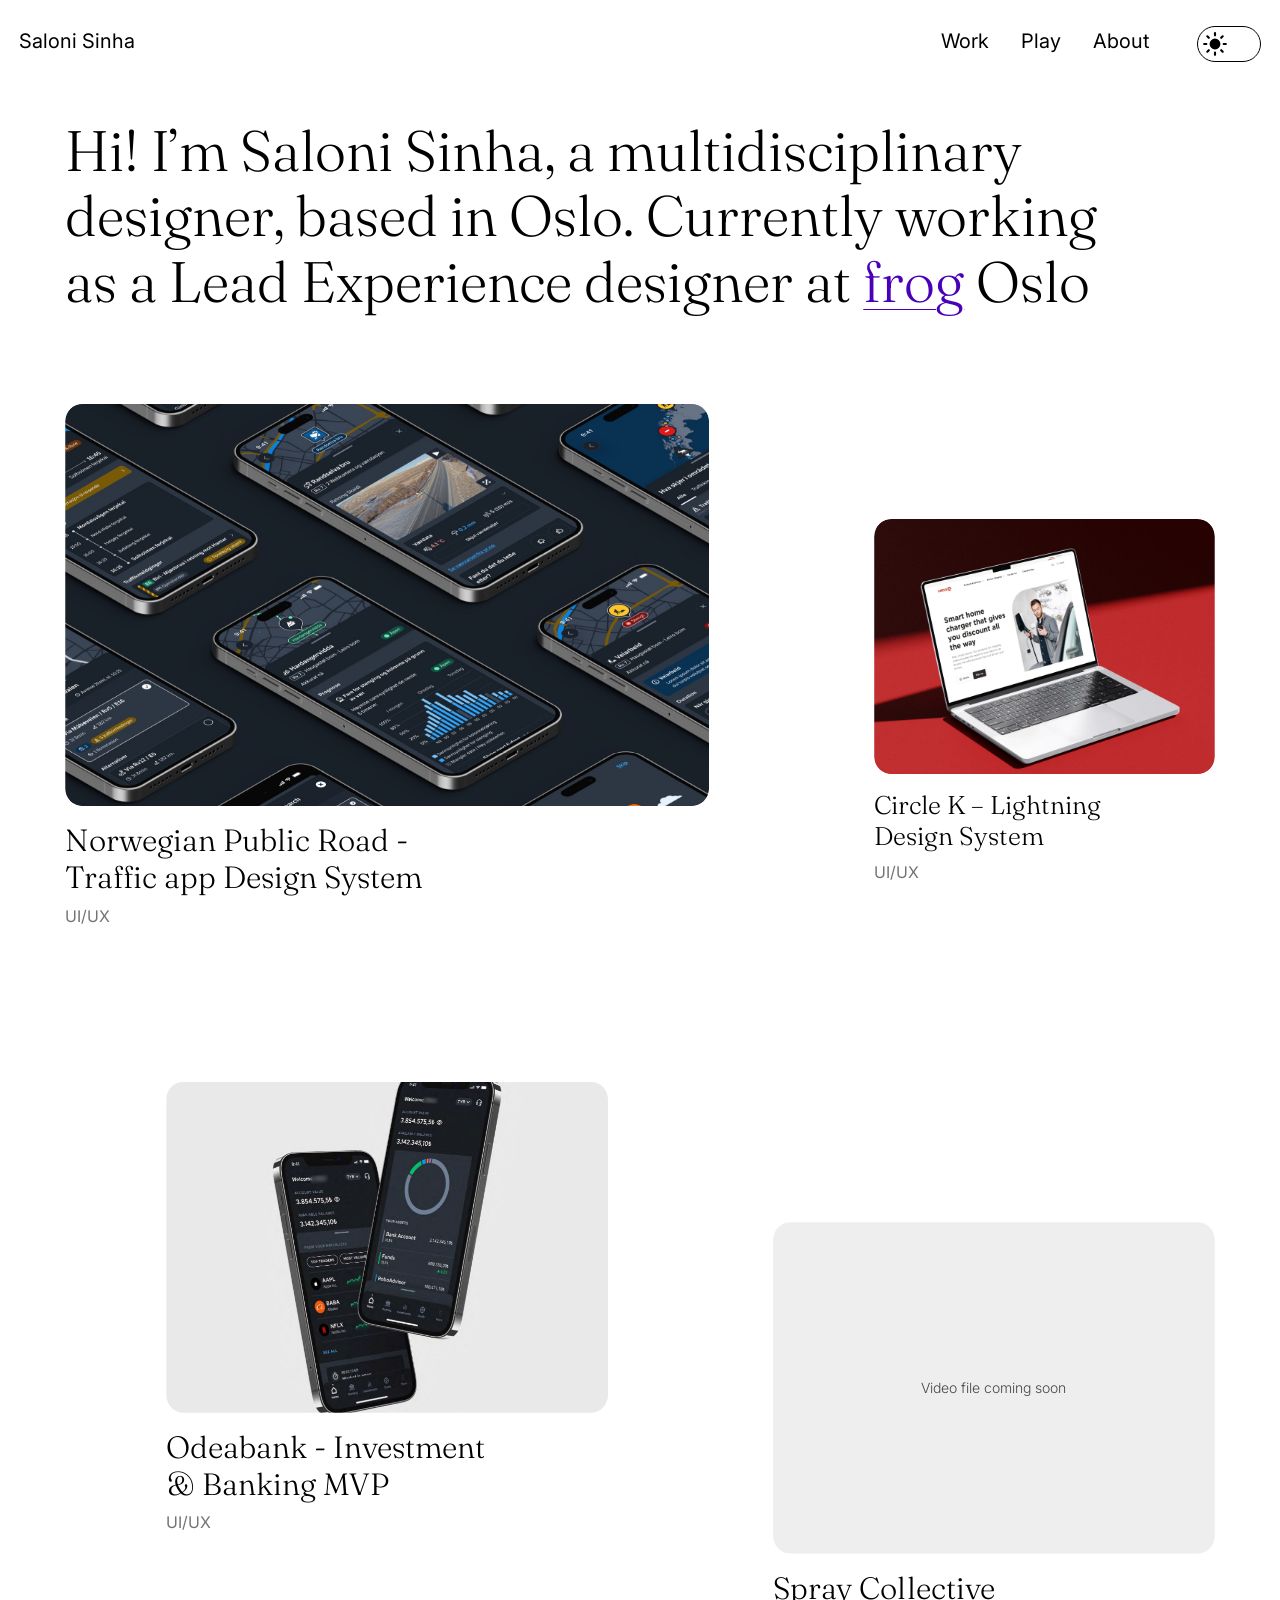
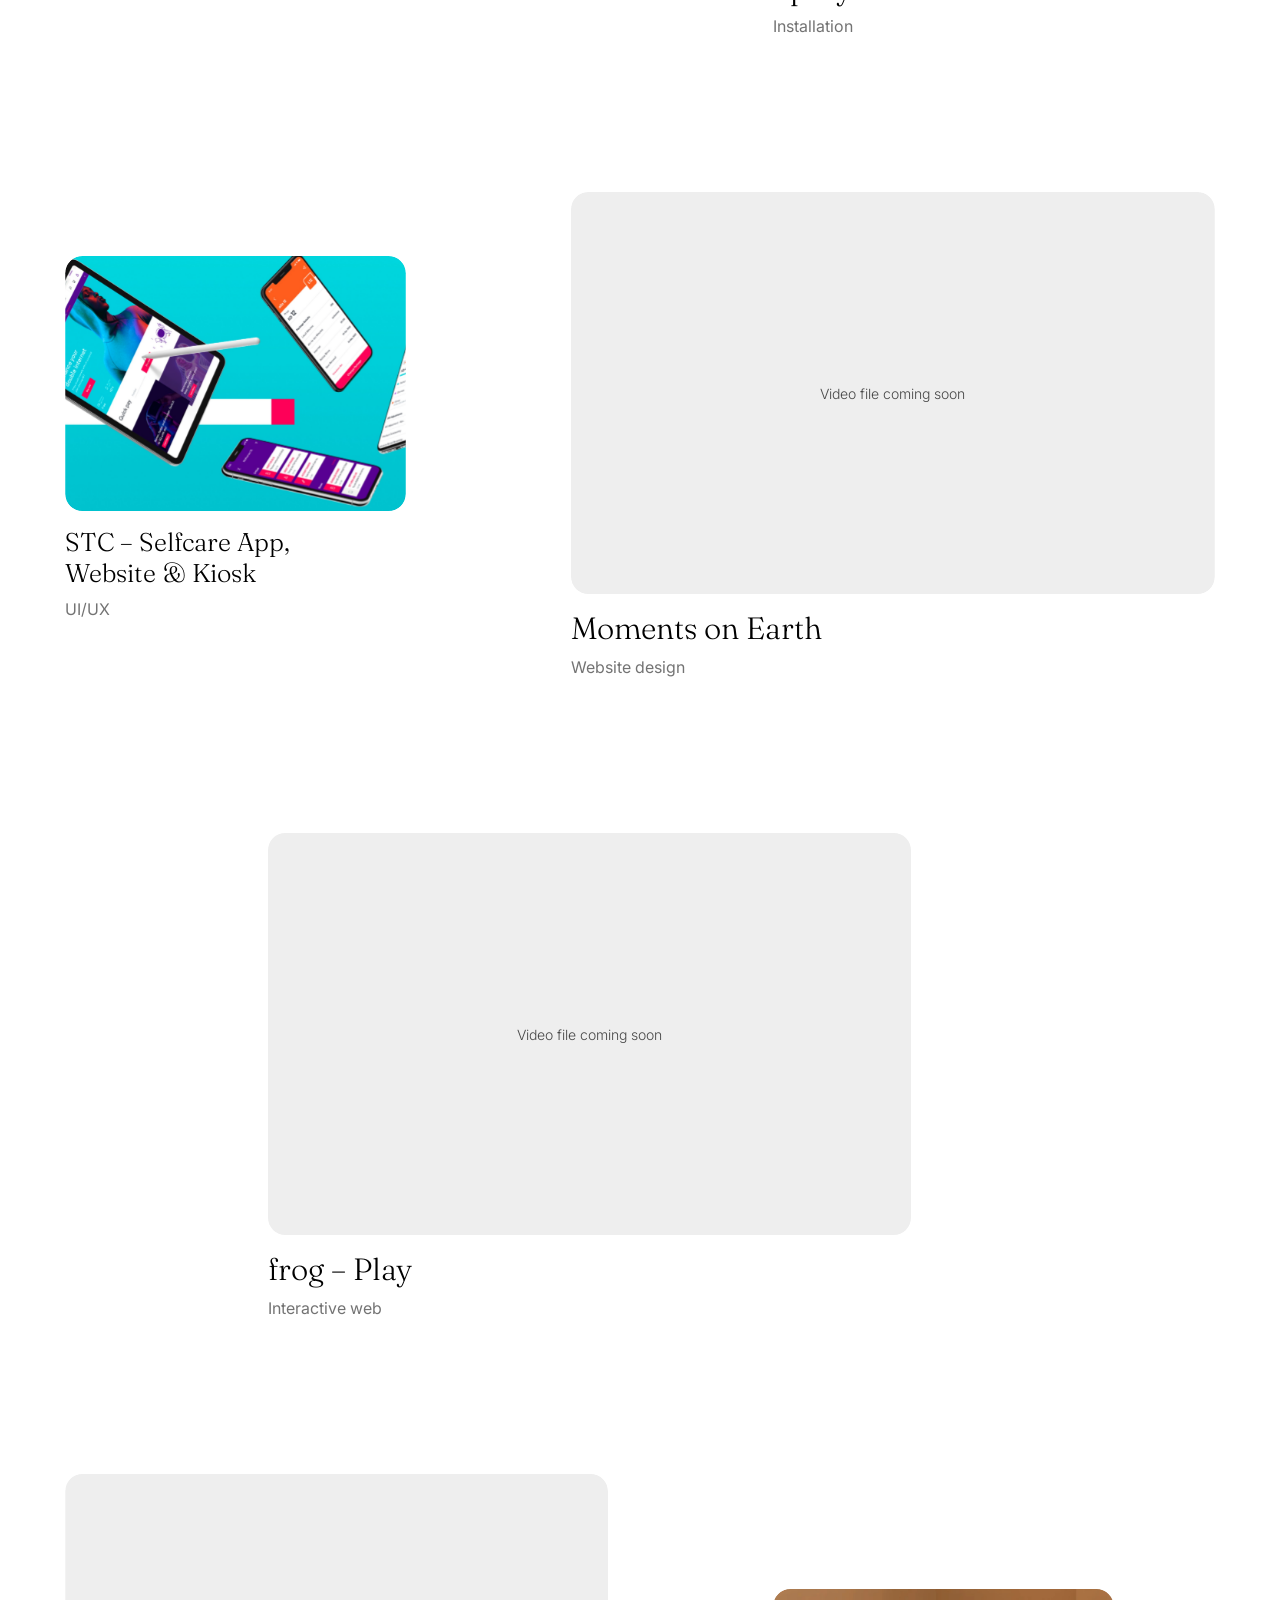
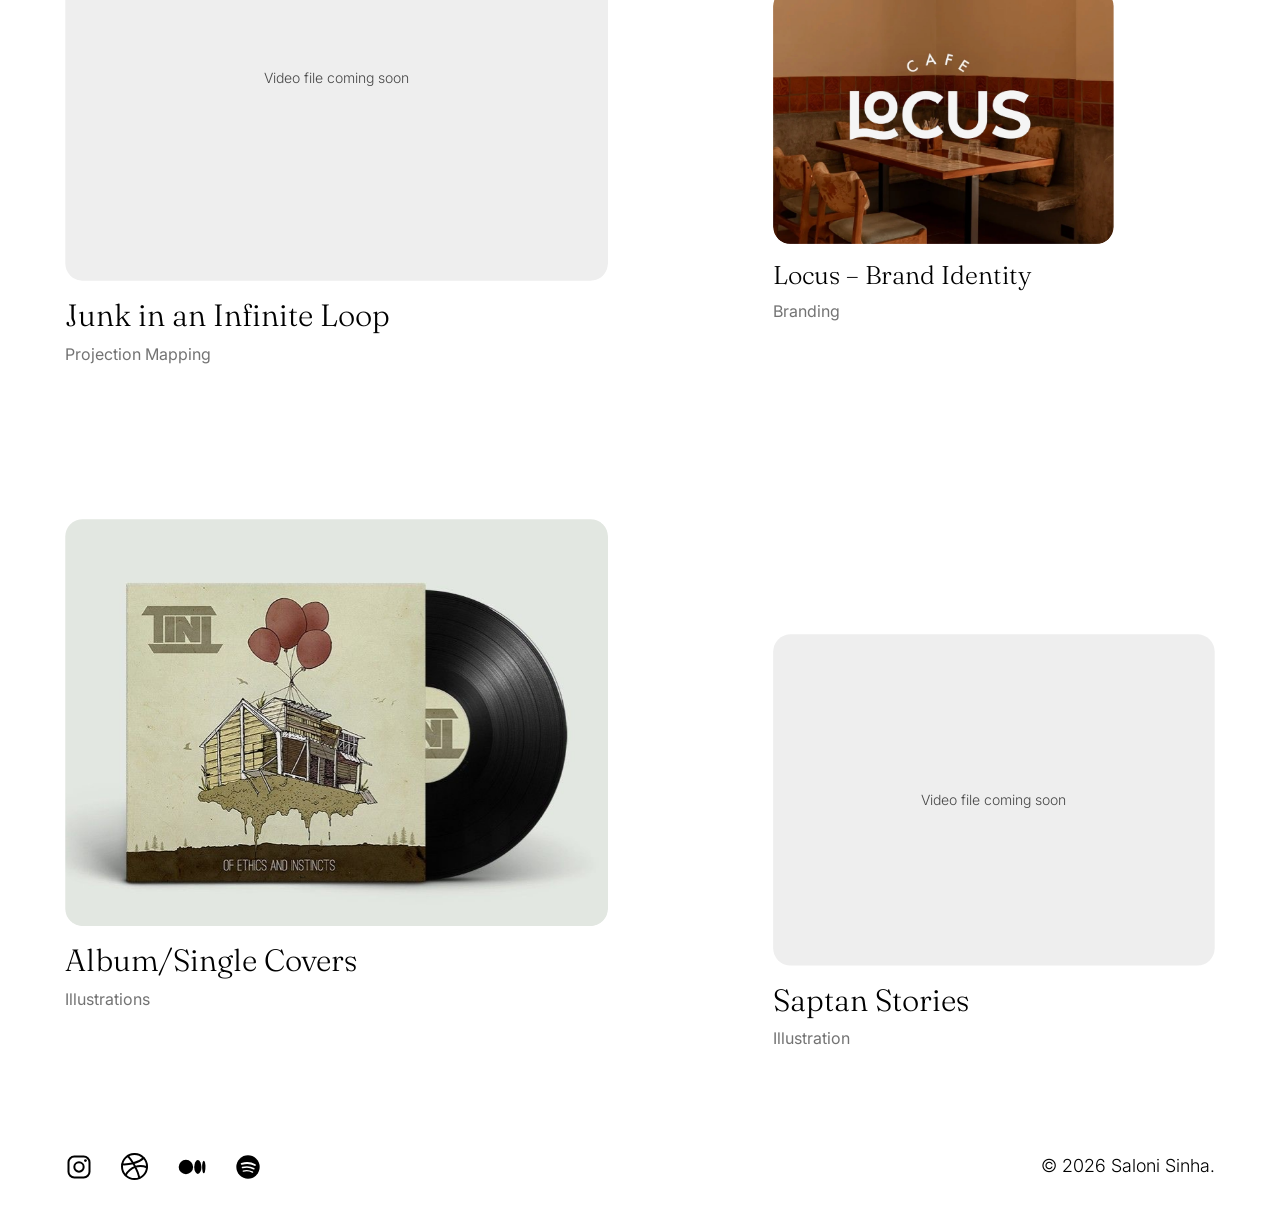
<file: index.html>
<!DOCTYPE html>
<html lang="en">
<head>
  <meta charset="utf-8">
  <meta name="viewport" content="width=device-width, initial-scale=1">
  <title>Saloni Sinha – Multidisciplinary Designer in Oslo</title>
  <meta name="description" content="Portfolio of Saloni Sinha, a multidisciplinary designer and Lead Experience Designer at frog Oslo, working across product, design systems, installations and illustration.">
  <link rel="canonical" href="https://salonisinha.com/">
  <meta property="og:type" content="website">
  <meta property="og:site_name" content="Saloni Sinha">
  <meta property="og:locale" content="en_GB">
  <meta property="og:title" content="Saloni Sinha – Multidisciplinary Designer in Oslo">
  <meta property="og:description" content="Portfolio of Saloni Sinha, a multidisciplinary designer and Lead Experience Designer at frog Oslo, working across product, design systems, installations and illustration.">
  <meta property="og:url" content="https://salonisinha.com/">
  <meta property="og:image" content="https://salonisinha.com/assets/og/home.jpg">
  <meta property="og:image:width" content="1200">
  <meta property="og:image:height" content="630">
  <meta property="og:image:alt" content="Trafikk app screens on a grid of phones, from Saloni Sinha&#x27;s portfolio">
  <meta name="twitter:card" content="summary_large_image">
  <script type="application/ld+json">{"@context": "https://schema.org", "@graph": [{"@type": "WebSite", "@id": "https://salonisinha.com/#website", "url": "https://salonisinha.com/", "name": "Saloni Sinha", "publisher": {"@id": "https://salonisinha.com/#person"}}, {"@type": "Person", "@id": "https://salonisinha.com/#person", "name": "Saloni Sinha", "url": "https://salonisinha.com/", "jobTitle": "Lead Experience Designer", "worksFor": {"@type": "Organization", "name": "frog", "url": "https://www.frog.co/"}, "address": {"@type": "PostalAddress", "addressLocality": "Oslo", "addressCountry": "NO"}, "sameAs": ["https://dribbble.com/salonisinha", "https://medium.com/@saloni.sinha", "https://www.instagram.com/parasighted_saloni", "https://open.spotify.com/artist/5cFTWnOfKohVWJ9EROng08"]}]}</script>
  <link rel="preconnect" href="https://fonts.googleapis.com">
  <link rel="preconnect" href="https://fonts.gstatic.com" crossorigin>
  <link href="https://fonts.googleapis.com/css2?family=Fraunces:opsz,wght,SOFT,WONK@9..144,300..700,0,1&family=Inter:wght@300;400&display=swap" rel="stylesheet">
  <script>
  (function () {
    var d = document.documentElement, t;
    try { t = localStorage.getItem("theme"); } catch (e) {}
    if (!t) t = "light";
    d.dataset.theme = t;
    try { if (sessionStorage.getItem("curtain") && !matchMedia("(prefers-reduced-motion: reduce)").matches) d.classList.add("has-curtain"); sessionStorage.removeItem("curtain"); } catch (e) {}
  })();
</script>
  <link rel="stylesheet" href="styles.css?v=94">
  <script defer src="https://static.cloudflareinsights.com/beacon.min.js" data-cf-beacon='{"token": "35024aeadcce482c80758693d77d9112"}'></script>
</head>
<body>
<div class="page-curtain" aria-hidden="true"><i></i><i></i><i></i><i></i></div>
<div class="page">

  <nav class="nav" aria-label="Main">
    <a href="index.html">Saloni Sinha</a>
    <ul>
      <li><a href="#work">Work</a></li>
      <li><a href="play.html">Play</a></li>
      <li><a href="about.html">About</a></li>
      <li><button class="theme-toggle" type="button" aria-label="Switch to dark mode" aria-pressed="false"><span class="theme-toggle__knob"><svg class="sun" viewBox="0 0 24 24" aria-hidden="true"><circle cx="12" cy="12" r="4"/><path d="M12 2v2M12 20v2M4.9 4.9l1.4 1.4M17.7 17.7l1.4 1.4M2 12h2M20 12h2M4.9 19.1l1.4-1.4M17.7 6.3l1.4-1.4"/></svg><svg class="moon" viewBox="0 0 24 24" aria-hidden="true"><path d="M21 12.8A9 9 0 1 1 11.2 3a7 7 0 0 0 9.8 9.8z"/></svg></span></button></li>
    </ul>
  </nav>

  <h1 class="home-intro serif" data-split data-drift="0.1">Hi! I’m Saloni Sinha, a multidisciplinary designer, based in Oslo. Currently working as a Lead Experience designer at <a class="link" href="https://www.frog.co/" target="_blank" rel="noopener" aria-label="frog">frog</a> Oslo</h1>

  <main class="projects" id="work">
    <a class="project reveal" data-span="8" style="--col: 1 / span 7; --drop: 0" href="case-traffic-app.html">
      <div class="shot__frame"><img src="assets/traffic.jpg" width="2200" height="1237" alt="Traffic app design system"></div>
      <h2 class="serif">Norwegian Public Road - Traffic app Design System</h2>
      <p>UI/UX</p>
    </a>
    <a class="project reveal" data-span="4" style="--col: 9 / span 4; --drop: 9vw" href="case-circle-k.html">
      <div class="shot__frame"><img src="assets/circle-k-tile.jpg" width="2000" height="1500" loading="lazy" alt="The Circle K home charging page on a laptop against a red background"></div>
      <h2 class="serif">Circle K – Lightning Design System</h2>
      <p>UI/UX</p>
    </a>
    <a class="project reveal" data-span="6" style="--col: 2 / span 5; --drop: 0" href="case-odeabank.html">
      <div class="shot__frame"><img src="assets/odeabank-dark-phones.jpg" width="2200" height="1395" loading="lazy" alt="Two phones showing the Odeabank home screen in dark theme"></div>
      <h2 class="serif">Odeabank - Investment &amp; Banking MVP</h2>
      <p>UI/UX</p>
    </a>
    <a class="project reveal" data-span="6" style="--col: 8 / span 5; --drop: 11vw" href="case-spray-collective.html">
      <div class="shot__frame" data-tone="light"><video src="assets/spray/spray-tile.mp4" poster="assets/spray/spray-tile-poster.jpg" width="900" height="900" muted loop playsinline preload="metadata" data-autoplay aria-label="Two visitors painting together on the Spray Collective canvas"></video></div>
      <h2 class="serif">Spray Collective</h2>
      <p>Installation</p>
    </a>
    <a class="project reveal" data-span="4" style="--col: 1 / span 4; --drop: 5vw" href="case-stc.html">
      <div class="shot__frame"><img src="assets/stc.jpg" width="2200" height="1462" loading="lazy" alt="STC selfcare app"></div>
      <h2 class="serif">STC – Selfcare App, Website &amp; Kiosk</h2>
      <p>UI/UX</p>
    </a>
    <a class="project reveal" data-span="8" style="--col: 6 / span 7; --drop: 0" href="https://moments.earth/" target="_blank" rel="noopener" data-cursor="Open website">
      <div class="shot__frame" data-tone="dark"><video src="assets/moments/moments-tile.mp4" poster="assets/moments/moments-tile-poster.jpg" width="960" height="720" muted loop playsinline preload="metadata" data-autoplay aria-label="The Moments on Earth logo over snow falling on a red barn"></video></div>
      <h2 class="serif">Moments on Earth</h2>
      <p>Website design</p>
    </a>
    <a class="project reveal" data-span="8" style="--col: 3 / span 7; --drop: 0" href="case-frog-play.html">
      <div class="shot__frame" data-tone="dark"><video src="assets/frog-play/frog-play-tile.mp4?v=2" poster="assets/frog-play/frog-play-tile-poster.jpg?v=2" width="960" height="720" muted loop playsinline preload="metadata" data-autoplay aria-label="frog’s Play page: windows for Tour de frog, Meet Friedolin, frog Voices and stories on a starry grid"></video></div>
      <h2 class="serif">frog – Play</h2>
      <p>Interactive web</p>
    </a>
    <a class="project reveal" data-span="6" style="--col: 1 / span 6; --drop: 0" href="case-junk-infinite-loop.html">
      <div class="shot__frame"><video src="assets/cases/junk-loop.mp4" poster="assets/cases/junk-loop-poster.jpg" width="1600" height="900" muted loop playsinline preload="metadata" data-autoplay aria-label="Projection mapping loop on the finished junk installation"></video></div>
      <h2 class="serif">Junk in an Infinite Loop</h2>
      <p>Projection Mapping</p>
    </a>
    <a class="project reveal" data-span="4" style="--col: 8 / span 4; --drop: 9vw" href="case-locus.html">
      <div class="shot__frame"><img src="assets/cases/locus-hero.jpg?v=72" width="2400" height="1593" loading="lazy" alt="The Cafe Locus logo over a photo of the cafe, with a wooden table, patterned chairs and terracotta tiles"></div>
      <h2 class="serif">Locus – Brand Identity</h2>
      <p>Branding</p>
    </a>
    <a class="project reveal" data-span="6" style="--col: 1 / span 6; --drop: 0" href="case-album-covers.html">
      <div class="shot__frame"><img src="assets/cases/album-tint.jpg" width="1200" height="678" loading="lazy" alt="Tint’s Of Ethics and Instincts album cover, a house floating on balloons, on a vinyl mockup"></div>
      <h2 class="serif">Album/Single Covers</h2>
      <p>Illustrations</p>
    </a>
    <a class="project reveal" data-span="5" style="--col: 8 / span 5; --drop: 9vw" href="case-saptan-stories.html">
      <div class="shot__frame" data-tone="dark"><video src="assets/cases/saptan-loop.mp4?v=3" poster="assets/cases/saptan-1.jpg" width="800" height="800" muted loop playsinline preload="metadata" data-autoplay aria-label="The seven Saptan Stories illustrations, one after another"></video></div>
      <h2 class="serif">Saptan Stories</h2>
      <p>Illustration</p>
    </a>
  </main>


  <footer class="footer">
    <ul>
      <li><a href="https://www.instagram.com/parasighted_saloni" target="_blank" rel="noopener" aria-label="Instagram"><svg class="icon" viewBox="0 0 28 28" aria-hidden="true" fill="none"><path d="M9.33 3.5h9.34c3.22 0 5.83 2.61 5.83 5.83v9.34c0 3.22-2.61 5.83-5.83 5.83H9.33A5.83 5.83 0 0 1 3.5 18.67V9.33A5.83 5.83 0 0 1 9.33 3.5Z" stroke="currentColor" stroke-width="2"/><path d="M18.67 14a4.67 4.67 0 1 1-9.34 0 4.67 4.67 0 0 1 9.34 0Z" stroke="currentColor" stroke-width="2"/><circle cx="20.42" cy="7.58" r="1.4" fill="currentColor"/></svg></a></li>
      <li><a href="https://dribbble.com/salonisinha" target="_blank" rel="noopener" aria-label="Dribbble"><svg class="icon" viewBox="0 0 24 24" aria-hidden="true" fill="none" stroke="currentColor" stroke-width="1.7" stroke-linecap="round" stroke-linejoin="round"><path d="M22.32 11.58a10.73 10.73 0 1 1-21.47 0 10.73 10.73 0 0 1 21.47 0Z"/><path d="M5.87 2.48c1.75 2.03 3.28 4.16 4.6 6.34m0 0c.62 1.03 1.2 2.06 1.73 3.1m-1.73-3.1c-2.86.73-6.03 1.05-9.27.9m9.27-.9c3.64-.92 6.78-2.5 8.93-4.59m-7.2 7.69c1.64 3.21 2.83 6.44 3.59 9.47m-3.59-9.47c-3.36 1.09-6.21 3.49-8.31 7.13m8.31-7.13c2.99-.97 6.38-.9 10 .25"/></svg></a></li>
      <li><a href="https://medium.com/@saloni.sinha" target="_blank" rel="noopener" aria-label="Medium"><svg class="icon" viewBox="0 0 28 28" aria-hidden="true" fill="currentColor"><ellipse cx="7.93" cy="14" rx="7.23" ry="7.23"/><ellipse cx="19.83" cy="14" rx="3.62" ry="6.88"/><ellipse cx="25.78" cy="14" rx="1.67" ry="6.3"/></svg></a></li>
      <li><a href="https://open.spotify.com/artist/5cFTWnOfKohVWJ9EROng08" target="_blank" rel="noopener" aria-label="Spotify"><svg class="icon" viewBox="0 0 28 28" aria-hidden="true" fill="none"><circle cx="14" cy="14" r="11.67" fill="currentColor"/><g stroke="var(--color-bg)" stroke-linecap="round"><path d="M7.7 10.85c4.32-1.28 9.22-1.05 13.18 1.17" stroke-width="1.8"/><path d="M8.52 14.58c3.73-1.05 7.93-.7 11.31 1.17" stroke-width="1.55"/><path d="M9.33 18.08c3.15-.82 6.3-.47 9.22 1.05" stroke-width="1.4"/></g></svg></a></li>
    </ul>
    <span>© 2026 Saloni Sinha.</span>
  </footer>

</div>

<script src="theme.js?v=75"></script>
<script src="nav.js?v=72"></script>
<script src="motion.js?v=77"></script>
</body>
</html>
</file>
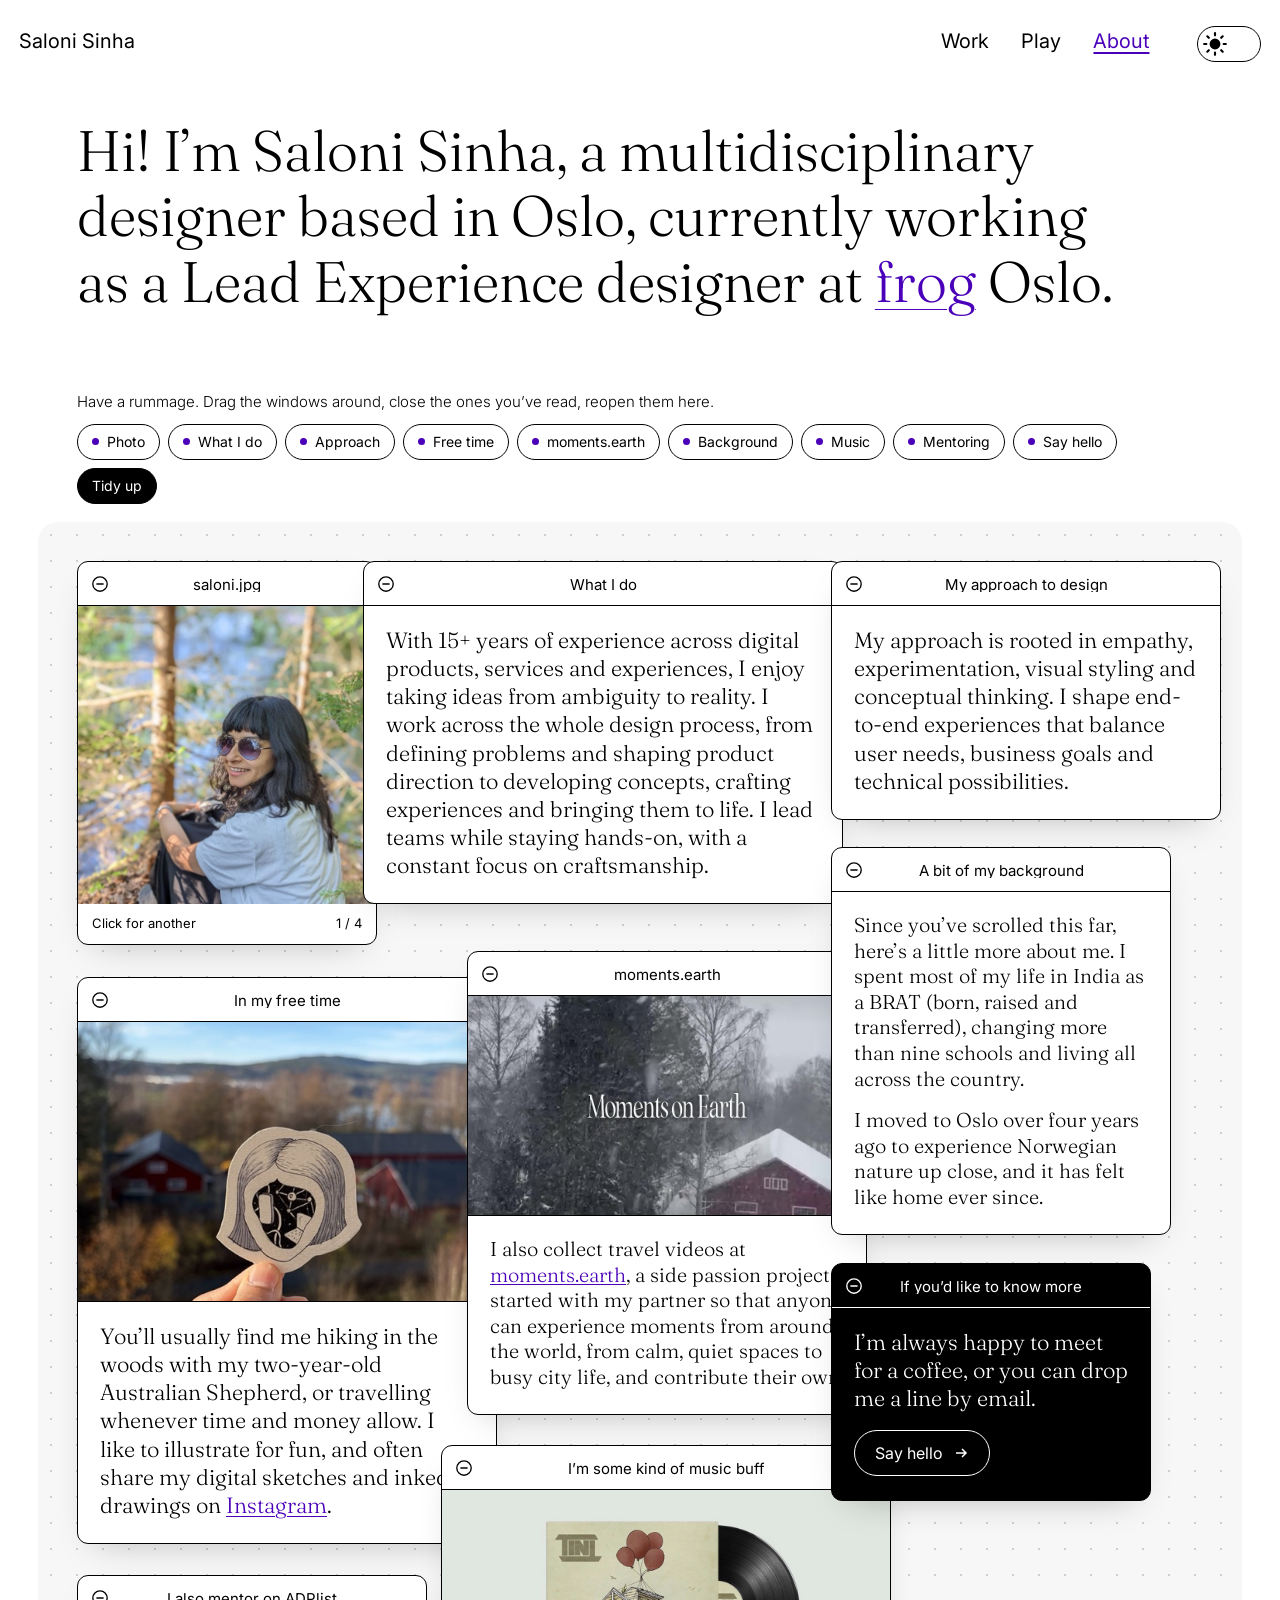
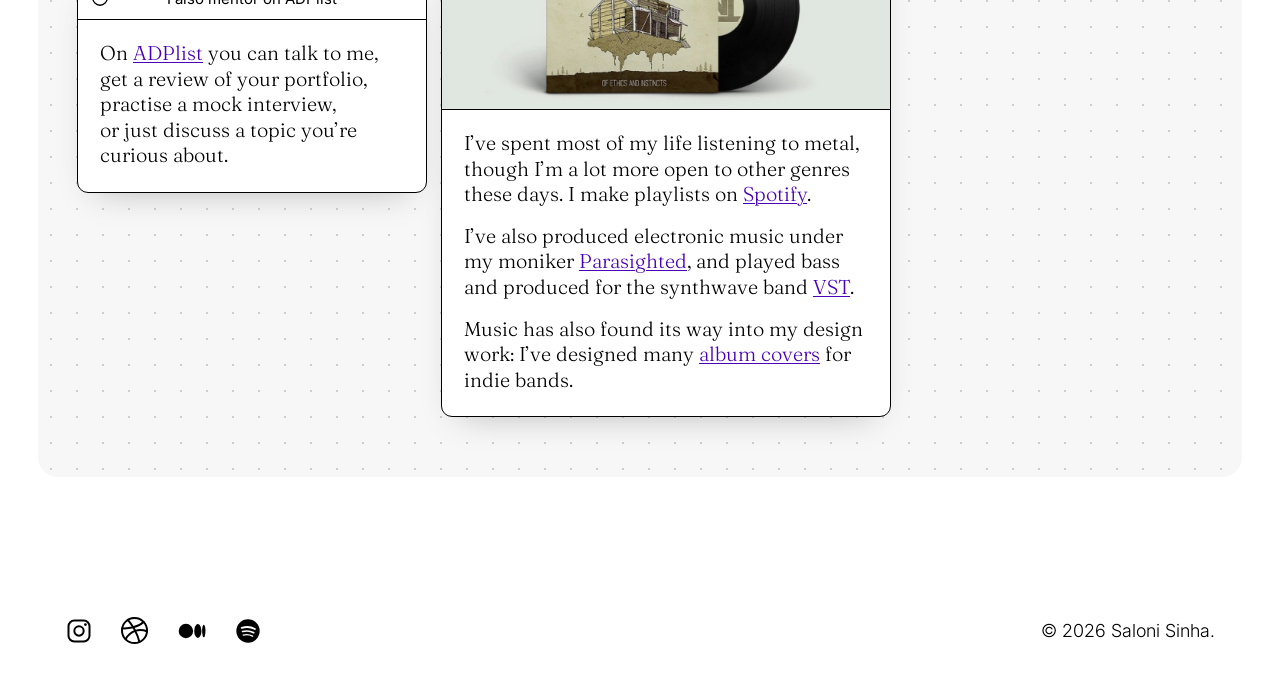
<file: about.html>
<!DOCTYPE html>
<html lang="en">
<head>
  <meta charset="utf-8">
  <meta name="viewport" content="width=device-width, initial-scale=1">
  <title>About – Saloni Sinha</title>
  <meta name="description" content="About Saloni Sinha, multidisciplinary designer based in Oslo, Lead Experience designer at frog.">
  <link rel="canonical" href="https://salonisinha.com/about">
  <meta property="og:type" content="profile">
  <meta property="og:site_name" content="Saloni Sinha">
  <meta property="og:locale" content="en_GB">
  <meta property="og:title" content="About – Saloni Sinha">
  <meta property="og:description" content="About Saloni Sinha, multidisciplinary designer based in Oslo, Lead Experience designer at frog.">
  <meta property="og:url" content="https://salonisinha.com/about">
  <meta property="og:image" content="https://salonisinha.com/assets/og/home.jpg">
  <meta property="og:image:width" content="1200">
  <meta property="og:image:height" content="630">
  <meta property="og:image:alt" content="Trafikk app screens on a grid of phones, from Saloni Sinha&#x27;s portfolio">
  <meta name="twitter:card" content="summary_large_image">
  <script type="application/ld+json">{"@context": "https://schema.org", "@graph": [{"@type": "ProfilePage", "url": "https://salonisinha.com/about", "name": "About – Saloni Sinha", "mainEntity": {"@id": "https://salonisinha.com/#person"}}, {"@type": "Person", "@id": "https://salonisinha.com/#person", "name": "Saloni Sinha", "url": "https://salonisinha.com/", "jobTitle": "Lead Experience Designer", "worksFor": {"@type": "Organization", "name": "frog", "url": "https://www.frog.co/"}, "address": {"@type": "PostalAddress", "addressLocality": "Oslo", "addressCountry": "NO"}, "sameAs": ["https://dribbble.com/salonisinha", "https://medium.com/@saloni.sinha", "https://www.instagram.com/parasighted_saloni", "https://open.spotify.com/artist/5cFTWnOfKohVWJ9EROng08"]}]}</script>
  <link rel="preconnect" href="https://fonts.googleapis.com">
  <link rel="preconnect" href="https://fonts.gstatic.com" crossorigin>
  <link href="https://fonts.googleapis.com/css2?family=Fraunces:opsz,wght,SOFT,WONK@9..144,300..700,0,1&family=Inter:wght@300;400&display=swap" rel="stylesheet">
  <script>
  (function () {
    var d = document.documentElement, t;
    try { t = localStorage.getItem("theme"); } catch (e) {}
    if (!t) t = "light";
    d.dataset.theme = t;
    try { if (sessionStorage.getItem("curtain") && !matchMedia("(prefers-reduced-motion: reduce)").matches) d.classList.add("has-curtain"); sessionStorage.removeItem("curtain"); } catch (e) {}
  })();
</script>
  <link rel="stylesheet" href="styles.css?v=94">
  <link rel="stylesheet" href="about-desk.css?v=9">
  <script defer src="https://static.cloudflareinsights.com/beacon.min.js" data-cf-beacon='{"token": "35024aeadcce482c80758693d77d9112"}'></script>
</head>
<body>
<div class="page-curtain" aria-hidden="true"><i></i><i></i><i></i><i></i></div>
<div class="page">

  <nav class="nav" aria-label="Main">
    <a href="index.html">Saloni Sinha</a>
    <ul>
      <li><a href="index.html#work">Work</a></li>
      <li><a href="play.html">Play</a></li>
      <li><a href="about.html" aria-current="page">About</a></li>
      <li><button class="theme-toggle" type="button" aria-label="Switch to dark mode" aria-pressed="false"><span class="theme-toggle__knob"><svg class="sun" viewBox="0 0 24 24" aria-hidden="true"><circle cx="12" cy="12" r="4"/><path d="M12 2v2M12 20v2M4.9 4.9l1.4 1.4M17.7 17.7l1.4 1.4M2 12h2M20 12h2M4.9 19.1l1.4-1.4M17.7 6.3l1.4-1.4"/></svg><svg class="moon" viewBox="0 0 24 24" aria-hidden="true"><path d="M21 12.8A9 9 0 1 1 11.2 3a7 7 0 0 0 9.8 9.8z"/></svg></span></button></li>
    </ul>
  </nav>

  <main class="about-desk">

    <h1 class="about-desk__intro serif">Hi! I’m Saloni Sinha, a multidisciplinary designer based in Oslo, currently working as a Lead Experience designer at <a class="link" href="https://www.frog.co/" target="_blank" rel="noopener">frog</a> Oslo.</h1>

    <div class="desk-bar">
      <p class="desk-bar__hint">Have a rummage. Drag the windows around, close the ones you’ve read, reopen them here.</p>
      <div class="desk-chips" aria-label="Windows"></div>
    </div>

    <div class="desk-wrap">
      <div class="desk">

        <section class="win" data-win="me" data-label="Photo" style="width: 300px" aria-labelledby="w-me">
          <header class="win__bar"><button class="win__btn" type="button" aria-label="Close photo window"><svg viewBox="0 0 20 20" fill="none" stroke="currentColor" stroke-width="1.5" aria-hidden="true"><circle cx="10" cy="10" r="8"/><path d="M6 10h8"/></svg></button><h2 class="win__title" id="w-me">saloni.jpg</h2><span></span></header>
          <button class="win__photo" type="button" aria-label="Show another photo of Saloni" data-faces="assets/about/photo-4.jpg,assets/about/photo-1.jpg,assets/about/photo-2.jpg,assets/about/photo-3.jpg"><img src="assets/about/photo-4.jpg" width="600" height="800" alt="Saloni Sinha"></button>
          <div class="win__cap"><span>Click for another</span><span><span data-photo-num>1</span> / 4</span></div>
        </section>

        <section class="win" data-win="what" data-label="What I do" style="width: 480px" aria-labelledby="w-what">
          <header class="win__bar"><button class="win__btn" type="button" aria-label="Close What I do"><svg viewBox="0 0 20 20" fill="none" stroke="currentColor" stroke-width="1.5" aria-hidden="true"><circle cx="10" cy="10" r="8"/><path d="M6 10h8"/></svg></button><h2 class="win__title" id="w-what">What I do</h2><span></span></header>
          <div class="win__body serif"><p>With 15+ years of experience across digital products, services and experiences, I enjoy taking ideas from ambiguity to reality. I work across the whole design process, from defining problems and shaping product direction to developing concepts, crafting experiences and bringing them to life. I lead teams while staying hands-on, with a constant focus on craftsmanship.</p></div>
        </section>

        <section class="win" data-win="approach" data-label="Approach" style="width: 390px" aria-labelledby="w-approach">
          <header class="win__bar"><button class="win__btn" type="button" aria-label="Close My approach to design"><svg viewBox="0 0 20 20" fill="none" stroke="currentColor" stroke-width="1.5" aria-hidden="true"><circle cx="10" cy="10" r="8"/><path d="M6 10h8"/></svg></button><h2 class="win__title" id="w-approach">My approach to design</h2><span></span></header>
          <div class="win__body serif"><p>My approach is rooted in empathy, experimentation, visual styling and conceptual thinking. I shape end-to-end experiences that balance user needs, business goals and technical possibilities.</p></div>
        </section>

        <section class="win" data-win="free" data-label="Free time" style="width: 420px" aria-labelledby="w-free">
          <header class="win__bar"><button class="win__btn" type="button" aria-label="Close In my free time"><svg viewBox="0 0 20 20" fill="none" stroke="currentColor" stroke-width="1.5" aria-hidden="true"><circle cx="10" cy="10" r="8"/><path d="M6 10h8"/></svg></button><h2 class="win__title" id="w-free">In my free time</h2><span></span></header>
          <video class="win__img" src="assets/about/stickers.mp4" poster="assets/about/stickers-poster.jpg" width="540" height="720" muted loop playsinline preload="metadata" data-autoplay aria-label="Saloni’s illustrated stickers held up one by one against an autumn landscape" style="height: 280px"></video>
          <div class="win__body serif"><p>You’ll usually find me hiking in the woods with my two-year-old Australian Shepherd, or travelling whenever time and money allow. I like to illustrate for fun, and often share my digital sketches and inked drawings on <a href="https://www.instagram.com/parasighted_saloni" target="_blank" rel="noopener">Instagram</a>.</p></div>
        </section>

        <section class="win" data-win="moments" data-label="moments.earth" style="width: 400px" aria-labelledby="w-moments">
          <header class="win__bar"><button class="win__btn" type="button" aria-label="Close moments.earth"><svg viewBox="0 0 20 20" fill="none" stroke="currentColor" stroke-width="1.5" aria-hidden="true"><circle cx="10" cy="10" r="8"/><path d="M6 10h8"/></svg></button><h2 class="win__title" id="w-moments">moments.earth</h2><span></span></header>
          <video class="win__img" src="assets/moments/moments-tile.mp4" poster="assets/moments/moments-tile-poster.jpg" width="960" height="720" muted loop playsinline preload="metadata" data-autoplay aria-label="The moments.earth logo over snow falling on a red barn" style="height: 220px"></video>
          <div class="win__body win__body--sm serif"><p>I also collect travel videos at <a href="https://moments.earth/" target="_blank" rel="noopener">moments.earth</a>, a side passion project I started with my partner so that anyone can experience moments from around the world, from calm, quiet spaces to busy city life, and contribute their own.</p></div>
        </section>

        <section class="win" data-win="background" data-label="Background" style="width: 340px" aria-labelledby="w-background">
          <header class="win__bar"><button class="win__btn" type="button" aria-label="Close A bit of my background"><svg viewBox="0 0 20 20" fill="none" stroke="currentColor" stroke-width="1.5" aria-hidden="true"><circle cx="10" cy="10" r="8"/><path d="M6 10h8"/></svg></button><h2 class="win__title" id="w-background">A bit of my background</h2><span></span></header>
          <div class="win__body win__body--sm serif"><p>Since you’ve scrolled this far, here’s a little more about me. I spent most of my life in India as a BRAT (born, raised and transferred), changing more than nine schools and living all across the country.</p><p>I moved to Oslo over four years ago to experience Norwegian nature up close, and it has felt like home ever since.</p></div>
        </section>

        <section class="win" data-win="music" data-label="Music" style="width: 450px" aria-labelledby="w-music">
          <header class="win__bar"><button class="win__btn" type="button" aria-label="Close I’m some kind of music buff"><svg viewBox="0 0 20 20" fill="none" stroke="currentColor" stroke-width="1.5" aria-hidden="true"><circle cx="10" cy="10" r="8"/><path d="M6 10h8"/></svg></button><h2 class="win__title" id="w-music">I’m some kind of music buff</h2><span></span></header>
          <img class="win__img" src="assets/album-covers.jpg" width="1170" height="652" alt="Album covers designed by Saloni" style="height: 220px">
          <div class="win__body win__body--sm serif"><p>I’ve spent most of my life listening to metal, though I’m a lot more open to other genres these days. I make playlists on <a href="https://open.spotify.com/playlist/4jeV14fPSFh2oO0NRFK1F2" target="_blank" rel="noopener">Spotify</a>.</p><p>I’ve also produced electronic music under my moniker <a href="https://open.spotify.com/artist/5cFTWnOfKohVWJ9EROng08" target="_blank" rel="noopener">Parasighted</a>, and played bass and produced for the synthwave band <a href="https://open.spotify.com/artist/5yFUVROvHboqe5n03Jk1ED" target="_blank" rel="noopener">VST</a>.</p><p>Music has also found its way into my design work: I’ve designed many <a href="case-album-covers.html">album covers</a> for indie bands.</p></div>
        </section>

        <section class="win" data-win="mentor" data-label="Mentoring" style="width: 350px" aria-labelledby="w-mentor">
          <header class="win__bar"><button class="win__btn" type="button" aria-label="Close I also mentor on ADPlist"><svg viewBox="0 0 20 20" fill="none" stroke="currentColor" stroke-width="1.5" aria-hidden="true"><circle cx="10" cy="10" r="8"/><path d="M6 10h8"/></svg></button><h2 class="win__title" id="w-mentor">I also mentor on ADPlist</h2><span></span></header>
          <div class="win__body win__body--sm serif"><p>On <a href="https://adplist.org/mentors/saloni-sinha" target="_blank" rel="noopener">ADPlist</a> you can talk to me, get a review of your portfolio, practise a mock interview, or just discuss a topic you’re curious about.</p></div>
        </section>

        <section class="win win--note" data-win="contact" data-label="Say hello" style="width: 320px" aria-labelledby="w-contact">
          <header class="win__bar"><button class="win__btn" type="button" aria-label="Close If you’d like to know more"><svg viewBox="0 0 20 20" fill="none" stroke="currentColor" stroke-width="1.5" aria-hidden="true"><circle cx="10" cy="10" r="8"/><path d="M6 10h8"/></svg></button><h2 class="win__title" id="w-contact">If you’d like to know more</h2><span></span></header>
          <div class="win__body serif"><p>I’m always happy to meet for a coffee, or you can drop me a line by email.</p><a class="win__cta" href="mailto:postsalonisinha@gmail.com">Say hello <svg width="16" height="16" viewBox="0 0 16 16" fill="none" stroke="currentColor" stroke-width="1.5" aria-hidden="true"><path d="M3 8h10M9 4l4 4-4 4"/></svg></a></div>
        </section>

      </div>
    </div>

  </main>

  <footer class="footer">
    <ul>
      <li><a href="https://www.instagram.com/parasighted_saloni" target="_blank" rel="noopener" aria-label="Instagram"><svg class="icon" viewBox="0 0 28 28" aria-hidden="true" fill="none"><path d="M9.33 3.5h9.34c3.22 0 5.83 2.61 5.83 5.83v9.34c0 3.22-2.61 5.83-5.83 5.83H9.33A5.83 5.83 0 0 1 3.5 18.67V9.33A5.83 5.83 0 0 1 9.33 3.5Z" stroke="currentColor" stroke-width="2"/><path d="M18.67 14a4.67 4.67 0 1 1-9.34 0 4.67 4.67 0 0 1 9.34 0Z" stroke="currentColor" stroke-width="2"/><circle cx="20.42" cy="7.58" r="1.4" fill="currentColor"/></svg></a></li>
      <li><a href="https://dribbble.com/salonisinha" target="_blank" rel="noopener" aria-label="Dribbble"><svg class="icon" viewBox="0 0 24 24" aria-hidden="true" fill="none" stroke="currentColor" stroke-width="1.7" stroke-linecap="round" stroke-linejoin="round"><path d="M22.32 11.58a10.73 10.73 0 1 1-21.47 0 10.73 10.73 0 0 1 21.47 0Z"/><path d="M5.87 2.48c1.75 2.03 3.28 4.16 4.6 6.34m0 0c.62 1.03 1.2 2.06 1.73 3.1m-1.73-3.1c-2.86.73-6.03 1.05-9.27.9m9.27-.9c3.64-.92 6.78-2.5 8.93-4.59m-7.2 7.69c1.64 3.21 2.83 6.44 3.59 9.47m-3.59-9.47c-3.36 1.09-6.21 3.49-8.31 7.13m8.31-7.13c2.99-.97 6.38-.9 10 .25"/></svg></a></li>
      <li><a href="https://medium.com/@saloni.sinha" target="_blank" rel="noopener" aria-label="Medium"><svg class="icon" viewBox="0 0 28 28" aria-hidden="true" fill="currentColor"><ellipse cx="7.93" cy="14" rx="7.23" ry="7.23"/><ellipse cx="19.83" cy="14" rx="3.62" ry="6.88"/><ellipse cx="25.78" cy="14" rx="1.67" ry="6.3"/></svg></a></li>
      <li><a href="https://open.spotify.com/artist/5cFTWnOfKohVWJ9EROng08" target="_blank" rel="noopener" aria-label="Spotify"><svg class="icon" viewBox="0 0 28 28" aria-hidden="true" fill="none"><circle cx="14" cy="14" r="11.67" fill="currentColor"/><g stroke="var(--color-bg)" stroke-linecap="round"><path d="M7.7 10.85c4.32-1.28 9.22-1.05 13.18 1.17" stroke-width="1.8"/><path d="M8.52 14.58c3.73-1.05 7.93-.7 11.31 1.17" stroke-width="1.55"/><path d="M9.33 18.08c3.15-.82 6.3-.47 9.22 1.05" stroke-width="1.4"/></g></svg></a></li>
    </ul>
    <span>© 2026 Saloni Sinha.</span>
  </footer>

</div>

<script src="theme.js?v=75"></script>
<script src="nav.js?v=72"></script>
<script src="motion.js?v=77"></script>
<script src="about-desk.js?v=7"></script>
</body>
</html>
</file>
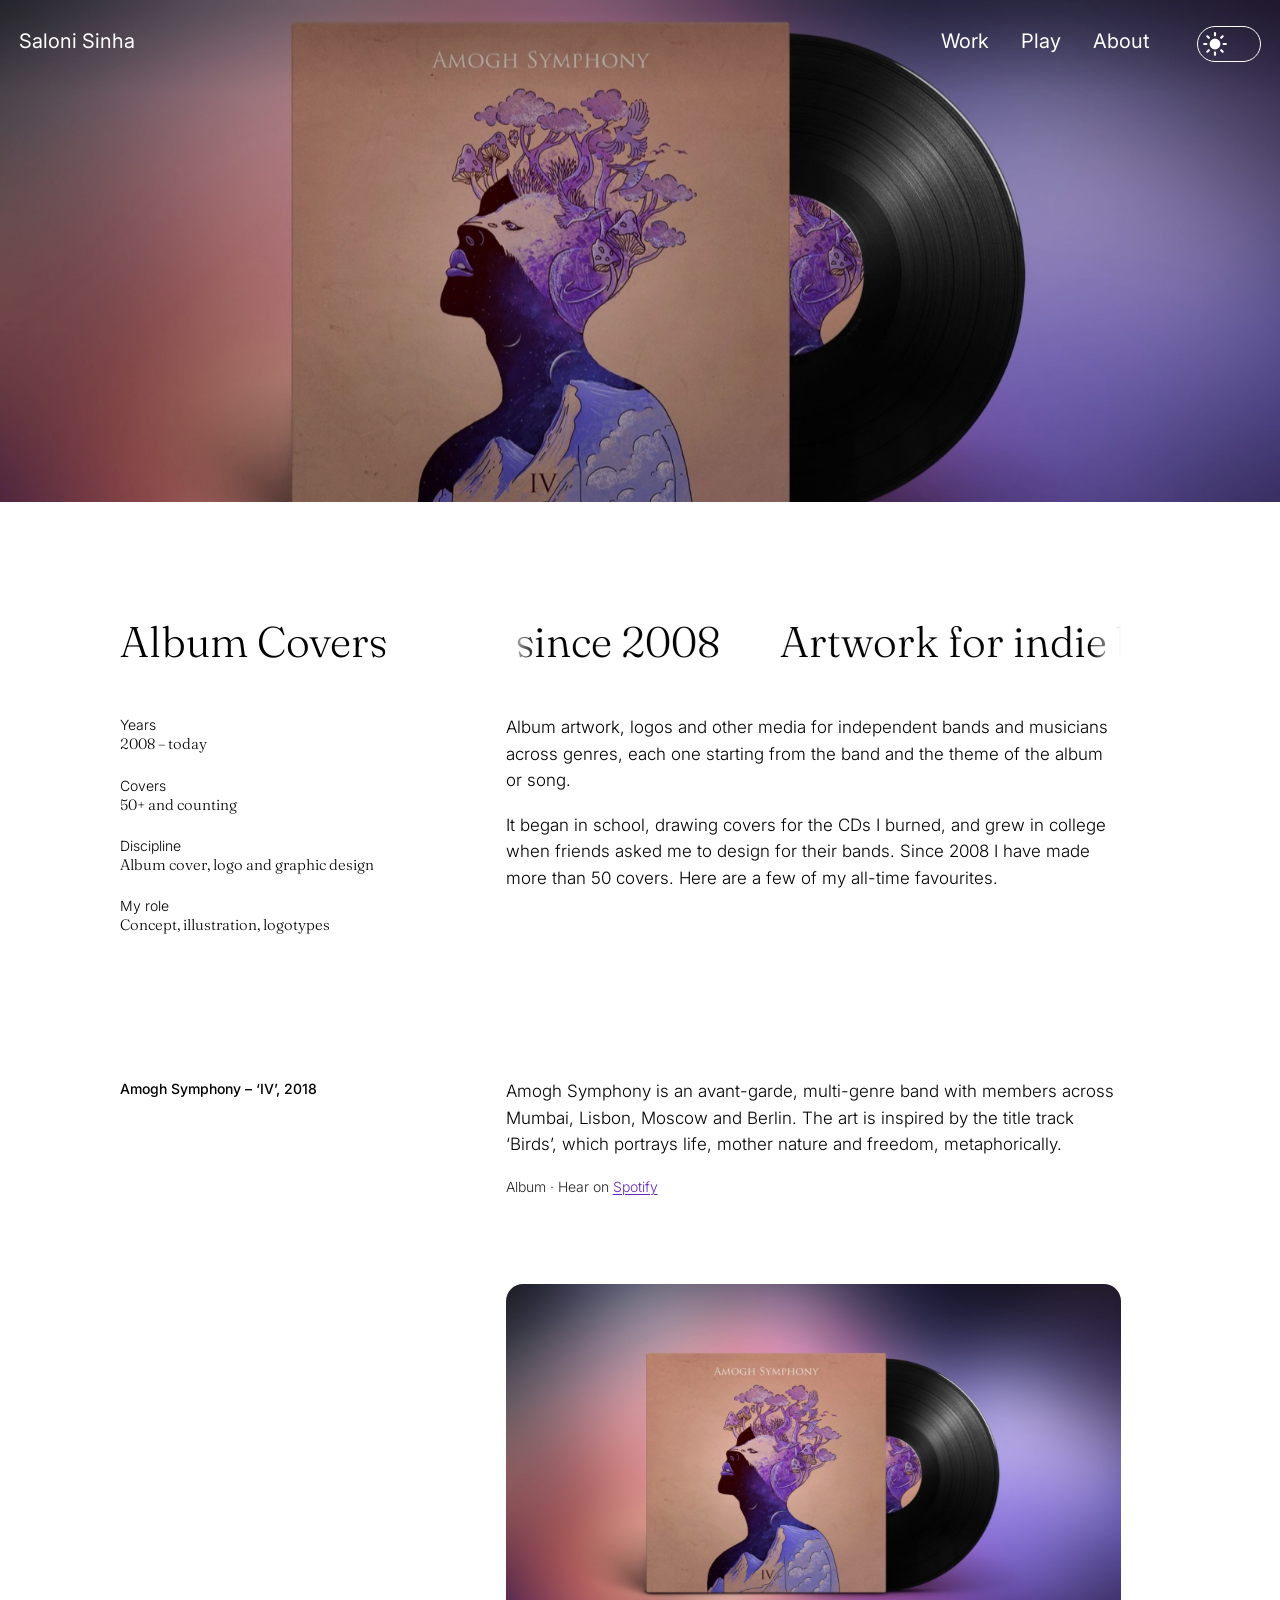
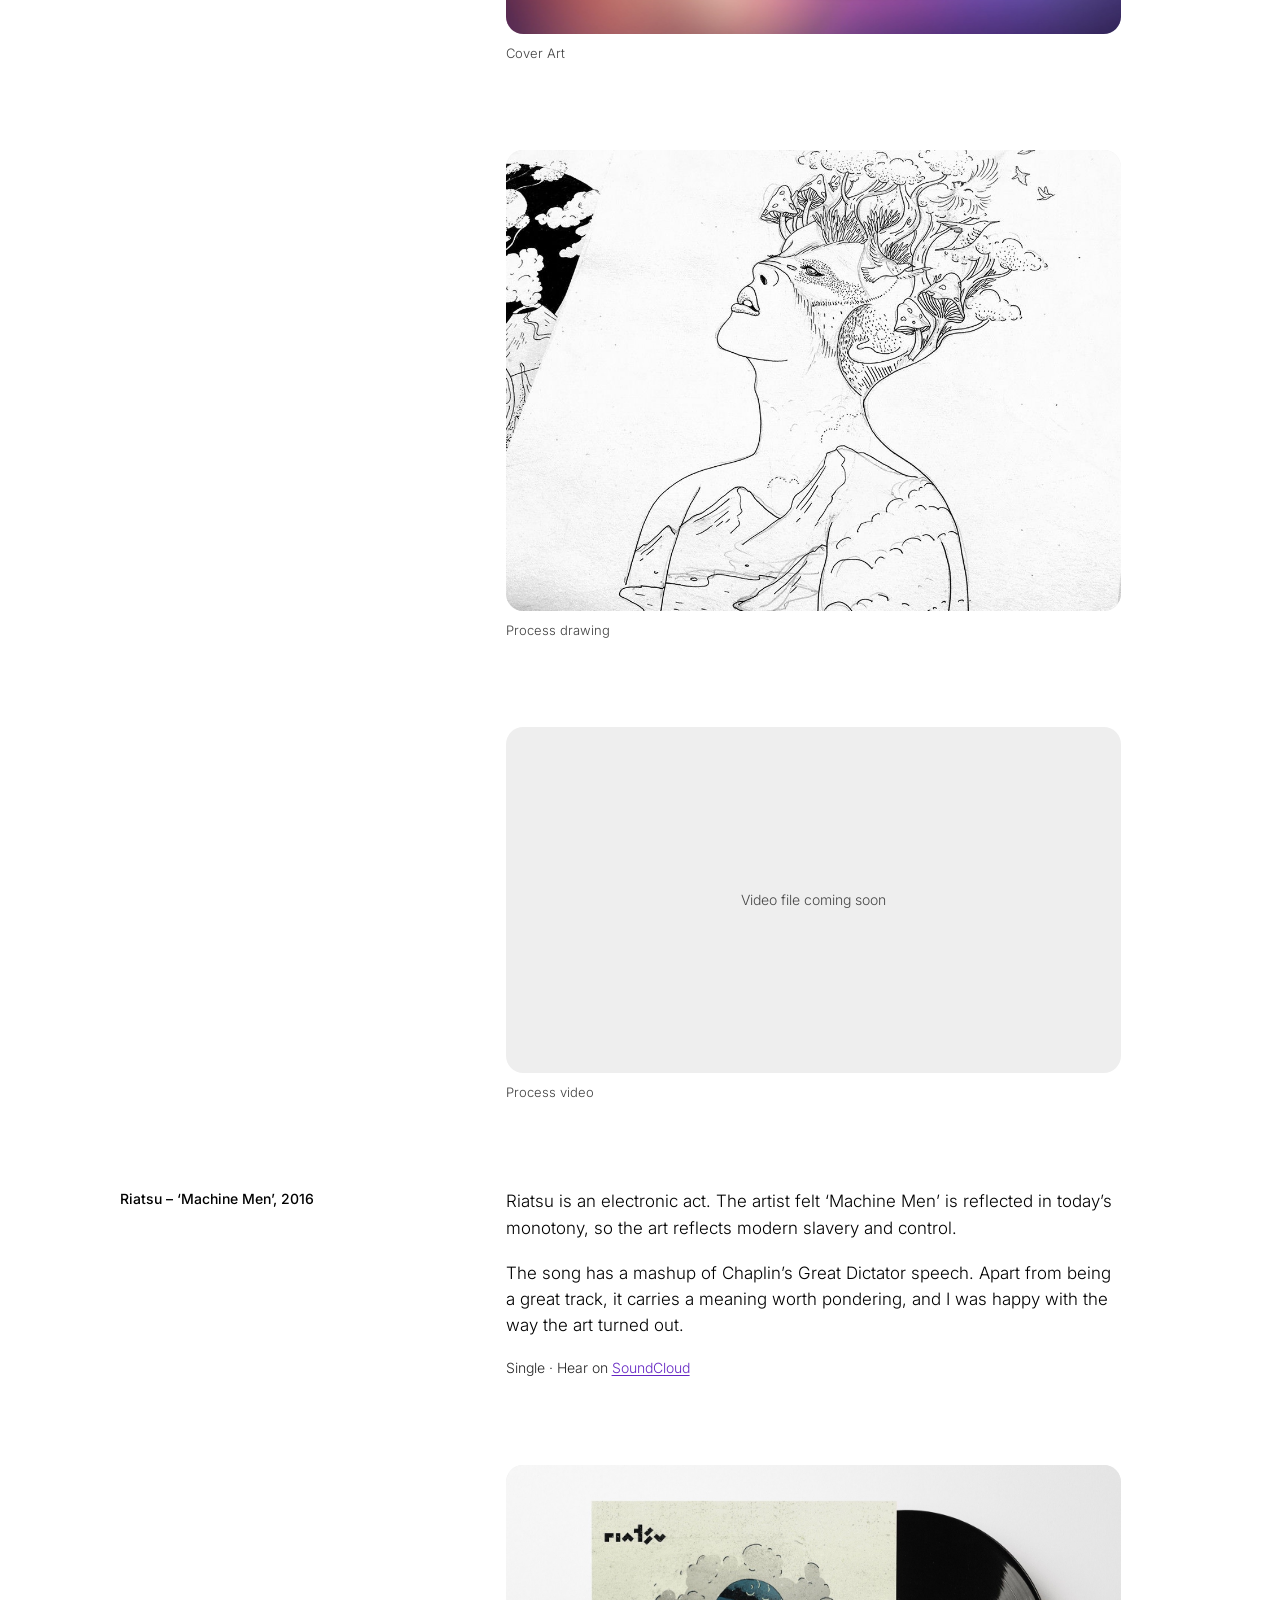
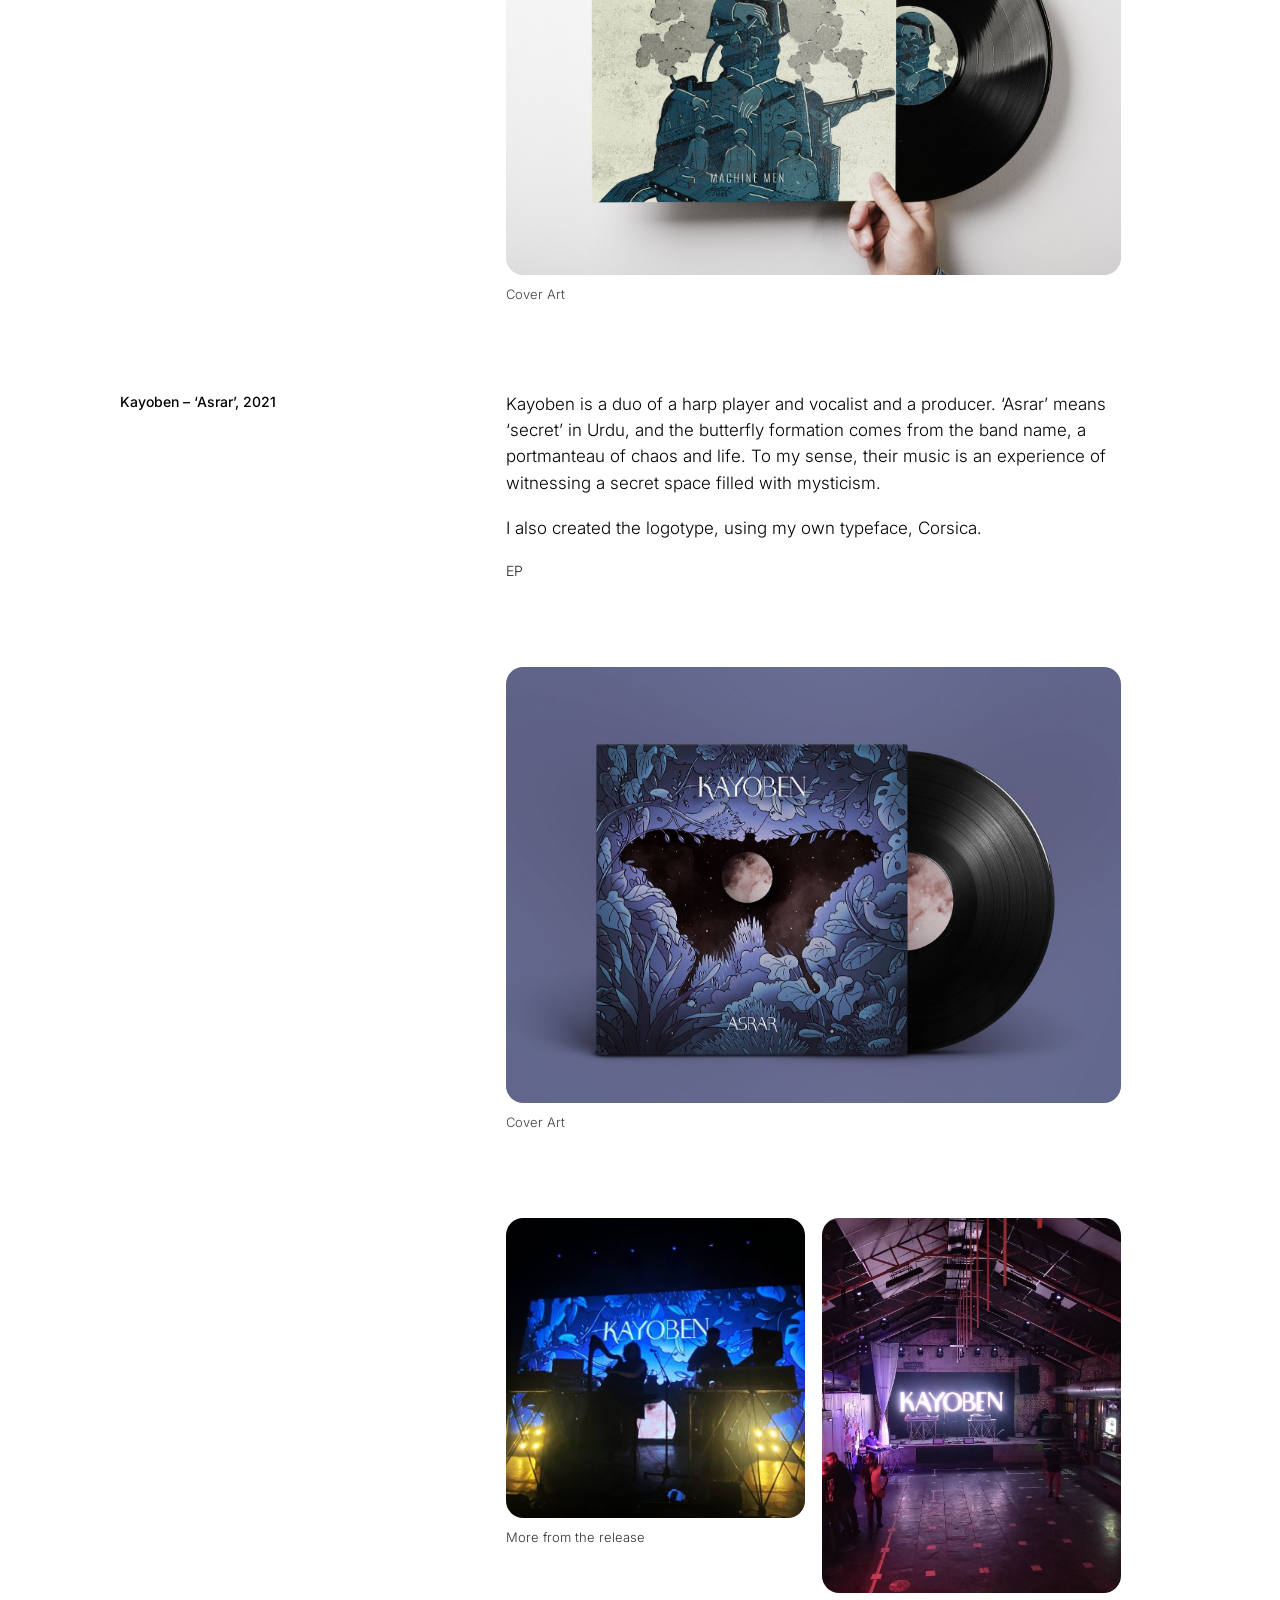
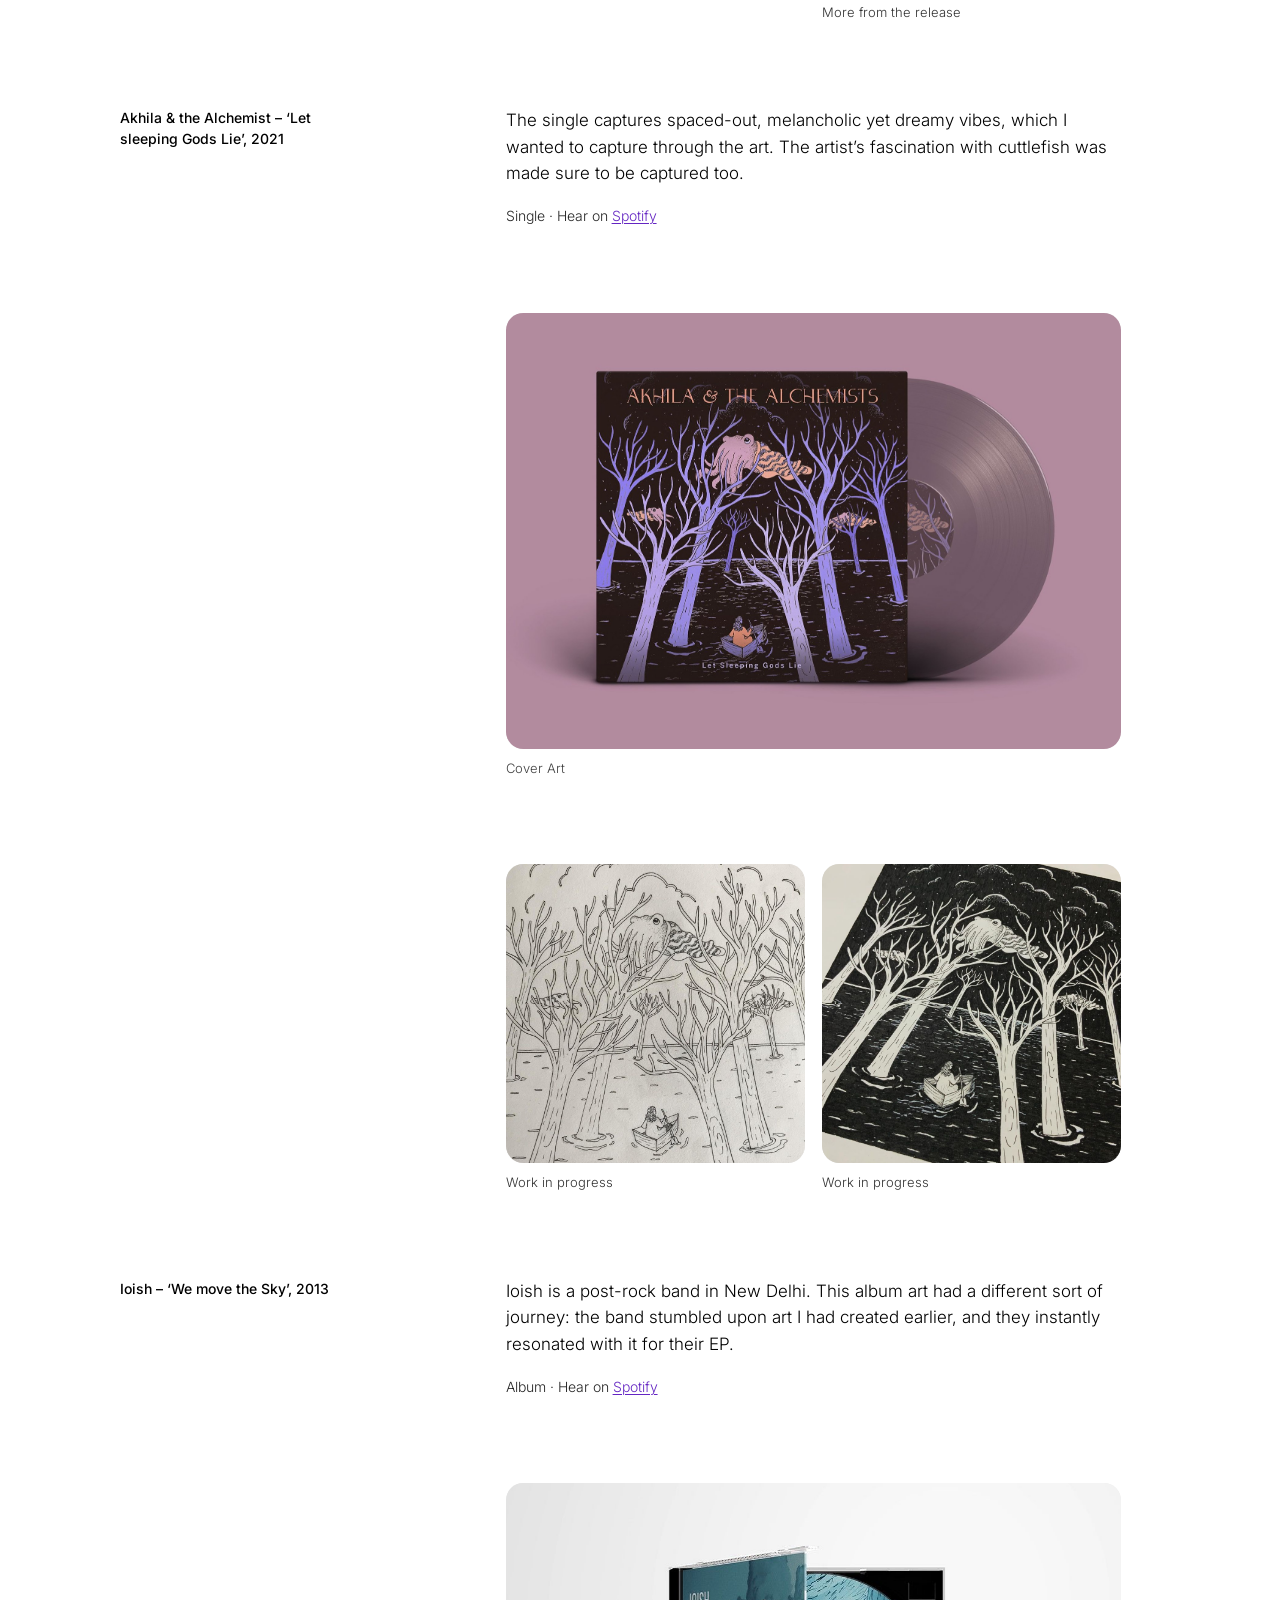
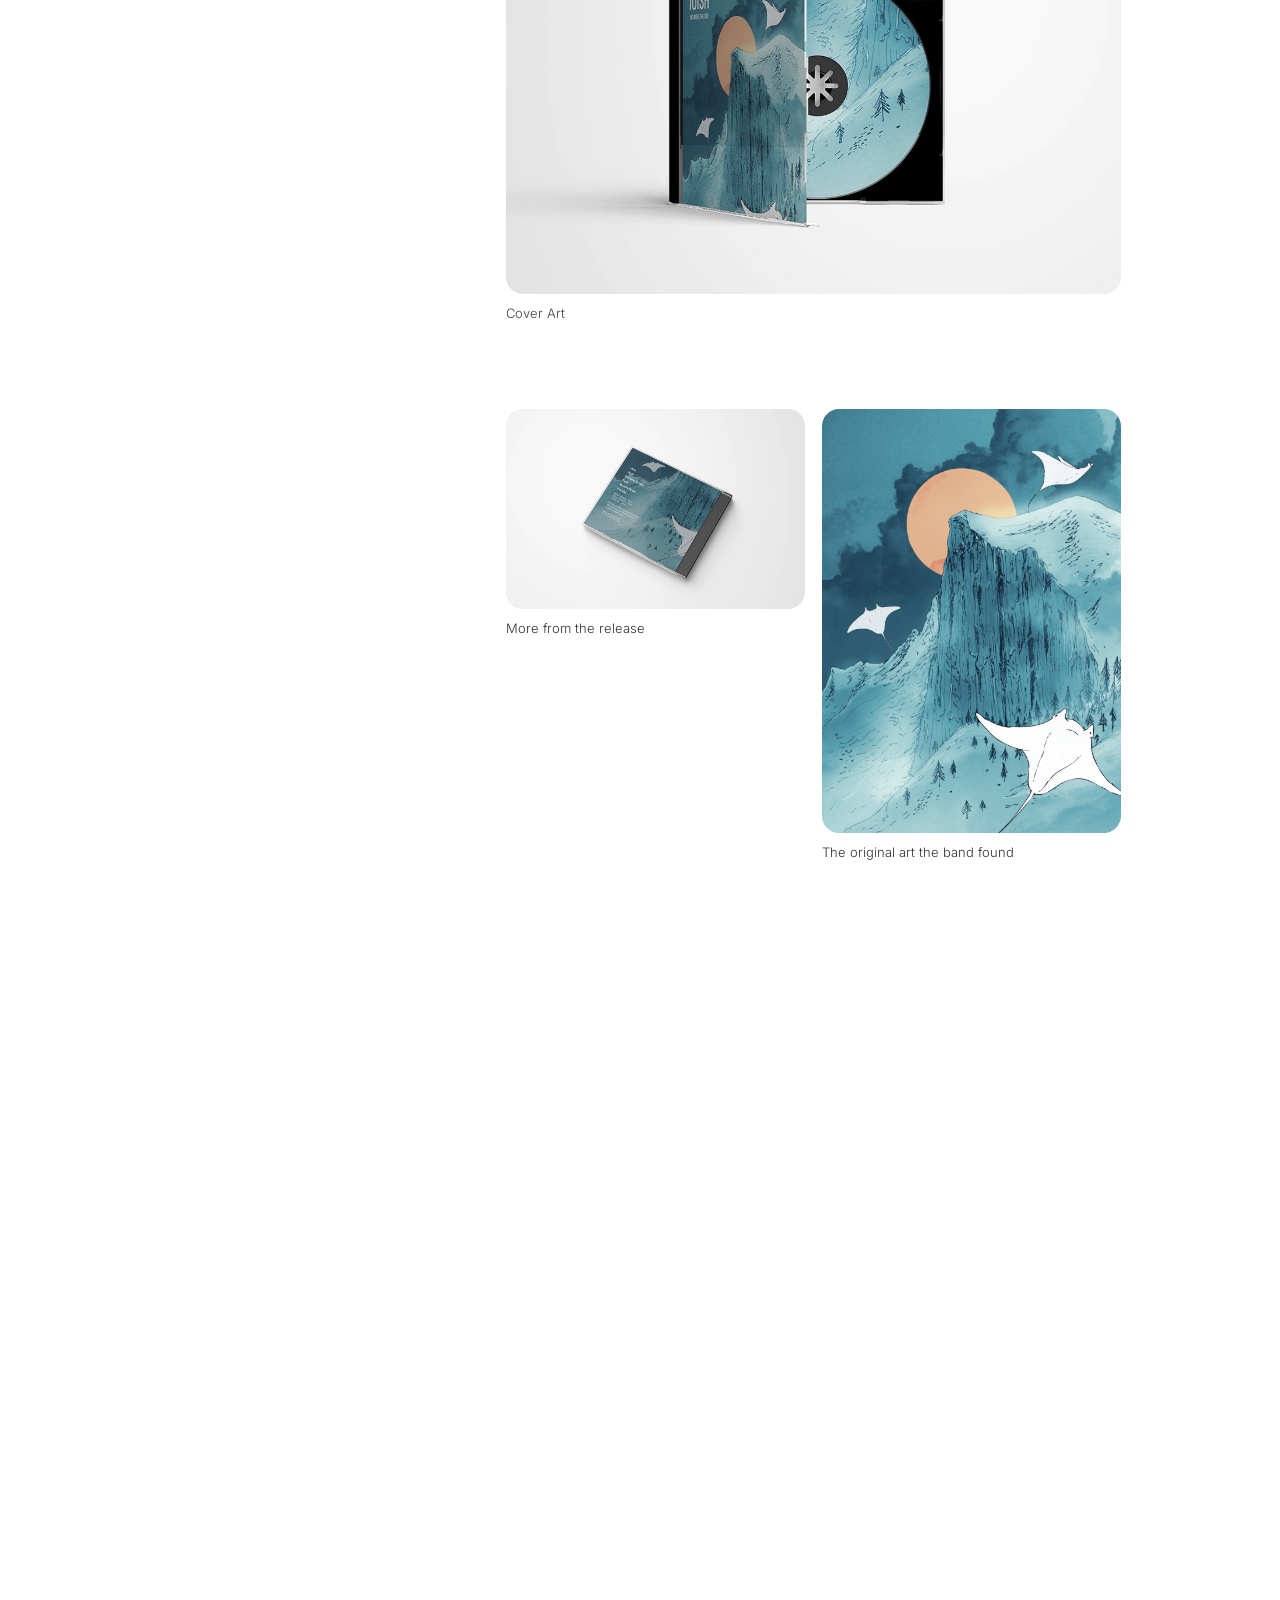
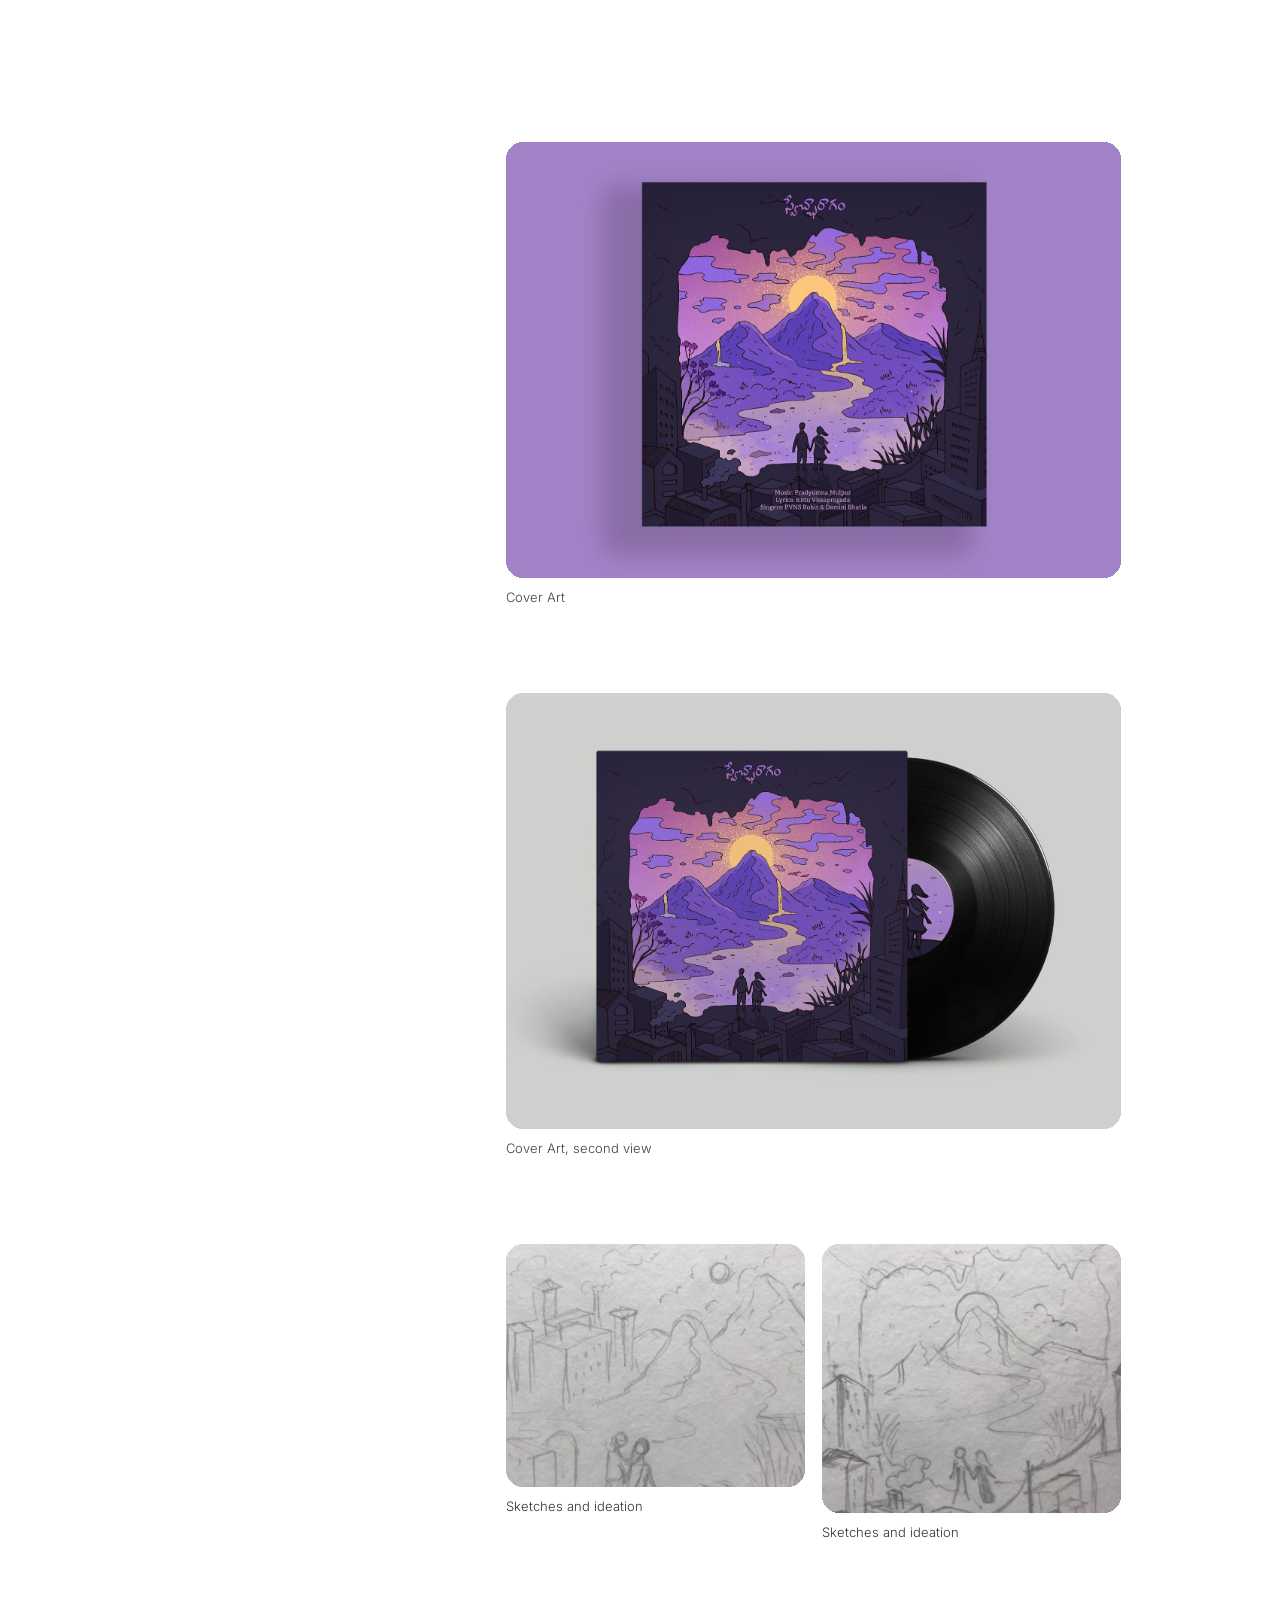
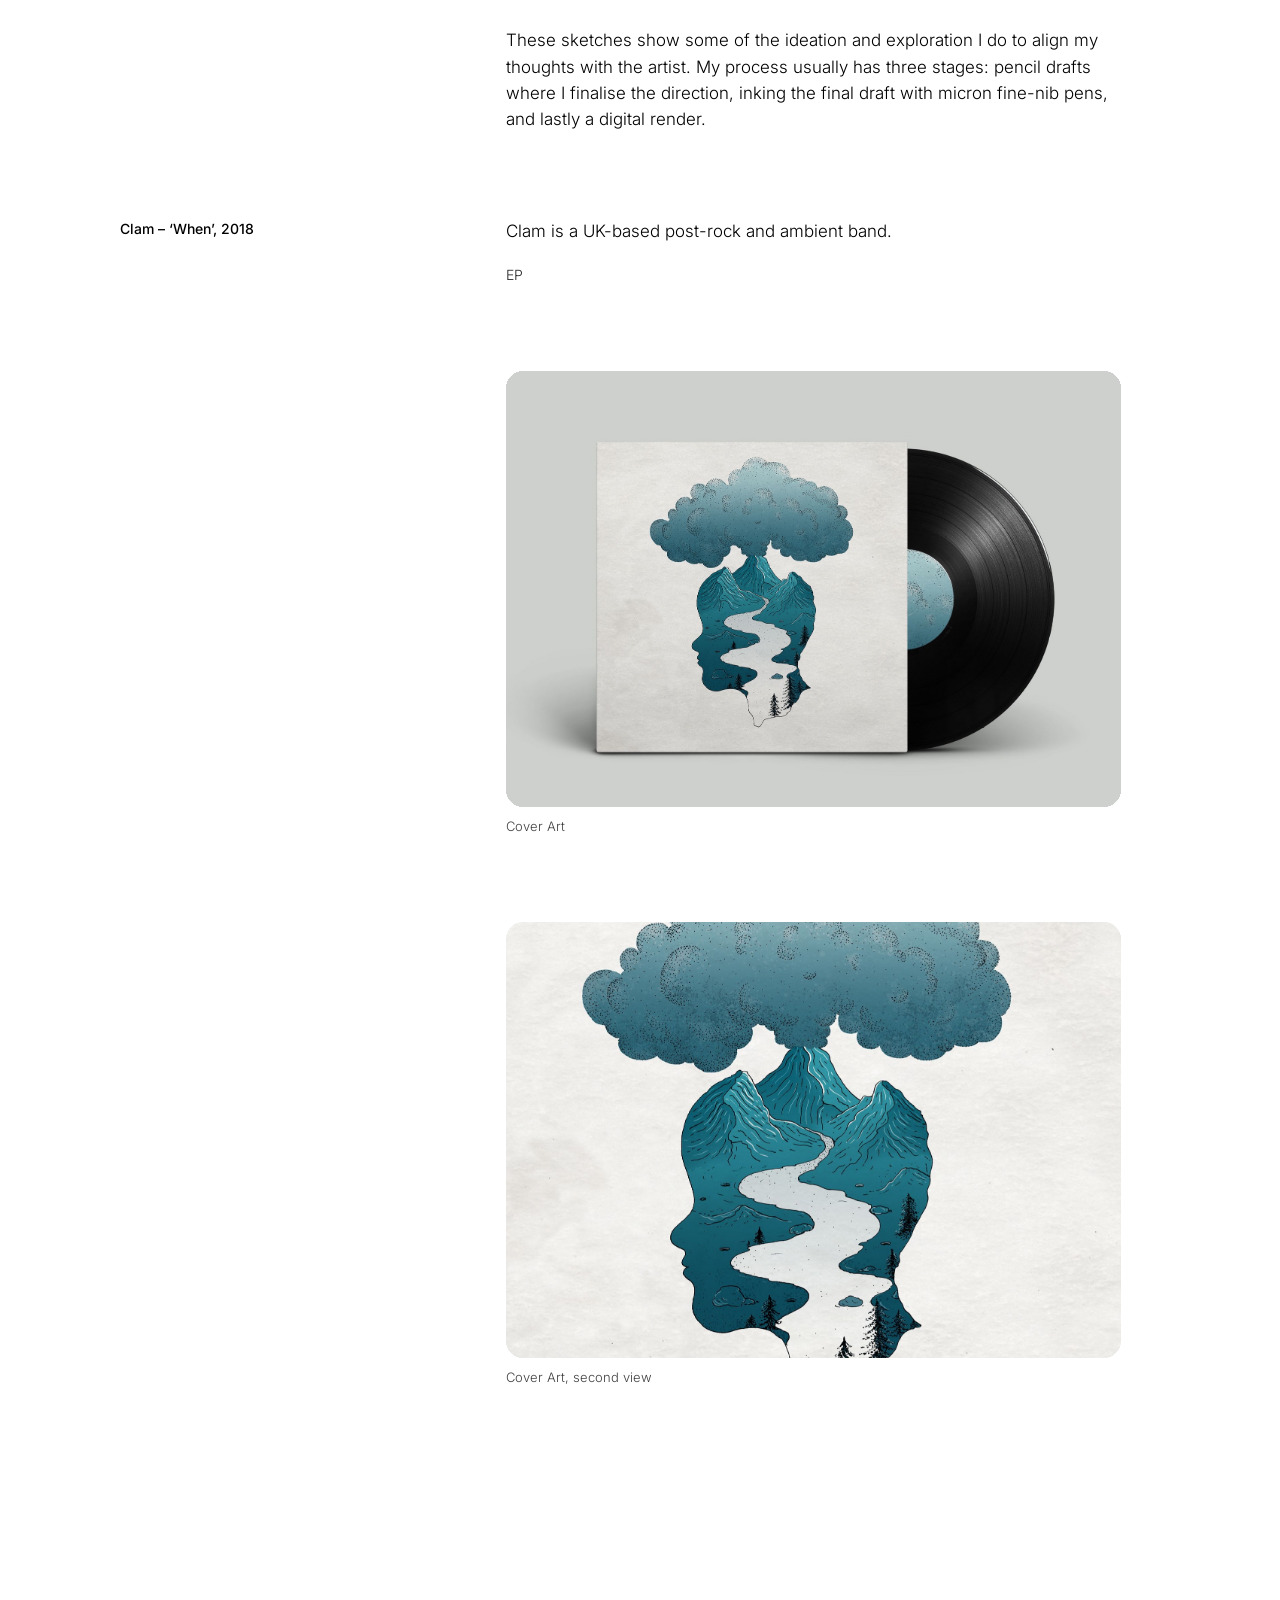
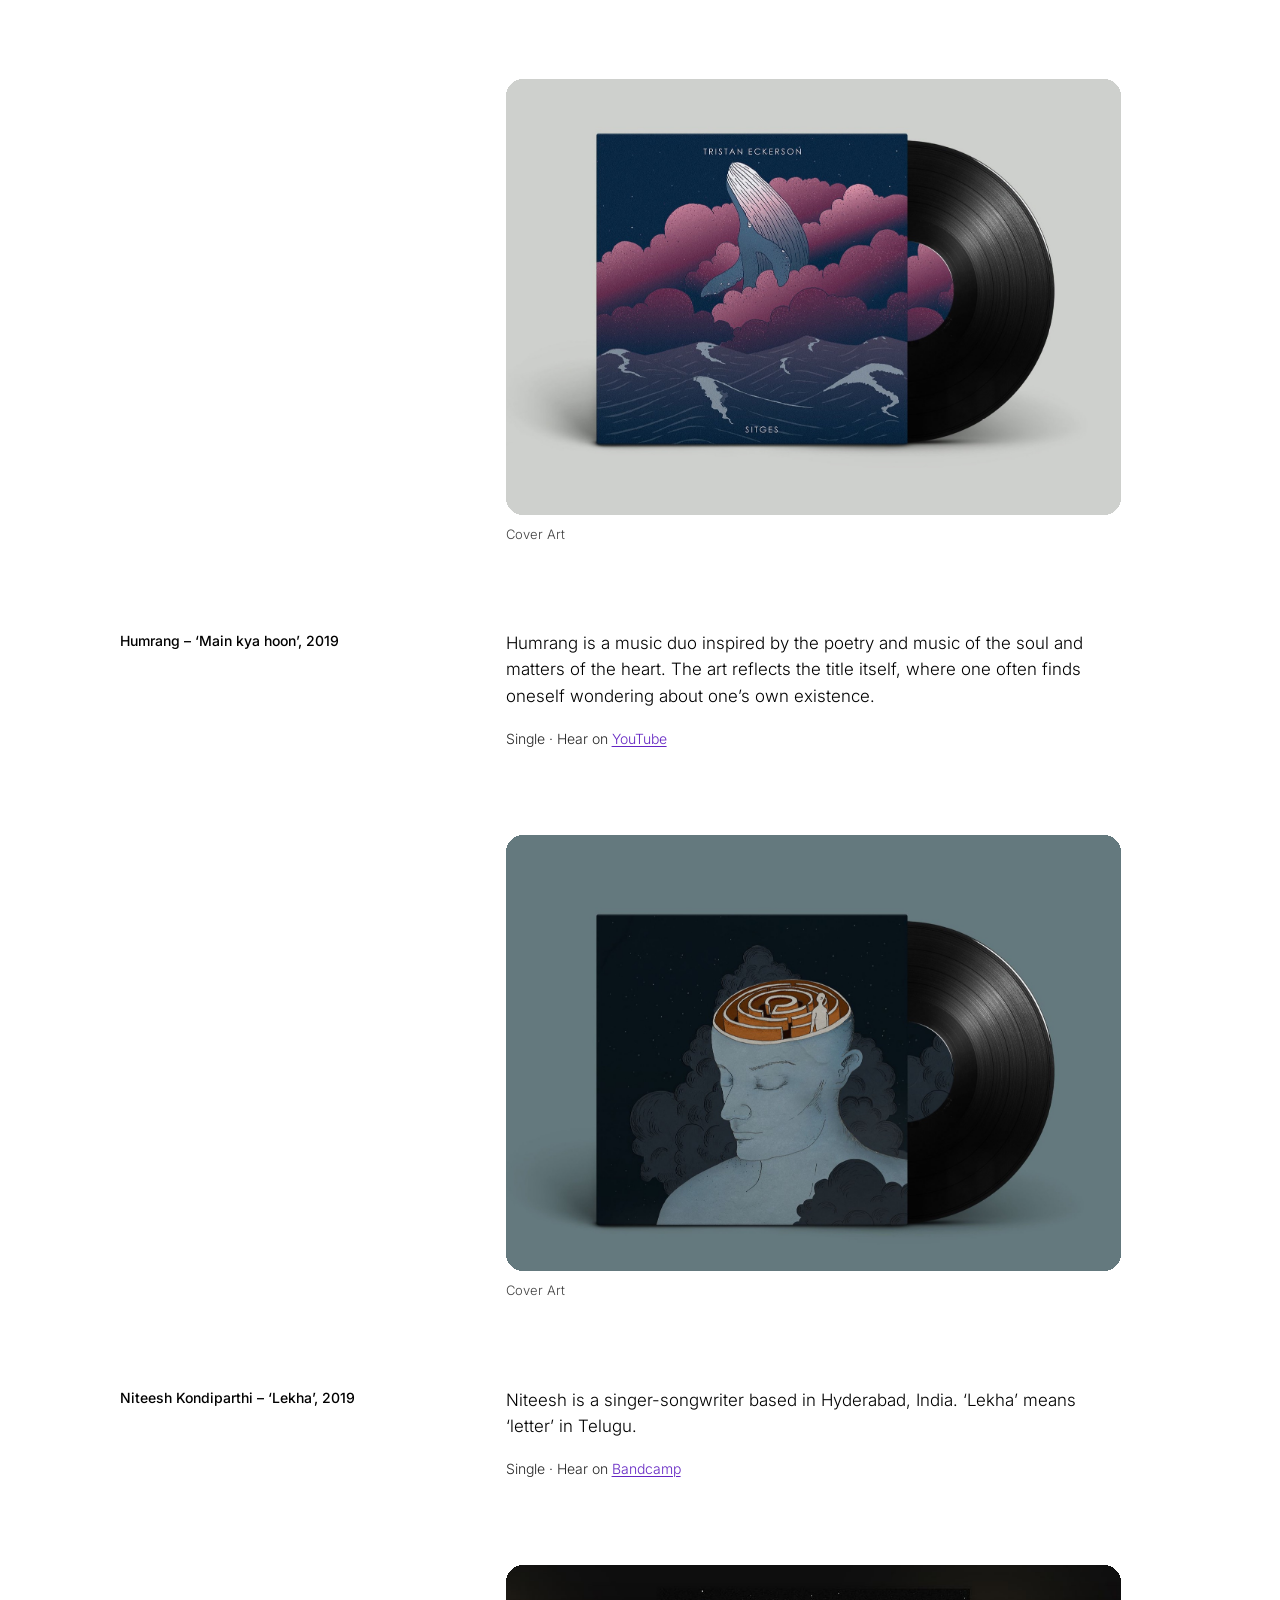
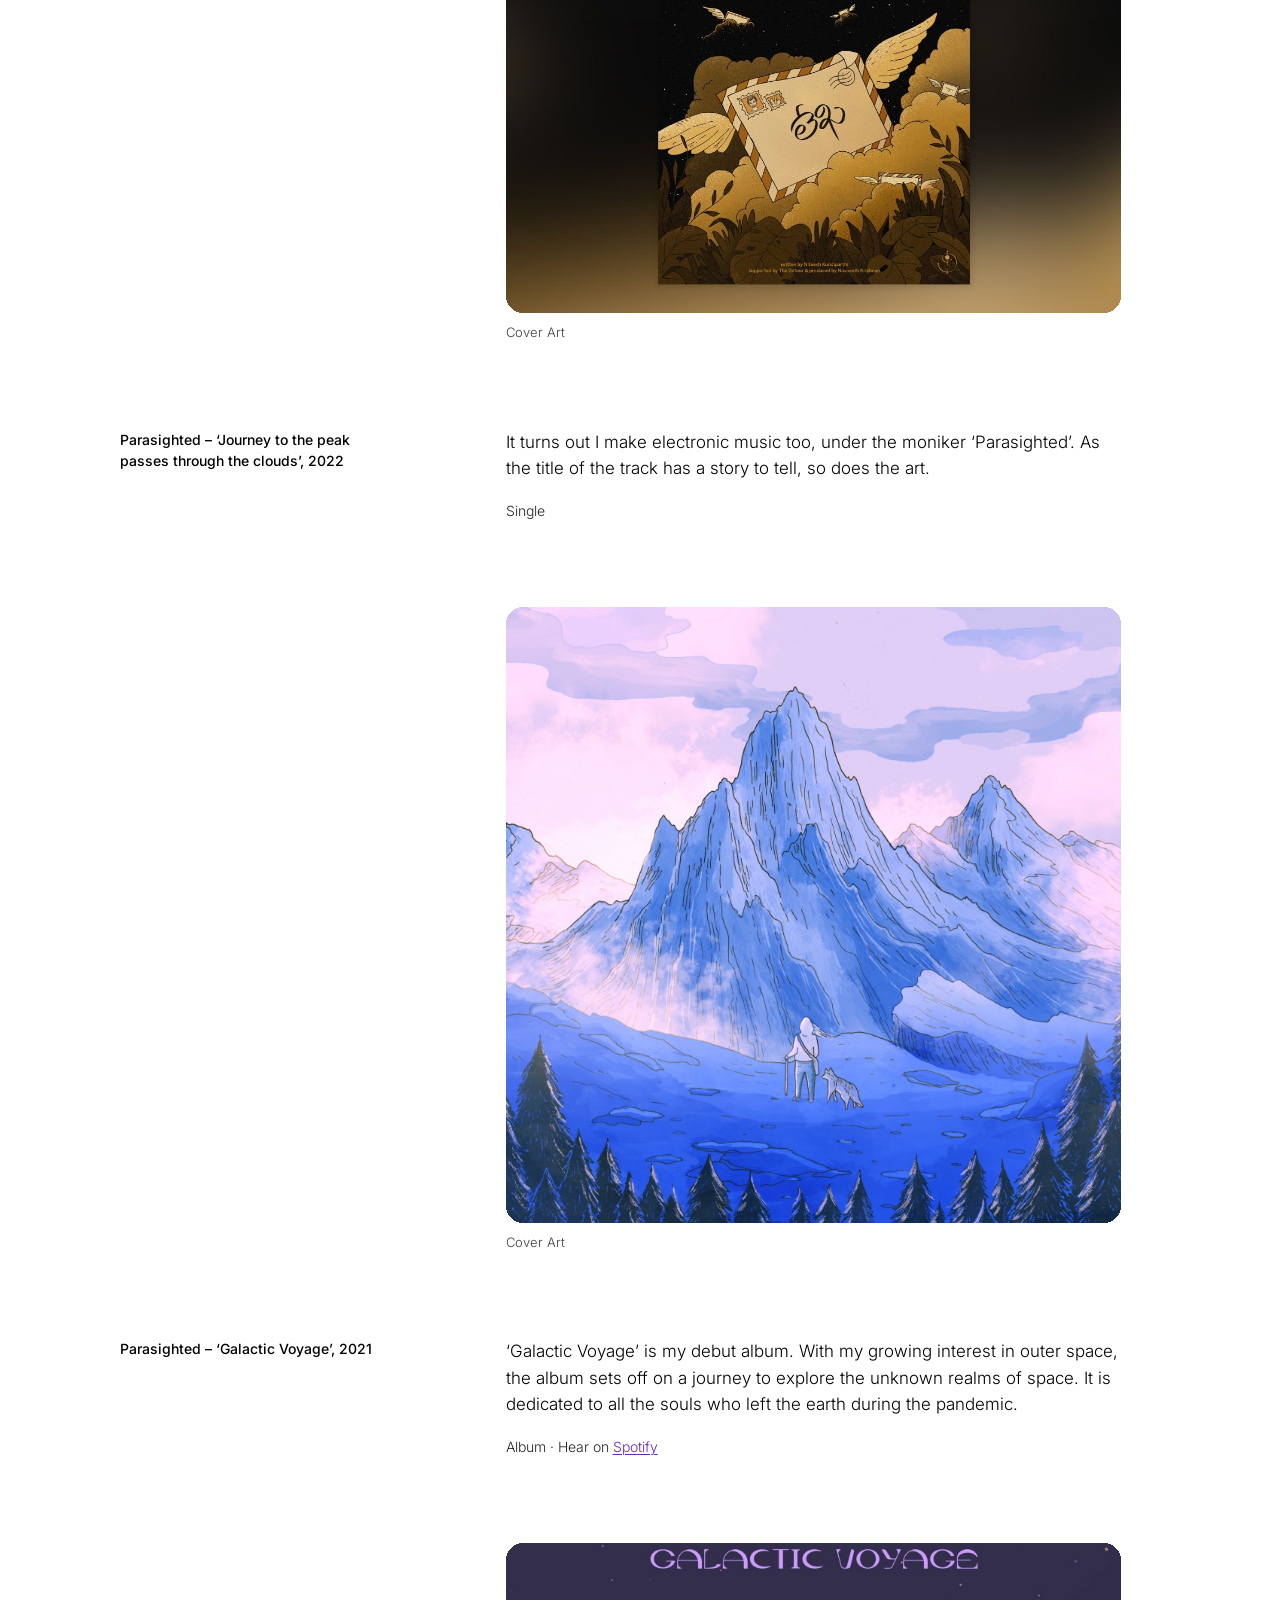
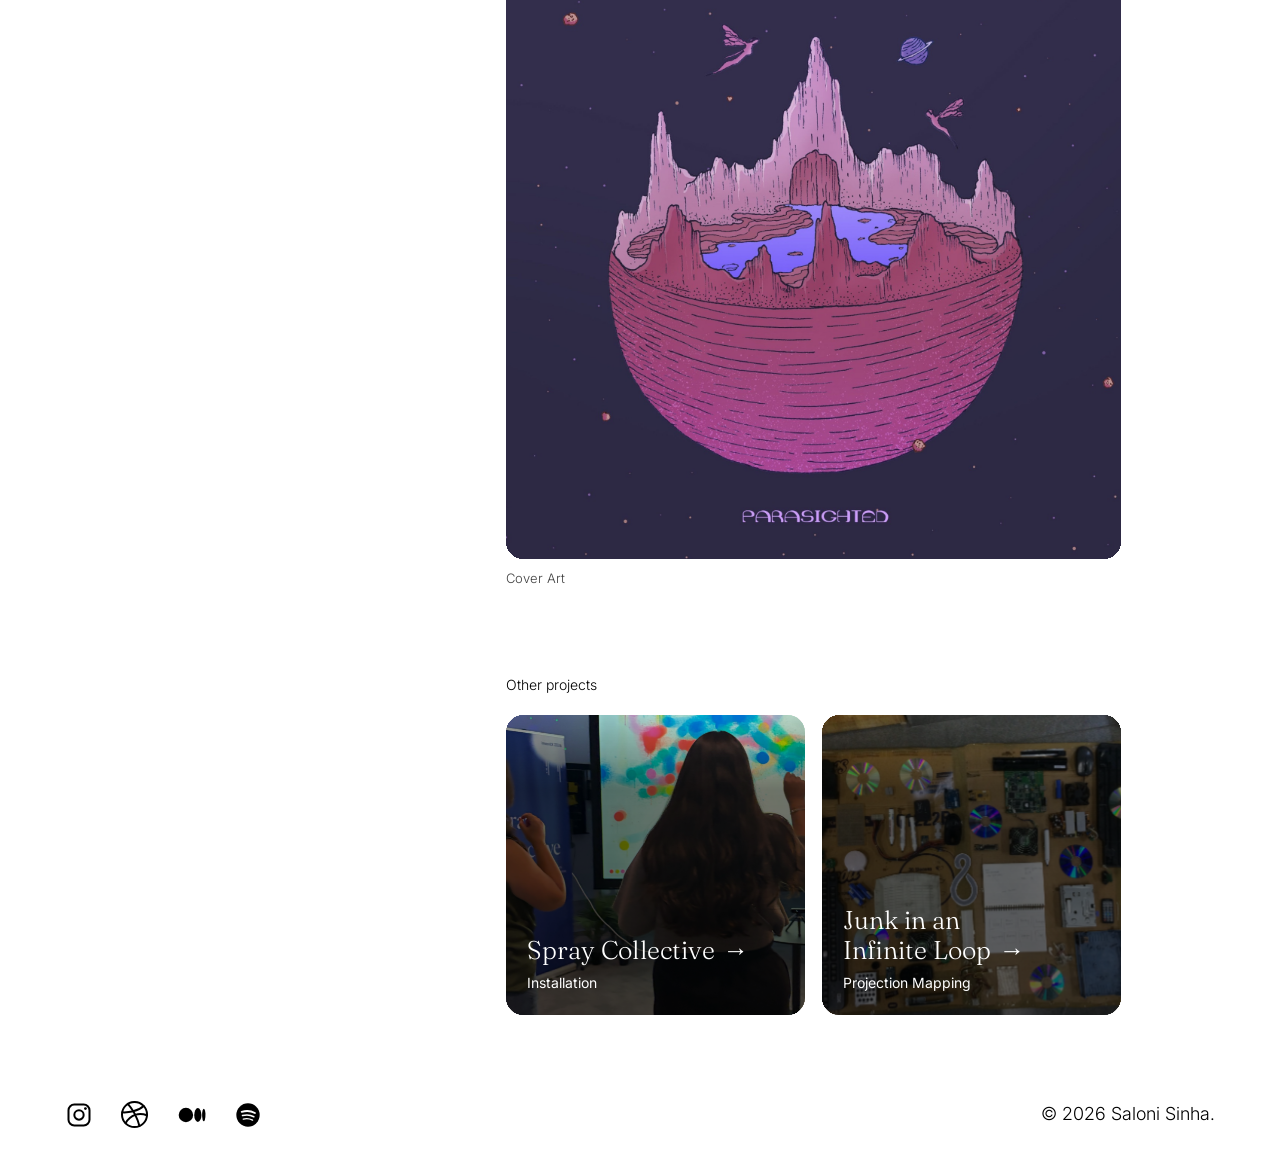
<file: case-album-covers.html>
<!DOCTYPE html>
<html lang="en">
<head>
  <meta charset="utf-8">
  <meta name="viewport" content="width=device-width, initial-scale=1">
  <title>Album Covers – Saloni Sinha</title>
  <meta name="description" content="Album covers and logos for indie bands, made since 2008. Case study by Saloni Sinha.">
  <link rel="canonical" href="https://salonisinha.com/case-album-covers">
  <meta property="og:type" content="article">
  <meta property="og:site_name" content="Saloni Sinha">
  <meta property="og:locale" content="en_GB">
  <meta property="og:title" content="Album Covers – Saloni Sinha">
  <meta property="og:description" content="Album covers and logos for indie bands, made since 2008. Case study by Saloni Sinha.">
  <meta property="og:url" content="https://salonisinha.com/case-album-covers">
  <meta property="og:image" content="https://salonisinha.com/assets/og/album.jpg">
  <meta property="og:image:width" content="1200">
  <meta property="og:image:height" content="630">
  <meta property="og:image:alt" content="Album cover artwork on a vinyl sleeve">
  <meta name="twitter:card" content="summary_large_image">
  <script type="application/ld+json">{"@context": "https://schema.org", "@graph": [{"@type": "CreativeWork", "url": "https://salonisinha.com/case-album-covers", "name": "Album Covers", "description": "Album covers and logos for indie bands, made since 2008. Case study by Saloni Sinha.", "image": "https://salonisinha.com/assets/og/album.jpg", "author": {"@id": "https://salonisinha.com/#person"}}, {"@type": "Person", "@id": "https://salonisinha.com/#person", "name": "Saloni Sinha", "url": "https://salonisinha.com/", "jobTitle": "Lead Experience Designer", "worksFor": {"@type": "Organization", "name": "frog", "url": "https://www.frog.co/"}, "address": {"@type": "PostalAddress", "addressLocality": "Oslo", "addressCountry": "NO"}, "sameAs": ["https://dribbble.com/salonisinha", "https://medium.com/@saloni.sinha", "https://www.instagram.com/parasighted_saloni", "https://open.spotify.com/artist/5cFTWnOfKohVWJ9EROng08"]}]}</script>
  <link rel="preconnect" href="https://fonts.googleapis.com">
  <link rel="preconnect" href="https://fonts.gstatic.com" crossorigin>
  <link href="https://fonts.googleapis.com/css2?family=Fraunces:opsz,wght,SOFT,WONK@9..144,300..700,0,1&family=Inter:wght@300;400&display=swap" rel="stylesheet">
  <script>
  (function () {
    var d = document.documentElement, t;
    try { t = localStorage.getItem("theme"); } catch (e) {}
    if (!t) t = "light";
    d.dataset.theme = t;
    try { if (sessionStorage.getItem("curtain") && !matchMedia("(prefers-reduced-motion: reduce)").matches) d.classList.add("has-curtain"); sessionStorage.removeItem("curtain"); } catch (e) {}
  })();
</script>
  <link rel="stylesheet" href="styles.css?v=94">
  <script defer src="https://static.cloudflareinsights.com/beacon.min.js" data-cf-beacon='{"token": "35024aeadcce482c80758693d77d9112"}'></script>
</head>
<body>
<div class="page-curtain" aria-hidden="true"><i></i><i></i><i></i><i></i></div>
<div class="page">

<nav class="nav nav--light" aria-label="Main">
    <a href="index.html">Saloni Sinha</a>
    <ul>
      <li><a href="index.html#work">Work</a></li>
      <li><a href="play.html">Play</a></li>
      <li><a href="about.html">About</a></li>
      <li><button class="theme-toggle" type="button" aria-label="Switch to dark mode" aria-pressed="false"><span class="theme-toggle__knob"><svg class="sun" viewBox="0 0 24 24" aria-hidden="true"><circle cx="12" cy="12" r="4"/><path d="M12 2v2M12 20v2M4.9 4.9l1.4 1.4M17.7 17.7l1.4 1.4M2 12h2M20 12h2M4.9 19.1l1.4-1.4M17.7 6.3l1.4-1.4"/></svg><svg class="moon" viewBox="0 0 24 24" aria-hidden="true"><path d="M21 12.8A9 9 0 1 1 11.2 3a7 7 0 0 0 9.8 9.8z"/></svg></span></button></li>
    </ul>
  </nav>

  <header class="hero">
    <img src="assets/cases/album-amogh.jpg?v=72" width="1800" height="1026" alt="Amogh Symphony album cover on a vinyl mockup" fetchpriority="high">
  </header>

  <main>
    <section class="grid case-head">
      <h1 class="col-label case-title serif">Album Covers</h1>
      <p class="col-content case-tagline serif">Artwork for indie bands, since 2008</p>

      <dl class="col-label meta">
        <div><dt>Years</dt><dd>2008 – today</dd></div>
        <div><dt>Covers</dt><dd>50+ and counting</dd></div>
        <div><dt>Discipline</dt><dd>Album cover, logo and graphic design</dd></div>
        <div><dt>My role</dt><dd>Concept, illustration, logotypes</dd></div>
      </dl>
      <div class="col-content case-intro">
        <div class="prose">
          <p>Album artwork, logos and other media for independent bands and musicians across genres, each one starting from the band and the theme of the album or song.</p>
          <p>It began in school, drawing covers for the CDs I burned, and grew in college when friends asked me to design for their bands. Since 2008 I have made more than 50 covers. Here are a few of my all-time favourites.</p>
        </div>
      </div>
    </section>

    <div class="grid case-body">

      <h2 class="col-label row__label reveal">Amogh Symphony – ‘IV’, 2018</h2>
      <div class="col-content prose reveal">
        <p>Amogh Symphony is an avant-garde, multi-genre band with members across Mumbai, Lisbon, Moscow and Berlin. The art is inspired by the title track ‘Birds’, which portrays life, mother nature and freedom, metaphorically.</p>
        <p class="prose__meta">Album · Hear on <a href="https://open.spotify.com/album/5D3ncbFEsja3wKn9l2EuUP" target="_blank" rel="noopener">Spotify</a></p>
      </div>

      <figure class="col-content shot reveal">
        <div class="shot__frame" style="aspect-ratio: 1800 / 1026"><img src="assets/cases/album-amogh.jpg" width="1800" height="1026" loading="lazy" alt="Amogh Symphony, IV album cover on a vinyl mockup"></div>
        <figcaption>Cover Art</figcaption>
      </figure>

      <figure class="col-content shot reveal">
        <div class="shot__frame" style="aspect-ratio: 1200 / 900"><img src="assets/cases/album-amogh-sketch.jpg" width="1200" height="900" loading="lazy" alt="Pencil drawing for the Amogh Symphony cover"></div>
        <figcaption>Process drawing</figcaption>
      </figure>

      <figure class="col-content shot reveal">
        <div class="shot__frame" style="aspect-ratio: 16 / 9"><video controls playsinline preload="metadata" src="assets/cases/amogh-process-video.mp4" aria-label="Process video"></video></div>
        <figcaption>Process video</figcaption>
      </figure>

      <h2 class="col-label row__label reveal">Riatsu – ‘Machine Men’, 2016</h2>
      <div class="col-content prose reveal">
        <p>Riatsu is an electronic act. The artist felt ‘Machine Men’ is reflected in today’s monotony, so the art reflects modern slavery and control.</p>
        <p>The song has a mashup of Chaplin’s Great Dictator speech. Apart from being a great track, it carries a meaning worth pondering, and I was happy with the way the art turned out.</p>
        <p class="prose__meta">Single · Hear on <a href="https://soundcloud.com/riatsumusic/machine-men" target="_blank" rel="noopener">SoundCloud</a></p>
      </div>

      <figure class="col-content shot reveal">
        <div class="shot__frame" style="aspect-ratio: 1800 / 1200"><img src="assets/cases/album-riatsu.jpg" width="1800" height="1200" loading="lazy" alt="Riatsu, Machine Men single cover"></div>
        <figcaption>Cover Art</figcaption>
      </figure>

      <h2 class="col-label row__label reveal">Kayoben – ‘Asrar’, 2021</h2>
      <div class="col-content prose reveal">
        <p>Kayoben is a duo of a harp player and vocalist and a producer. ‘Asrar’ means ‘secret’ in Urdu, and the butterfly formation comes from the band name, a portmanteau of chaos and life. To my sense, their music is an experience of witnessing a secret space filled with mysticism.</p>
        <p>I also created the logotype, using my own typeface, Corsica.</p>
        <p class="prose__meta">EP</p>
      </div>

      <figure class="col-content shot reveal">
        <div class="shot__frame" style="aspect-ratio: 1800 / 1275"><img src="assets/cases/album-kayoben.jpg" width="1800" height="1275" loading="lazy" alt="Kayoben, Asrar EP cover on a vinyl mockup"></div>
        <figcaption>Cover Art</figcaption>
      </figure>

      <div class="col-content shot-pair reveal">
        <figure>
          <div class="shot__frame" style="aspect-ratio: 768 / 768"><img src="assets/cases/album-kayoben-2.jpg" width="768" height="768" loading="lazy" alt="Kayoben Asrar artwork, square"></div>
          <figcaption>More from the release</figcaption>
        </figure>
        <figure>
          <div class="shot__frame" style="aspect-ratio: 1080 / 1350"><img src="assets/cases/album-kayoben-3.jpg" width="1080" height="1350" loading="lazy" alt="Kayoben Asrar artwork, portrait"></div>
          <figcaption>More from the release</figcaption>
        </figure>
      </div>

      <h2 class="col-label row__label reveal">Akhila &amp; the Alchemist – ‘Let sleeping Gods Lie’, 2021</h2>
      <div class="col-content prose reveal">
        <p>The single captures spaced-out, melancholic yet dreamy vibes, which I wanted to capture through the art. The artist’s fascination with cuttlefish was made sure to be captured too.</p>
        <p class="prose__meta">Single · Hear on <a href="https://open.spotify.com/album/4iQF6zk704jl6gsgnDcchp" target="_blank" rel="noopener">Spotify</a></p>
      </div>

      <figure class="col-content shot reveal">
        <div class="shot__frame" style="aspect-ratio: 1800 / 1275"><img src="assets/cases/album-akhila.jpg" width="1800" height="1275" loading="lazy" alt="Akhila and the Alchemist, Let sleeping Gods Lie single cover"></div>
        <figcaption>Cover Art</figcaption>
      </figure>

      <div class="col-content shot-pair reveal">
        <figure>
          <div class="shot__frame" style="aspect-ratio: 1080 / 1080"><img src="assets/cases/album-akhila-wip-1.jpg" width="1080" height="1080" loading="lazy" alt="Work in progress version one"></div>
          <figcaption>Work in progress</figcaption>
        </figure>
        <figure>
          <div class="shot__frame" style="aspect-ratio: 1080 / 1080"><img src="assets/cases/album-akhila-wip-2.jpg" width="1080" height="1080" loading="lazy" alt="Work in progress version two"></div>
          <figcaption>Work in progress</figcaption>
        </figure>
      </div>

      <h2 class="col-label row__label reveal">Ioish – ‘We move the Sky’, 2013</h2>
      <div class="col-content prose reveal">
        <p>Ioish is a post-rock band in New Delhi. This album art had a different sort of journey: the band stumbled upon art I had created earlier, and they instantly resonated with it for their EP.</p>
        <p class="prose__meta">Album · Hear on <a href="https://open.spotify.com/album/7ELpzv9PFwjwgzromh8bQM" target="_blank" rel="noopener">Spotify</a></p>
      </div>

      <figure class="col-content shot reveal">
        <div class="shot__frame" style="aspect-ratio: 1200 / 800"><img src="assets/cases/album-ioish.jpg" width="1200" height="800" loading="lazy" alt="Ioish, We move the Sky album cover"></div>
        <figcaption>Cover Art</figcaption>
      </figure>

      <div class="col-content shot-pair reveal">
        <figure>
          <div class="shot__frame" style="aspect-ratio: 1200 / 800"><img src="assets/cases/album-ioish-2.jpg" width="1200" height="800" loading="lazy" alt="Ioish album mockup"></div>
          <figcaption>More from the release</figcaption>
        </figure>
        <figure>
          <div class="shot__frame" style="aspect-ratio: 1131 / 1600"><img src="assets/cases/album-ioish-3.jpg" width="1131" height="1600" loading="lazy" alt="The original artwork the band found"></div>
          <figcaption>The original art the band found</figcaption>
        </figure>
      </div>

      <h2 class="col-label row__label reveal">Tint – ‘Of Ethics &amp; Instincts’, 2013</h2>
      <div class="col-content prose reveal">
        <p>Tint is an indie rock band based in Kolkata.</p>
        <p class="prose__meta">Album · Hear on <a href="https://soundcloud.com/thetint-1/sets/of-ethics-and-instincts-ep" target="_blank" rel="noopener">SoundCloud</a></p>
      </div>

      <figure class="col-content shot reveal">
        <div class="shot__frame" style="aspect-ratio: 1200 / 678"><img src="assets/cases/album-tint.jpg" width="1200" height="678" loading="lazy" alt="Tint, Of Ethics and Instincts album cover on a vinyl mockup"></div>
        <figcaption>Cover Art</figcaption>
      </figure>

      <h2 class="col-label row__label reveal">Pradyumna Mulpur – ‘Sweccharagam’, 2018</h2>
      <div class="col-content prose reveal">
        <p>‘Sweccharagam’ represents Utopia. I was happy to work on this single cover because it is in Telugu, the local language where I live.</p>
        <p class="prose__meta">Single · Hear on <a href="https://open.spotify.com/album/0H7OEu0FPeveyXs5DVBPxM" target="_blank" rel="noopener">Spotify</a></p>
      </div>

      <figure class="col-content shot reveal">
        <div class="shot__frame" style="aspect-ratio: 1800 / 1275"><img src="assets/cases/album-pradyumna.jpg" width="1800" height="1275" loading="lazy" alt="Pradyumna Mulpur, Sweccharagam single cover"></div>
        <figcaption>Cover Art</figcaption>
      </figure>

      <figure class="col-content shot reveal">
        <div class="shot__frame" style="aspect-ratio: 1800 / 1275"><img src="assets/cases/album-pradyumna-2.jpg" width="1800" height="1275" loading="lazy" alt="Sweccharagam cover, second mockup"></div>
        <figcaption>Cover Art, second view</figcaption>
      </figure>

      <div class="col-content shot-pair reveal">
        <figure>
          <div class="shot__frame" style="aspect-ratio: 861 / 699"><img src="assets/cases/album-pradyumna-sketch-1.jpg" width="861" height="699" loading="lazy" alt="Sketch for the Sweccharagam cover"></div>
          <figcaption>Sketches and ideation</figcaption>
        </figure>
        <figure>
          <div class="shot__frame" style="aspect-ratio: 763 / 684"><img src="assets/cases/album-pradyumna-sketch-2.jpg" width="763" height="684" loading="lazy" alt="Sketch for the Sweccharagam cover"></div>
          <figcaption>Sketches and ideation</figcaption>
        </figure>
      </div>

      <div class="col-label reveal" aria-hidden="true"></div>
      <div class="col-content prose reveal">
        <p>These sketches show some of the ideation and exploration I do to align my thoughts with the artist. My process usually has three stages: pencil drafts where I finalise the direction, inking the final draft with micron fine-nib pens, and lastly a digital render.</p>
      </div>

      <h2 class="col-label row__label reveal">Clam – ‘When’, 2018</h2>
      <div class="col-content prose reveal">
        <p>Clam is a UK-based post-rock and ambient band.</p>
        <p class="prose__meta">EP</p>
      </div>

      <figure class="col-content shot reveal">
        <div class="shot__frame" style="aspect-ratio: 1800 / 1275"><img src="assets/cases/album-clam.jpg" width="1800" height="1275" loading="lazy" alt="Clam, When EP cover"></div>
        <figcaption>Cover Art</figcaption>
      </figure>

      <figure class="col-content shot reveal">
        <div class="shot__frame" style="aspect-ratio: 1800 / 1275"><img src="assets/cases/album-clam-2.jpg" width="1800" height="1275" loading="lazy" alt="Clam, When EP cover, second mockup"></div>
        <figcaption>Cover Art, second view</figcaption>
      </figure>

      <h2 class="col-label row__label reveal">Tristan Eckerson – ‘Sitges’, 2020</h2>
      <div class="col-content prose reveal">
        <p>Tristan is a piano player based in Cincinnati. His music is very calming, just like the feel of the ocean, and his main inspiration for the song was a beach in Spain called ‘Sitges’.</p>
        <p class="prose__meta">Single</p>
      </div>

      <figure class="col-content shot reveal">
        <div class="shot__frame" style="aspect-ratio: 1800 / 1275"><img src="assets/cases/album-tristan.jpg" width="1800" height="1275" loading="lazy" alt="Tristan Eckerson, Sitges single cover"></div>
        <figcaption>Cover Art</figcaption>
      </figure>

      <h2 class="col-label row__label reveal">Humrang – ‘Main kya hoon’, 2019</h2>
      <div class="col-content prose reveal">
        <p>Humrang is a music duo inspired by the poetry and music of the soul and matters of the heart. The art reflects the title itself, where one often finds oneself wondering about one’s own existence.</p>
        <p class="prose__meta">Single · Hear on <a href="https://www.youtube.com/watch?v=1jeUfE3Js8M" target="_blank" rel="noopener">YouTube</a></p>
      </div>

      <figure class="col-content shot reveal">
        <div class="shot__frame" style="aspect-ratio: 1800 / 1275"><img src="assets/cases/album-humrang.jpg" width="1800" height="1275" loading="lazy" alt="Humrang, Main kya hoon single cover"></div>
        <figcaption>Cover Art</figcaption>
      </figure>

      <h2 class="col-label row__label reveal">Niteesh Kondiparthi – ‘Lekha’, 2019</h2>
      <div class="col-content prose reveal">
        <p>Niteesh is a singer-songwriter based in Hyderabad, India. ‘Lekha’ means ‘letter’ in Telugu.</p>
        <p class="prose__meta">Single · Hear on <a href="https://niteesh.bandcamp.com/album/lekha" target="_blank" rel="noopener">Bandcamp</a></p>
      </div>

      <figure class="col-content shot reveal">
        <div class="shot__frame" style="aspect-ratio: 1200 / 678"><img src="assets/cases/album-niteesh.jpg" width="1200" height="678" loading="lazy" alt="Niteesh Kondiparthi, Lekha single cover"></div>
        <figcaption>Cover Art</figcaption>
      </figure>

      <h2 class="col-label row__label reveal">Parasighted – ‘Journey to the peak passes through the clouds’, 2022</h2>
      <div class="col-content prose reveal">
        <p>It turns out I make electronic music too, under the moniker ‘Parasighted’. As the title of the track has a story to tell, so does the art.</p>
        <p class="prose__meta">Single</p>
      </div>

      <figure class="col-content shot reveal">
        <div class="shot__frame" style="aspect-ratio: 1800 / 1800"><img src="assets/cases/album-parasighted-journey.jpg" width="1800" height="1800" loading="lazy" alt="Parasighted, Journey to the peak passes through the clouds single cover"></div>
        <figcaption>Cover Art</figcaption>
      </figure>

      <h2 class="col-label row__label reveal">Parasighted – ‘Galactic Voyage’, 2021</h2>
      <div class="col-content prose reveal">
        <p>‘Galactic Voyage’ is my debut album. With my growing interest in outer space, the album sets off on a journey to explore the unknown realms of space. It is dedicated to all the souls who left the earth during the pandemic.</p>
        <p class="prose__meta">Album · Hear on <a href="https://open.spotify.com/album/556ViqD0amW1XLv7I8sOlG" target="_blank" rel="noopener">Spotify</a></p>
      </div>

      <figure class="col-content shot reveal">
        <div class="shot__frame" style="aspect-ratio: 1800 / 1800"><img src="assets/cases/album-parasighted-galactic.jpg" width="1800" height="1800" loading="lazy" alt="Parasighted, Galactic Voyage album cover"></div>
        <figcaption>Cover Art</figcaption>
      </figure>

    </div>
  </main>

  <section class="more" aria-labelledby="more-title">
    <h2 id="more-title">Other projects</h2>
    <div class="more__grid">
      <a class="card" href="case-spray-collective.html">
        <div class="shot__frame"><img src="assets/spray/spray-1.jpg" width="1826" height="1250" loading="lazy" alt="Visitors painting on a large shared canvas screen"></div>
        <h3 class="serif">Spray Collective</h3>
        <p>Installation</p>
      </a>
      <a class="card" href="case-junk-infinite-loop.html">
        <div class="shot__frame"><img src="assets/cases/junk-1.jpg" width="1800" height="1350" loading="lazy" alt="Computer junk on a cardboard base"></div>
        <h3 class="serif">Junk in an Infinite Loop</h3>
        <p>Projection Mapping</p>
      </a>
    </div>
  </section>

  <footer class="footer">
    <ul>
      <li><a href="https://www.instagram.com/parasighted_saloni" target="_blank" rel="noopener" aria-label="Instagram"><svg class="icon" viewBox="0 0 28 28" aria-hidden="true" fill="none"><path d="M9.33 3.5h9.34c3.22 0 5.83 2.61 5.83 5.83v9.34c0 3.22-2.61 5.83-5.83 5.83H9.33A5.83 5.83 0 0 1 3.5 18.67V9.33A5.83 5.83 0 0 1 9.33 3.5Z" stroke="currentColor" stroke-width="2"/><path d="M18.67 14a4.67 4.67 0 1 1-9.34 0 4.67 4.67 0 0 1 9.34 0Z" stroke="currentColor" stroke-width="2"/><circle cx="20.42" cy="7.58" r="1.4" fill="currentColor"/></svg></a></li>
      <li><a href="https://dribbble.com/salonisinha" target="_blank" rel="noopener" aria-label="Dribbble"><svg class="icon" viewBox="0 0 24 24" aria-hidden="true" fill="none" stroke="currentColor" stroke-width="1.7" stroke-linecap="round" stroke-linejoin="round"><path d="M22.32 11.58a10.73 10.73 0 1 1-21.47 0 10.73 10.73 0 0 1 21.47 0Z"/><path d="M5.87 2.48c1.75 2.03 3.28 4.16 4.6 6.34m0 0c.62 1.03 1.2 2.06 1.73 3.1m-1.73-3.1c-2.86.73-6.03 1.05-9.27.9m9.27-.9c3.64-.92 6.78-2.5 8.93-4.59m-7.2 7.69c1.64 3.21 2.83 6.44 3.59 9.47m-3.59-9.47c-3.36 1.09-6.21 3.49-8.31 7.13m8.31-7.13c2.99-.97 6.38-.9 10 .25"/></svg></a></li>
      <li><a href="https://medium.com/@saloni.sinha" target="_blank" rel="noopener" aria-label="Medium"><svg class="icon" viewBox="0 0 28 28" aria-hidden="true" fill="currentColor"><ellipse cx="7.93" cy="14" rx="7.23" ry="7.23"/><ellipse cx="19.83" cy="14" rx="3.62" ry="6.88"/><ellipse cx="25.78" cy="14" rx="1.67" ry="6.3"/></svg></a></li>
      <li><a href="https://open.spotify.com/artist/5cFTWnOfKohVWJ9EROng08" target="_blank" rel="noopener" aria-label="Spotify"><svg class="icon" viewBox="0 0 28 28" aria-hidden="true" fill="none"><circle cx="14" cy="14" r="11.67" fill="currentColor"/><g stroke="var(--color-bg)" stroke-linecap="round"><path d="M7.7 10.85c4.32-1.28 9.22-1.05 13.18 1.17" stroke-width="1.8"/><path d="M8.52 14.58c3.73-1.05 7.93-.7 11.31 1.17" stroke-width="1.55"/><path d="M9.33 18.08c3.15-.82 6.3-.47 9.22 1.05" stroke-width="1.4"/></g></svg></a></li>
    </ul>
    <span>© 2026 Saloni Sinha.</span>
  </footer>

</div>

<script src="theme.js?v=75"></script>
<script src="nav.js?v=72"></script>
<script src="motion.js?v=77"></script>
</body>
</html>
</file>
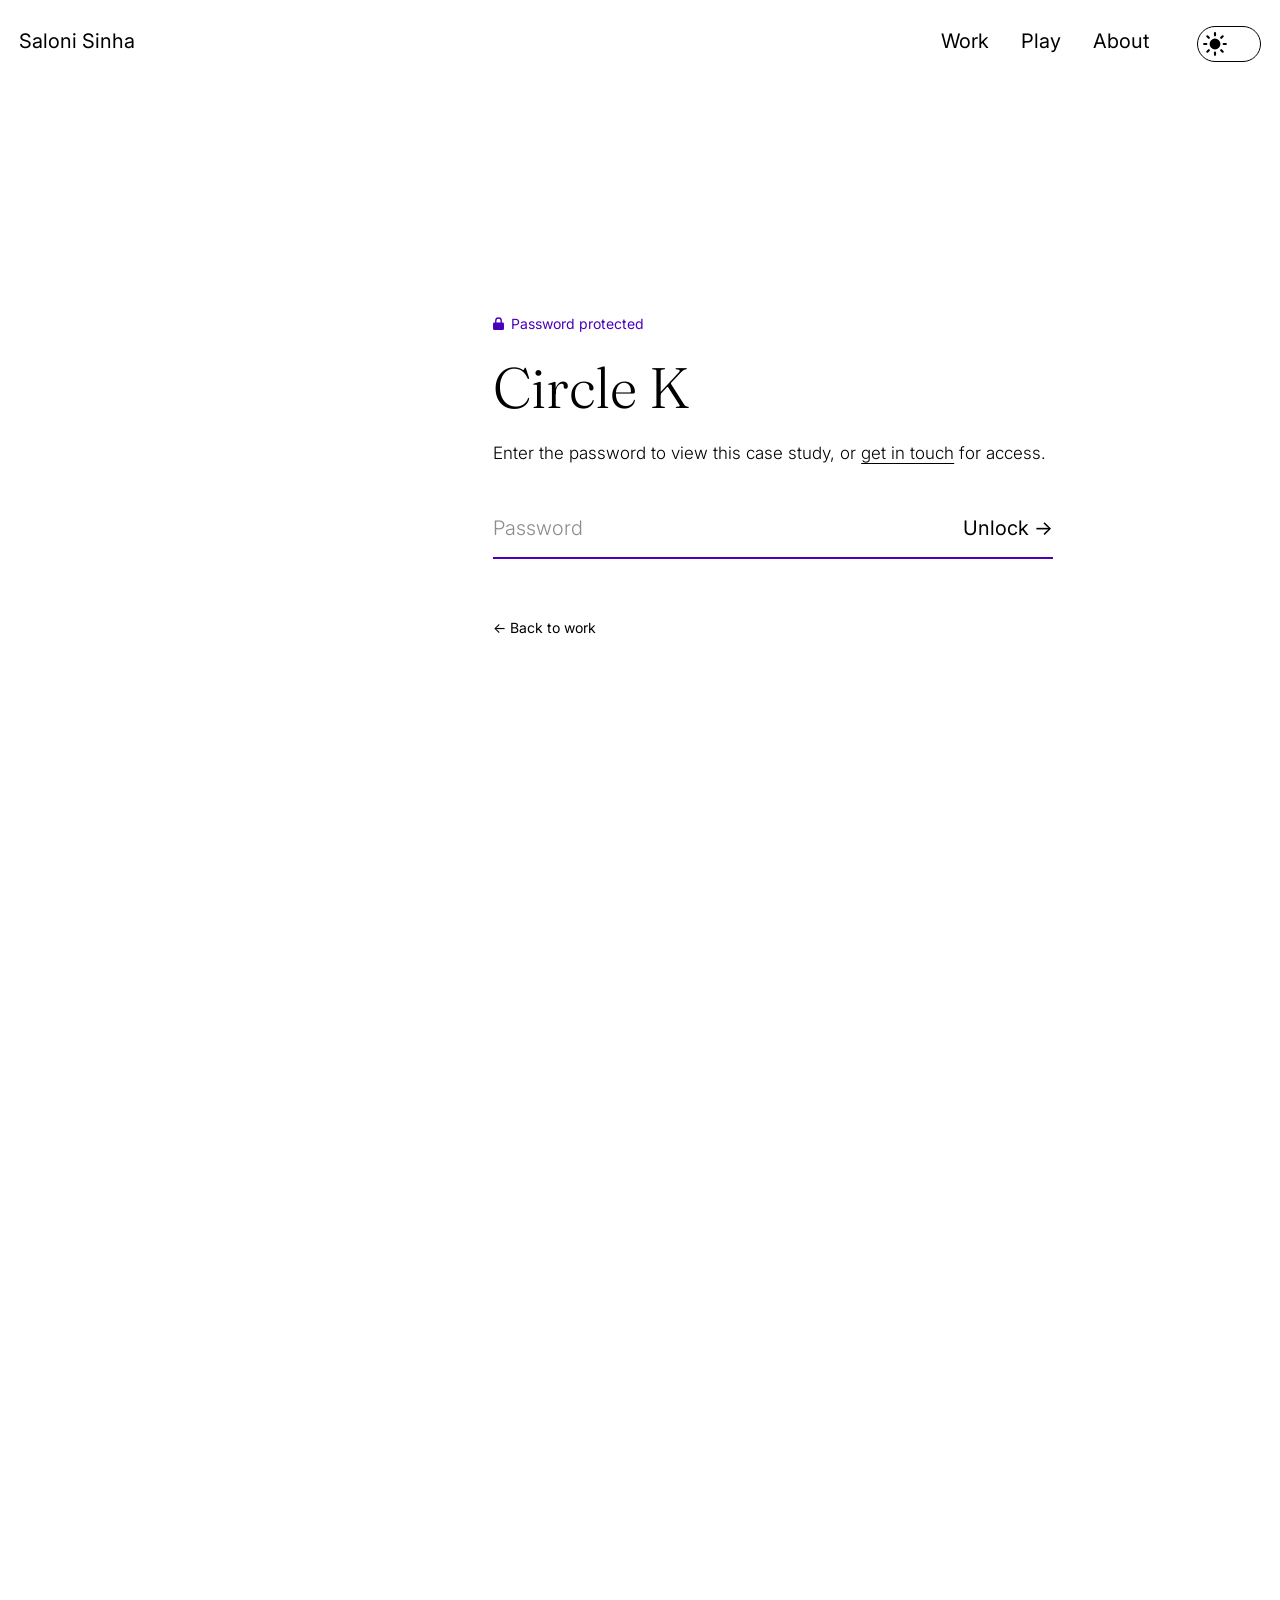
<file: case-circle-k.html>
<!DOCTYPE html>
<html lang="en" data-lock>
<head>
  <meta charset="utf-8">
  <meta name="viewport" content="width=device-width, initial-scale=1">
  <title>Circle K – Lightning Design System – Saloni Sinha</title>
  <meta name="description" content="Circle K: the Lightning Design System, bringing fuel and EV into one accessible, themeable design language across web and mobile. Case study by Saloni Sinha.">
  <link rel="canonical" href="https://salonisinha.com/case-circle-k">
  <meta property="og:type" content="article">
  <meta property="og:site_name" content="Saloni Sinha">
  <meta property="og:locale" content="en_GB">
  <meta property="og:title" content="Circle K – Lightning Design System – Saloni Sinha">
  <meta property="og:description" content="Circle K: the Lightning Design System, bringing fuel and EV into one accessible, themeable design language across web and mobile. Case study by Saloni Sinha.">
  <meta property="og:url" content="https://salonisinha.com/case-circle-k">
  <meta property="og:image" content="https://salonisinha.com/assets/og/circle-k.jpg">
  <meta property="og:image:width" content="1200">
  <meta property="og:image:height" content="630">
  <meta property="og:image:alt" content="Circle K website and design system foundations">
  <meta name="twitter:card" content="summary_large_image">
  <script type="application/ld+json">{"@context": "https://schema.org", "@graph": [{"@type": "CreativeWork", "url": "https://salonisinha.com/case-circle-k", "name": "Circle K", "description": "Circle K: the Lightning Design System, bringing fuel and EV into one accessible, themeable design language across web and mobile. Case study by Saloni Sinha.", "image": "https://salonisinha.com/assets/og/circle-k.jpg", "author": {"@id": "https://salonisinha.com/#person"}}, {"@type": "Person", "@id": "https://salonisinha.com/#person", "name": "Saloni Sinha", "url": "https://salonisinha.com/", "jobTitle": "Lead Experience Designer", "worksFor": {"@type": "Organization", "name": "frog", "url": "https://www.frog.co/"}, "address": {"@type": "PostalAddress", "addressLocality": "Oslo", "addressCountry": "NO"}, "sameAs": ["https://dribbble.com/salonisinha", "https://medium.com/@saloni.sinha", "https://www.instagram.com/parasighted_saloni", "https://open.spotify.com/artist/5cFTWnOfKohVWJ9EROng08"]}]}</script>
  <link rel="preconnect" href="https://fonts.googleapis.com">
  <link rel="preconnect" href="https://fonts.gstatic.com" crossorigin>
  <link href="https://fonts.googleapis.com/css2?family=Fraunces:opsz,wght,SOFT,WONK@9..144,300..700,0,1&family=Inter:wght@300;400&display=swap" rel="stylesheet">
  <script>
  (function () {
    var d = document.documentElement, t;
    try { t = localStorage.getItem("theme"); } catch (e) {}
    if (!t) t = "light";
    d.dataset.theme = t;
    try { if (sessionStorage.getItem("curtain") && !matchMedia("(prefers-reduced-motion: reduce)").matches) d.classList.add("has-curtain"); sessionStorage.removeItem("curtain"); } catch (e) {}
    try { if (localStorage.getItem("case-access") !== "1c10c7b65f519db057a9e76425c227fdde6779fd9e2231e492382468cab94033") d.classList.add("is-locked"); } catch (e) { d.classList.add("is-locked"); }
  })();
</script>
  <link rel="stylesheet" href="styles.css?v=94">
  <script defer src="https://static.cloudflareinsights.com/beacon.min.js" data-cf-beacon='{"token": "35024aeadcce482c80758693d77d9112"}'></script>
</head>
<body>
<div class="page-curtain" aria-hidden="true"><i></i><i></i><i></i><i></i></div>
<div class="page">

<nav class="nav nav--light" aria-label="Main">
    <a href="index.html">Saloni Sinha</a>
    <ul>
      <li><a href="index.html#work">Work</a></li>
      <li><a href="play.html">Play</a></li>
      <li><a href="about.html">About</a></li>
      <li><button class="theme-toggle" type="button" aria-label="Switch to dark mode" aria-pressed="false"><span class="theme-toggle__knob"><svg class="sun" viewBox="0 0 24 24" aria-hidden="true"><circle cx="12" cy="12" r="4"/><path d="M12 2v2M12 20v2M4.9 4.9l1.4 1.4M17.7 17.7l1.4 1.4M2 12h2M20 12h2M4.9 19.1l1.4-1.4M17.7 6.3l1.4-1.4"/></svg><svg class="moon" viewBox="0 0 24 24" aria-hidden="true"><path d="M21 12.8A9 9 0 1 1 11.2 3a7 7 0 0 0 9.8 9.8z"/></svg></span></button></li>
    </ul>
  </nav>

  <header class="hero">
    <img src="assets/circle-k.jpg?v=72" width="2400" height="1350" alt="Circle K website in light and dark themes with the CK Lightning design system foundations on a red background" fetchpriority="high">
  </header>

  <main>
    <section class="grid case-head">
      <h1 class="col-label case-title serif">Circle K</h1>
      <p class="col-content case-tagline serif">Lightning Design System</p>

      <dl class="col-label meta">
        <div><dt>Client</dt><dd>Circle K, frog</dd></div>
        <div><dt>Year</dt><dd>2023–2024</dd></div>
        <div><dt>Platforms</dt><dd>Web and mobile</dd></div>
        <div><dt>Team</dt><dd>Product, marketing and development</dd></div>
        <div><dt>My role</dt><dd>Experience Design Consultant: User research, UX, Design system</dd></div>
      </dl>
      <div class="col-content case-intro">
        <div class="prose">
          <p>Circle K’s digital touchpoints had grown apart. The website, the EV charging pages, the web shop and the apps each spoke a slightly different visual language, and fuel and EV customers could easily mistake them for different brands.</p>
          <p>We researched how people actually moved through these products, then built the Lightning Design System: one modular, accessible design language for B2C and B2B, with themes and light and dark modes built in.</p>
        </div>
      </div>

      <figure class="col-content shot case-figure reveal">
        <div class="shot__frame shot__frame--natural shot__frame--flat"><img src="assets/circle-k-tile.jpg" width="2000" height="1500" loading="lazy" alt="The redesigned Circle K home charging page on a laptop against a red background"></div>
        <figcaption>The redesigned home charging page.</figcaption>
      </figure>
    </section>

    <div class="grid case-body">

      <h2 class="col-label row__label reveal">Challenge</h2>
      <div class="col-content prose reveal">
        <p>We started with an audit of the current touchpoints: circlek.no, the EV charging pages, the web shop, and the transit and home charging apps. The same patterns kept coming up. Type styles, buttons, icons and illustrations varied from product to product, red was used for almost everything, and some colour combinations failed accessibility rules, which can also mean real fines.</p>
        <p>Navigation was a problem too. Most visitors reach the EV pages from search, but the logo sends them to circlek.no, which looks and works differently.</p>
      </div>

      <div class="col-content carousel reveal" data-carousel role="group" aria-roledescription="carousel" aria-label="Audit of the current touchpoints" tabindex="0">
        <div class="carousel__track">
          <figure class="carousel__slide">
            <div class="shot__frame shot__frame--flat" style="aspect-ratio: 1244 / 1020"><img src="assets/cases/ck-audit-005.jpg" width="1244" height="1020" loading="lazy" alt="The Gotham weight range, annotated across a coffee campaign and app screens"></div>
            <figcaption>Typography: marketing leans on the heaviest Gotham weights, while digital needs fewer, calmer ones.</figcaption>
          </figure>
          <figure class="carousel__slide">
            <div class="shot__frame shot__frame--flat" style="aspect-ratio: 1244 / 1020"><img src="assets/cases/ck-audit-007.jpg" width="1244" height="1020" loading="lazy" alt="A colour contrast check failing WCAG on orange campaign tiles"></div>
            <figcaption>Contrast: white text on the brand orange fails WCAG AA.</figcaption>
          </figure>
          <figure class="carousel__slide">
            <div class="shot__frame shot__frame--flat" style="aspect-ratio: 1244 / 1020"><img src="assets/cases/ck-audit-008.jpg" width="1244" height="1020" loading="lazy" alt="Button styles from the website, web shop, home charger and business pages, each different"></div>
            <figcaption>Buttons: corners, weights and casing change from one touchpoint to the next.</figcaption>
          </figure>
          <figure class="carousel__slide">
            <div class="shot__frame shot__frame--flat" style="aspect-ratio: 1244 / 1020"><img src="assets/cases/ck-audit-009.jpg" width="1244" height="1020" loading="lazy" alt="Web banners, hyperlinks, app components and negative actions all in red"></div>
            <figcaption>Red everywhere: banners, links, components and negative actions all share one colour.</figcaption>
          </figure>
          <figure class="carousel__slide">
            <div class="shot__frame shot__frame--flat" style="aspect-ratio: 1244 / 1020"><img src="assets/cases/ck-audit-010.jpg" width="1244" height="1020" loading="lazy" alt="Icon sets from the website, app and EV guidelines in different styles"></div>
            <figcaption>Iconography: different stroke weights, colours and levels of detail.</figcaption>
          </figure>
          <figure class="carousel__slide">
            <div class="shot__frame shot__frame--flat" style="aspect-ratio: 1244 / 1020"><img src="assets/cases/ck-audit-013.jpg" width="1244" height="1020" loading="lazy" alt="The circlek.no and EV charging headers side by side, with different menus"></div>
            <figcaption>Navigation: circlek.no and the EV charging pages look and behave like two brands.</figcaption>
          </figure>
        </div>
        <div class="carousel__bar">
          <button class="carousel__btn" type="button" aria-label="Previous image">←</button>
          <span class="carousel__count" aria-live="polite">1 / 6</span>
          <button class="carousel__btn" type="button" aria-label="Next image">→</button>
        </div>
      </div>

      <p class="col-content lede serif reveal">How might we bring fuel and EV into <span class="lede__accent">one design language</span>, without losing the flexibility each product needs?</p>

      <h2 class="col-label row__label reveal">Approach</h2>
      <div class="col-content prose reveal">
        <p>The work ran in three phases. Discovery uncovered what users needed and where the products fell short. Foundation turned those insights into a plan and a UI foundation. Design delivered templates and prototypes to test the new navigation and interactions.</p>
      </div>

      <figure class="col-content shot reveal">
        <div class="shot__frame shot__frame--natural shot__frame--flat"><img src="assets/cases/ck-process.jpg" width="1940" height="842" loading="lazy" alt="The project timeline across discovery, foundation and design, from the kickoff workshop to concept prototypes"></div>
        <figcaption>From kickoff to concept prototypes.</figcaption>
      </figure>

      <div class="col-content prose reveal">
        <p><strong>Workshop.</strong> We kicked off with a workshop on content strategy, data insights and the business journey on circlek.no, then mapped the target groups and their needs. The conclusion was clear: the website should make self-service easy, help with onboarding and give clear next steps after a sale.</p>
      </div>

      <div class="col-content prose reveal">
        <p><strong>Research.</strong> A heuristic study scored the website on five UX criteria: flow and feedback, guidance, navigation, content structure and visual consistency. We tested the business flows with people from a leasing company, who tried to order home chargers for employees, sign up for reimbursement and order a company card. Many of them needed help to finish.</p>
        <p>We then mapped every business journey and its entry points, and documented each pain point along the way to shape the wireframes.</p>
      </div>

      <figure class="col-content shot reveal">
        <div class="shot__frame shot__frame--natural shot__frame--flat"><img src="assets/cases/ck-journey.jpg" width="1020" height="760" loading="lazy" alt="User journey maps for ordering a company charging card and ordering home chargers, annotated with sticky notes"></div>
        <figcaption>Journey maps for two business flows.</figcaption>
      </figure>

      <h2 class="col-label row__label reveal">Key findings</h2>
      <div class="col-content prose reveal">
        <p><strong>Findability.</strong> Users struggled to find the right content and the next step, and many needed support to sign up for a new offer.</p>
        <p><strong>Navigation.</strong> Private and business paths on the EV pages weren’t clearly separated, often sending people back to circlek.no to buy cards. Sub-sections in the menu were easy to miss.</p>
        <p><strong>Content structure.</strong> Long, text-heavy pages with little overview or imagery made information hard to take in.</p>
        <p><strong>Visual inconsistency.</strong> Different components, contrast and type made circlek.no and the EV pages feel like two separate brands.</p>
      </div>

      <h2 class="col-label row__label reveal">UI foundation</h2>
      <div class="col-content prose reveal">
        <p>The foundation extends Circle K’s brand into a UI palette with softer, more premium colours, alongside a type system, an icon library and tokens for spacing, grid and transitions. Gotham stays, but in two calm weights, Bold for headings and Book for text, on a 4pt rhythm for type and an 8pt grid for everything else.</p>
        <p>Red and orange moved away from buttons and links. Red can read as danger in an interface, so the brand colours now carry expression in non-interactive places instead: illustrations, banners, the private and business tab switcher, and spinners.</p>
      </div>

      <div class="col-content carousel reveal" data-carousel role="group" aria-roledescription="carousel" aria-label="UI foundation" tabindex="0">
        <div class="carousel__track">
          <figure class="carousel__slide">
            <div class="shot__frame shot__frame--flat" style="aspect-ratio: 16 / 10"><img src="assets/cases/ck-type-16x10.jpg" width="1600" height="1000" loading="lazy" alt="Gotham type styles for desktop and mobile, from Display 1 down to captions"></div>
            <figcaption>Type styles for desktop and mobile.</figcaption>
          </figure>
          <figure class="carousel__slide">
            <div class="shot__frame shot__frame--flat" style="aspect-ratio: 16 / 10"><img src="assets/cases/ck-colours-16x10.jpg" width="1600" height="1000" loading="lazy" alt="Brand, system and extended colour palettes with tints from light to dark"></div>
            <figcaption>Brand, system and extended colours.</figcaption>
          </figure>
          <figure class="carousel__slide">
            <div class="shot__frame shot__frame--flat" style="aspect-ratio: 16 / 10"><img src="assets/cases/ck-grid-16x10.jpg" width="1600" height="1000" loading="lazy" alt="The home charging page on a laptop and a phone, laid out on an 8pt grid"></div>
            <figcaption>An 8pt grid that scales across devices.</figcaption>
          </figure>
          <figure class="carousel__slide">
            <div class="shot__frame shot__frame--flat" style="aspect-ratio: 16 / 10"><img src="assets/cases/ck-expression-16x10.jpg" width="1600" height="1000" loading="lazy" alt="Examples of red used for illustrations, banners, a tab switcher and a spinner"></div>
            <figcaption>Red and orange as brand expression, not as calls to action.</figcaption>
          </figure>
        </div>
        <div class="carousel__bar">
          <button class="carousel__btn" type="button" aria-label="Previous image">←</button>
          <span class="carousel__count" aria-live="polite">1 / 4</span>
          <button class="carousel__btn" type="button" aria-label="Next image">→</button>
        </div>
      </div>

      <h2 class="col-label row__label reveal">Light and dark</h2>
      <div class="col-content prose reveal">
        <p>Because every colour is a token, dark mode reuses the light palettes in new combinations rather than introducing new colours. The same approach later carried the system into the home charging app.</p>
      </div>

      <figure class="col-content shot reveal">
        <div class="compare" data-compare>
          <img src="assets/cases/ck-compare-dark.jpg" width="1443" height="812" loading="lazy" alt="The home charging page in dark mode">
          <div class="compare__top">
            <img src="assets/cases/ck-compare-light.jpg" width="1443" height="812" loading="lazy" alt="The home charging page in light mode">
          </div>
        </div>
        <figcaption>Drag to compare the home charging page in light and dark.</figcaption>
      </figure>

      <h2 class="col-label row__label reveal">Lightning Design System</h2>
      <div class="col-content prose reveal">
        <p><strong>Visual consistency.</strong> One system now covers every part of Circle K’s offer, and curated palettes tell private and business pages apart.</p>
        <p><strong>Modular and scalable.</strong> Page sections work as modules that marketing can recombine for new content, and they hold up across breakpoints.</p>
        <p><strong>Accessible.</strong> Every component meets contrast and legibility requirements, so the content works regardless of visual ability.</p>
      </div>

      <div class="col-content carousel reveal" data-carousel role="group" aria-roledescription="carousel" aria-label="Design system details" tabindex="0">
        <div class="carousel__track">
          <figure class="carousel__slide">
            <div class="shot__frame shot__frame--flat" style="aspect-ratio: 16 / 10"><img src="assets/cases/ck-app-16x10.jpg" width="1600" height="1000" loading="lazy" alt="Three home charging app screens, Charge-o-rama, My chargers and Add charging tag, in light and dark mode"></div>
            <figcaption>The home charging app in light and dark.</figcaption>
          </figure>
          <figure class="carousel__slide">
            <div class="shot__frame shot__frame--flat" style="aspect-ratio: 16 / 10"><img src="assets/cases/ck-semantic-16x10.jpg" width="1600" height="1000" loading="lazy" alt="Two dark tables showing which semantic colours can be used for text on each background colour"></div>
            <figcaption>Guidance on pairing semantic colours with backgrounds.</figcaption>
          </figure>
          <figure class="carousel__slide">
            <div class="shot__frame shot__frame--flat" style="aspect-ratio: 16 / 10"><img src="assets/cases/ck-accessibility-16x10.jpg" width="1600" height="1000" loading="lazy" alt="The button component library with every size, state and variant"></div>
            <figcaption>The button library, with every size and state.</figcaption>
          </figure>
        </div>
        <div class="carousel__bar">
          <button class="carousel__btn" type="button" aria-label="Previous image">←</button>
          <span class="carousel__count" aria-live="polite">1 / 3</span>
          <button class="carousel__btn" type="button" aria-label="Next image">→</button>
        </div>
      </div>

      <h2 class="col-label row__label reveal">Revamped pages</h2>
      <div class="col-content prose reveal">
        <p>We applied the system to three key touchpoints, circlek.no, the home charging page and the business pages, and built prototypes to test the navigation and interactions.</p>
      </div>

      <figure class="col-content shot reveal">
        <div class="shot__frame shot__frame--natural shot__frame--flat"><img src="assets/cases/ck-pages.jpg" width="2340" height="1444" loading="lazy" alt="The redesigned circlek.no, home charging and business pages side by side"></div>
        <figcaption>circlek.no, home charging and business, on one system.</figcaption>
      </figure>

      <h2 class="col-label row__label reveal">Fleet manager flow</h2>
      <div class="col-content prose reveal">
        <p>In parallel, I was also part of designing the fleet manager flow, an effort to shape Circle K’s B2E (business-to-employee) journeys. It was a good test of the design system in a real, multi-step flow.</p>
        <p>A company can offer home chargers to its employees: pick chargers, cables and accessories, add employees one by one or import them from a CSV file, review everything in a summary, and see what happens next for each employee, from installation to reimbursement.</p>
      </div>

      <figure class="col-content shot reveal">
        <div class="shot__frame shot__frame--flat" style="aspect-ratio: 1260 / 876"><video src="assets/cases/ck-fleet-manager.mp4" poster="assets/cases/ck-fleet-manager.jpg" width="1260" height="876" muted loop playsinline preload="metadata" data-autoplay aria-label="Screen recording of the fleet manager flow, from choosing chargers and adding employees to the order summary"></video></div>
        <figcaption>The fleet manager flow, from choosing products to the order summary.</figcaption>
      </figure>

      <h2 class="col-label row__label reveal">Outcome</h2>
      <div class="col-content prose reveal">
        <p>The Lightning Design System was completed in January 2024. It adapts across platforms and touchpoints, serves both B2B and B2C customers, and offers customisable themes with light and dark modes.</p>
        <p>By fixing the inconsistencies and following best practice, it improved the web and mobile experience and made collaboration across Circle K’s teams easier.</p>
      </div>

    </div>
  </main>

  <section class="more" aria-labelledby="more-title">
    <h2 id="more-title">Other projects</h2>
    <div class="more__grid">
      <a class="card" href="case-traffic-app.html">
        <div class="shot__frame"><img src="assets/traffic.jpg" width="2200" height="1237" loading="lazy" alt="Trafikk app screens"></div>
        <h3 class="serif">Norwegian Public Roads – Trafikk app Design System</h3>
        <p>UI/UX</p>
      </a>
      <a class="card" href="case-stc.html">
        <div class="shot__frame"><img src="assets/case-thumb-stc.jpg" width="2200" height="1462" loading="lazy" alt="STC selfcare app on tablet and phones"></div>
        <h3 class="serif">STC – Selfcare App, Website &amp; Kiosk</h3>
        <p>UI/UX</p>
      </a>
    </div>
  </section>

  <footer class="footer">
    <ul>
      <li><a href="https://www.instagram.com/parasighted_saloni" target="_blank" rel="noopener" aria-label="Instagram"><svg class="icon" viewBox="0 0 28 28" aria-hidden="true" fill="none"><path d="M9.33 3.5h9.34c3.22 0 5.83 2.61 5.83 5.83v9.34c0 3.22-2.61 5.83-5.83 5.83H9.33A5.83 5.83 0 0 1 3.5 18.67V9.33A5.83 5.83 0 0 1 9.33 3.5Z" stroke="currentColor" stroke-width="2"/><path d="M18.67 14a4.67 4.67 0 1 1-9.34 0 4.67 4.67 0 0 1 9.34 0Z" stroke="currentColor" stroke-width="2"/><circle cx="20.42" cy="7.58" r="1.4" fill="currentColor"/></svg></a></li>
      <li><a href="https://dribbble.com/salonisinha" target="_blank" rel="noopener" aria-label="Dribbble"><svg class="icon" viewBox="0 0 24 24" aria-hidden="true" fill="none" stroke="currentColor" stroke-width="1.7" stroke-linecap="round" stroke-linejoin="round"><path d="M22.32 11.58a10.73 10.73 0 1 1-21.47 0 10.73 10.73 0 0 1 21.47 0Z"/><path d="M5.87 2.48c1.75 2.03 3.28 4.16 4.6 6.34m0 0c.62 1.03 1.2 2.06 1.73 3.1m-1.73-3.1c-2.86.73-6.03 1.05-9.27.9m9.27-.9c3.64-.92 6.78-2.5 8.93-4.59m-7.2 7.69c1.64 3.21 2.83 6.44 3.59 9.47m-3.59-9.47c-3.36 1.09-6.21 3.49-8.31 7.13m8.31-7.13c2.99-.97 6.38-.9 10 .25"/></svg></a></li>
      <li><a href="https://medium.com/@saloni.sinha" target="_blank" rel="noopener" aria-label="Medium"><svg class="icon" viewBox="0 0 28 28" aria-hidden="true" fill="currentColor"><ellipse cx="7.93" cy="14" rx="7.23" ry="7.23"/><ellipse cx="19.83" cy="14" rx="3.62" ry="6.88"/><ellipse cx="25.78" cy="14" rx="1.67" ry="6.3"/></svg></a></li>
      <li><a href="https://open.spotify.com/artist/5cFTWnOfKohVWJ9EROng08" target="_blank" rel="noopener" aria-label="Spotify"><svg class="icon" viewBox="0 0 28 28" aria-hidden="true" fill="none"><circle cx="14" cy="14" r="11.67" fill="currentColor"/><g stroke="var(--color-bg)" stroke-linecap="round"><path d="M7.7 10.85c4.32-1.28 9.22-1.05 13.18 1.17" stroke-width="1.8"/><path d="M8.52 14.58c3.73-1.05 7.93-.7 11.31 1.17" stroke-width="1.55"/><path d="M9.33 18.08c3.15-.82 6.3-.47 9.22 1.05" stroke-width="1.4"/></g></svg></a></li>
    </ul>
    <span>© 2026 Saloni Sinha.</span>
  </footer>

</div>

<script src="lock.js?v=1"></script>
<script src="theme.js?v=75"></script>
<script src="nav.js?v=72"></script>
<script src="motion.js?v=77"></script>
</body>
</html>
</file>
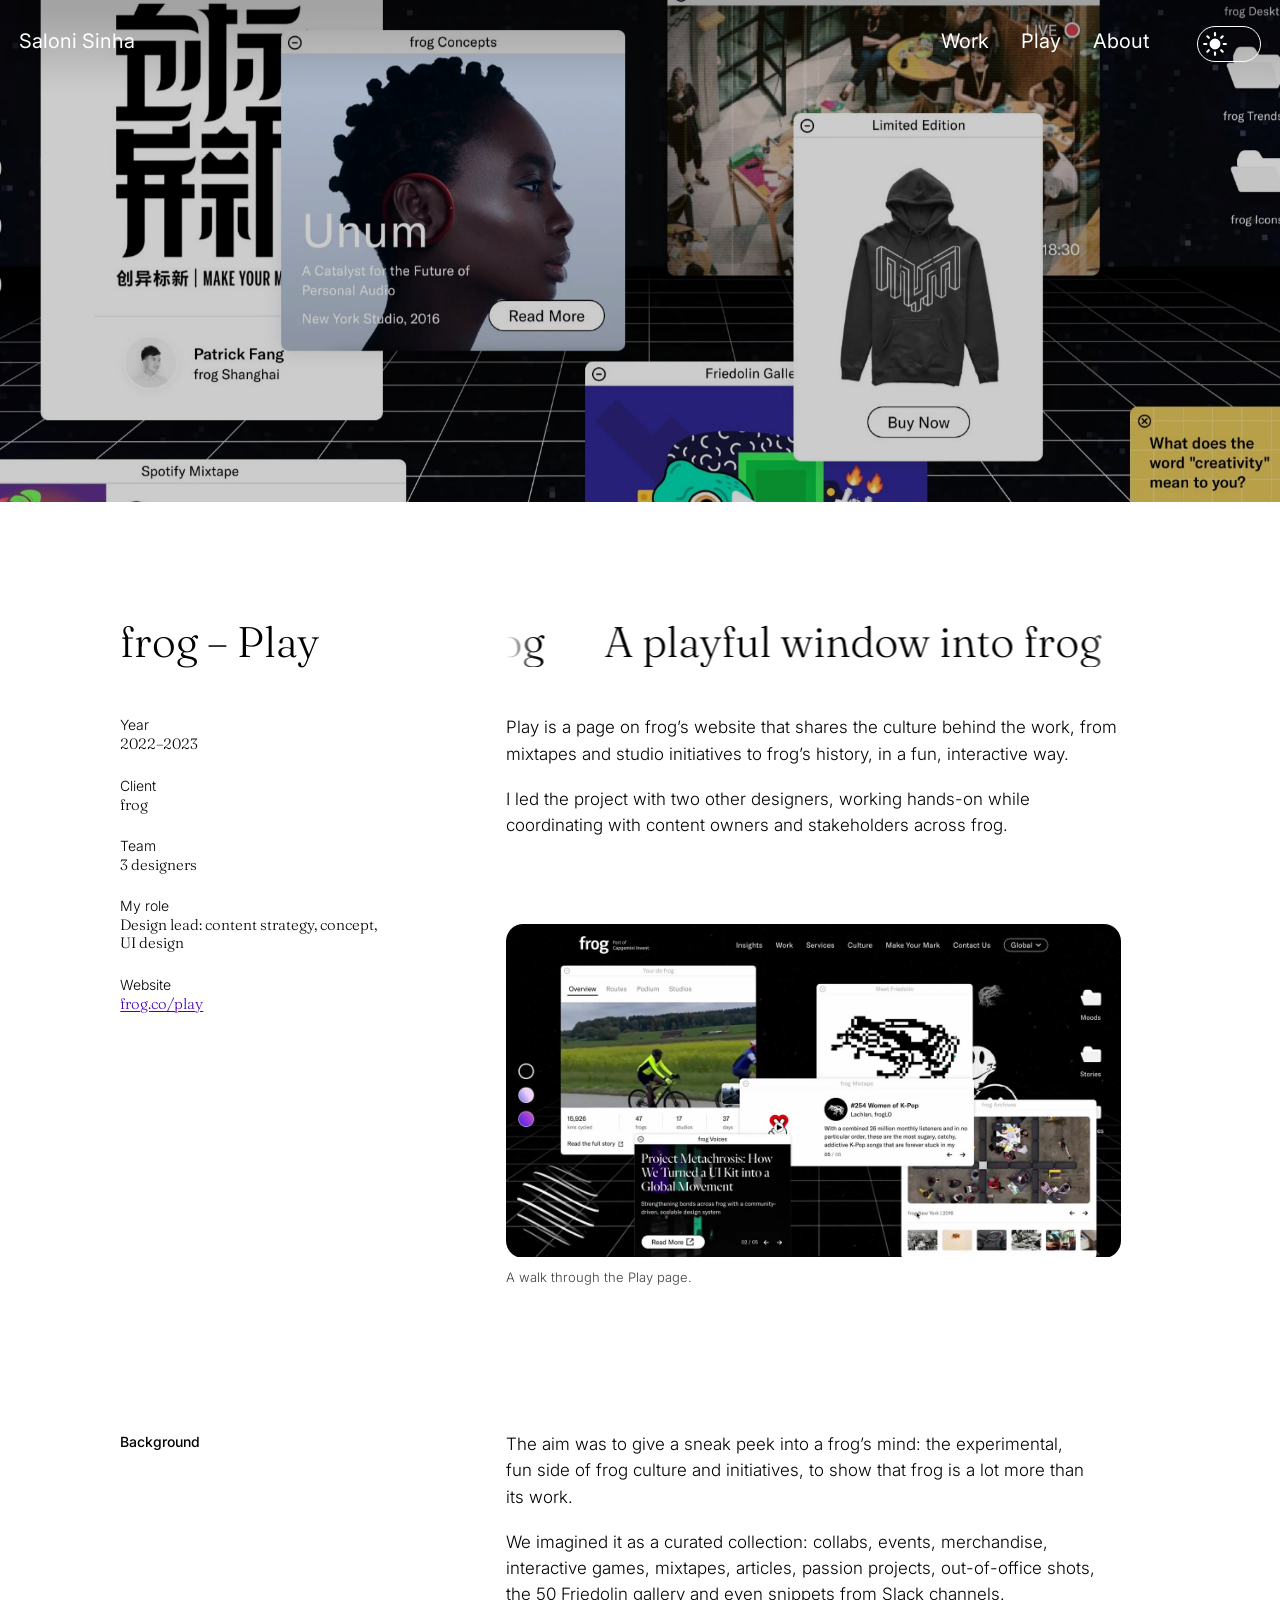
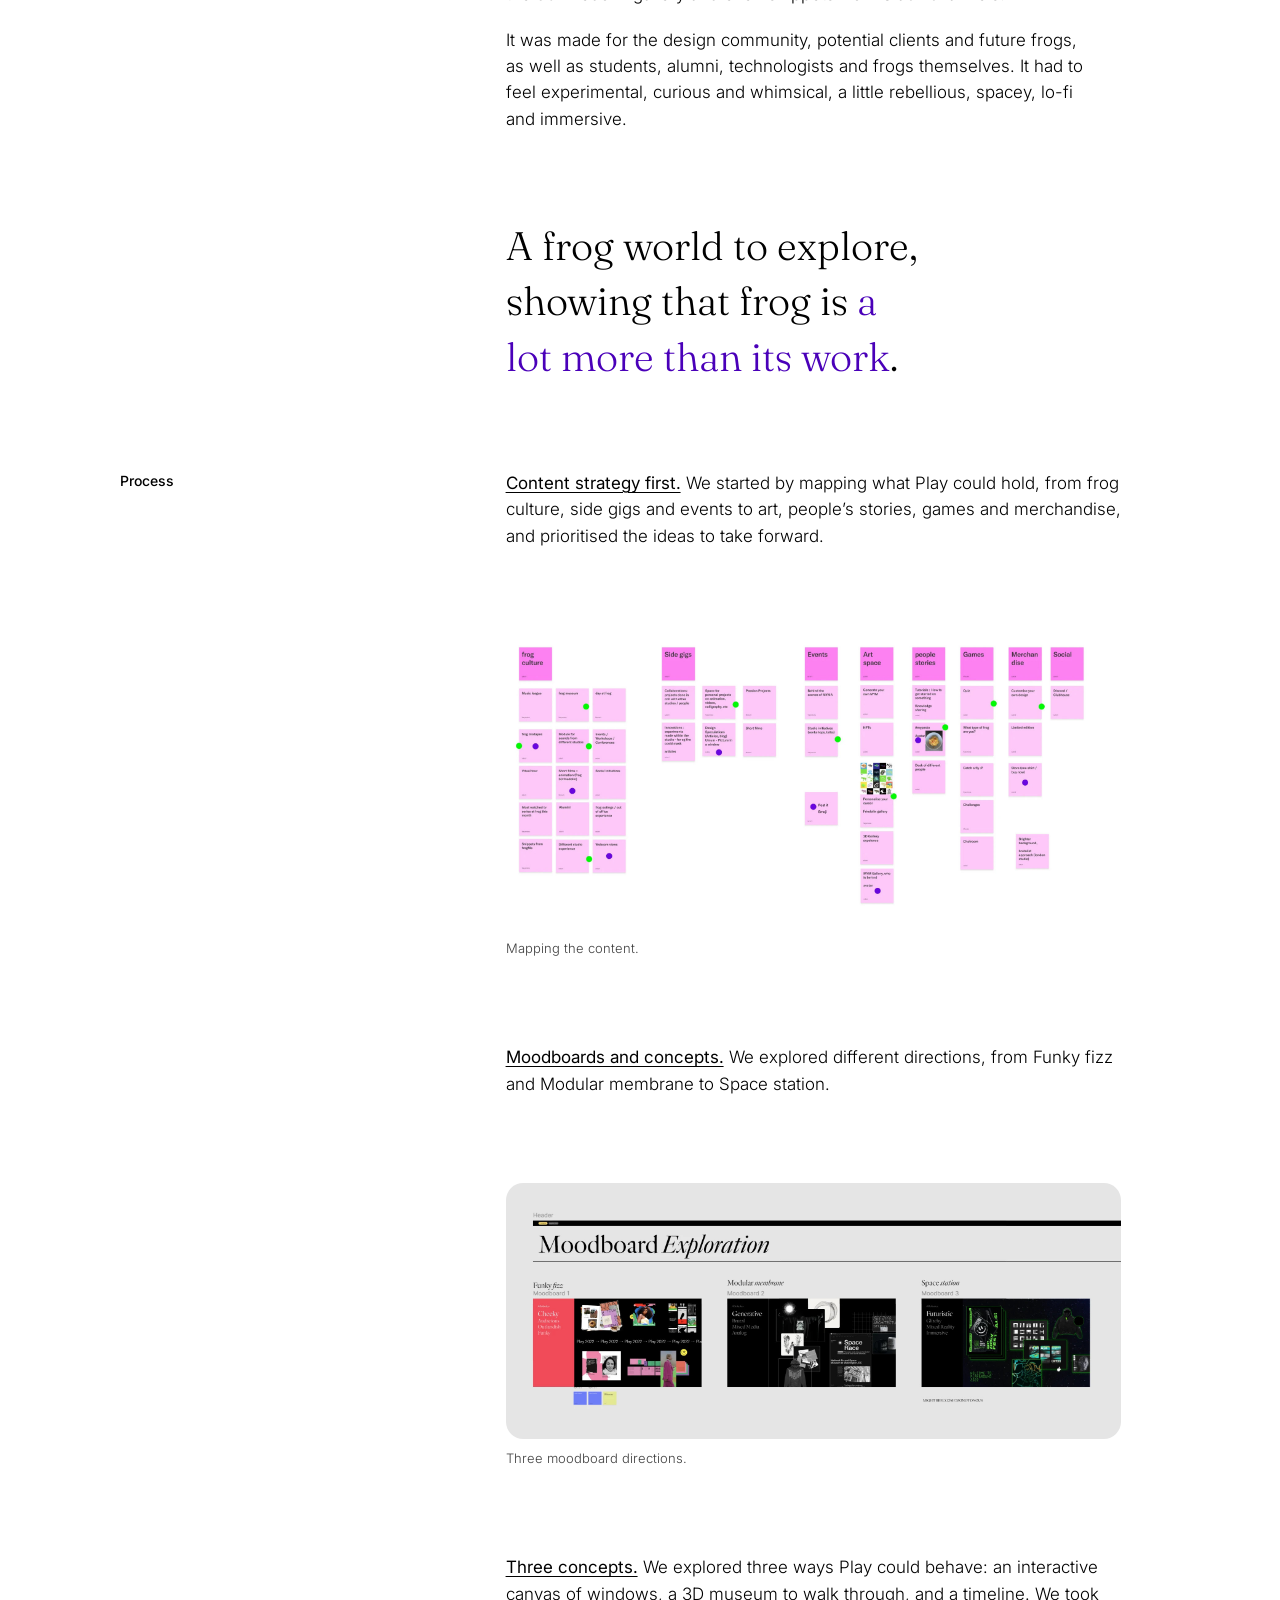
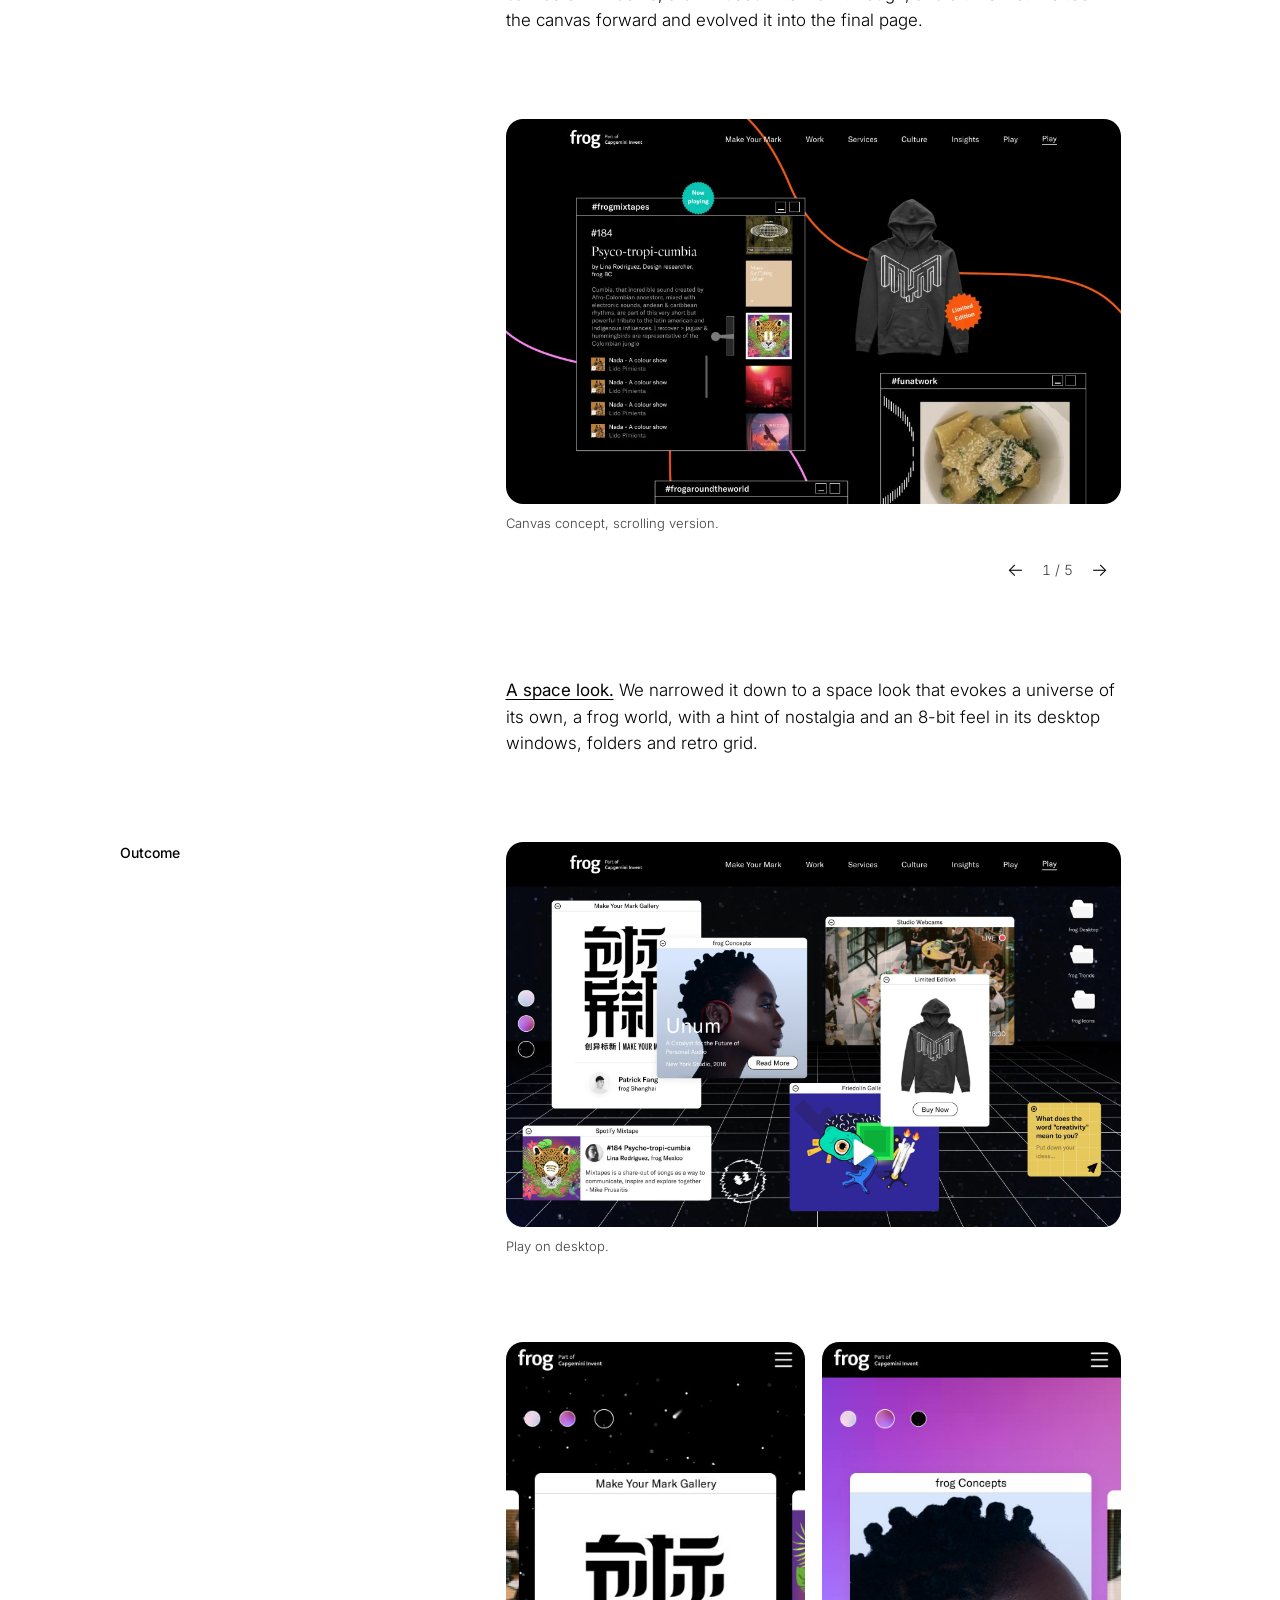
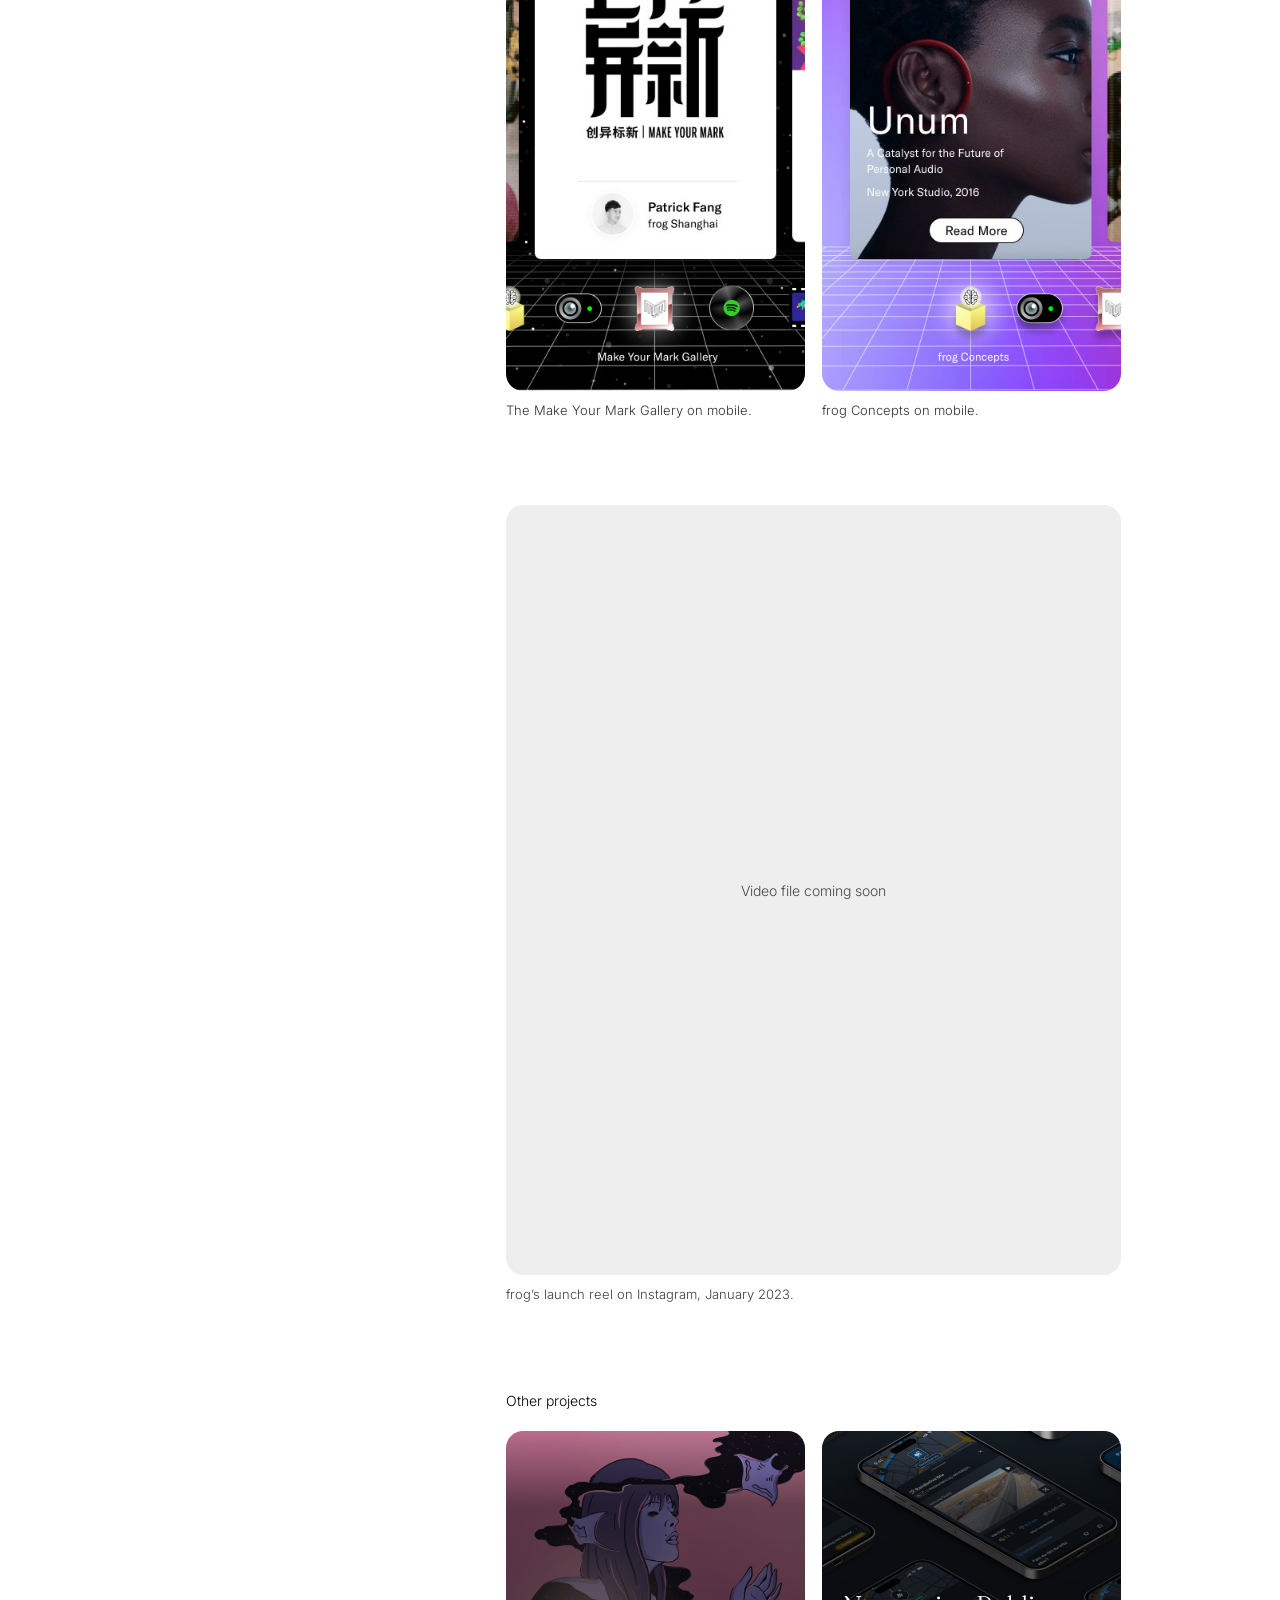
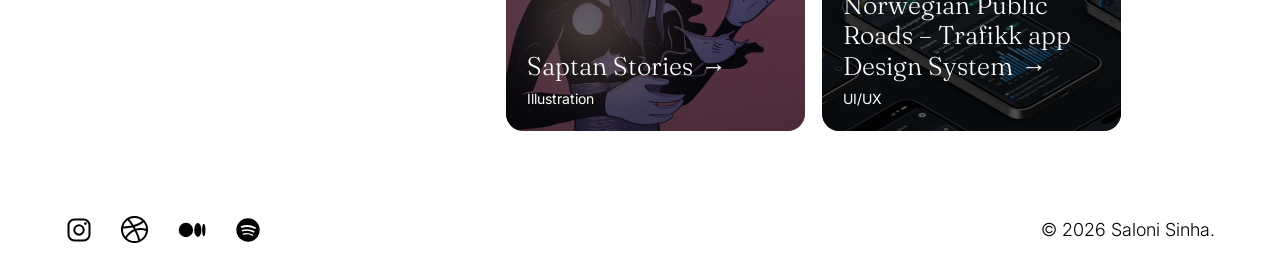
<file: case-frog-play.html>
<!DOCTYPE html>
<html lang="en">
<head>
  <meta charset="utf-8">
  <meta name="viewport" content="width=device-width, initial-scale=1">
  <title>frog – Play – Saloni Sinha</title>
  <meta name="description" content="frog Play: an interactive page on frog’s website that shares the culture behind the work, from mixtapes to frog’s history. Case study by Saloni Sinha.">
  <link rel="canonical" href="https://salonisinha.com/case-frog-play">
  <meta property="og:type" content="article">
  <meta property="og:site_name" content="Saloni Sinha">
  <meta property="og:locale" content="en_GB">
  <meta property="og:title" content="frog – Play – Saloni Sinha">
  <meta property="og:description" content="frog Play: an interactive page on frog’s website that shares the culture behind the work, from mixtapes to frog’s history. Case study by Saloni Sinha.">
  <meta property="og:url" content="https://salonisinha.com/case-frog-play">
  <meta property="og:image" content="https://salonisinha.com/assets/og/frog-play.jpg">
  <meta property="og:image:width" content="1200">
  <meta property="og:image:height" content="630">
  <meta property="og:image:alt" content="The frog Play interactive desktop page">
  <meta name="twitter:card" content="summary_large_image">
  <script type="application/ld+json">{"@context": "https://schema.org", "@graph": [{"@type": "CreativeWork", "url": "https://salonisinha.com/case-frog-play", "name": "frog – Play", "description": "frog Play: an interactive page on frog’s website that shares the culture behind the work, from mixtapes to frog’s history. Case study by Saloni Sinha.", "image": "https://salonisinha.com/assets/og/frog-play.jpg", "author": {"@id": "https://salonisinha.com/#person"}}, {"@type": "Person", "@id": "https://salonisinha.com/#person", "name": "Saloni Sinha", "url": "https://salonisinha.com/", "jobTitle": "Lead Experience Designer", "worksFor": {"@type": "Organization", "name": "frog", "url": "https://www.frog.co/"}, "address": {"@type": "PostalAddress", "addressLocality": "Oslo", "addressCountry": "NO"}, "sameAs": ["https://dribbble.com/salonisinha", "https://medium.com/@saloni.sinha", "https://www.instagram.com/parasighted_saloni", "https://open.spotify.com/artist/5cFTWnOfKohVWJ9EROng08"]}]}</script>
  <link rel="preconnect" href="https://fonts.googleapis.com">
  <link rel="preconnect" href="https://fonts.gstatic.com" crossorigin>
  <link href="https://fonts.googleapis.com/css2?family=Fraunces:opsz,wght,SOFT,WONK@9..144,300..700,0,1&family=Inter:wght@300;400&display=swap" rel="stylesheet">
  <script>
  (function () {
    var d = document.documentElement, t;
    try { t = localStorage.getItem("theme"); } catch (e) {}
    if (!t) t = "light";
    d.dataset.theme = t;
    try { if (sessionStorage.getItem("curtain") && !matchMedia("(prefers-reduced-motion: reduce)").matches) d.classList.add("has-curtain"); sessionStorage.removeItem("curtain"); } catch (e) {}
  })();
</script>
  <link rel="stylesheet" href="styles.css?v=94">
  <script defer src="https://static.cloudflareinsights.com/beacon.min.js" data-cf-beacon='{"token": "35024aeadcce482c80758693d77d9112"}'></script>
</head>
<body>
<div class="page-curtain" aria-hidden="true"><i></i><i></i><i></i><i></i></div>
<div class="page">

<nav class="nav nav--light" aria-label="Main">
    <a href="index.html">Saloni Sinha</a>
    <ul>
      <li><a href="index.html#work">Work</a></li>
      <li><a href="play.html">Play</a></li>
      <li><a href="about.html">About</a></li>
      <li><button class="theme-toggle" type="button" aria-label="Switch to dark mode" aria-pressed="false"><span class="theme-toggle__knob"><svg class="sun" viewBox="0 0 24 24" aria-hidden="true"><circle cx="12" cy="12" r="4"/><path d="M12 2v2M12 20v2M4.9 4.9l1.4 1.4M17.7 17.7l1.4 1.4M2 12h2M20 12h2M4.9 19.1l1.4-1.4M17.7 6.3l1.4-1.4"/></svg><svg class="moon" viewBox="0 0 24 24" aria-hidden="true"><path d="M21 12.8A9 9 0 1 1 11.2 3a7 7 0 0 0 9.8 9.8z"/></svg></span></button></li>
    </ul>
  </nav>

  <header class="hero">
    <img src="assets/frog-play/frog-play-desktop.jpg" width="2000" height="1250" alt="The frog Play page: windows for the Make Your Mark Gallery, frog Concepts, Studio Webcams, a Spotify mixtape and the Friedolin gallery over a starry grid" fetchpriority="high">
  </header>

  <main>
    <section class="grid case-head">
      <h1 class="col-label case-title serif">frog – Play</h1>
      <p class="col-content case-tagline serif">A playful window into frog</p>

      <dl class="col-label meta">
        <div><dt>Year</dt><dd>2022–2023</dd></div>
        <div><dt>Client</dt><dd>frog</dd></div>
        <div><dt>Team</dt><dd>3 designers</dd></div>
        <div><dt>My role</dt><dd>Design lead: content strategy, concept, UI design</dd></div>
        <div><dt>Website</dt><dd><a class="link" href="https://www.frog.co/play" target="_blank" rel="noopener">frog.co/play</a></dd></div>
      </dl>
      <div class="col-content case-intro">
        <div class="prose">
          <p>Play is a page on frog’s website that shares the culture behind the work, from mixtapes and studio initiatives to frog’s history, in a fun, interactive way.</p>
          <p>I led the project with two other designers, working hands-on while coordinating with content owners and stakeholders across frog.</p>
        </div>
      </div>

      <figure class="col-content shot case-figure reveal">
        <div class="shot__frame" data-tone="dark" style="aspect-ratio: 1440 / 780"><video src="assets/frog-play/frog-play-walkthrough.mp4" poster="assets/frog-play/frog-play-walkthrough-poster.jpg" width="1440" height="780" muted loop playsinline preload="metadata" data-autoplay aria-label="A walk through the Play page, opening and moving windows on the starry grid"></video></div>
        <figcaption>A walk through the Play page.</figcaption>
      </figure>
    </section>

    <div class="grid case-body">

      <h2 class="col-label row__label reveal">Background</h2>
      <div class="col-content prose reveal">
        <p>The aim was to give a sneak peek into a frog’s mind: the experimental, fun side of frog culture and initiatives, to show that frog is a lot more than its work.</p>
        <p>We imagined it as a curated collection: collabs, events, merchandise, interactive games, mixtapes, articles, passion projects, out-of-office shots, the 50 Friedolin gallery and even snippets from Slack channels.</p>
        <p>It was made for the design community, potential clients and future frogs, as well as students, alumni, technologists and frogs themselves. It had to feel experimental, curious and whimsical, a little rebellious, spacey, lo-fi and immersive.</p>
      </div>


      <p class="col-content lede serif reveal">A frog world to explore, showing that frog is <span class="lede__accent">a lot more than its work</span>.</p>

      <h2 class="col-label row__label reveal">Process</h2>
      <div class="col-content prose reveal">
        <p><strong>Content strategy first.</strong> We started by mapping what Play could hold, from frog culture, side gigs and events to art, people’s stories, games and merchandise, and prioritised the ideas to take forward.</p>
      </div>

      <figure class="col-content shot reveal">
        <div class="shot__frame shot__frame--natural shot__frame--flat"><img src="assets/frog-play/frog-play-content.jpg?v=2" width="2000" height="956" loading="lazy" alt="Sticky notes grouping content ideas under frog culture, side gigs, events, art space, people stories, games, merchandise and social"></div>
        <figcaption>Mapping the content.</figcaption>
      </figure>

      <div class="col-content prose reveal">
        <p><strong>Moodboards and concepts.</strong> We explored different directions, from Funky fizz and Modular membrane to Space station.</p>
      </div>

      <figure class="col-content shot reveal">
        <div class="shot__frame shot__frame--natural shot__frame--flat"><img src="assets/frog-play/frog-play-moodboards.jpg" width="2000" height="833" loading="lazy" alt="Three moodboards: Funky fizz in pink and black, Modular membrane in black and white, and Space station in black and green"></div>
        <figcaption>Three moodboard directions.</figcaption>
      </figure>

      <div class="col-content prose reveal">
        <p><strong>Three concepts.</strong> We explored three ways Play could behave: an interactive canvas of windows, a 3D museum to walk through, and a timeline. We took the canvas forward and evolved it into the final page.</p>
      </div>

      <div class="col-content carousel reveal" data-carousel role="group" aria-roledescription="carousel" aria-label="Concepts" tabindex="0">
        <div class="carousel__track">
          <figure class="carousel__slide">
            <div class="shot__frame shot__frame--flat" style="aspect-ratio: 16 / 10"><img src="assets/frog-play/frog-play-canvas-1.jpg" width="1065" height="2000" loading="lazy" style="object-position: 50% 0%" alt="Canvas concept: windows for frog mixtapes, merchandise, a pixel globe, a catch-a-fly game, an art gallery, frog voices and events on a black page with coloured lines"></div>
            <figcaption>Canvas concept, scrolling version.</figcaption>
          </figure>
          <figure class="carousel__slide">
            <div class="shot__frame shot__frame--flat" style="aspect-ratio: 16 / 10"><img src="assets/frog-play/frog-play-canvas-2.jpg" width="1440" height="900" loading="lazy" alt="Canvas concept on one screen, with a mixtape window, a limited edition hoodie, a pixel globe and a join the discussion badge"></div>
            <figcaption>Canvas concept.</figcaption>
          </figure>
          <figure class="carousel__slide">
            <div class="shot__frame shot__frame--flat" style="aspect-ratio: 16 / 10"><img src="assets/frog-play/frog-play-museum-1.jpg" width="1440" height="1024" loading="lazy" alt="3D museum concept: a dark room with hoodies, a globe, a jukebox playing a frog mixtape and a recipe card"></div>
            <figcaption>3D museum concept.</figcaption>
          </figure>
          <figure class="carousel__slide">
            <div class="shot__frame shot__frame--flat" style="aspect-ratio: 16 / 10"><img src="assets/frog-play/frog-play-museum-2.jpg" width="1440" height="1024" loading="lazy" alt="3D museum concept: a merchandise wall to choose artwork and style, a catch-a-fly arcade machine and a globe"></div>
            <figcaption>3D museum concept, the merchandise wall.</figcaption>
          </figure>
          <figure class="carousel__slide">
            <div class="shot__frame shot__frame--flat" style="aspect-ratio: 16 / 10"><img src="assets/frog-play/frog-play-timeline.jpg" width="2000" height="1250" loading="lazy" alt="Timeline concept: a timeline over a pixel world map, with colourful shapes for merchandise, mixtapes, collabs, games, explorations, passion projects, behind the scenes and NFTs"></div>
            <figcaption>Timeline concept.</figcaption>
          </figure>
        </div>
        <div class="carousel__bar">
          <button class="carousel__btn" type="button" aria-label="Previous image">←</button>
          <span class="carousel__count" aria-live="polite">1 / 5</span>
          <button class="carousel__btn" type="button" aria-label="Next image">→</button>
        </div>
      </div>

      <div class="col-content prose reveal">
        <p><strong>A space look.</strong> We narrowed it down to a space look that evokes a universe of its own, a frog world, with a hint of nostalgia and an 8-bit feel in its desktop windows, folders and retro grid.</p>
      </div>

      <h2 class="col-label row__label reveal">Outcome</h2>
      <figure class="col-content shot reveal">
        <div class="shot__frame shot__frame--natural shot__frame--flat"><img src="assets/frog-play/frog-play-desktop.jpg" width="2000" height="1250" loading="lazy" alt="The Play page on desktop, with windows for the Make Your Mark Gallery, frog Concepts, Studio Webcams, Limited Edition merchandise and a Spotify mixtape"></div>
        <figcaption>Play on desktop.</figcaption>
      </figure>

      <div class="col-content shot-pair reveal">
        <figure>
          <div class="shot__frame shot__frame--natural shot__frame--flat"><img src="assets/frog-play/frog-play-mobile-1.jpg" width="375" height="812" loading="lazy" alt="Play on mobile, showing the Make Your Mark Gallery card"></div>
          <figcaption>The Make Your Mark Gallery on mobile.</figcaption>
        </figure>
        <figure>
          <div class="shot__frame shot__frame--natural shot__frame--flat"><img src="assets/frog-play/frog-play-mobile-2.jpg" width="375" height="812" loading="lazy" alt="Play on mobile, showing the frog Concepts card for Unum"></div>
          <figcaption>frog Concepts on mobile.</figcaption>
        </figure>
      </div>

      <figure class="col-content shot reveal">
        <div class="shot__frame" data-tone="dark" style="aspect-ratio: 4 / 5"><video src="assets/frog-play/frog-play-reel.mp4" poster="assets/frog-play/frog-play-reel-poster.jpg" width="720" height="900" muted loop playsinline preload="metadata" data-autoplay aria-label="frog’s Instagram reel launching the Play page"></video></div>
        <figcaption>frog’s launch reel on Instagram, January 2023.</figcaption>
      </figure>

    </div>
  </main>

  <section class="more" aria-labelledby="more-title">
    <h2 id="more-title">Other projects</h2>
    <div class="more__grid">
      <a class="card" href="case-saptan-stories.html">
        <div class="shot__frame"><img src="assets/cases/saptan-5.jpg" width="800" height="800" loading="lazy" alt="Saptan Stories illustration"></div>
        <h3 class="serif">Saptan Stories</h3>
        <p>Illustration</p>
      </a>
      <a class="card" href="case-traffic-app.html">
        <div class="shot__frame"><img src="assets/traffic.jpg" width="2200" height="1237" loading="lazy" alt="Trafikk app screens"></div>
        <h3 class="serif">Norwegian Public Roads – Trafikk app Design System</h3>
        <p>UI/UX</p>
      </a>
    </div>
  </section>

  <footer class="footer">
    <ul>
      <li><a href="https://www.instagram.com/parasighted_saloni" target="_blank" rel="noopener" aria-label="Instagram"><svg class="icon" viewBox="0 0 28 28" aria-hidden="true" fill="none"><path d="M9.33 3.5h9.34c3.22 0 5.83 2.61 5.83 5.83v9.34c0 3.22-2.61 5.83-5.83 5.83H9.33A5.83 5.83 0 0 1 3.5 18.67V9.33A5.83 5.83 0 0 1 9.33 3.5Z" stroke="currentColor" stroke-width="2"/><path d="M18.67 14a4.67 4.67 0 1 1-9.34 0 4.67 4.67 0 0 1 9.34 0Z" stroke="currentColor" stroke-width="2"/><circle cx="20.42" cy="7.58" r="1.4" fill="currentColor"/></svg></a></li>
      <li><a href="https://dribbble.com/salonisinha" target="_blank" rel="noopener" aria-label="Dribbble"><svg class="icon" viewBox="0 0 24 24" aria-hidden="true" fill="none" stroke="currentColor" stroke-width="1.7" stroke-linecap="round" stroke-linejoin="round"><path d="M22.32 11.58a10.73 10.73 0 1 1-21.47 0 10.73 10.73 0 0 1 21.47 0Z"/><path d="M5.87 2.48c1.75 2.03 3.28 4.16 4.6 6.34m0 0c.62 1.03 1.2 2.06 1.73 3.1m-1.73-3.1c-2.86.73-6.03 1.05-9.27.9m9.27-.9c3.64-.92 6.78-2.5 8.93-4.59m-7.2 7.69c1.64 3.21 2.83 6.44 3.59 9.47m-3.59-9.47c-3.36 1.09-6.21 3.49-8.31 7.13m8.31-7.13c2.99-.97 6.38-.9 10 .25"/></svg></a></li>
      <li><a href="https://medium.com/@saloni.sinha" target="_blank" rel="noopener" aria-label="Medium"><svg class="icon" viewBox="0 0 28 28" aria-hidden="true" fill="currentColor"><ellipse cx="7.93" cy="14" rx="7.23" ry="7.23"/><ellipse cx="19.83" cy="14" rx="3.62" ry="6.88"/><ellipse cx="25.78" cy="14" rx="1.67" ry="6.3"/></svg></a></li>
      <li><a href="https://open.spotify.com/artist/5cFTWnOfKohVWJ9EROng08" target="_blank" rel="noopener" aria-label="Spotify"><svg class="icon" viewBox="0 0 28 28" aria-hidden="true" fill="none"><circle cx="14" cy="14" r="11.67" fill="currentColor"/><g stroke="var(--color-bg)" stroke-linecap="round"><path d="M7.7 10.85c4.32-1.28 9.22-1.05 13.18 1.17" stroke-width="1.8"/><path d="M8.52 14.58c3.73-1.05 7.93-.7 11.31 1.17" stroke-width="1.55"/><path d="M9.33 18.08c3.15-.82 6.3-.47 9.22 1.05" stroke-width="1.4"/></g></svg></a></li>
    </ul>
    <span>© 2026 Saloni Sinha.</span>
  </footer>

</div>

<script src="theme.js?v=75"></script>
<script src="nav.js?v=72"></script>
<script src="motion.js?v=77"></script>
</body>
</html>
</file>
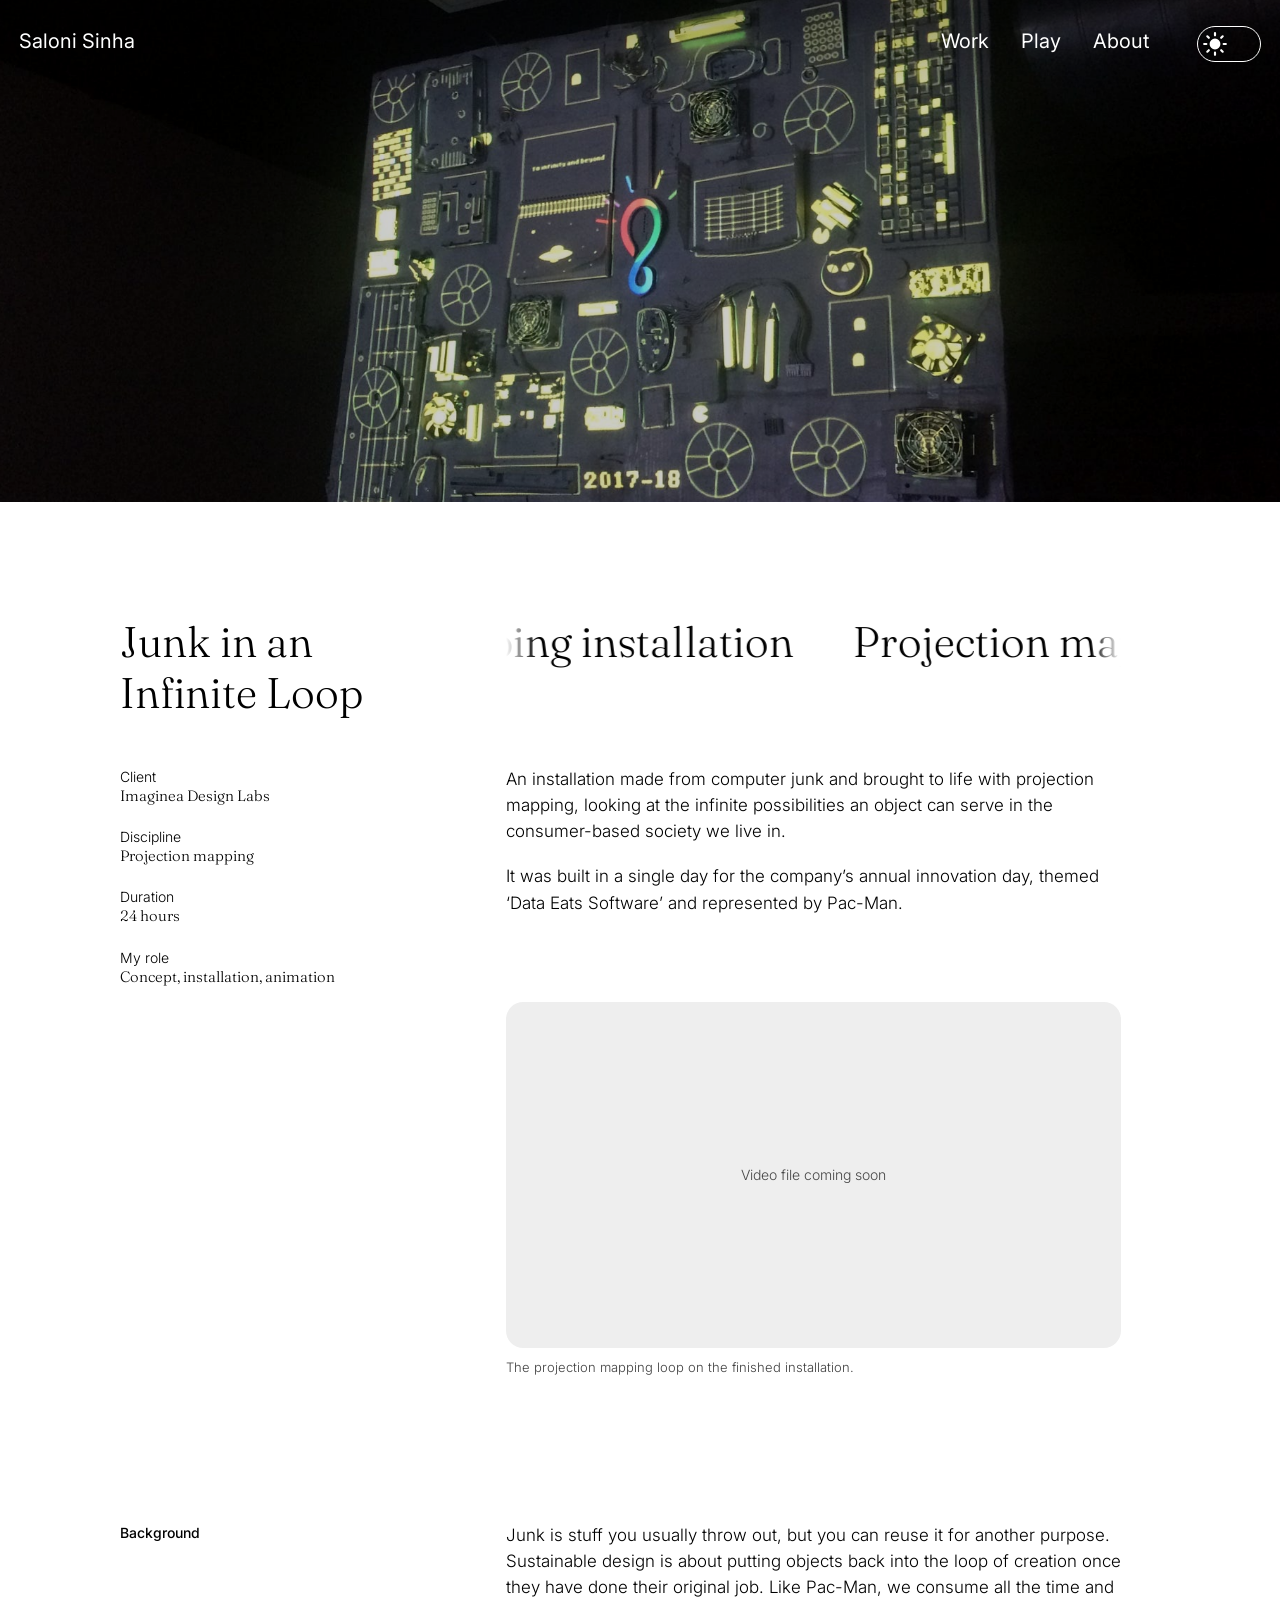
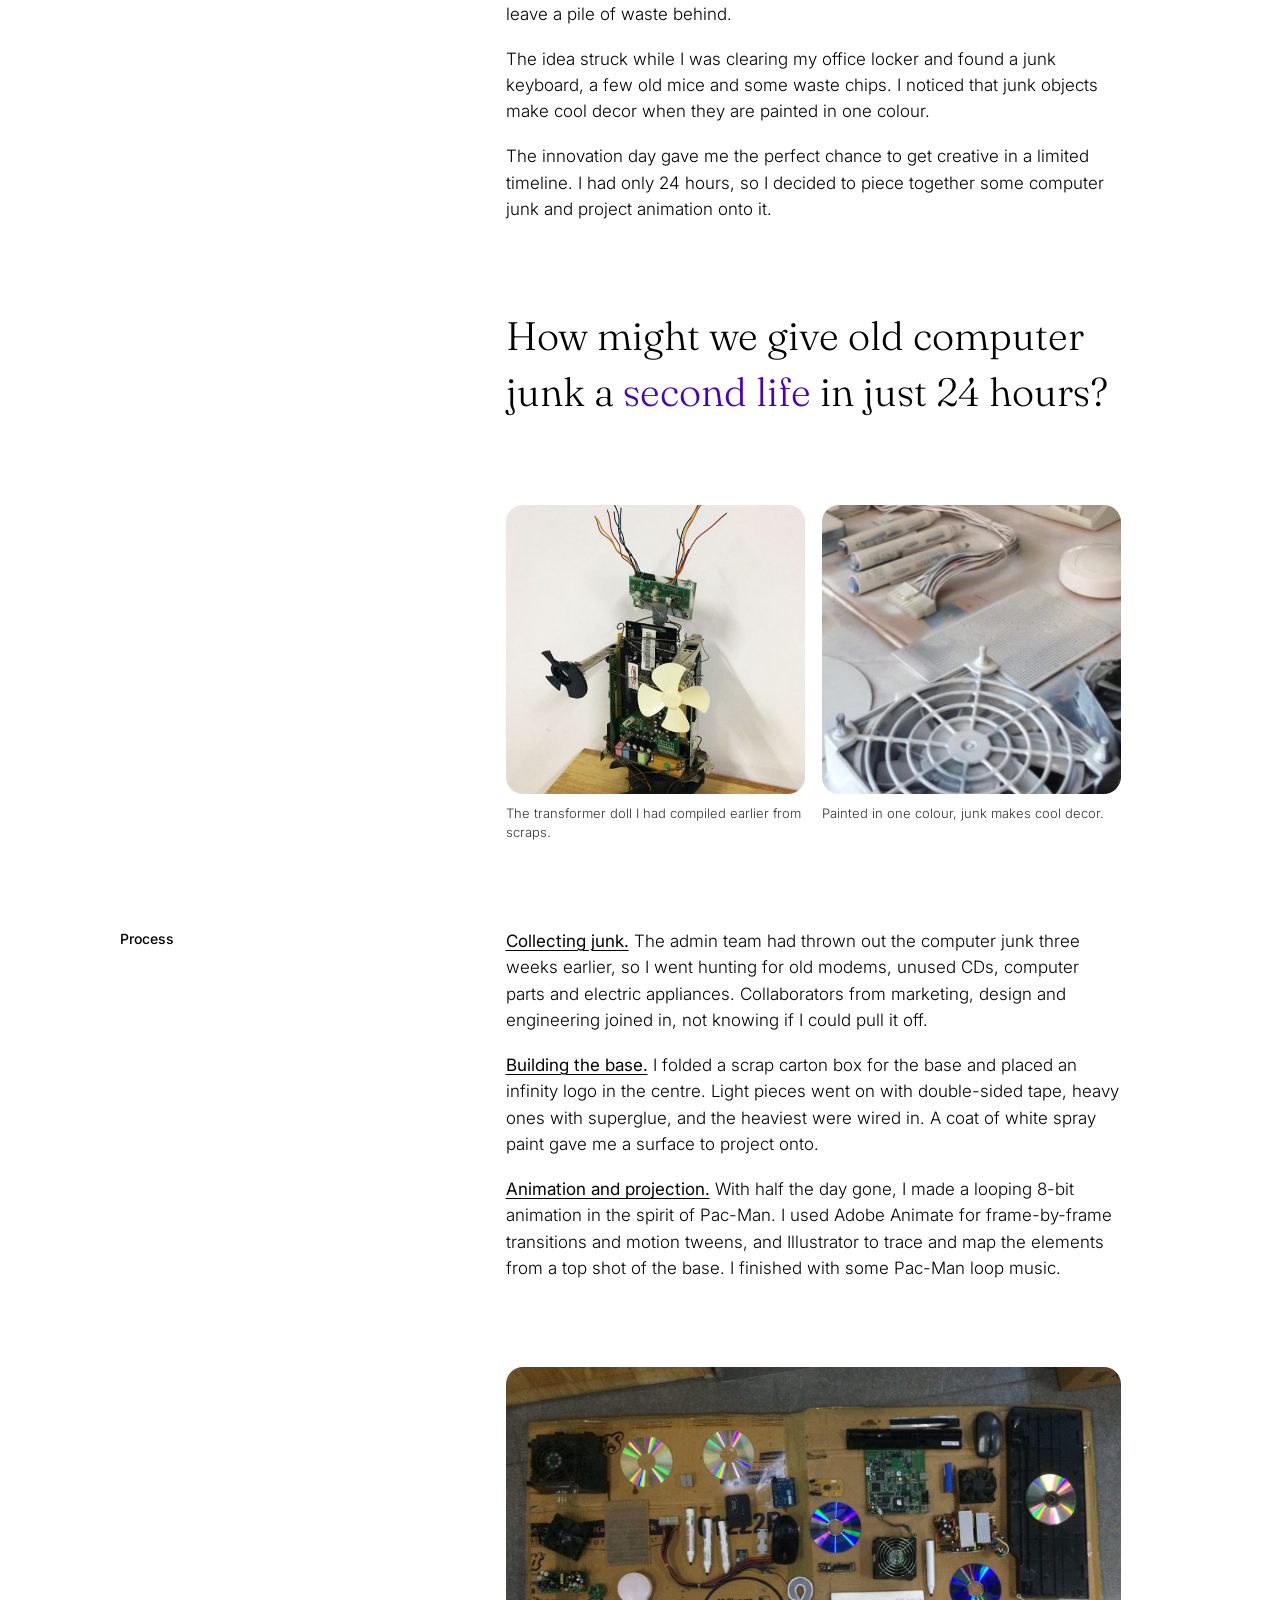
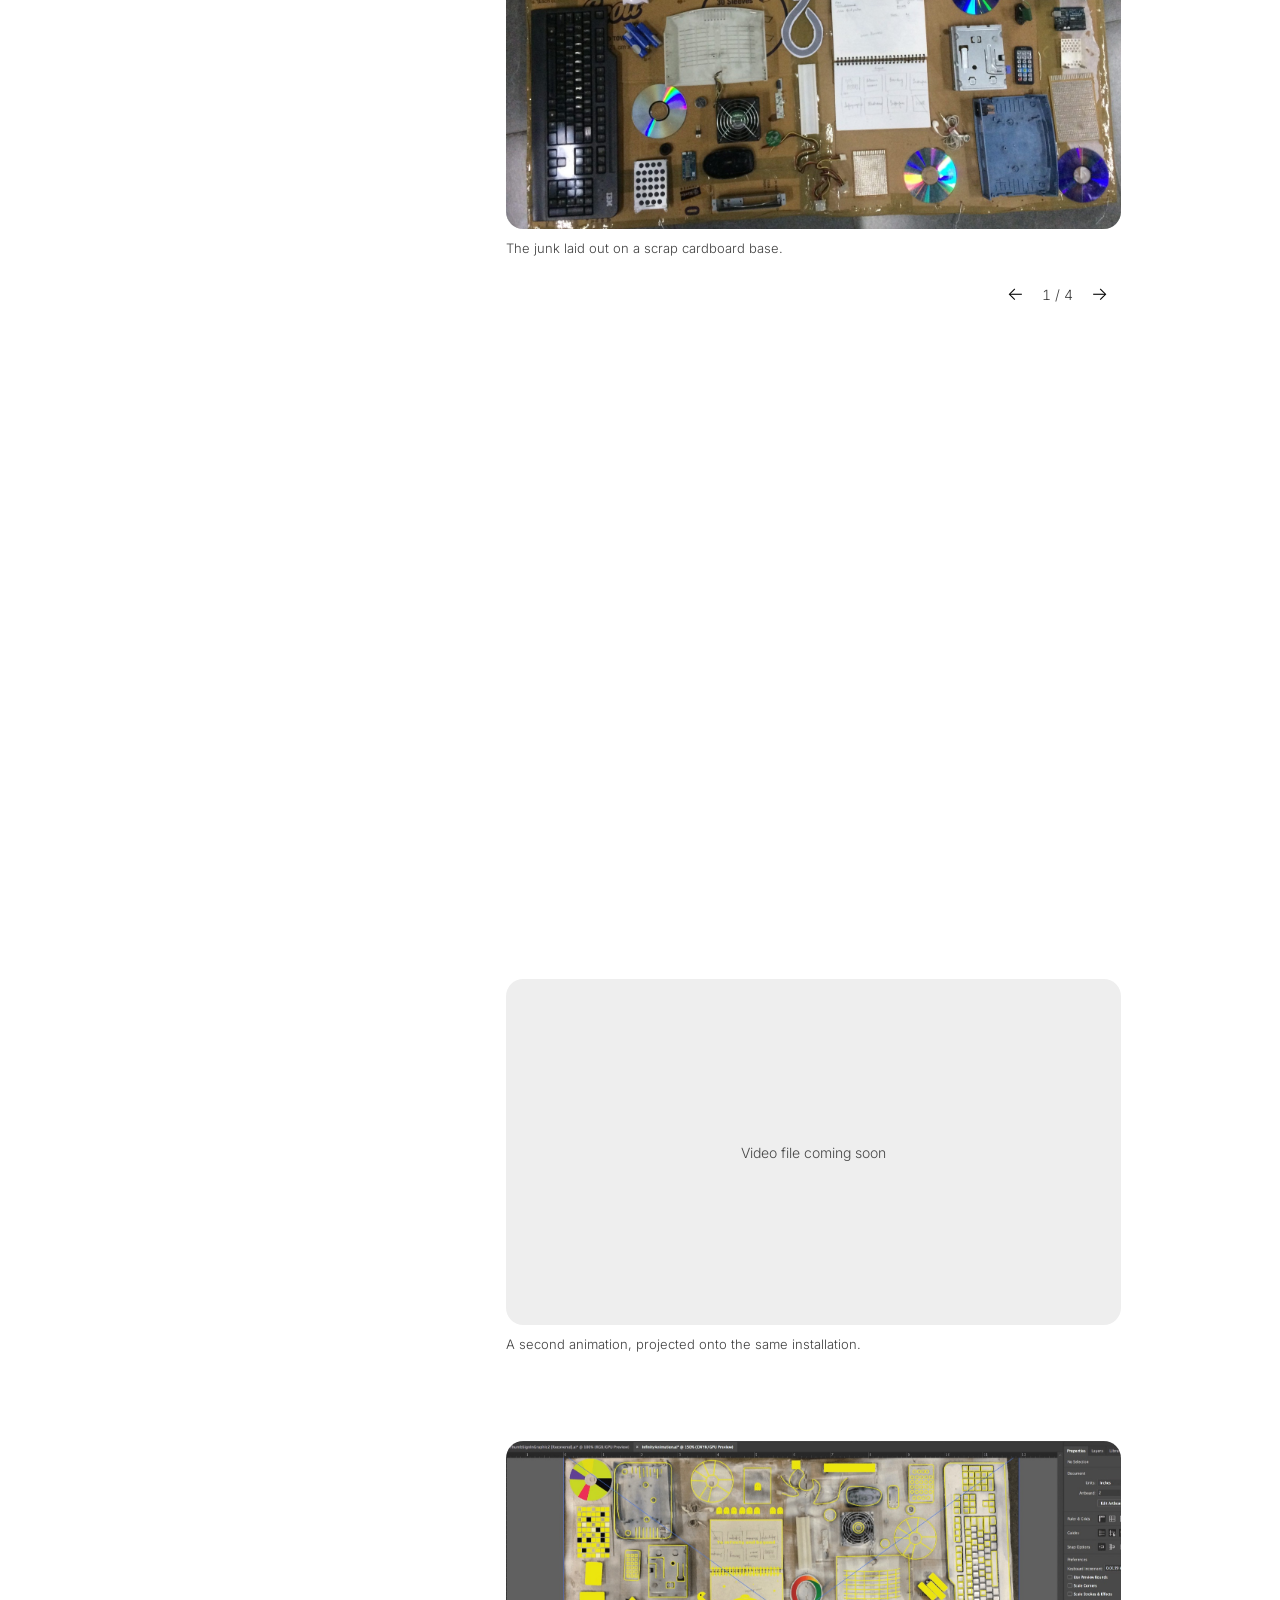
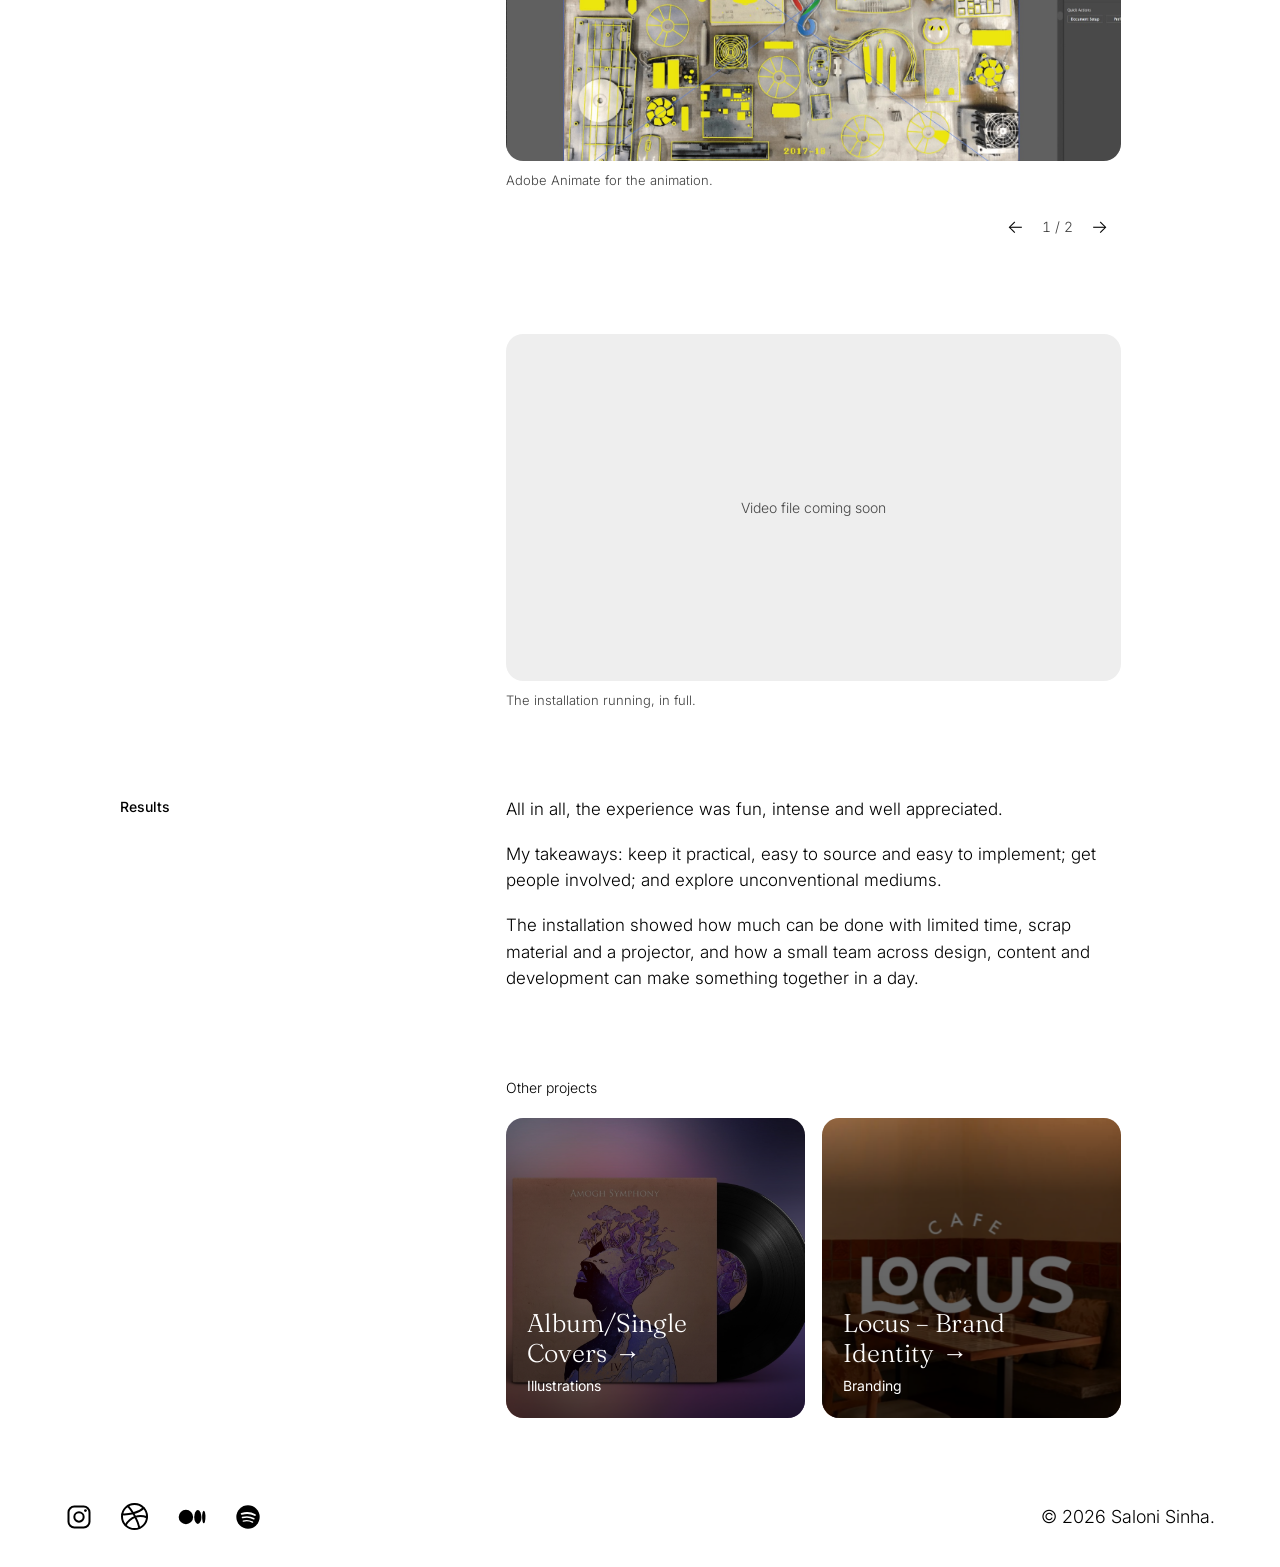
<file: case-junk-infinite-loop.html>
<!DOCTYPE html>
<html lang="en">
<head>
  <meta charset="utf-8">
  <meta name="viewport" content="width=device-width, initial-scale=1">
  <title>Junk in an Infinite Loop – Saloni Sinha</title>
  <meta name="description" content="Junk in an Infinite Loop: a projection-mapped installation made from computer junk in 24 hours. Case study by Saloni Sinha.">
  <link rel="canonical" href="https://salonisinha.com/case-junk-infinite-loop">
  <meta property="og:type" content="article">
  <meta property="og:site_name" content="Saloni Sinha">
  <meta property="og:locale" content="en_GB">
  <meta property="og:title" content="Junk in an Infinite Loop – Saloni Sinha">
  <meta property="og:description" content="Junk in an Infinite Loop: a projection-mapped installation made from computer junk in 24 hours. Case study by Saloni Sinha.">
  <meta property="og:url" content="https://salonisinha.com/case-junk-infinite-loop">
  <meta property="og:image" content="https://salonisinha.com/assets/og/junk.jpg">
  <meta property="og:image:width" content="1200">
  <meta property="og:image:height" content="630">
  <meta property="og:image:alt" content="Projection-mapped installation made from computer junk">
  <meta name="twitter:card" content="summary_large_image">
  <script type="application/ld+json">{"@context": "https://schema.org", "@graph": [{"@type": "CreativeWork", "url": "https://salonisinha.com/case-junk-infinite-loop", "name": "Junk in an Infinite Loop", "description": "Junk in an Infinite Loop: a projection-mapped installation made from computer junk in 24 hours. Case study by Saloni Sinha.", "image": "https://salonisinha.com/assets/og/junk.jpg", "author": {"@id": "https://salonisinha.com/#person"}}, {"@type": "Person", "@id": "https://salonisinha.com/#person", "name": "Saloni Sinha", "url": "https://salonisinha.com/", "jobTitle": "Lead Experience Designer", "worksFor": {"@type": "Organization", "name": "frog", "url": "https://www.frog.co/"}, "address": {"@type": "PostalAddress", "addressLocality": "Oslo", "addressCountry": "NO"}, "sameAs": ["https://dribbble.com/salonisinha", "https://medium.com/@saloni.sinha", "https://www.instagram.com/parasighted_saloni", "https://open.spotify.com/artist/5cFTWnOfKohVWJ9EROng08"]}]}</script>
  <link rel="preconnect" href="https://fonts.googleapis.com">
  <link rel="preconnect" href="https://fonts.gstatic.com" crossorigin>
  <link href="https://fonts.googleapis.com/css2?family=Fraunces:opsz,wght,SOFT,WONK@9..144,300..700,0,1&family=Inter:wght@300;400&display=swap" rel="stylesheet">
  <script>
  (function () {
    var d = document.documentElement, t;
    try { t = localStorage.getItem("theme"); } catch (e) {}
    if (!t) t = "light";
    d.dataset.theme = t;
    try { if (sessionStorage.getItem("curtain") && !matchMedia("(prefers-reduced-motion: reduce)").matches) d.classList.add("has-curtain"); sessionStorage.removeItem("curtain"); } catch (e) {}
  })();
</script>
  <link rel="stylesheet" href="styles.css?v=94">
  <script defer src="https://static.cloudflareinsights.com/beacon.min.js" data-cf-beacon='{"token": "35024aeadcce482c80758693d77d9112"}'></script>
</head>
<body>
<div class="page-curtain" aria-hidden="true"><i></i><i></i><i></i><i></i></div>
<div class="page">

<nav class="nav nav--light" aria-label="Main">
    <a href="index.html">Saloni Sinha</a>
    <ul>
      <li><a href="index.html#work">Work</a></li>
      <li><a href="play.html">Play</a></li>
      <li><a href="about.html">About</a></li>
      <li><button class="theme-toggle" type="button" aria-label="Switch to dark mode" aria-pressed="false"><span class="theme-toggle__knob"><svg class="sun" viewBox="0 0 24 24" aria-hidden="true"><circle cx="12" cy="12" r="4"/><path d="M12 2v2M12 20v2M4.9 4.9l1.4 1.4M17.7 17.7l1.4 1.4M2 12h2M20 12h2M4.9 19.1l1.4-1.4M17.7 6.3l1.4-1.4"/></svg><svg class="moon" viewBox="0 0 24 24" aria-hidden="true"><path d="M21 12.8A9 9 0 1 1 11.2 3a7 7 0 0 0 9.8 9.8z"/></svg></span></button></li>
    </ul>
  </nav>

  <header class="hero">
    <img src="assets/cases/junk-installation.jpg?v=72" width="2000" height="1169" alt="The finished junk installation lit by projection mapping" fetchpriority="high">
  </header>

  <main>
    <section class="grid case-head">
      <h1 class="col-label case-title serif">Junk in an Infinite Loop</h1>
      <p class="col-content case-tagline serif">Projection mapping installation</p>

      <dl class="col-label meta">
        <div><dt>Client</dt><dd>Imaginea Design Labs</dd></div>
        <div><dt>Discipline</dt><dd>Projection mapping</dd></div>
        <div><dt>Duration</dt><dd>24 hours</dd></div>
        <div><dt>My role</dt><dd>Concept, installation, animation</dd></div>
      </dl>
      <div class="col-content case-intro">
        <div class="prose">
          <p>An installation made from computer junk and brought to life with projection mapping, looking at the infinite possibilities an object can serve in the consumer-based society we live in.</p>
          <p>It was built in a single day for the company’s annual innovation day, themed ‘Data Eats Software’ and represented by Pac-Man.</p>
        </div>
      </div>

      <figure class="col-content shot case-figure reveal">
        <div class="shot__frame" data-tone="dark" style="aspect-ratio: 16 / 9"><video src="assets/cases/junk-loop.mp4" poster="assets/cases/junk-loop-poster.jpg" width="1600" height="900" muted loop playsinline preload="metadata" data-autoplay aria-label="Projection mapping loop on the finished junk installation"></video></div>
        <figcaption>The projection mapping loop on the finished installation.</figcaption>
      </figure>
    </section>

    <div class="grid case-body">

      <h2 class="col-label row__label reveal">Background</h2>
      <div class="col-content prose reveal">
        <p>Junk is stuff you usually throw out, but you can reuse it for another purpose. Sustainable design is about putting objects back into the loop of creation once they have done their original job. Like Pac-Man, we consume all the time and leave a pile of waste behind.</p>
        <p>The idea struck while I was clearing my office locker and found a junk keyboard, a few old mice and some waste chips. I noticed that junk objects make cool decor when they are painted in one colour.</p>
        <p>The innovation day gave me the perfect chance to get creative in a limited timeline. I had only 24 hours, so I decided to piece together some computer junk and project animation onto it.</p>
      </div>

      <p class="col-content lede serif reveal">How might we give old computer junk a <span class="lede__accent">second life</span> in just 24 hours?</p>

      <div class="col-content shot-pair reveal">
        <figure>
          <div class="shot__frame" style="aspect-ratio: 599 / 579"><img src="assets/cases/junk-doll-2.jpg" width="599" height="579" loading="lazy" alt="Transformer doll made from computer scraps"></div>
          <figcaption>The transformer doll I had compiled earlier from scraps.</figcaption>
        </figure>
        <figure>
          <div class="shot__frame" style="aspect-ratio: 599 / 579"><img src="assets/cases/junk-painted-closeup.jpg" width="940" height="676" loading="lazy" alt="Close-up of computer parts spray-painted in one pale colour: fans, a CD, markers, cables and a circuit board"></div>
          <figcaption>Painted in one colour, junk makes cool decor.</figcaption>
        </figure>
      </div>

      <h2 class="col-label row__label reveal">Process</h2>
      <div class="col-content prose reveal">
        <p><strong>Collecting junk.</strong> The admin team had thrown out the computer junk three weeks earlier, so I went hunting for old modems, unused CDs, computer parts and electric appliances. Collaborators from marketing, design and engineering joined in, not knowing if I could pull it off.</p>
        <p><strong>Building the base.</strong> I folded a scrap carton box for the base and placed an infinity logo in the centre. Light pieces went on with double-sided tape, heavy ones with superglue, and the heaviest were wired in. A coat of white spray paint gave me a surface to project onto.</p>
        <p><strong>Animation and projection.</strong> With half the day gone, I made a looping 8-bit animation in the spirit of Pac-Man. I used Adobe Animate for frame-by-frame transitions and motion tweens, and Illustrator to trace and map the elements from a top shot of the base. I finished with some Pac-Man loop music.</p>
      </div>

      <div class="col-content carousel reveal" data-carousel role="group" aria-roledescription="carousel" aria-label="Making of the installation" tabindex="0">
        <div class="carousel__track">
          <figure class="carousel__slide">
            <div class="shot__frame "><img src="assets/cases/junk-1.jpg" width="1800" height="1350" loading="lazy" alt="Computer junk laid out on a cardboard base"></div>
            <figcaption>The junk laid out on a scrap cardboard base.</figcaption>
          </figure>
          <figure class="carousel__slide">
            <div class="shot__frame "><img src="assets/cases/junk-2.jpg" width="1800" height="1350" loading="lazy" alt="Painting the junk white by hand"></div>
            <figcaption>Preparing the pieces for painting.</figcaption>
          </figure>
          <figure class="carousel__slide">
            <div class="shot__frame "><img src="assets/cases/junk-3.jpg" width="1800" height="1350" loading="lazy" alt="Spray painting the installation white"></div>
            <figcaption>Spray painting the whole unit white so it could take the projection.</figcaption>
          </figure>
          <figure class="carousel__slide">
            <div class="shot__frame "><img src="assets/cases/junk-painted.jpg" width="1024" height="768" loading="lazy" alt="The painted installation base"></div>
            <figcaption>The base after painting, ready for projection.</figcaption>
          </figure>
        </div>
        <div class="carousel__bar">
          <button class="carousel__btn" type="button" aria-label="Previous image">←</button>
          <span class="carousel__count" aria-live="polite">1 / 4</span>
          <button class="carousel__btn" type="button" aria-label="Next image">→</button>
        </div>
      </div>

      <figure class="col-content shot reveal">
        <div class="shot__frame"><img src="assets/cases/junk-4.jpg" width="1040" height="780" loading="lazy" alt="The installation hung from the ceiling"></div>
        <figcaption>The installation finally hung from the ceiling, clearly visible from the entrance.</figcaption>
      </figure>

      <figure class="col-content shot reveal">
        <div class="shot__frame" data-tone="dark" style="aspect-ratio: 16 / 9"><video src="assets/cases/junk-loop-2.mp4?v=2" poster="assets/cases/junk-loop-2-poster.jpg?v=2" width="1600" height="900" muted loop playsinline preload="metadata" data-autoplay aria-label="Second projection animation, with colourful shapes and the word Infinity on the installation"></video></div>
        <figcaption>A second animation, projected onto the same installation.</figcaption>
      </figure>

      <div class="col-content carousel reveal" data-carousel role="group" aria-roledescription="carousel" aria-label="Animation software" tabindex="0">
        <div class="carousel__track">
          <figure class="carousel__slide">
            <div class="shot__frame shot__frame--natural"><img src="assets/cases/junk-map-1.jpg" width="1800" height="937" loading="lazy" alt="Adobe Animate timeline for the animation"></div>
            <figcaption>Adobe Animate for the animation.</figcaption>
          </figure>
          <figure class="carousel__slide">
            <div class="shot__frame shot__frame--natural"><img src="assets/cases/junk-map-2.jpg" width="1800" height="914" loading="lazy" alt="Adobe Illustrator artboard used to map the elements"></div>
            <figcaption>Adobe Illustrator to map, trace and design the elements.</figcaption>
          </figure>
        </div>
        <div class="carousel__bar">
          <button class="carousel__btn" type="button" aria-label="Previous image">←</button>
          <span class="carousel__count" aria-live="polite">1 / 2</span>
          <button class="carousel__btn" type="button" aria-label="Next image">→</button>
        </div>
      </div>

      <figure class="col-content shot reveal">
        <div class="shot__frame" data-tone="dark" style="aspect-ratio: 16 / 9"><video src="assets/cases/junk-film.mp4" poster="assets/cases/junk-loop-poster.jpg" width="1600" height="900" controls playsinline preload="metadata" aria-label="Video of the projection mapping running on the finished installation"></video></div>
        <figcaption>The installation running, in full.</figcaption>
      </figure>

      <h2 class="col-label row__label reveal">Results</h2>
      <div class="col-content prose reveal">
        <p>All in all, the experience was fun, intense and well appreciated.</p>
        <p>My takeaways: keep it practical, easy to source and easy to implement; get people involved; and explore unconventional mediums.</p>
        <p>The installation showed how much can be done with limited time, scrap material and a projector, and how a small team across design, content and development can make something together in a day.</p>
      </div>

    </div>
  </main>

  <section class="more" aria-labelledby="more-title">
    <h2 id="more-title">Other projects</h2>
    <div class="more__grid">
      <a class="card" href="case-album-covers.html">
        <div class="shot__frame"><img src="assets/cases/album-amogh.jpg" width="1800" height="1026" loading="lazy" alt="Album cover and vinyl record"></div>
        <h3 class="serif">Album/Single Covers</h3>
        <p>Illustrations</p>
      </a>
      <a class="card" href="case-locus.html">
        <div class="shot__frame"><img src="assets/cases/locus-hero.jpg?v=72" width="2400" height="1593" loading="lazy" alt="The Cafe Locus logo over a photo of the cafe"></div>
        <h3 class="serif">Locus – Brand Identity</h3>
        <p>Branding</p>
      </a>
    </div>
  </section>

  <footer class="footer">
    <ul>
      <li><a href="https://www.instagram.com/parasighted_saloni" target="_blank" rel="noopener" aria-label="Instagram"><svg class="icon" viewBox="0 0 28 28" aria-hidden="true" fill="none"><path d="M9.33 3.5h9.34c3.22 0 5.83 2.61 5.83 5.83v9.34c0 3.22-2.61 5.83-5.83 5.83H9.33A5.83 5.83 0 0 1 3.5 18.67V9.33A5.83 5.83 0 0 1 9.33 3.5Z" stroke="currentColor" stroke-width="2"/><path d="M18.67 14a4.67 4.67 0 1 1-9.34 0 4.67 4.67 0 0 1 9.34 0Z" stroke="currentColor" stroke-width="2"/><circle cx="20.42" cy="7.58" r="1.4" fill="currentColor"/></svg></a></li>
      <li><a href="https://dribbble.com/salonisinha" target="_blank" rel="noopener" aria-label="Dribbble"><svg class="icon" viewBox="0 0 24 24" aria-hidden="true" fill="none" stroke="currentColor" stroke-width="1.7" stroke-linecap="round" stroke-linejoin="round"><path d="M22.32 11.58a10.73 10.73 0 1 1-21.47 0 10.73 10.73 0 0 1 21.47 0Z"/><path d="M5.87 2.48c1.75 2.03 3.28 4.16 4.6 6.34m0 0c.62 1.03 1.2 2.06 1.73 3.1m-1.73-3.1c-2.86.73-6.03 1.05-9.27.9m9.27-.9c3.64-.92 6.78-2.5 8.93-4.59m-7.2 7.69c1.64 3.21 2.83 6.44 3.59 9.47m-3.59-9.47c-3.36 1.09-6.21 3.49-8.31 7.13m8.31-7.13c2.99-.97 6.38-.9 10 .25"/></svg></a></li>
      <li><a href="https://medium.com/@saloni.sinha" target="_blank" rel="noopener" aria-label="Medium"><svg class="icon" viewBox="0 0 28 28" aria-hidden="true" fill="currentColor"><ellipse cx="7.93" cy="14" rx="7.23" ry="7.23"/><ellipse cx="19.83" cy="14" rx="3.62" ry="6.88"/><ellipse cx="25.78" cy="14" rx="1.67" ry="6.3"/></svg></a></li>
      <li><a href="https://open.spotify.com/artist/5cFTWnOfKohVWJ9EROng08" target="_blank" rel="noopener" aria-label="Spotify"><svg class="icon" viewBox="0 0 28 28" aria-hidden="true" fill="none"><circle cx="14" cy="14" r="11.67" fill="currentColor"/><g stroke="var(--color-bg)" stroke-linecap="round"><path d="M7.7 10.85c4.32-1.28 9.22-1.05 13.18 1.17" stroke-width="1.8"/><path d="M8.52 14.58c3.73-1.05 7.93-.7 11.31 1.17" stroke-width="1.55"/><path d="M9.33 18.08c3.15-.82 6.3-.47 9.22 1.05" stroke-width="1.4"/></g></svg></a></li>
    </ul>
    <span>© 2026 Saloni Sinha.</span>
  </footer>

</div>

<script src="theme.js?v=75"></script>
<script src="nav.js?v=72"></script>
<script src="motion.js?v=77"></script>
</body>
</html>
</file>
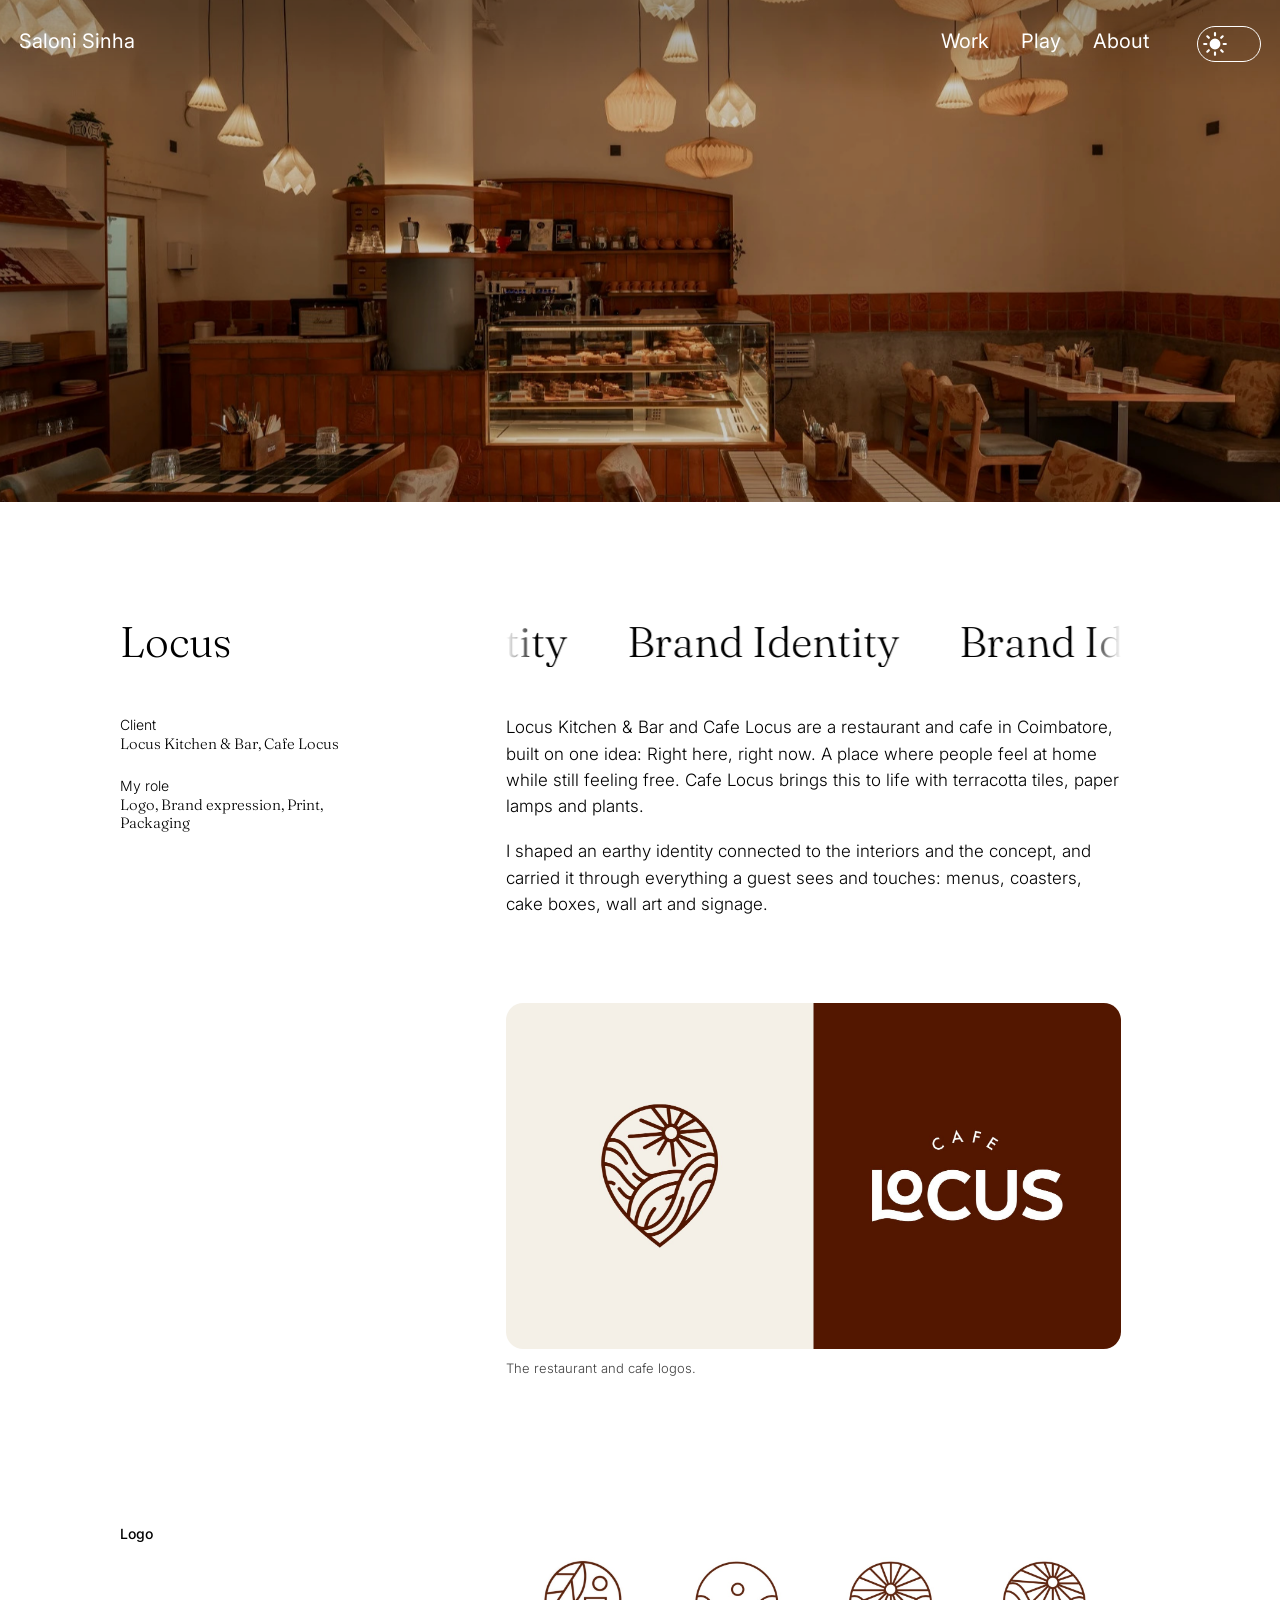
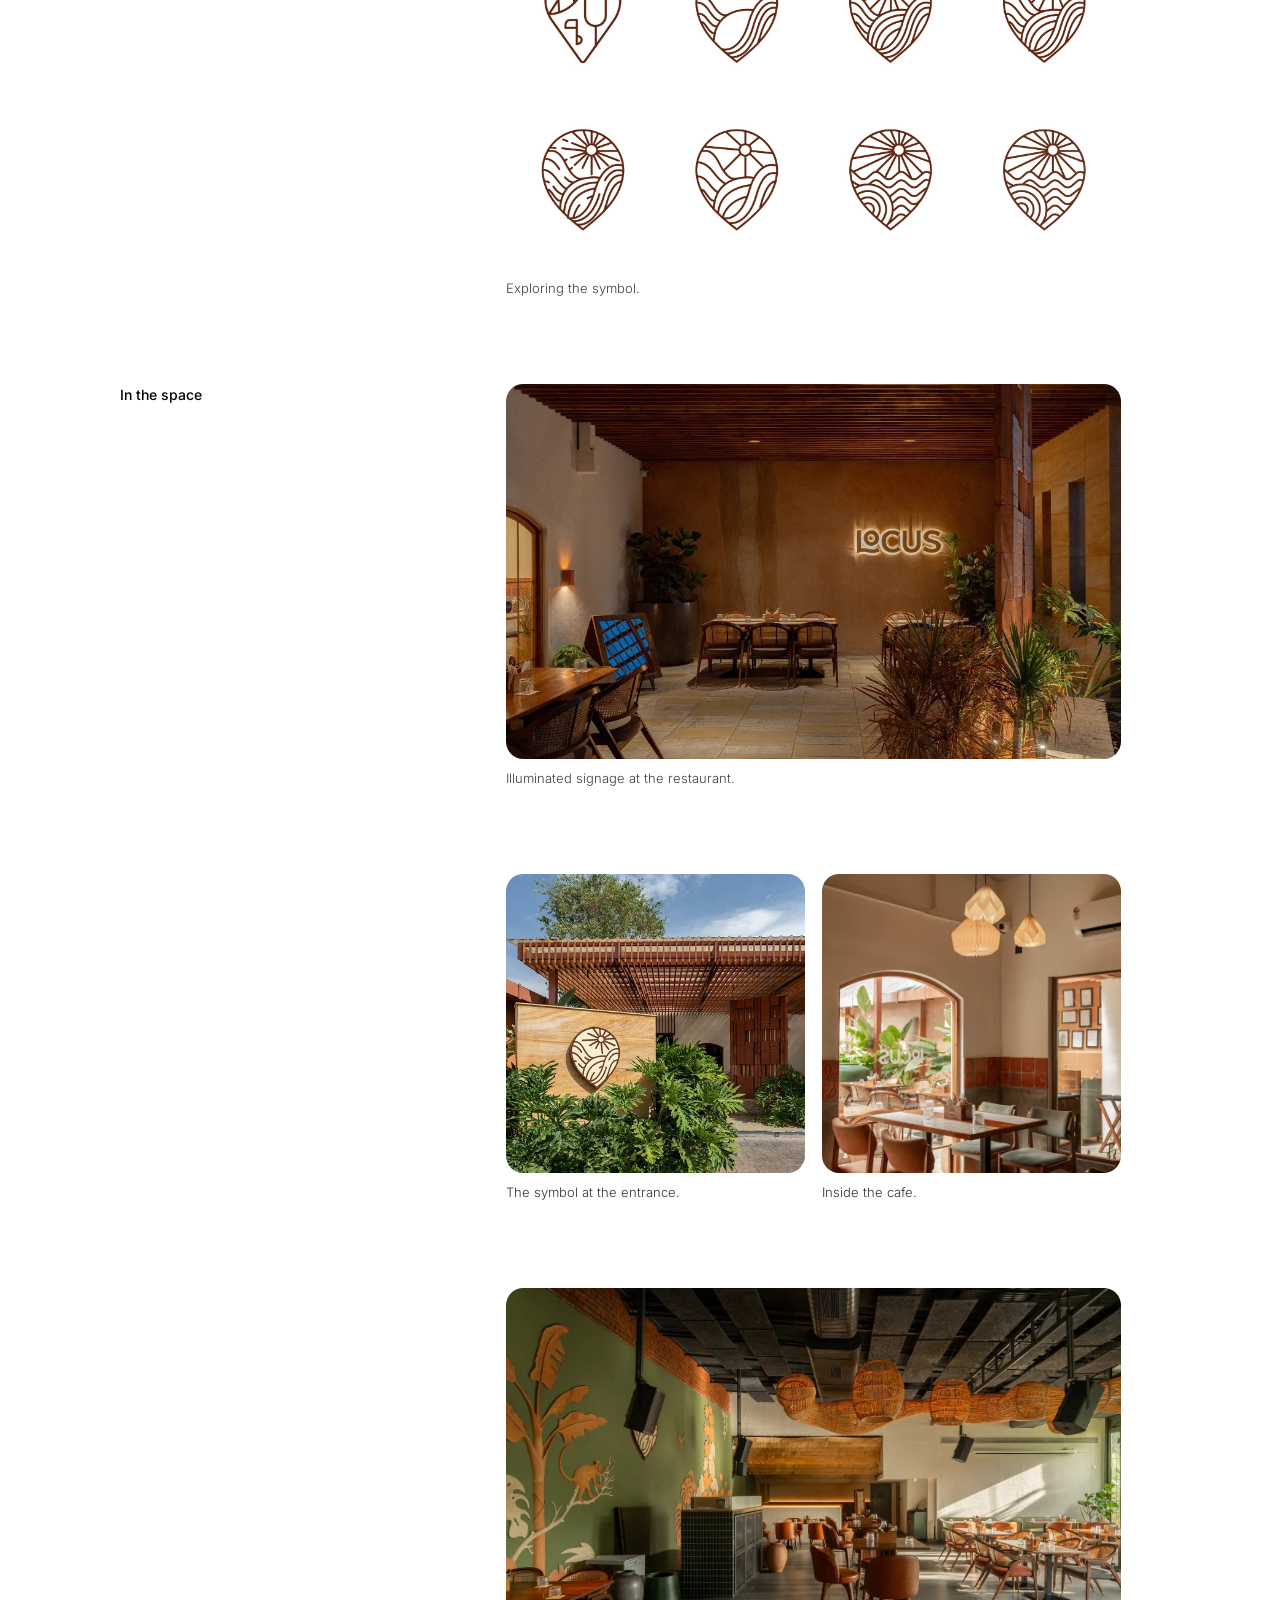
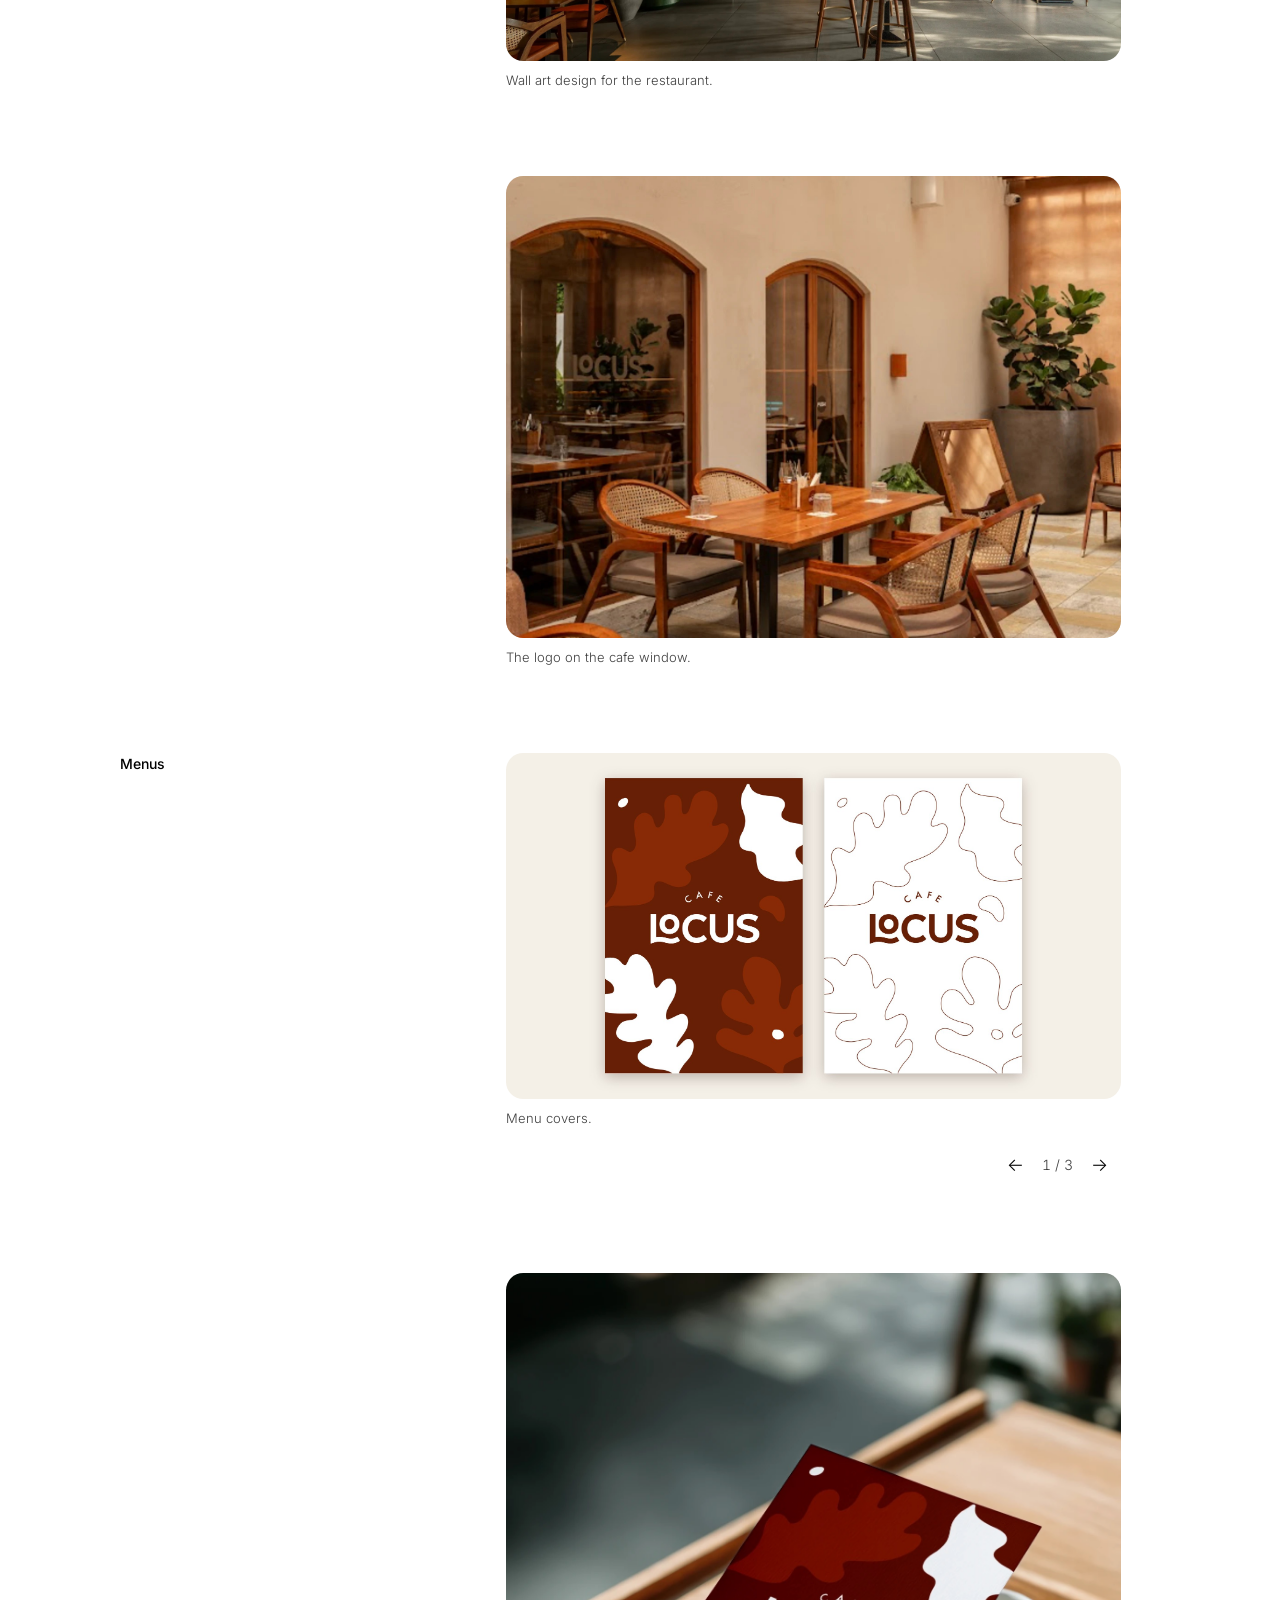
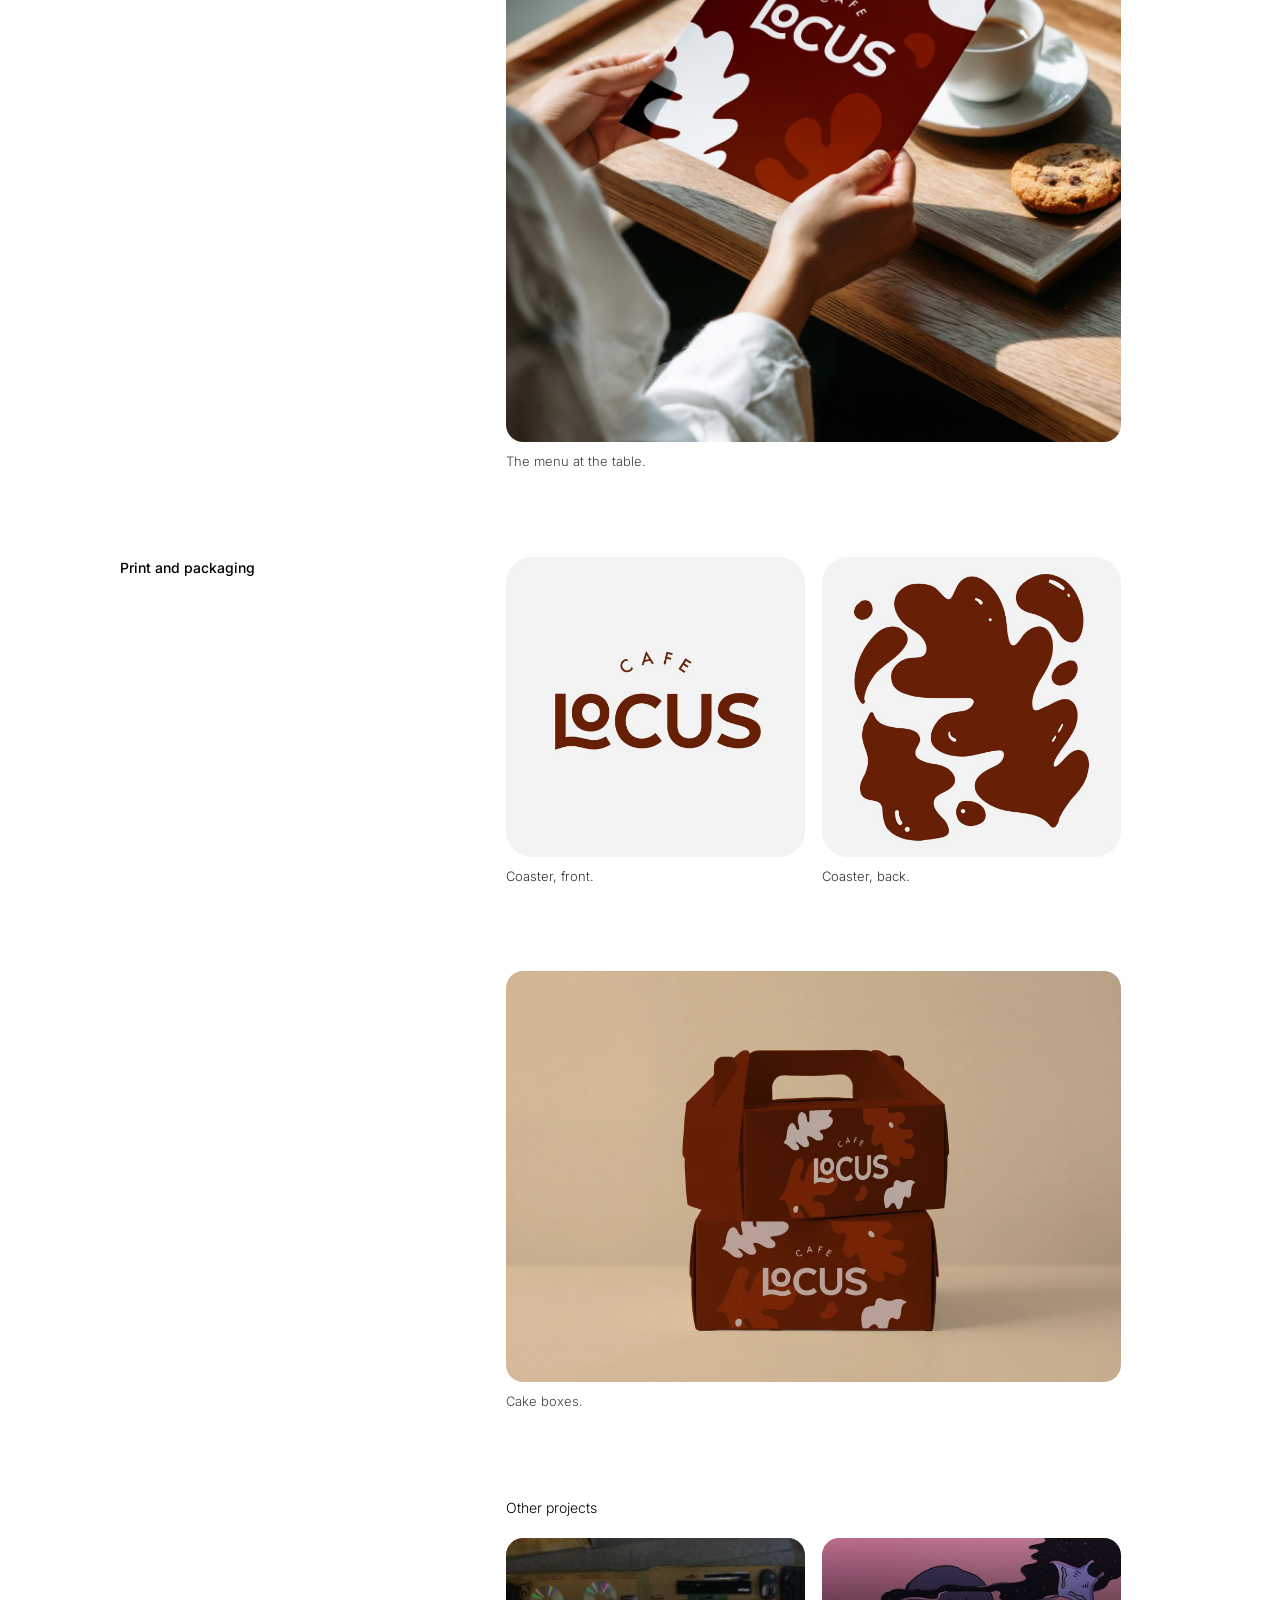
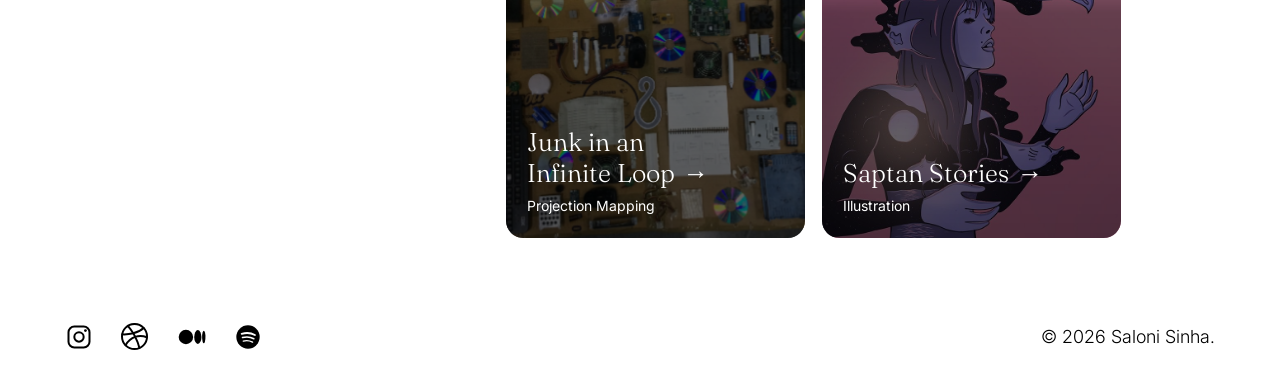
<file: case-locus.html>
<!DOCTYPE html>
<html lang="en">
<head>
  <meta charset="utf-8">
  <meta name="viewport" content="width=device-width, initial-scale=1">
  <title>Locus – Brand Identity – Saloni Sinha</title>
  <meta name="description" content="Locus: an earthy logo and brand expression for a restaurant and cafe in Coimbatore, from menus and coasters to packaging and signage. Case study by Saloni Sinha.">
  <link rel="canonical" href="https://salonisinha.com/case-locus">
  <meta property="og:type" content="article">
  <meta property="og:site_name" content="Saloni Sinha">
  <meta property="og:locale" content="en_GB">
  <meta property="og:title" content="Locus – Brand Identity – Saloni Sinha">
  <meta property="og:description" content="Locus: an earthy logo and brand expression for a restaurant and cafe in Coimbatore, from menus and coasters to packaging and signage. Case study by Saloni Sinha.">
  <meta property="og:url" content="https://salonisinha.com/case-locus">
  <meta property="og:image" content="https://salonisinha.com/assets/og/locus.jpg">
  <meta property="og:image:width" content="1200">
  <meta property="og:image:height" content="630">
  <meta property="og:image:alt" content="Interior of the Locus restaurant and cafe">
  <meta name="twitter:card" content="summary_large_image">
  <script type="application/ld+json">{"@context": "https://schema.org", "@graph": [{"@type": "CreativeWork", "url": "https://salonisinha.com/case-locus", "name": "Locus", "description": "Locus: an earthy logo and brand expression for a restaurant and cafe in Coimbatore, from menus and coasters to packaging and signage. Case study by Saloni Sinha.", "image": "https://salonisinha.com/assets/og/locus.jpg", "author": {"@id": "https://salonisinha.com/#person"}}, {"@type": "Person", "@id": "https://salonisinha.com/#person", "name": "Saloni Sinha", "url": "https://salonisinha.com/", "jobTitle": "Lead Experience Designer", "worksFor": {"@type": "Organization", "name": "frog", "url": "https://www.frog.co/"}, "address": {"@type": "PostalAddress", "addressLocality": "Oslo", "addressCountry": "NO"}, "sameAs": ["https://dribbble.com/salonisinha", "https://medium.com/@saloni.sinha", "https://www.instagram.com/parasighted_saloni", "https://open.spotify.com/artist/5cFTWnOfKohVWJ9EROng08"]}]}</script>
  <link rel="preconnect" href="https://fonts.googleapis.com">
  <link rel="preconnect" href="https://fonts.gstatic.com" crossorigin>
  <link href="https://fonts.googleapis.com/css2?family=Fraunces:opsz,wght,SOFT,WONK@9..144,300..700,0,1&family=Inter:wght@300;400&display=swap" rel="stylesheet">
  <script>
  (function () {
    var d = document.documentElement, t;
    try { t = localStorage.getItem("theme"); } catch (e) {}
    if (!t) t = "light";
    d.dataset.theme = t;
    try { if (sessionStorage.getItem("curtain") && !matchMedia("(prefers-reduced-motion: reduce)").matches) d.classList.add("has-curtain"); sessionStorage.removeItem("curtain"); } catch (e) {}
  })();
</script>
  <link rel="stylesheet" href="styles.css?v=94">
  <script defer src="https://static.cloudflareinsights.com/beacon.min.js" data-cf-beacon='{"token": "35024aeadcce482c80758693d77d9112"}'></script>
</head>
<body>
<div class="page-curtain" aria-hidden="true"><i></i><i></i><i></i><i></i></div>
<div class="page">

<nav class="nav nav--light" aria-label="Main">
    <a href="index.html">Saloni Sinha</a>
    <ul>
      <li><a href="index.html#work">Work</a></li>
      <li><a href="play.html">Play</a></li>
      <li><a href="about.html">About</a></li>
      <li><button class="theme-toggle" type="button" aria-label="Switch to dark mode" aria-pressed="false"><span class="theme-toggle__knob"><svg class="sun" viewBox="0 0 24 24" aria-hidden="true"><circle cx="12" cy="12" r="4"/><path d="M12 2v2M12 20v2M4.9 4.9l1.4 1.4M17.7 17.7l1.4 1.4M2 12h2M20 12h2M4.9 19.1l1.4-1.4M17.7 6.3l1.4-1.4"/></svg><svg class="moon" viewBox="0 0 24 24" aria-hidden="true"><path d="M21 12.8A9 9 0 1 1 11.2 3a7 7 0 0 0 9.8 9.8z"/></svg></span></button></li>
    </ul>
  </nav>

  <header class="hero">
    <img src="assets/cases/locus-interior.jpg" width="1832" height="1106" alt="Inside Cafe Locus, with folded paper lamps above terracotta tiles, a pastry counter and small tables" fetchpriority="high">
  </header>

  <main>
    <section class="grid case-head">
      <h1 class="col-label case-title serif">Locus</h1>
      <p class="col-content case-tagline serif">Brand Identity</p>

      <dl class="col-label meta">
        <div><dt>Client</dt><dd>Locus Kitchen &amp; Bar, Cafe Locus</dd></div>
        <div><dt>My role</dt><dd>Logo, Brand expression, Print, Packaging</dd></div>
      </dl>
      <div class="col-content case-intro">
        <div class="prose">
          <p>Locus Kitchen &amp; Bar and Cafe Locus are a restaurant and cafe in Coimbatore, built on one idea: Right here, right now. A place where people feel at home while still feeling free. Cafe Locus brings this to life with terracotta tiles, paper lamps and plants.</p>
          <p>I shaped an earthy identity connected to the interiors and the concept, and carried it through everything a guest sees and touches: menus, coasters, cake boxes, wall art and signage.</p>
        </div>
      </div>

      <figure class="col-content shot case-figure reveal">
        <div class="shot__frame shot__frame--natural shot__frame--flat"><img src="assets/cases/locus-logos.jpg?v=72" width="2000" height="1125" loading="lazy" alt="The Locus restaurant symbol beside the Cafe Locus logo"></div>
        <figcaption>The restaurant and cafe logos.</figcaption>
      </figure>
    </section>

    <div class="grid case-body">

      <h2 class="col-label row__label reveal">Logo</h2>
      <figure class="col-content shot reveal">
        <div class="shot__frame shot__frame--natural shot__frame--flat"><img src="assets/cases/locus-explore.jpg?v=73" width="2000" height="1125" loading="lazy" alt="Eight explorations of the Locus symbol, a location pin filled with landscape lines"></div>
        <figcaption>Exploring the symbol.</figcaption>
      </figure>

      <h2 class="col-label row__label reveal">In the space</h2>
      <figure class="col-content shot reveal">
        <div class="shot__frame shot__frame--natural shot__frame--flat"><img src="assets/cases/locus-signage.jpg" width="915" height="556" loading="lazy" alt="The illuminated Locus wordmark on a wall in the restaurant"></div>
        <figcaption>Illuminated signage at the restaurant.</figcaption>
      </figure>

      <div class="col-content shot-pair reveal">
        <figure>
          <div class="shot__frame shot__frame--flat" style="aspect-ratio: 1 / 1"><img src="assets/cases/locus-exterior.jpg" width="487" height="574" loading="lazy" alt="The Locus symbol on a sandstone wall at the entrance, surrounded by plants"></div>
          <figcaption>The symbol at the entrance.</figcaption>
        </figure>
        <figure>
          <div class="shot__frame shot__frame--flat" style="aspect-ratio: 1 / 1"><img src="assets/cases/locus-window.jpg" width="700" height="956" loading="lazy" style="object-position: 50% 30%" alt="Inside the cafe, with paper lamps above a table and the Locus logo on an arched window looking out to the plants"></div>
          <figcaption>Inside the cafe.</figcaption>
        </figure>
      </div>

      <figure class="col-content shot reveal">
        <div class="shot__frame shot__frame--natural shot__frame--flat"><img src="assets/cases/locus-wall-art.jpg" width="1612" height="976" loading="lazy" alt="The restaurant dining room, with wall art of a monkey, banana trees and tropical leaves in terracotta and cream on a green wall"></div>
        <figcaption>Wall art design for the restaurant.</figcaption>
      </figure>

      <figure class="col-content shot reveal">
        <div class="shot__frame shot__frame--flat" style="aspect-ratio: 4 / 3"><img src="assets/cases/locus-terrace.jpg" width="1404" height="1258" loading="lazy" style="object-position: 50% 75%" alt="The cafe terrace, with cane chairs around a wooden table and the Cafe Locus logo on an arched window"></div>
        <figcaption>The logo on the cafe window.</figcaption>
      </figure>

      <h2 class="col-label row__label reveal">Menus</h2>
      <div class="col-content carousel reveal" data-carousel role="group" aria-roledescription="carousel" aria-label="Menus" tabindex="0">
        <div class="carousel__track">
          <figure class="carousel__slide">
            <div class="shot__frame shot__frame--16x9 shot__frame--flat"><img src="assets/cases/locus-menu-covers.jpg" width="2000" height="1125" loading="lazy" alt="Cafe Locus menu covers, one in rust with white leaves and one in white with outlined leaves"></div>
            <figcaption>Menu covers.</figcaption>
          </figure>
          <figure class="carousel__slide">
            <div class="shot__frame shot__frame--16x9 shot__frame--flat"><img src="assets/cases/locus-menu-inside.jpg" width="2000" height="1125" loading="lazy" alt="Inside pages of the Cafe Locus food menu"></div>
            <figcaption>Inside pages.</figcaption>
          </figure>
          <figure class="carousel__slide">
            <div class="shot__frame shot__frame--16x9 shot__frame--flat"><img src="assets/cases/locus-menu-drinks.jpg" width="2000" height="1125" loading="lazy" alt="The Cafe Locus beverage menu on a rust background"></div>
            <figcaption>The beverage menu.</figcaption>
          </figure>
        </div>
        <div class="carousel__bar">
          <button class="carousel__btn" type="button" aria-label="Previous image">←</button>
          <span class="carousel__count" aria-live="polite">1 / 3</span>
          <button class="carousel__btn" type="button" aria-label="Next image">→</button>
        </div>
      </div>

      <figure class="col-content shot reveal">
        <div class="shot__frame shot__frame--flat" style="aspect-ratio: 4 / 5"><img src="assets/cases/locus-menu-mockup.jpg" width="1333" height="2000" loading="lazy" style="object-position: 50% 62%" alt="Hands holding the rust Cafe Locus menu with white and terracotta leaves, beside a coffee and a cookie on a wooden table"></div>
        <figcaption>The menu at the table.</figcaption>
      </figure>

      <h2 class="col-label row__label reveal">Print and packaging</h2>
      <div class="col-content shot-pair reveal">
        <figure>
          <div class="shot__frame shot__frame--flat" style="aspect-ratio: 1 / 1"><img src="assets/cases/locus-coaster-front.jpg" width="1100" height="1100" loading="lazy" alt="Coaster with the Cafe Locus logo"></div>
          <figcaption>Coaster, front.</figcaption>
        </figure>
        <figure>
          <div class="shot__frame shot__frame--flat" style="aspect-ratio: 1 / 1"><img src="assets/cases/locus-coaster-back.jpg" width="1100" height="1100" loading="lazy" alt="Coaster with a rust organic pattern"></div>
          <figcaption>Coaster, back.</figcaption>
        </figure>
      </div>

      <figure class="col-content shot reveal">
        <div class="shot__frame shot__frame--natural shot__frame--flat"><img src="assets/cases/locus-cake-box-mockup.jpg" width="2000" height="1333" loading="lazy" alt="Two stacked Cafe Locus cake boxes in deep rust, with cream and terracotta leaves around the wordmark"></div>
        <figcaption>Cake boxes.</figcaption>
      </figure>

    </div>
  </main>

  <section class="more" aria-labelledby="more-title">
    <h2 id="more-title">Other projects</h2>
    <div class="more__grid">
      <a class="card" href="case-junk-infinite-loop.html">
        <div class="shot__frame"><img src="assets/cases/junk-1.jpg" width="1800" height="1350" loading="lazy" alt="Computer junk on a cardboard base"></div>
        <h3 class="serif">Junk in an Infinite Loop</h3>
        <p>Projection Mapping</p>
      </a>
      <a class="card" href="case-saptan-stories.html">
        <div class="shot__frame"><img src="assets/cases/saptan-5.jpg" width="800" height="800" loading="lazy" alt="Saptan Stories illustration"></div>
        <h3 class="serif">Saptan Stories</h3>
        <p>Illustration</p>
      </a>
    </div>
  </section>

  <footer class="footer">
    <ul>
      <li><a href="https://www.instagram.com/parasighted_saloni" target="_blank" rel="noopener" aria-label="Instagram"><svg class="icon" viewBox="0 0 28 28" aria-hidden="true" fill="none"><path d="M9.33 3.5h9.34c3.22 0 5.83 2.61 5.83 5.83v9.34c0 3.22-2.61 5.83-5.83 5.83H9.33A5.83 5.83 0 0 1 3.5 18.67V9.33A5.83 5.83 0 0 1 9.33 3.5Z" stroke="currentColor" stroke-width="2"/><path d="M18.67 14a4.67 4.67 0 1 1-9.34 0 4.67 4.67 0 0 1 9.34 0Z" stroke="currentColor" stroke-width="2"/><circle cx="20.42" cy="7.58" r="1.4" fill="currentColor"/></svg></a></li>
      <li><a href="https://dribbble.com/salonisinha" target="_blank" rel="noopener" aria-label="Dribbble"><svg class="icon" viewBox="0 0 24 24" aria-hidden="true" fill="none" stroke="currentColor" stroke-width="1.7" stroke-linecap="round" stroke-linejoin="round"><path d="M22.32 11.58a10.73 10.73 0 1 1-21.47 0 10.73 10.73 0 0 1 21.47 0Z"/><path d="M5.87 2.48c1.75 2.03 3.28 4.16 4.6 6.34m0 0c.62 1.03 1.2 2.06 1.73 3.1m-1.73-3.1c-2.86.73-6.03 1.05-9.27.9m9.27-.9c3.64-.92 6.78-2.5 8.93-4.59m-7.2 7.69c1.64 3.21 2.83 6.44 3.59 9.47m-3.59-9.47c-3.36 1.09-6.21 3.49-8.31 7.13m8.31-7.13c2.99-.97 6.38-.9 10 .25"/></svg></a></li>
      <li><a href="https://medium.com/@saloni.sinha" target="_blank" rel="noopener" aria-label="Medium"><svg class="icon" viewBox="0 0 28 28" aria-hidden="true" fill="currentColor"><ellipse cx="7.93" cy="14" rx="7.23" ry="7.23"/><ellipse cx="19.83" cy="14" rx="3.62" ry="6.88"/><ellipse cx="25.78" cy="14" rx="1.67" ry="6.3"/></svg></a></li>
      <li><a href="https://open.spotify.com/artist/5cFTWnOfKohVWJ9EROng08" target="_blank" rel="noopener" aria-label="Spotify"><svg class="icon" viewBox="0 0 28 28" aria-hidden="true" fill="none"><circle cx="14" cy="14" r="11.67" fill="currentColor"/><g stroke="var(--color-bg)" stroke-linecap="round"><path d="M7.7 10.85c4.32-1.28 9.22-1.05 13.18 1.17" stroke-width="1.8"/><path d="M8.52 14.58c3.73-1.05 7.93-.7 11.31 1.17" stroke-width="1.55"/><path d="M9.33 18.08c3.15-.82 6.3-.47 9.22 1.05" stroke-width="1.4"/></g></svg></a></li>
    </ul>
    <span>© 2026 Saloni Sinha.</span>
  </footer>

</div>

<script src="theme.js?v=75"></script>
<script src="nav.js?v=72"></script>
<script src="motion.js?v=77"></script>
</body>
</html>
</file>
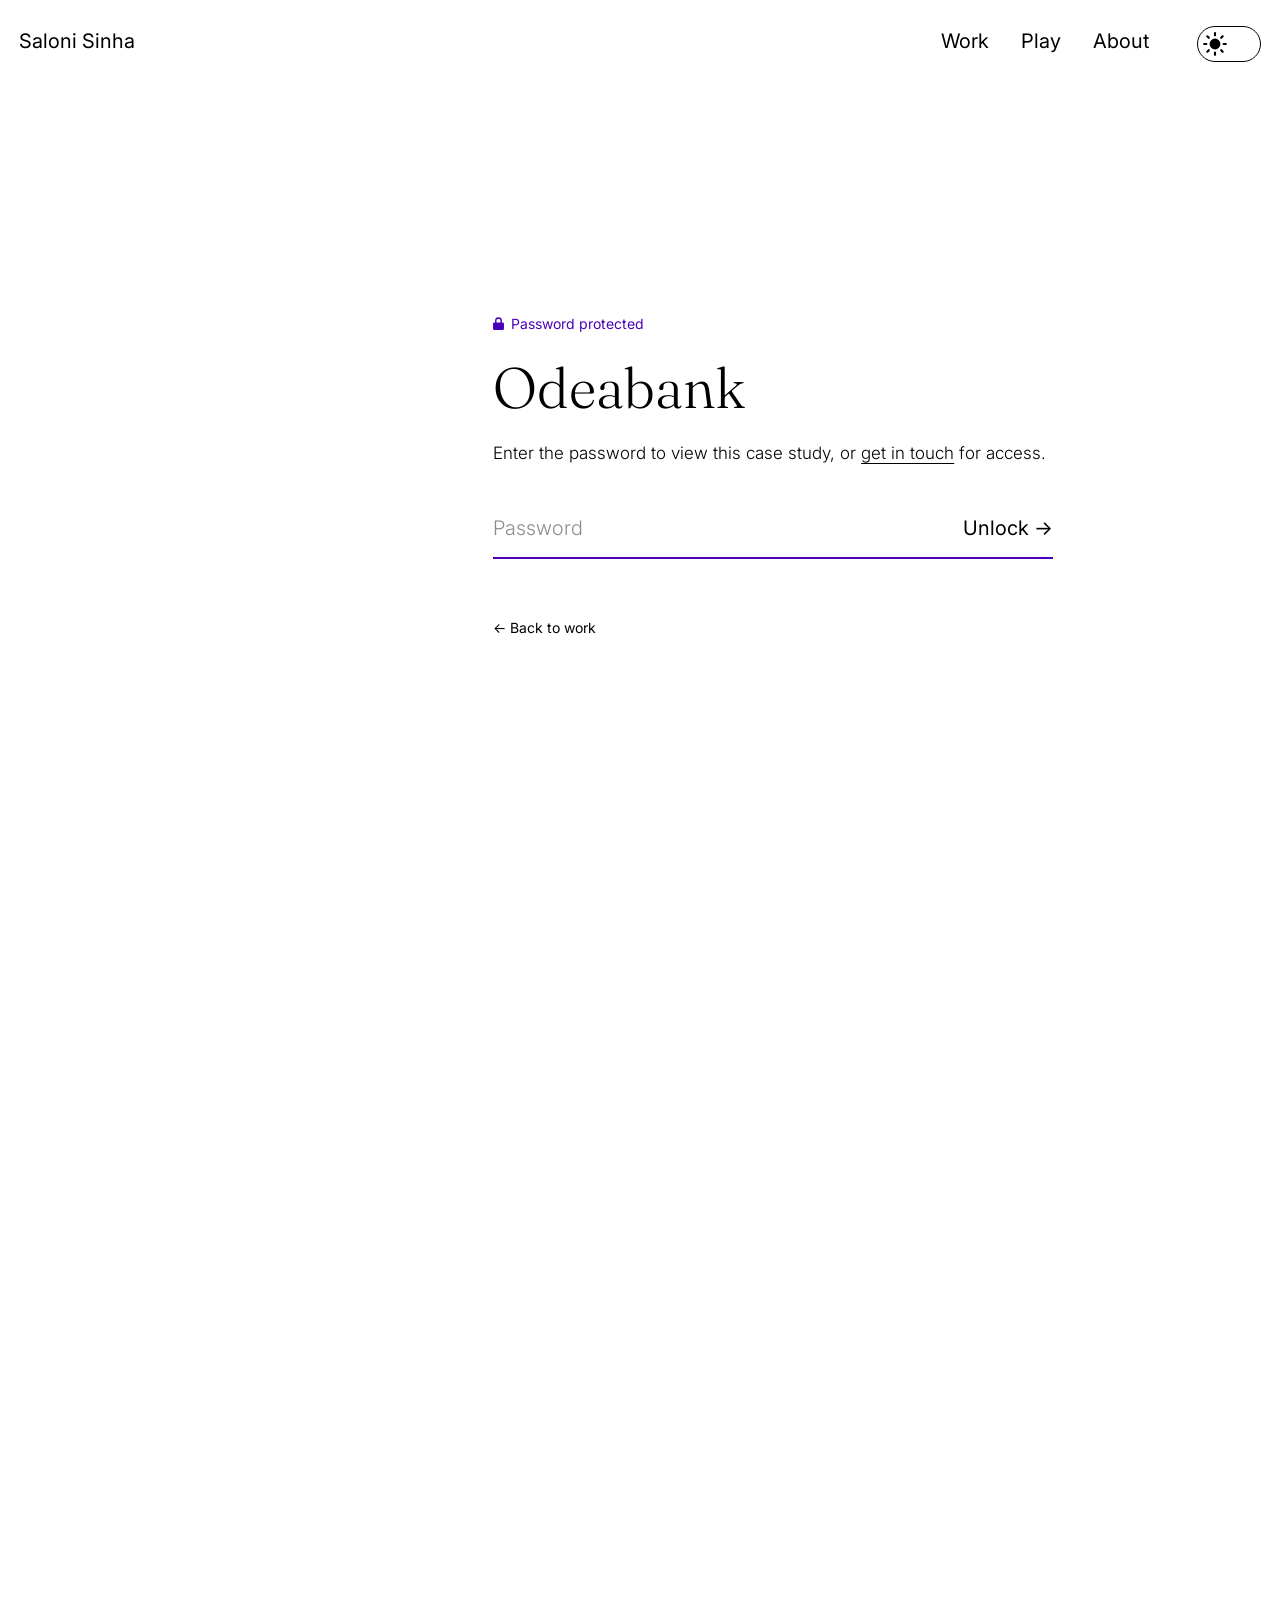
<file: case-odeabank.html>
<!DOCTYPE html>
<html lang="en" data-lock>
<head>
  <meta charset="utf-8">
  <meta name="viewport" content="width=device-width, initial-scale=1">
  <title>Odeabank – Saloni Sinha</title>
  <meta name="description" content="Odeabank: banking and investment super app. Case study by Saloni Sinha.">
  <link rel="canonical" href="https://salonisinha.com/case-odeabank">
  <meta property="og:type" content="article">
  <meta property="og:site_name" content="Saloni Sinha">
  <meta property="og:locale" content="en_GB">
  <meta property="og:title" content="Odeabank – Saloni Sinha">
  <meta property="og:description" content="Odeabank: banking and investment super app. Case study by Saloni Sinha.">
  <meta property="og:url" content="https://salonisinha.com/case-odeabank">
  <meta property="og:image" content="https://salonisinha.com/assets/og/odeabank.jpg">
  <meta property="og:image:width" content="1200">
  <meta property="og:image:height" content="630">
  <meta property="og:image:alt" content="Odeabank app splash screen on a phone">
  <meta name="twitter:card" content="summary_large_image">
  <script type="application/ld+json">{"@context": "https://schema.org", "@graph": [{"@type": "CreativeWork", "url": "https://salonisinha.com/case-odeabank", "name": "Odeabank", "description": "Odeabank: banking and investment super app. Case study by Saloni Sinha.", "image": "https://salonisinha.com/assets/og/odeabank.jpg", "author": {"@id": "https://salonisinha.com/#person"}}, {"@type": "Person", "@id": "https://salonisinha.com/#person", "name": "Saloni Sinha", "url": "https://salonisinha.com/", "jobTitle": "Lead Experience Designer", "worksFor": {"@type": "Organization", "name": "frog", "url": "https://www.frog.co/"}, "address": {"@type": "PostalAddress", "addressLocality": "Oslo", "addressCountry": "NO"}, "sameAs": ["https://dribbble.com/salonisinha", "https://medium.com/@saloni.sinha", "https://www.instagram.com/parasighted_saloni", "https://open.spotify.com/artist/5cFTWnOfKohVWJ9EROng08"]}]}</script>
  <link rel="preconnect" href="https://fonts.googleapis.com">
  <link rel="preconnect" href="https://fonts.gstatic.com" crossorigin>
  <link href="https://fonts.googleapis.com/css2?family=Fraunces:opsz,wght,SOFT,WONK@9..144,300..700,0,1&family=Inter:wght@300;400&display=swap" rel="stylesheet">
  <script>
  (function () {
    var d = document.documentElement, t;
    try { t = localStorage.getItem("theme"); } catch (e) {}
    if (!t) t = "light";
    d.dataset.theme = t;
    try { if (sessionStorage.getItem("curtain") && !matchMedia("(prefers-reduced-motion: reduce)").matches) d.classList.add("has-curtain"); sessionStorage.removeItem("curtain"); } catch (e) {}
    try { if (localStorage.getItem("case-access") !== "1c10c7b65f519db057a9e76425c227fdde6779fd9e2231e492382468cab94033") d.classList.add("is-locked"); } catch (e) { d.classList.add("is-locked"); }
  })();
</script>
  <link rel="stylesheet" href="styles.css?v=94">
  <script defer src="https://static.cloudflareinsights.com/beacon.min.js" data-cf-beacon='{"token": "35024aeadcce482c80758693d77d9112"}'></script>
</head>
<body>
<div class="page-curtain" aria-hidden="true"><i></i><i></i><i></i><i></i></div>
<div class="page">

<nav class="nav nav--light" aria-label="Main">
    <a href="index.html">Saloni Sinha</a>
    <ul>
      <li><a href="index.html#work">Work</a></li>
      <li><a href="play.html">Play</a></li>
      <li><a href="about.html">About</a></li>
      <li><button class="theme-toggle" type="button" aria-label="Switch to dark mode" aria-pressed="false"><span class="theme-toggle__knob"><svg class="sun" viewBox="0 0 24 24" aria-hidden="true"><circle cx="12" cy="12" r="4"/><path d="M12 2v2M12 20v2M4.9 4.9l1.4 1.4M17.7 17.7l1.4 1.4M2 12h2M20 12h2M4.9 19.1l1.4-1.4M17.7 6.3l1.4-1.4"/></svg><svg class="moon" viewBox="0 0 24 24" aria-hidden="true"><path d="M21 12.8A9 9 0 1 1 11.2 3a7 7 0 0 0 9.8 9.8z"/></svg></span></button></li>
    </ul>
  </nav>

  <header class="hero">
    <img src="assets/hero-odeabank-dark.jpg?v=72" width="2400" height="1350" alt="Two phones showing the Odeabank home screen in dark theme" fetchpriority="high">
  </header>

  <main>
    <section class="grid case-head">
      <h1 class="col-label case-title serif">Odeabank</h1>
      <p class="col-content case-tagline serif">Banking &amp; Investment super app</p>

      <dl class="col-label meta">
        <div><dt>Year</dt><dd>2021</dd></div>
        <div><dt>Client</dt><dd>Odeabank, frog</dd></div>
        <div><dt>Duration</dt><dd>Sep 2021 – Jan 2022</dd></div>
        <div><dt>Team</dt><dd>3 designers, team lead, programme manager</dd></div>
        <div><dt>My role</dt><dd>Research, UX assessment, Foundation design, User flows</dd></div>
        <div class="awards">
          <dt class="sr-only">Awards</dt>
          <dd>
            <div class="award-coin" role="img" aria-label="iF Design Award winner 2024 and Red Dot Design Award winner 2023" tabindex="0">
              <span class="award-coin__body" aria-hidden="true">
                <span class="award-coin__face"><img src="assets/cases/award-if-2024.svg?v=2" alt="" class="award-coin__if"></span>
                <span class="award-coin__face award-coin__face--back"><img src="assets/cases/award-reddot.png" alt="" class="award-coin__rd"></span>
              </span>
            </div>
          </dd>
        </div>
      </dl>
      <div class="col-content case-intro">
        <div class="prose">
          <p>A mobile app that brings everyday banking and investing into one place, so customers can move money, follow their portfolio and talk to their relationship manager without switching between tools.</p>
          <p>I worked with the bank’s teams to shape a first release that felt simple for newcomers and still had the depth experienced investors expect.</p>
        </div>
      </div>

      <figure class="col-content shot case-figure reveal">
        <div class="shot__frame shot__frame--natural"><img src="assets/hero-odeabank.jpg" width="2400" height="1350" loading="lazy" alt="Odeabank app screens on phones against a yellow background, with names blurred"></div>
      </figure>
    </section>

    <div class="grid case-body">

      <h2 class="col-label row__label reveal">Background</h2>
      <div class="col-content prose reveal">
        <p>Odeabank’s setup was split across three products: its own banking app, a robo-advisor for investing, and a concept built by another consultancy. They didn’t work together seamlessly, and all three fell short on key UX criteria.</p>
        <p>The bank’s digital experience also needed to reflect its high-touch, premium service, with consistent branding across channels and deeper personalisation.</p>
        <p>The goal was an MVP that earned trust first: clear, calm and dependable, with room to grow into a full super app.</p>
      </div>

      <p class="col-content lede serif reveal">How might we design a super-app experience that will work as a <span class="lede__accent">holistic financial tool</span> for Odeabank’s clients</p>

      <div class="col-content carousel reveal" data-carousel role="group" aria-roledescription="carousel" aria-label="Key screens" tabindex="0">
        <div class="carousel__track">
          <figure class="carousel__slide">
            <div class="shot__frame shot__frame--16x9 shot__frame--flat"><img src="assets/cases/odea-phones.jpg" width="2000" height="1125" loading="lazy" alt="Five phones showing transaction, news, premium, home and menu screens, with names blurred"></div>
            <figcaption>Key screens: home, news, premium and transactions.</figcaption>
          </figure>
          <figure class="carousel__slide">
            <div class="shot__frame shot__frame--16x9 shot__frame--flat"><img src="assets/cases/odea-laptop.jpg" width="2000" height="1125" loading="lazy" alt="Banking page on a phone and a laptop against yellow, with names blurred"></div>
            <figcaption>Banking, on mobile and web.</figcaption>
          </figure>
          <figure class="carousel__slide">
            <div class="shot__frame shot__frame--16x9 shot__frame--flat"><img src="assets/cases/odea-hand-banking.jpg" width="2000" height="1125" loading="lazy" alt="Hand holding a phone showing the banking screen, with names blurred"></div>
            <figcaption>The banking page, for everyday tasks.</figcaption>
          </figure>
          <figure class="carousel__slide">
            <div class="shot__frame shot__frame--16x9 shot__frame--flat"><img src="assets/cases/odea-hand-menu.jpg" width="2000" height="1125" loading="lazy" alt="Hands holding a phone showing the menu, with names blurred"></div>
            <figcaption>Everything else, one step away in the menu.</figcaption>
          </figure>
        </div>
        <div class="carousel__bar">
          <button class="carousel__btn" type="button" aria-label="Previous image">←</button>
          <span class="carousel__count" aria-live="polite">1 / 4</span>
          <button class="carousel__btn" type="button" aria-label="Next image">→</button>
        </div>
      </div>

      <h2 class="col-label row__label reveal">Process</h2>
      <div class="col-content prose reveal">
        <p><strong>Research and assessment.</strong> With a team member, I ran a detailed heuristic study of the Odeabank mobile app, vendor apps and prototypes, outlining flaws and inconsistencies as well as what to build on. I also took on the UX benchmark, studying the best experiences in financial services. An ideation workshop then validated the app’s concept and set the scope for the MVP.</p>
      </div>

      <figure class="col-content shot reveal">
        <div class="shot__frame shot__frame--natural shot__frame--flat"><img src="assets/cases/odea-research-study.jpg" width="2000" height="795" loading="lazy" alt="Slides from the heuristic analysis and the comparative study of Odeabank and other financial apps"></div>
      </figure>

      <div class="col-content prose reveal">
        <p><strong>Foundation and flows.</strong> I worked on the foundational flows, built on a new information architecture across home, news, investments, banking, support and profile. A concept test with five participants across more than six flows validated the direction, usability patterns and visual language, and the app was well perceived.</p>
        <p><strong>Design and delivery.</strong> In delivery I covered more than 30 critical user stories, exploring each flow, validating it internally, presenting it to the client and iterating on their input. Frequent sketching with the client kept the pace up. A shared UI foundation of colour, typography, icons and tokens helps banking and investment screens feel like one product.</p>
      </div>

      <div class="col-content carousel reveal" data-carousel role="group" aria-roledescription="carousel" aria-label="Testing and design system" tabindex="0">
        <div class="carousel__track">
          <figure class="carousel__slide">
            <div class="shot__frame shot__frame--16x9 shot__frame--flat"><img src="assets/cases/odea-tokens.jpg" width="2000" height="1125" loading="lazy" alt="Colour tokens from the design system"></div>
            <figcaption>Colour tokens.</figcaption>
          </figure>
          <figure class="carousel__slide">
            <div class="shot__frame shot__frame--16x9 shot__frame--flat"><img src="assets/cases/odea-test.jpg" width="2000" height="1125" loading="lazy" alt="Remote concept test on a phone prototype, with the participant’s face blurred"></div>
            <figcaption>Concept test with five participants.</figcaption>
          </figure>
          <figure class="carousel__slide">
            <div class="shot__frame shot__frame--16x9 shot__frame--flat"><img src="assets/cases/odea-library.jpg" width="2000" height="1125" loading="lazy" alt="Figma team library organised by product area, with member names blurred"></div>
            <figcaption>The shared library, organised by product area.</figcaption>
          </figure>
          <figure class="carousel__slide">
            <div class="shot__frame shot__frame--16x9 shot__frame--flat"><img src="assets/cases/odea-components.jpg" width="2000" height="1125" loading="lazy" alt="Navigation and header components in light and dark"></div>
            <figcaption>Navigation and header components.</figcaption>
          </figure>
          <figure class="carousel__slide">
            <div class="shot__frame shot__frame--16x9 shot__frame--flat"><img src="assets/cases/odea-fields.jpg" width="2000" height="1125" loading="lazy" alt="Form field components in their different states"></div>
            <figcaption>Form fields and their states.</figcaption>
          </figure>
        </div>
        <div class="carousel__bar">
          <button class="carousel__btn" type="button" aria-label="Previous image">←</button>
          <span class="carousel__count" aria-live="polite">1 / 5</span>
          <button class="carousel__btn" type="button" aria-label="Next image">→</button>
        </div>
      </div>

      <figure class="col-content shot reveal">
        <div class="shot__frame shot__frame--natural shot__frame--flat"><img src="assets/cases/odea-hand-account.jpg" width="2000" height="1329" loading="lazy" alt="Hand holding a phone showing the Odeabank bank account screen, with names blurred"></div>
      </figure>

      <h2 class="col-label row__label reveal">Results</h2>
      <div class="col-content prose reveal">
        <p>The result is a first release that combines banking and investing in a single, consistent experience, with support and the relationship manager reachable from any landing page.</p>
        <p>The MVP also gave the bank a solid base to build on. New features can be added without redesigning the foundations, and the same principles carry across the app, the website and future channels.</p>
        <p>Looking back, the biggest lesson was how to make a complex topic like banking and investing simple and intuitive. As the only team member from India, collaborating with the Milan team, I also learned a lot from their process and attention to detail.</p>
      </div>

    </div>
  </main>

  <section class="more" aria-labelledby="more-title">
    <h2 id="more-title">Other projects</h2>
    <div class="more__grid">
      <a class="card" href="case-stc.html">
        <div class="shot__frame"><img src="assets/case-thumb-stc.jpg" width="2200" height="1462" loading="lazy" alt="STC selfcare app on tablet and phones"></div>
        <h3 class="serif">STC – Selfcare App, Website &amp; Kiosk</h3>
        <p>UI/UX</p>
      </a>
      <a class="card" href="case-spray-collective.html">
        <div class="shot__frame"><img src="assets/spray/spray-1.jpg" width="1826" height="1250" loading="lazy" alt="Visitors painting on a large shared canvas screen"></div>
        <h3 class="serif">Spray Collective</h3>
        <p>Installation</p>
      </a>
    </div>
  </section>

  <footer class="footer">
    <ul>
      <li><a href="https://www.instagram.com/parasighted_saloni" target="_blank" rel="noopener" aria-label="Instagram"><svg class="icon" viewBox="0 0 28 28" aria-hidden="true" fill="none"><path d="M9.33 3.5h9.34c3.22 0 5.83 2.61 5.83 5.83v9.34c0 3.22-2.61 5.83-5.83 5.83H9.33A5.83 5.83 0 0 1 3.5 18.67V9.33A5.83 5.83 0 0 1 9.33 3.5Z" stroke="currentColor" stroke-width="2"/><path d="M18.67 14a4.67 4.67 0 1 1-9.34 0 4.67 4.67 0 0 1 9.34 0Z" stroke="currentColor" stroke-width="2"/><circle cx="20.42" cy="7.58" r="1.4" fill="currentColor"/></svg></a></li>
      <li><a href="https://dribbble.com/salonisinha" target="_blank" rel="noopener" aria-label="Dribbble"><svg class="icon" viewBox="0 0 24 24" aria-hidden="true" fill="none" stroke="currentColor" stroke-width="1.7" stroke-linecap="round" stroke-linejoin="round"><path d="M22.32 11.58a10.73 10.73 0 1 1-21.47 0 10.73 10.73 0 0 1 21.47 0Z"/><path d="M5.87 2.48c1.75 2.03 3.28 4.16 4.6 6.34m0 0c.62 1.03 1.2 2.06 1.73 3.1m-1.73-3.1c-2.86.73-6.03 1.05-9.27.9m9.27-.9c3.64-.92 6.78-2.5 8.93-4.59m-7.2 7.69c1.64 3.21 2.83 6.44 3.59 9.47m-3.59-9.47c-3.36 1.09-6.21 3.49-8.31 7.13m8.31-7.13c2.99-.97 6.38-.9 10 .25"/></svg></a></li>
      <li><a href="https://medium.com/@saloni.sinha" target="_blank" rel="noopener" aria-label="Medium"><svg class="icon" viewBox="0 0 28 28" aria-hidden="true" fill="currentColor"><ellipse cx="7.93" cy="14" rx="7.23" ry="7.23"/><ellipse cx="19.83" cy="14" rx="3.62" ry="6.88"/><ellipse cx="25.78" cy="14" rx="1.67" ry="6.3"/></svg></a></li>
      <li><a href="https://open.spotify.com/artist/5cFTWnOfKohVWJ9EROng08" target="_blank" rel="noopener" aria-label="Spotify"><svg class="icon" viewBox="0 0 28 28" aria-hidden="true" fill="none"><circle cx="14" cy="14" r="11.67" fill="currentColor"/><g stroke="var(--color-bg)" stroke-linecap="round"><path d="M7.7 10.85c4.32-1.28 9.22-1.05 13.18 1.17" stroke-width="1.8"/><path d="M8.52 14.58c3.73-1.05 7.93-.7 11.31 1.17" stroke-width="1.55"/><path d="M9.33 18.08c3.15-.82 6.3-.47 9.22 1.05" stroke-width="1.4"/></g></svg></a></li>
    </ul>
    <span>© 2026 Saloni Sinha.</span>
  </footer>

</div>

<script src="lock.js?v=1"></script>
<script src="theme.js?v=75"></script>
<script src="nav.js?v=72"></script>
<script src="motion.js?v=77"></script>
</body>
</html>
</file>
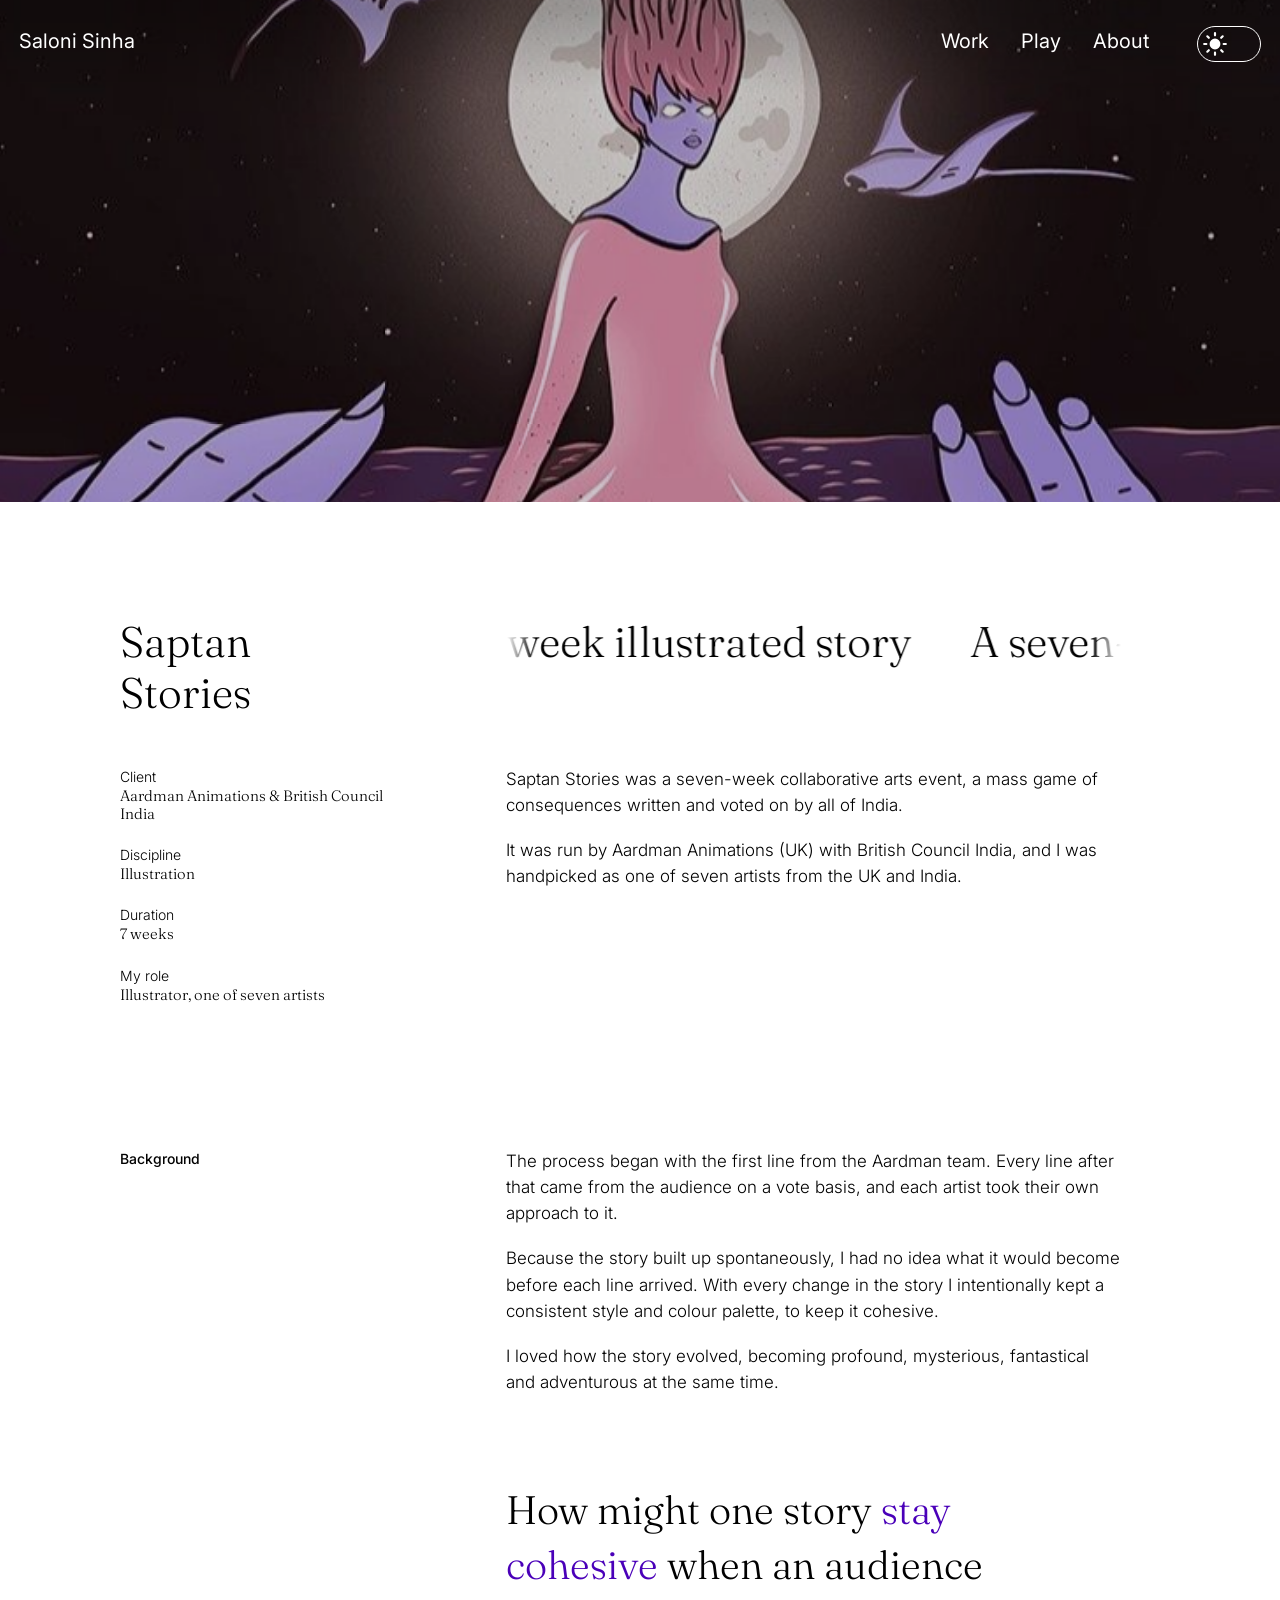
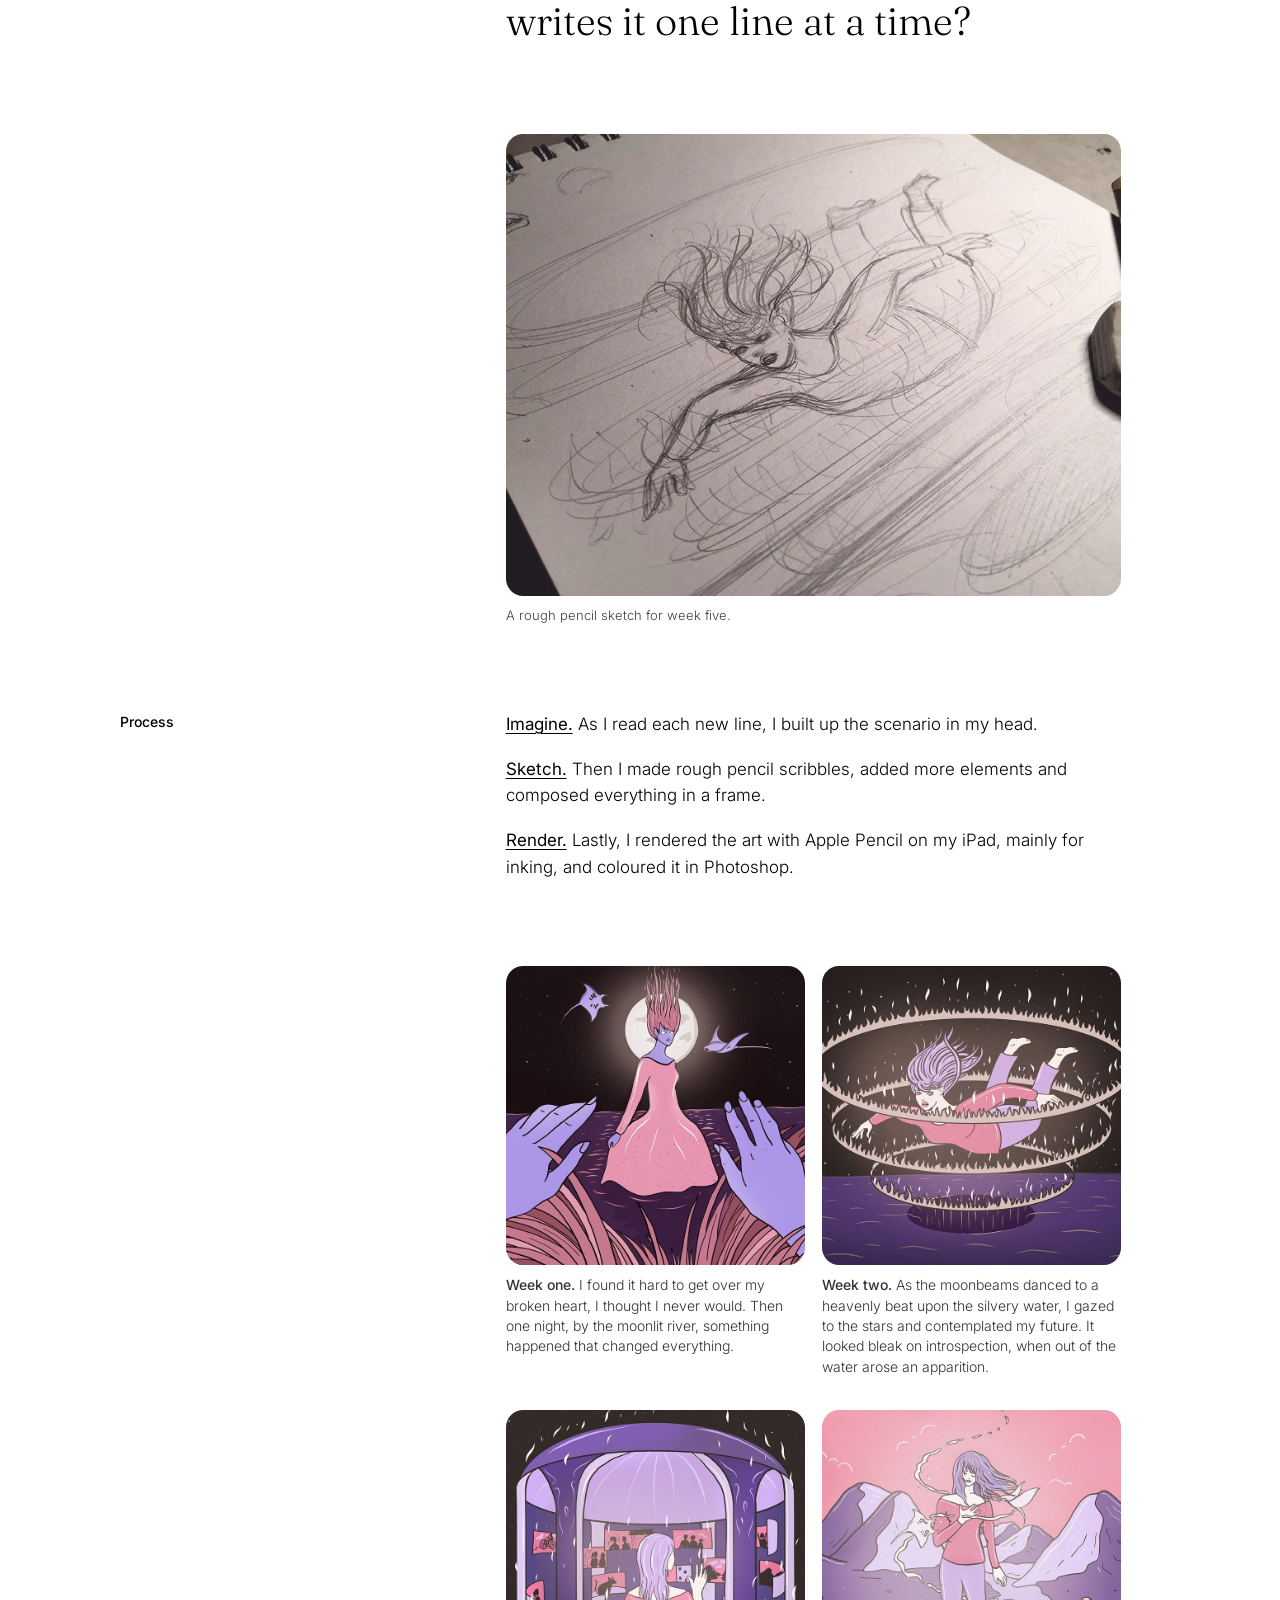
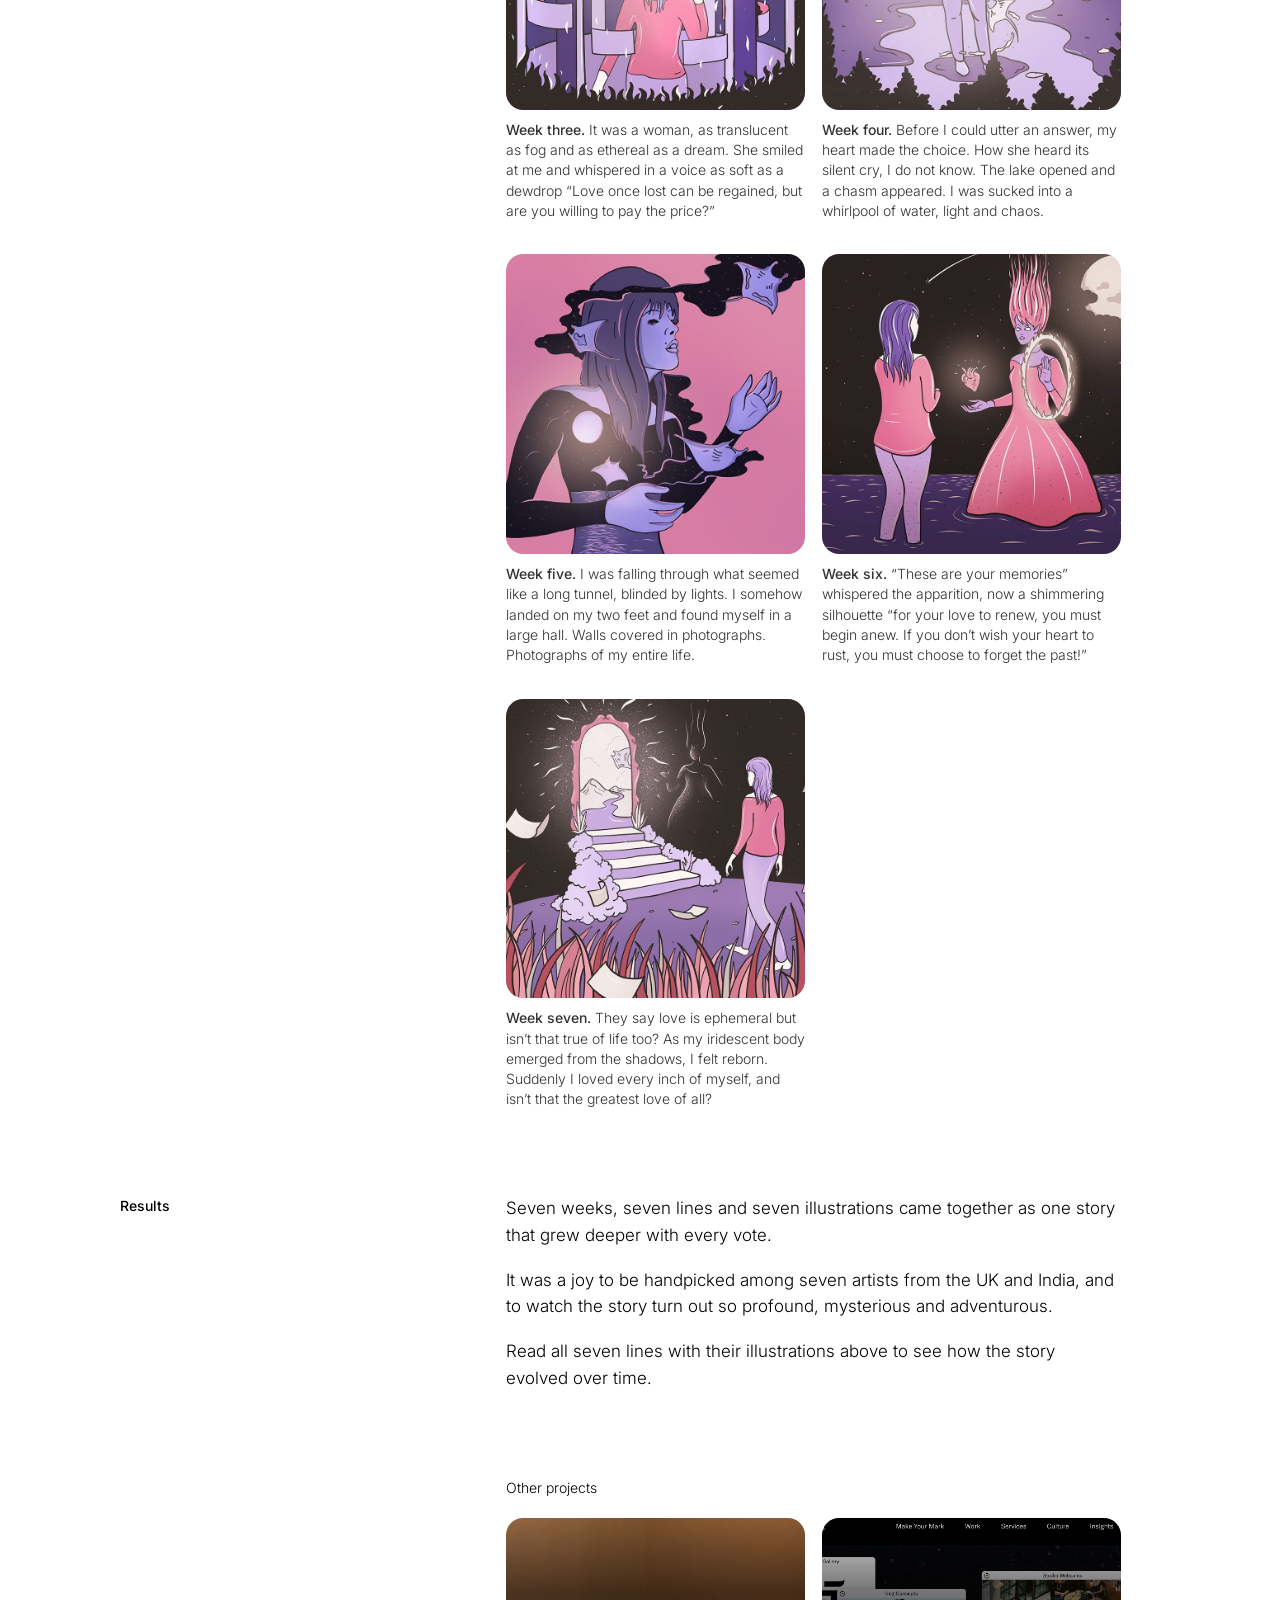
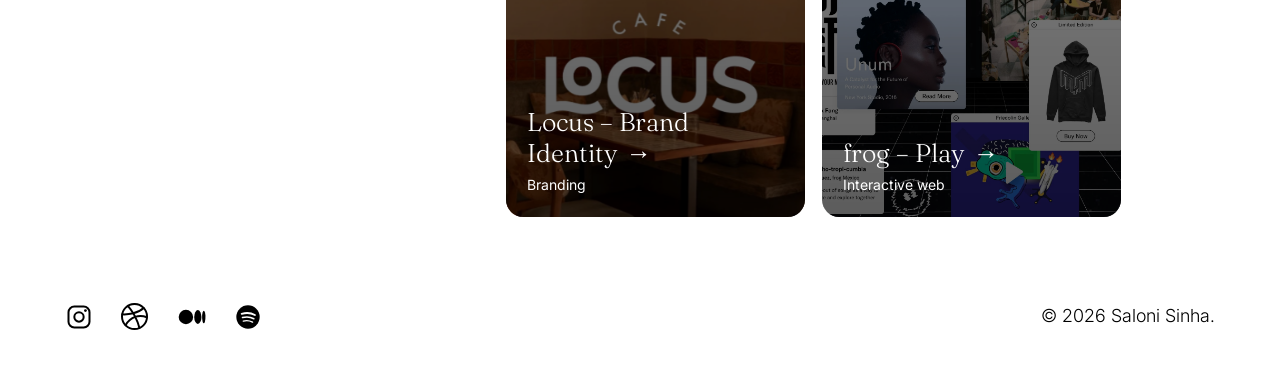
<file: case-saptan-stories.html>
<!DOCTYPE html>
<html lang="en">
<head>
  <meta charset="utf-8">
  <meta name="viewport" content="width=device-width, initial-scale=1">
  <title>Saptan Stories – Saloni Sinha</title>
  <meta name="description" content="Saptan Stories: seven illustrations for a seven-week story written by all of India. Case study by Saloni Sinha.">
  <link rel="canonical" href="https://salonisinha.com/case-saptan-stories">
  <meta property="og:type" content="article">
  <meta property="og:site_name" content="Saloni Sinha">
  <meta property="og:locale" content="en_GB">
  <meta property="og:title" content="Saptan Stories – Saloni Sinha">
  <meta property="og:description" content="Saptan Stories: seven illustrations for a seven-week story written by all of India. Case study by Saloni Sinha.">
  <meta property="og:url" content="https://salonisinha.com/case-saptan-stories">
  <meta property="og:image" content="https://salonisinha.com/assets/og/saptan.jpg">
  <meta property="og:image:width" content="1200">
  <meta property="og:image:height" content="630">
  <meta property="og:image:alt" content="Illustration from Saptan Stories">
  <meta name="twitter:card" content="summary_large_image">
  <script type="application/ld+json">{"@context": "https://schema.org", "@graph": [{"@type": "CreativeWork", "url": "https://salonisinha.com/case-saptan-stories", "name": "Saptan Stories", "description": "Saptan Stories: seven illustrations for a seven-week story written by all of India. Case study by Saloni Sinha.", "image": "https://salonisinha.com/assets/og/saptan.jpg", "author": {"@id": "https://salonisinha.com/#person"}}, {"@type": "Person", "@id": "https://salonisinha.com/#person", "name": "Saloni Sinha", "url": "https://salonisinha.com/", "jobTitle": "Lead Experience Designer", "worksFor": {"@type": "Organization", "name": "frog", "url": "https://www.frog.co/"}, "address": {"@type": "PostalAddress", "addressLocality": "Oslo", "addressCountry": "NO"}, "sameAs": ["https://dribbble.com/salonisinha", "https://medium.com/@saloni.sinha", "https://www.instagram.com/parasighted_saloni", "https://open.spotify.com/artist/5cFTWnOfKohVWJ9EROng08"]}]}</script>
  <link rel="preconnect" href="https://fonts.googleapis.com">
  <link rel="preconnect" href="https://fonts.gstatic.com" crossorigin>
  <link href="https://fonts.googleapis.com/css2?family=Fraunces:opsz,wght,SOFT,WONK@9..144,300..700,0,1&family=Inter:wght@300;400&display=swap" rel="stylesheet">
  <script>
  (function () {
    var d = document.documentElement, t;
    try { t = localStorage.getItem("theme"); } catch (e) {}
    if (!t) t = "light";
    d.dataset.theme = t;
    try { if (sessionStorage.getItem("curtain") && !matchMedia("(prefers-reduced-motion: reduce)").matches) d.classList.add("has-curtain"); sessionStorage.removeItem("curtain"); } catch (e) {}
  })();
</script>
  <link rel="stylesheet" href="styles.css?v=94">
  <script defer src="https://static.cloudflareinsights.com/beacon.min.js" data-cf-beacon='{"token": "35024aeadcce482c80758693d77d9112"}'></script>
</head>
<body>
<div class="page-curtain" aria-hidden="true"><i></i><i></i><i></i><i></i></div>
<div class="page">

<nav class="nav nav--light" aria-label="Main">
    <a href="index.html">Saloni Sinha</a>
    <ul>
      <li><a href="index.html#work">Work</a></li>
      <li><a href="play.html">Play</a></li>
      <li><a href="about.html">About</a></li>
      <li><button class="theme-toggle" type="button" aria-label="Switch to dark mode" aria-pressed="false"><span class="theme-toggle__knob"><svg class="sun" viewBox="0 0 24 24" aria-hidden="true"><circle cx="12" cy="12" r="4"/><path d="M12 2v2M12 20v2M4.9 4.9l1.4 1.4M17.7 17.7l1.4 1.4M2 12h2M20 12h2M4.9 19.1l1.4-1.4M17.7 6.3l1.4-1.4"/></svg><svg class="moon" viewBox="0 0 24 24" aria-hidden="true"><path d="M21 12.8A9 9 0 1 1 11.2 3a7 7 0 0 0 9.8 9.8z"/></svg></span></button></li>
    </ul>
  </nav>

  <header class="hero">
    <img src="assets/cases/saptan-1.jpg" width="800" height="800" style="object-position: 50% 30%" alt="Saptan Stories illustration of a woman in a pink dress rising from dark water under a full moon, with reaching hands in the foreground" fetchpriority="high">
  </header>

  <main>
    <section class="grid case-head">
      <h1 class="col-label case-title serif">Saptan Stories</h1>
      <p class="col-content case-tagline serif">A seven-week illustrated story</p>

      <dl class="col-label meta">
        <div><dt>Client</dt><dd>Aardman Animations &amp; British Council India</dd></div>
        <div><dt>Discipline</dt><dd>Illustration</dd></div>
        <div><dt>Duration</dt><dd>7 weeks</dd></div>
        <div><dt>My role</dt><dd>Illustrator, one of seven artists</dd></div>
      </dl>
      <div class="col-content case-intro">
        <div class="prose">
          <p>Saptan Stories was a seven-week collaborative arts event, a mass game of consequences written and voted on by all of India.</p>
          <p>It was run by Aardman Animations (UK) with British Council India, and I was handpicked as one of seven artists from the UK and India.</p>
        </div>
      </div>
    </section>

    <div class="grid case-body">

      <h2 class="col-label row__label reveal">Background</h2>
      <div class="col-content prose reveal">
        <p>The process began with the first line from the Aardman team. Every line after that came from the audience on a vote basis, and each artist took their own approach to it.</p>
        <p>Because the story built up spontaneously, I had no idea what it would become before each line arrived. With every change in the story I intentionally kept a consistent style and colour palette, to keep it cohesive.</p>
        <p>I loved how the story evolved, becoming profound, mysterious, fantastical and adventurous at the same time.</p>
      </div>

      <p class="col-content lede serif reveal">How might one story <span class="lede__accent">stay cohesive</span> when an audience writes it one line at a time?</p>

      <figure class="col-content shot reveal">
        <div class="shot__frame"><img src="assets/cases/saptan-site-1.jpg" width="1000" height="750" loading="lazy" alt="Pencil sketch for week five"></div>
        <figcaption>A rough pencil sketch for week five.</figcaption>
      </figure>

      <h2 class="col-label row__label reveal">Process</h2>
      <div class="col-content prose reveal">
        <p><strong>Imagine.</strong> As I read each new line, I built up the scenario in my head.</p>
        <p><strong>Sketch.</strong> Then I made rough pencil scribbles, added more elements and composed everything in a frame.</p>
        <p><strong>Render.</strong> Lastly, I rendered the art with Apple Pencil on my iPad, mainly for inking, and coloured it in Photoshop.</p>
      </div>

      <div class="col-content shot-grid reveal">
        <figure>
          <div class="shot__frame" style="aspect-ratio: 1 / 1"><img src="assets/cases/saptan-1.jpg" width="800" height="800" loading="lazy" alt="Saptan Stories illustration, Week one"></div>
          <figcaption><strong>Week one.</strong> I found it hard to get over my broken heart, I thought I never would. Then one night, by the moonlit river, something happened that changed everything.</figcaption>
        </figure>
        <figure>
          <div class="shot__frame" style="aspect-ratio: 1 / 1"><img src="assets/cases/saptan-2.jpg" width="800" height="800" loading="lazy" alt="Saptan Stories illustration, Week two"></div>
          <figcaption><strong>Week two.</strong> As the moonbeams danced to a heavenly beat upon the silvery water, I gazed to the stars and contemplated my future. It looked bleak on introspection, when out of the water arose an apparition.</figcaption>
        </figure>
        <figure>
          <div class="shot__frame" style="aspect-ratio: 1 / 1"><img src="assets/cases/saptan-3.jpg" width="800" height="800" loading="lazy" alt="Saptan Stories illustration, Week three"></div>
          <figcaption><strong>Week three.</strong> It was a woman, as translucent as fog and as ethereal as a dream. She smiled at me and whispered in a voice as soft as a dewdrop “Love once lost can be regained, but are you willing to pay the price?”</figcaption>
        </figure>
        <figure>
          <div class="shot__frame" style="aspect-ratio: 1 / 1"><img src="assets/cases/saptan-4.jpg" width="800" height="800" loading="lazy" alt="Saptan Stories illustration, Week four"></div>
          <figcaption><strong>Week four.</strong> Before I could utter an answer, my heart made the choice. How she heard its silent cry, I do not know. The lake opened and a chasm appeared. I was sucked into a whirlpool of water, light and chaos.</figcaption>
        </figure>
        <figure>
          <div class="shot__frame" style="aspect-ratio: 1 / 1"><img src="assets/cases/saptan-5.jpg" width="800" height="800" loading="lazy" alt="Saptan Stories illustration, Week five"></div>
          <figcaption><strong>Week five.</strong> I was falling through what seemed like a long tunnel, blinded by lights. I somehow landed on my two feet and found myself in a large hall. Walls covered in photographs. Photographs of my entire life.</figcaption>
        </figure>
        <figure>
          <div class="shot__frame" style="aspect-ratio: 1 / 1"><img src="assets/cases/saptan-6.jpg" width="800" height="800" loading="lazy" alt="Saptan Stories illustration, Week six"></div>
          <figcaption><strong>Week six.</strong> “These are your memories” whispered the apparition, now a shimmering silhouette “for your love to renew, you must begin anew. If you don’t wish your heart to rust, you must choose to forget the past!”</figcaption>
        </figure>
        <figure>
          <div class="shot__frame" style="aspect-ratio: 1 / 1"><img src="assets/cases/saptan-7.jpg" width="800" height="800" loading="lazy" alt="Saptan Stories illustration, Week seven"></div>
          <figcaption><strong>Week seven.</strong> They say love is ephemeral but isn’t that true of life too? As my iridescent body emerged from the shadows, I felt reborn. Suddenly I loved every inch of myself, and isn’t that the greatest love of all?</figcaption>
        </figure>
      </div>

      <h2 class="col-label row__label reveal">Results</h2>
      <div class="col-content prose reveal">
        <p>Seven weeks, seven lines and seven illustrations came together as one story that grew deeper with every vote.</p>
        <p>It was a joy to be handpicked among seven artists from the UK and India, and to watch the story turn out so profound, mysterious and adventurous.</p>
        <p>Read all seven lines with their illustrations above to see how the story evolved over time.</p>
      </div>

    </div>
  </main>

  <section class="more" aria-labelledby="more-title">
    <h2 id="more-title">Other projects</h2>
    <div class="more__grid">
      <a class="card" href="case-locus.html">
        <div class="shot__frame"><img src="assets/cases/locus-hero.jpg?v=72" width="2400" height="1593" loading="lazy" alt="The Cafe Locus logo over a photo of the cafe"></div>
        <h3 class="serif">Locus – Brand Identity</h3>
        <p>Branding</p>
      </a>
      <a class="card" href="case-frog-play.html">
        <div class="shot__frame"><img src="assets/frog-play/frog-play-desktop.jpg" width="2000" height="1250" loading="lazy" alt="The frog Play page: windows for galleries, studio webcams and a Spotify mixtape over a starry grid"></div>
        <h3 class="serif">frog – Play</h3>
        <p>Interactive web</p>
      </a>
    </div>
  </section>

  <footer class="footer">
    <ul>
      <li><a href="https://www.instagram.com/parasighted_saloni" target="_blank" rel="noopener" aria-label="Instagram"><svg class="icon" viewBox="0 0 28 28" aria-hidden="true" fill="none"><path d="M9.33 3.5h9.34c3.22 0 5.83 2.61 5.83 5.83v9.34c0 3.22-2.61 5.83-5.83 5.83H9.33A5.83 5.83 0 0 1 3.5 18.67V9.33A5.83 5.83 0 0 1 9.33 3.5Z" stroke="currentColor" stroke-width="2"/><path d="M18.67 14a4.67 4.67 0 1 1-9.34 0 4.67 4.67 0 0 1 9.34 0Z" stroke="currentColor" stroke-width="2"/><circle cx="20.42" cy="7.58" r="1.4" fill="currentColor"/></svg></a></li>
      <li><a href="https://dribbble.com/salonisinha" target="_blank" rel="noopener" aria-label="Dribbble"><svg class="icon" viewBox="0 0 24 24" aria-hidden="true" fill="none" stroke="currentColor" stroke-width="1.7" stroke-linecap="round" stroke-linejoin="round"><path d="M22.32 11.58a10.73 10.73 0 1 1-21.47 0 10.73 10.73 0 0 1 21.47 0Z"/><path d="M5.87 2.48c1.75 2.03 3.28 4.16 4.6 6.34m0 0c.62 1.03 1.2 2.06 1.73 3.1m-1.73-3.1c-2.86.73-6.03 1.05-9.27.9m9.27-.9c3.64-.92 6.78-2.5 8.93-4.59m-7.2 7.69c1.64 3.21 2.83 6.44 3.59 9.47m-3.59-9.47c-3.36 1.09-6.21 3.49-8.31 7.13m8.31-7.13c2.99-.97 6.38-.9 10 .25"/></svg></a></li>
      <li><a href="https://medium.com/@saloni.sinha" target="_blank" rel="noopener" aria-label="Medium"><svg class="icon" viewBox="0 0 28 28" aria-hidden="true" fill="currentColor"><ellipse cx="7.93" cy="14" rx="7.23" ry="7.23"/><ellipse cx="19.83" cy="14" rx="3.62" ry="6.88"/><ellipse cx="25.78" cy="14" rx="1.67" ry="6.3"/></svg></a></li>
      <li><a href="https://open.spotify.com/artist/5cFTWnOfKohVWJ9EROng08" target="_blank" rel="noopener" aria-label="Spotify"><svg class="icon" viewBox="0 0 28 28" aria-hidden="true" fill="none"><circle cx="14" cy="14" r="11.67" fill="currentColor"/><g stroke="var(--color-bg)" stroke-linecap="round"><path d="M7.7 10.85c4.32-1.28 9.22-1.05 13.18 1.17" stroke-width="1.8"/><path d="M8.52 14.58c3.73-1.05 7.93-.7 11.31 1.17" stroke-width="1.55"/><path d="M9.33 18.08c3.15-.82 6.3-.47 9.22 1.05" stroke-width="1.4"/></g></svg></a></li>
    </ul>
    <span>© 2026 Saloni Sinha.</span>
  </footer>

</div>

<script src="theme.js?v=75"></script>
<script src="nav.js?v=72"></script>
<script src="motion.js?v=77"></script>
</body>
</html>
</file>
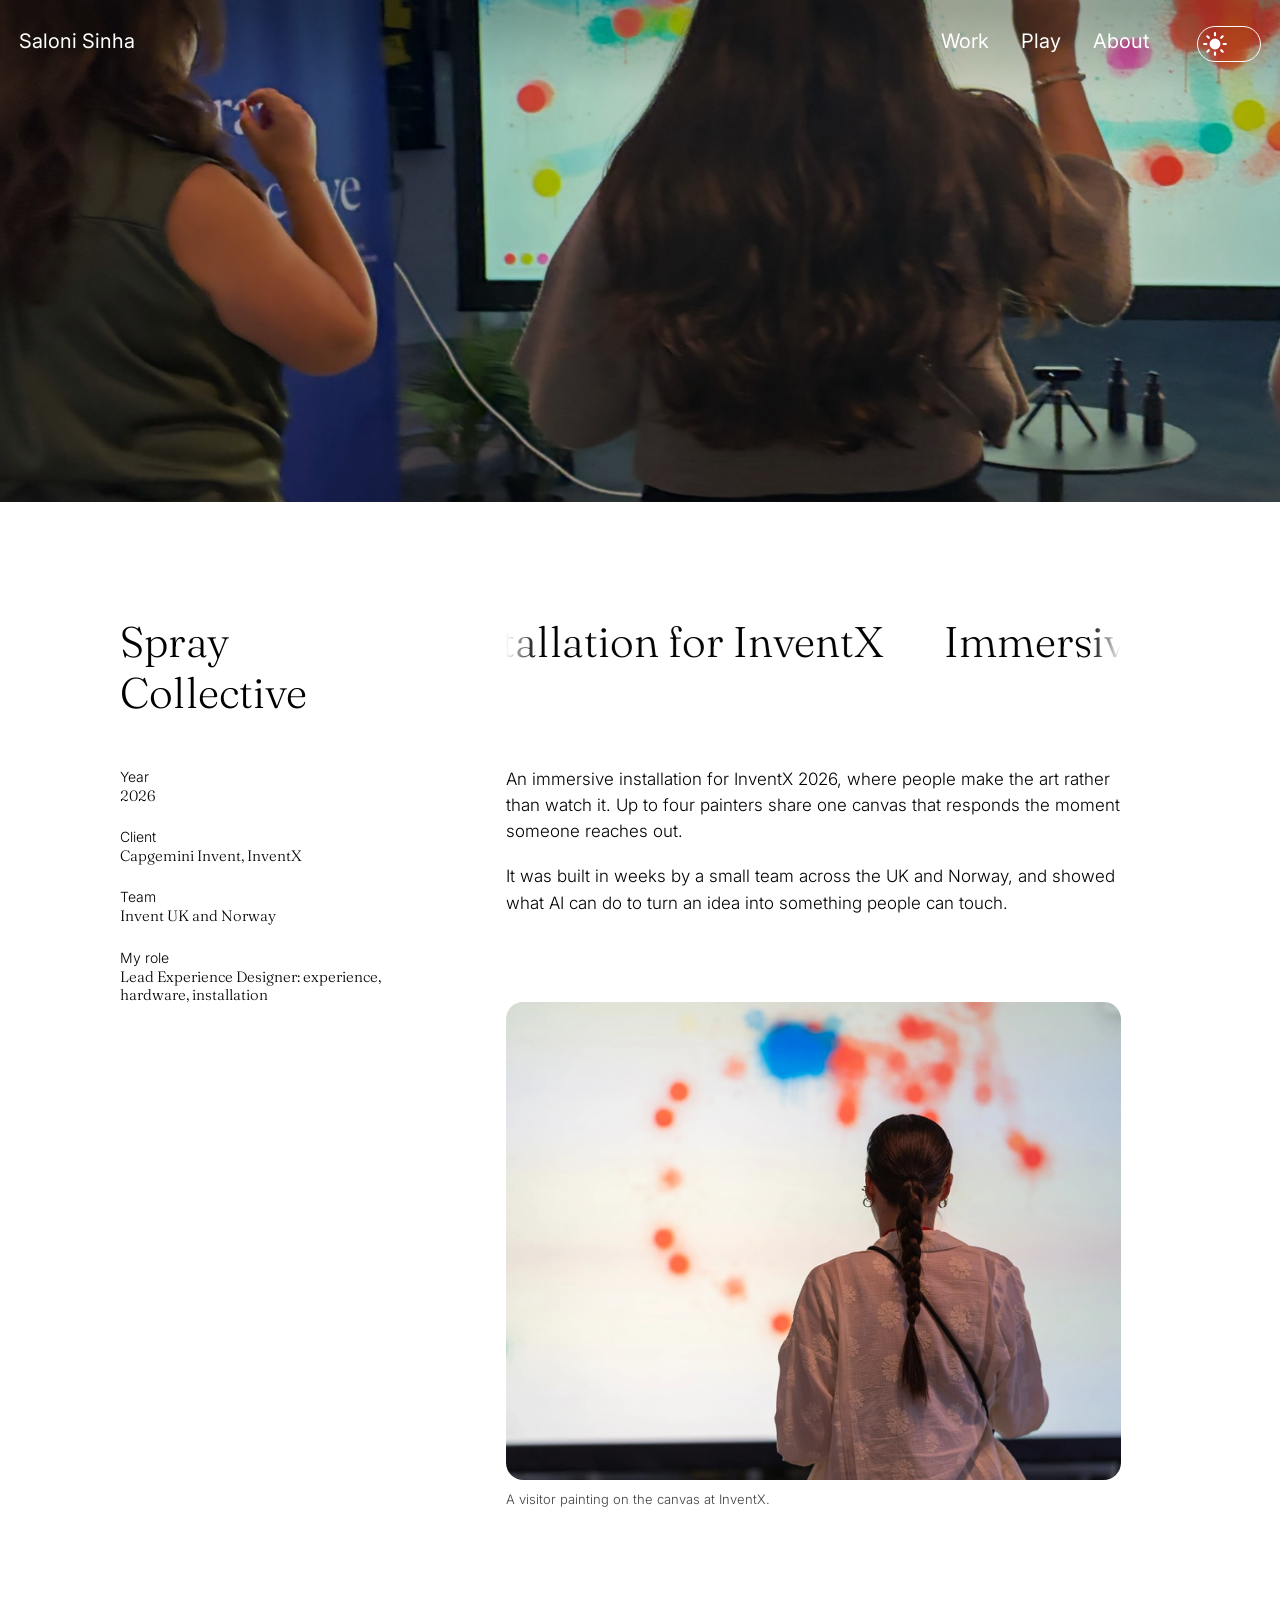
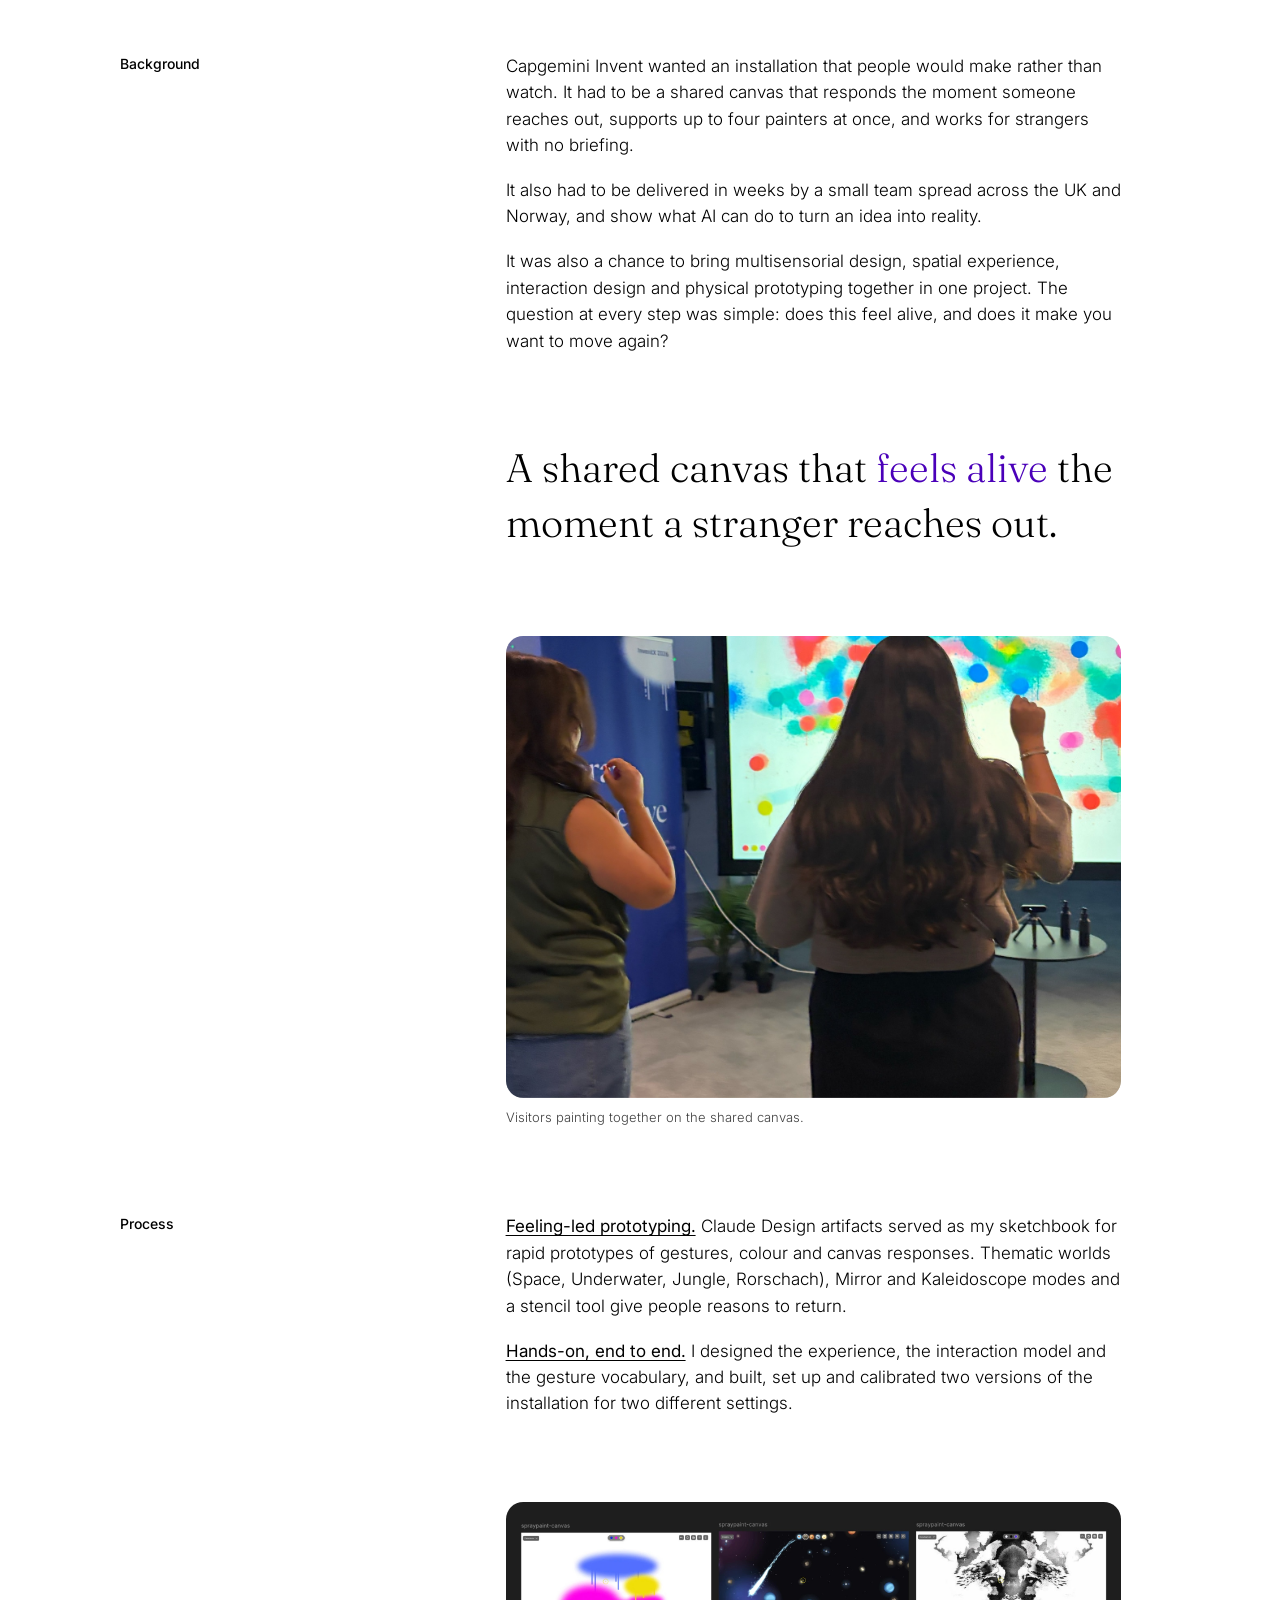
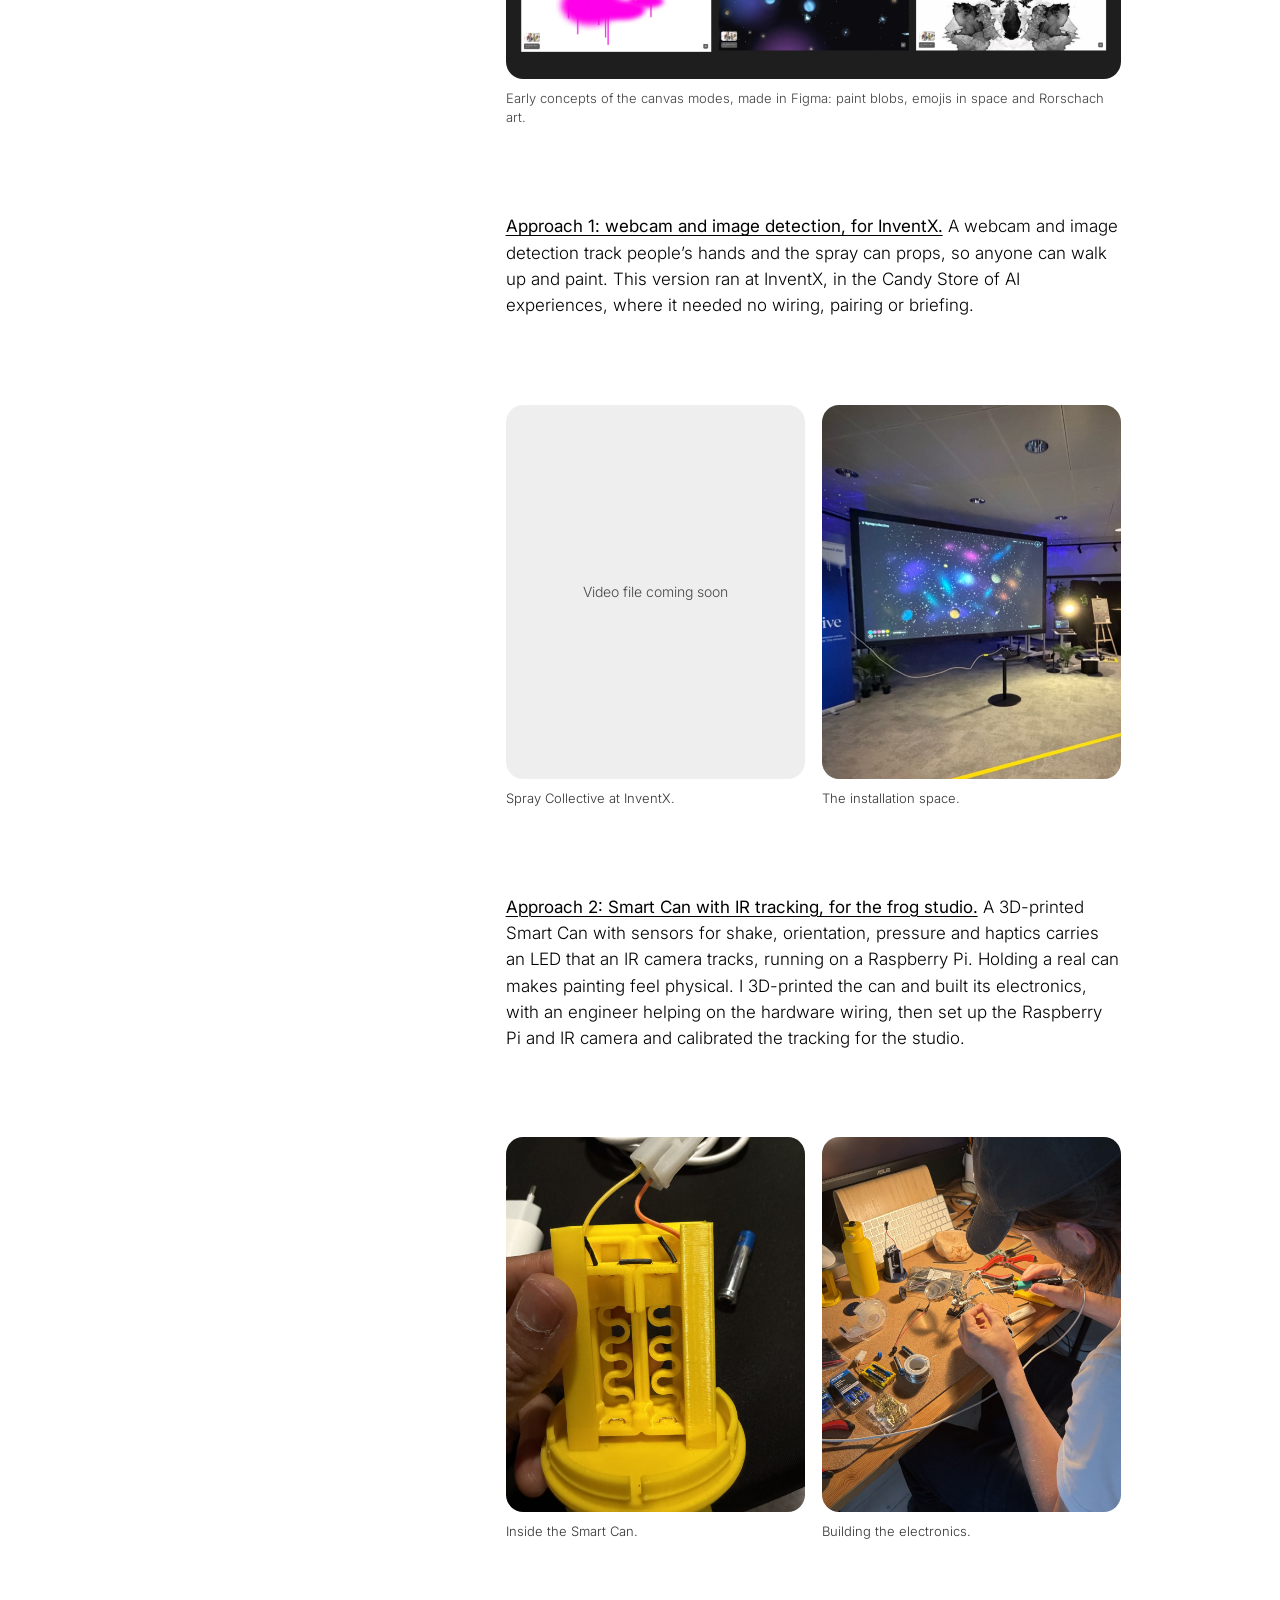
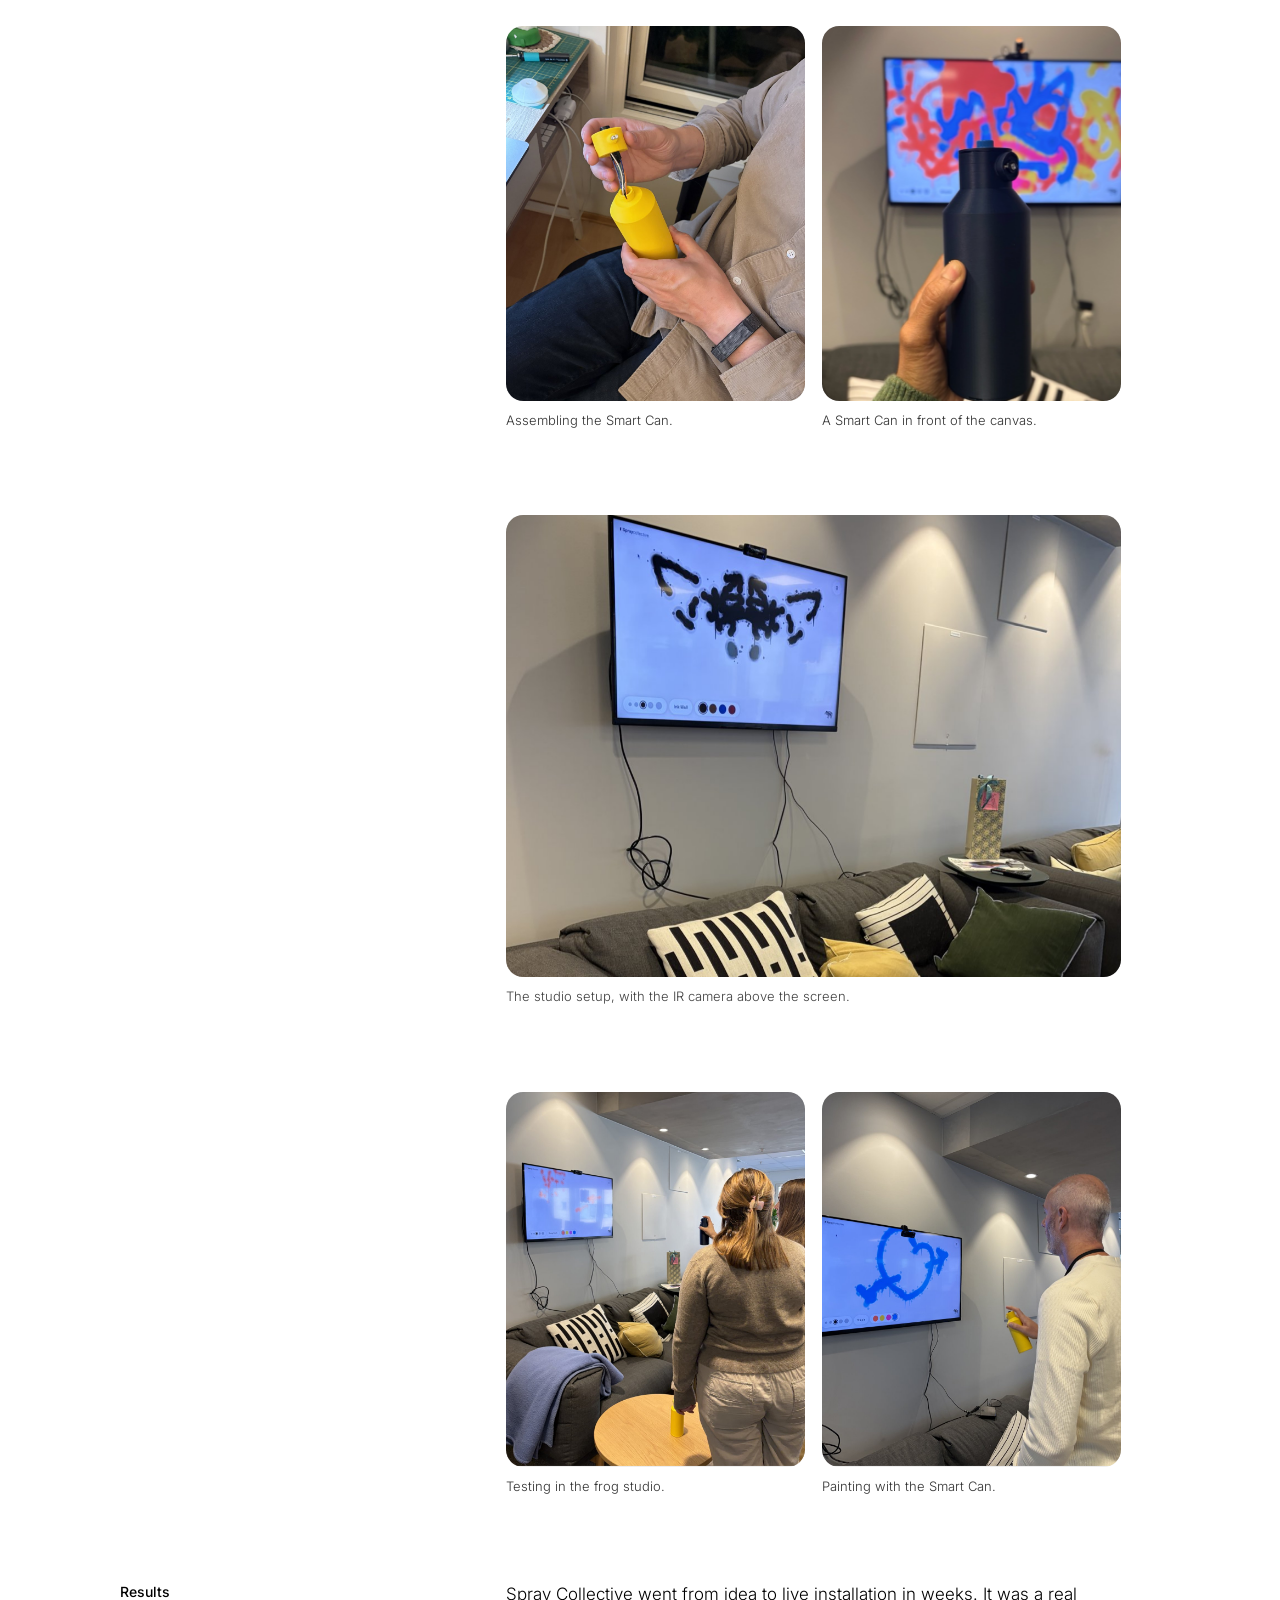
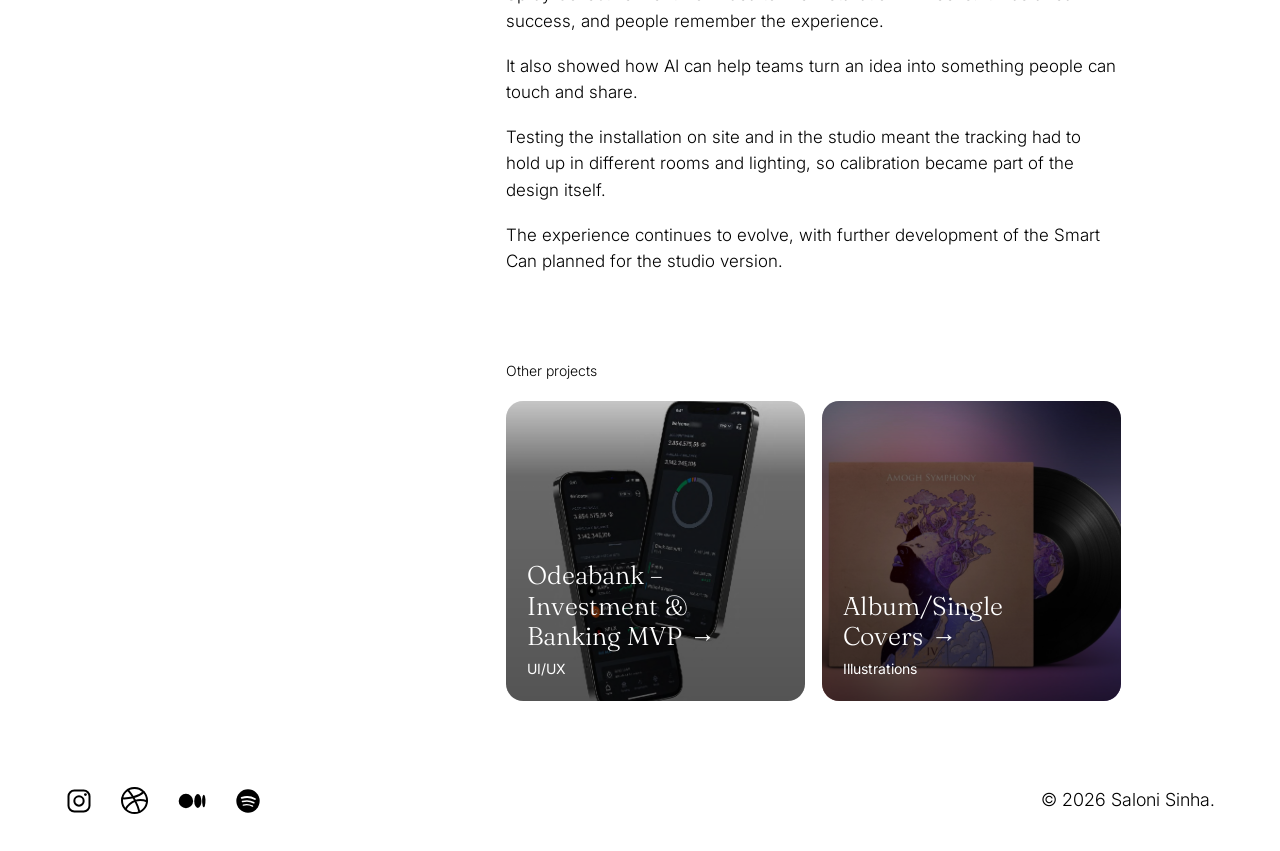
<file: case-spray-collective.html>
<!DOCTYPE html>
<html lang="en">
<head>
  <meta charset="utf-8">
  <meta name="viewport" content="width=device-width, initial-scale=1">
  <title>Spray Collective – Saloni Sinha</title>
  <meta name="description" content="Spray Collective: an immersive installation for InventX 2026 where people paint together with a Smart Can. Case study by Saloni Sinha.">
  <link rel="canonical" href="https://salonisinha.com/case-spray-collective">
  <meta property="og:type" content="article">
  <meta property="og:site_name" content="Saloni Sinha">
  <meta property="og:locale" content="en_GB">
  <meta property="og:title" content="Spray Collective – Saloni Sinha">
  <meta property="og:description" content="Spray Collective: an immersive installation for InventX 2026 where people paint together with a Smart Can. Case study by Saloni Sinha.">
  <meta property="og:url" content="https://salonisinha.com/case-spray-collective">
  <meta property="og:image" content="https://salonisinha.com/assets/og/spray.jpg">
  <meta property="og:image:width" content="1200">
  <meta property="og:image:height" content="630">
  <meta property="og:image:alt" content="Spray Collective installation at InventX">
  <meta name="twitter:card" content="summary_large_image">
  <script type="application/ld+json">{"@context": "https://schema.org", "@graph": [{"@type": "CreativeWork", "url": "https://salonisinha.com/case-spray-collective", "name": "Spray Collective", "description": "Spray Collective: an immersive installation for InventX 2026 where people paint together with a Smart Can. Case study by Saloni Sinha.", "image": "https://salonisinha.com/assets/og/spray.jpg", "author": {"@id": "https://salonisinha.com/#person"}}, {"@type": "Person", "@id": "https://salonisinha.com/#person", "name": "Saloni Sinha", "url": "https://salonisinha.com/", "jobTitle": "Lead Experience Designer", "worksFor": {"@type": "Organization", "name": "frog", "url": "https://www.frog.co/"}, "address": {"@type": "PostalAddress", "addressLocality": "Oslo", "addressCountry": "NO"}, "sameAs": ["https://dribbble.com/salonisinha", "https://medium.com/@saloni.sinha", "https://www.instagram.com/parasighted_saloni", "https://open.spotify.com/artist/5cFTWnOfKohVWJ9EROng08"]}]}</script>
  <link rel="preconnect" href="https://fonts.googleapis.com">
  <link rel="preconnect" href="https://fonts.gstatic.com" crossorigin>
  <link href="https://fonts.googleapis.com/css2?family=Fraunces:opsz,wght,SOFT,WONK@9..144,300..700,0,1&family=Inter:wght@300;400&display=swap" rel="stylesheet">
  <script>
  (function () {
    var d = document.documentElement, t;
    try { t = localStorage.getItem("theme"); } catch (e) {}
    if (!t) t = "light";
    d.dataset.theme = t;
    try { if (sessionStorage.getItem("curtain") && !matchMedia("(prefers-reduced-motion: reduce)").matches) d.classList.add("has-curtain"); sessionStorage.removeItem("curtain"); } catch (e) {}
  })();
</script>
  <link rel="stylesheet" href="styles.css?v=94">
  <script defer src="https://static.cloudflareinsights.com/beacon.min.js" data-cf-beacon='{"token": "35024aeadcce482c80758693d77d9112"}'></script>
</head>
<body>
<div class="page-curtain" aria-hidden="true"><i></i><i></i><i></i><i></i></div>
<div class="page">

<nav class="nav nav--light" aria-label="Main">
    <a href="index.html">Saloni Sinha</a>
    <ul>
      <li><a href="index.html#work">Work</a></li>
      <li><a href="play.html">Play</a></li>
      <li><a href="about.html">About</a></li>
      <li><button class="theme-toggle" type="button" aria-label="Switch to dark mode" aria-pressed="false"><span class="theme-toggle__knob"><svg class="sun" viewBox="0 0 24 24" aria-hidden="true"><circle cx="12" cy="12" r="4"/><path d="M12 2v2M12 20v2M4.9 4.9l1.4 1.4M17.7 17.7l1.4 1.4M2 12h2M20 12h2M4.9 19.1l1.4-1.4M17.7 6.3l1.4-1.4"/></svg><svg class="moon" viewBox="0 0 24 24" aria-hidden="true"><path d="M21 12.8A9 9 0 1 1 11.2 3a7 7 0 0 0 9.8 9.8z"/></svg></span></button></li>
    </ul>
  </nav>

  <header class="hero">
    <img src="assets/spray/spray-1.jpg?v=72" width="1826" height="1250" alt="Visitors painting on a large shared canvas screen" fetchpriority="high">
  </header>

  <main>
    <section class="grid case-head">
      <h1 class="col-label case-title serif">Spray Collective</h1>
      <p class="col-content case-tagline serif">Immersive installation for InventX</p>

      <dl class="col-label meta">
        <div><dt>Year</dt><dd>2026</dd></div>
        <div><dt>Client</dt><dd>Capgemini Invent, InventX</dd></div>
        <div><dt>Team</dt><dd>Invent UK and Norway</dd></div>
        <div><dt>My role</dt><dd>Lead Experience Designer: experience, hardware, installation</dd></div>
      </dl>
      <div class="col-content case-intro">
        <div class="prose">
          <p>An immersive installation for InventX 2026, where people make the art rather than watch it. Up to four painters share one canvas that responds the moment someone reaches out.</p>
          <p>It was built in weeks by a small team across the UK and Norway, and showed what AI can do to turn an idea into something people can touch.</p>
        </div>
      </div>

      <figure class="col-content shot case-figure reveal">
        <div class="shot__frame shot__frame--natural shot__frame--flat"><img src="assets/spray/spray-visitor.jpg" width="1465 1137" height="" loading="lazy" alt="A visitor with a braid, seen from behind, painting red and blue spray marks on the large canvas"></div>
        <figcaption>A visitor painting on the canvas at InventX.</figcaption>
      </figure>
    </section>

    <div class="grid case-body">

      <h2 class="col-label row__label reveal">Background</h2>
      <div class="col-content prose reveal">
        <p>Capgemini Invent wanted an installation that people would make rather than watch. It had to be a shared canvas that responds the moment someone reaches out, supports up to four painters at once, and works for strangers with no briefing.</p>
        <p>It also had to be delivered in weeks by a small team spread across the UK and Norway, and show what AI can do to turn an idea into reality.</p>
        <p>It was also a chance to bring multisensorial design, spatial experience, interaction design and physical prototyping together in one project. The question at every step was simple: does this feel alive, and does it make you want to move again?</p>
      </div>

      <p class="col-content lede serif reveal">A shared canvas that <span class="lede__accent">feels alive</span> the moment a stranger reaches out.</p>

      <figure class="col-content shot reveal">
        <div class="shot__frame"><img src="assets/spray/spray-1.jpg" width="1826" height="1250" loading="lazy" alt="Visitors painting on a large shared canvas screen"></div>
        <figcaption>Visitors painting together on the shared canvas.</figcaption>
      </figure>

      <h2 class="col-label row__label reveal">Process</h2>
      <div class="col-content prose reveal">
        <p><strong>Feeling-led prototyping.</strong> Claude Design artifacts served as my sketchbook for rapid prototypes of gestures, colour and canvas responses. Thematic worlds (Space, Underwater, Jungle, Rorschach), Mirror and Kaleidoscope modes and a stencil tool give people reasons to return.</p>
        <p><strong>Hands-on, end to end.</strong> I designed the experience, the interaction model and the gesture vocabulary, and built, set up and calibrated two versions of the installation for two different settings.</p>
      </div>

      <figure class="col-content shot reveal">
        <div class="shot__frame shot__frame--natural shot__frame--flat"><img src="assets/spray/spray-early-concepts.jpg" width="2000" height="573" loading="lazy" alt="Three early Figma concepts of the canvas: paint blobs with drips, emojis in space with a shooting star, and a black and white Rorschach pattern"></div>
        <figcaption>Early concepts of the canvas modes, made in Figma: paint blobs, emojis in space and Rorschach art.</figcaption>
      </figure>

      <div class="col-content prose reveal">
        <p><strong>Approach 1: webcam and image detection, for InventX.</strong> A webcam and image detection track people’s hands and the spray can props, so anyone can walk up and paint. This version ran at InventX, in the Candy Store of AI experiences, where it needed no wiring, pairing or briefing.</p>
      </div>

      <div class="col-content shot-pair reveal">
        <figure>
          <div class="shot__frame" data-tone="light" style="aspect-ratio: 4 / 5"><video src="assets/spray/spray-reel.mp4" poster="assets/spray/spray-reel-poster.jpg" width="720" height="1280" muted loop playsinline preload="metadata" data-autoplay aria-label="Visitors painting on the Spray Collective canvas at InventX"></video></div>
          <figcaption>Spray Collective at InventX.</figcaption>
        </figure>
        <figure>
          <div class="shot__frame" style="aspect-ratio: 4 / 5"><img src="assets/spray/spray-3.jpg" width="1004" height="780" loading="lazy" alt="The Spray Collective installation space with a large projection"></div>
          <figcaption>The installation space.</figcaption>
        </figure>
      </div>

      <div class="col-content prose reveal">
        <p><strong>Approach 2: Smart Can with IR tracking, for the frog studio.</strong> A 3D-printed Smart Can with sensors for shake, orientation, pressure and haptics carries an LED that an IR camera tracks, running on a Raspberry Pi. Holding a real can makes painting feel physical. I 3D-printed the can and built its electronics, with an engineer helping on the hardware wiring, then set up the Raspberry Pi and IR camera and calibrated the tracking for the studio.</p>
      </div>

      <div class="col-content shot-pair reveal">
        <figure>
          <div class="shot__frame" style="aspect-ratio: 4 / 5"><img src="assets/spray/spray-can-inside.jpg" width="1200" height="1600" loading="lazy" alt="The open 3D-printed yellow Smart Can, showing its battery housing and wiring"></div>
          <figcaption>Inside the Smart Can.</figcaption>
        </figure>
        <figure>
          <div class="shot__frame" style="aspect-ratio: 4 / 5"><img src="assets/spray/spray-electronics.jpg" width="1200" height="1600" loading="lazy" alt="A person at a desk soldering electronics, with the yellow Smart Can and tools beside them"></div>
          <figcaption>Building the electronics.</figcaption>
        </figure>
      </div>

      <div class="col-content shot-pair reveal">
        <figure>
          <div class="shot__frame" style="aspect-ratio: 4 / 5"><img src="assets/spray/spray-assembling.jpg" width="1200" height="1600" loading="lazy" alt="Hands fitting the cap onto the yellow 3D-printed Smart Can"></div>
          <figcaption>Assembling the Smart Can.</figcaption>
        </figure>
        <figure>
          <div class="shot__frame" style="aspect-ratio: 4 / 5"><img src="assets/spray/spray-2.jpg" width="770" height="898" loading="lazy" alt="A dark 3D-printed Smart Can held up in front of a screen showing spray paint"></div>
          <figcaption>A Smart Can in front of the canvas.</figcaption>
        </figure>
      </div>

      <figure class="col-content shot reveal">
        <div class="shot__frame" style="aspect-ratio: 4 / 3"><img src="assets/spray/spray-studio-setup.jpg" width="1200" height="1600" loading="lazy" style="object-position: 50% 8%" alt="The studio setup: a wall-mounted screen with the IR camera on top, above a sofa and coffee table"></div>
        <figcaption>The studio setup, with the IR camera above the screen.</figcaption>
      </figure>

      <div class="col-content shot-pair reveal">
        <figure>
          <div class="shot__frame" style="aspect-ratio: 4 / 5"><img src="assets/spray/spray-studio-testing.jpg" width="1200" height="1600" loading="lazy" alt="Two people testing the canvas in the frog studio, one holding the Smart Can"></div>
          <figcaption>Testing in the frog studio.</figcaption>
        </figure>
        <figure>
          <div class="shot__frame" style="aspect-ratio: 4 / 5"><img src="assets/spray/spray-studio-painting.jpg" width="1200" height="1600" loading="lazy" alt="A person painting a blue shape on the screen with the yellow Smart Can"></div>
          <figcaption>Painting with the Smart Can.</figcaption>
        </figure>
      </div>

      <h2 class="col-label row__label reveal">Results</h2>
      <div class="col-content prose reveal">
        <p>Spray Collective went from idea to live installation in weeks. It was a real success, and people remember the experience.</p>
        <p>It also showed how AI can help teams turn an idea into something people can touch and share.</p>
        <p>Testing the installation on site and in the studio meant the tracking had to hold up in different rooms and lighting, so calibration became part of the design itself.</p>
        <p>The experience continues to evolve, with further development of the Smart Can planned for the studio version.</p>
      </div>

    </div>
  </main>

  <section class="more" aria-labelledby="more-title">
    <h2 id="more-title">Other projects</h2>
    <div class="more__grid">
      <a class="card" href="case-odeabank.html">
        <div class="shot__frame"><img src="assets/odeabank-dark-phones.jpg" width="2200" height="1395" loading="lazy" alt="Two phones showing the Odeabank home screen in dark theme"></div>
        <h3 class="serif">Odeabank – Investment &amp; Banking MVP</h3>
        <p>UI/UX</p>
      </a>
      <a class="card" href="case-album-covers.html">
        <div class="shot__frame"><img src="assets/cases/album-amogh.jpg" width="1800" height="1026" loading="lazy" alt="Album cover and vinyl record"></div>
        <h3 class="serif">Album/Single Covers</h3>
        <p>Illustrations</p>
      </a>
    </div>
  </section>

  <footer class="footer">
    <ul>
      <li><a href="https://www.instagram.com/parasighted_saloni" target="_blank" rel="noopener" aria-label="Instagram"><svg class="icon" viewBox="0 0 28 28" aria-hidden="true" fill="none"><path d="M9.33 3.5h9.34c3.22 0 5.83 2.61 5.83 5.83v9.34c0 3.22-2.61 5.83-5.83 5.83H9.33A5.83 5.83 0 0 1 3.5 18.67V9.33A5.83 5.83 0 0 1 9.33 3.5Z" stroke="currentColor" stroke-width="2"/><path d="M18.67 14a4.67 4.67 0 1 1-9.34 0 4.67 4.67 0 0 1 9.34 0Z" stroke="currentColor" stroke-width="2"/><circle cx="20.42" cy="7.58" r="1.4" fill="currentColor"/></svg></a></li>
      <li><a href="https://dribbble.com/salonisinha" target="_blank" rel="noopener" aria-label="Dribbble"><svg class="icon" viewBox="0 0 24 24" aria-hidden="true" fill="none" stroke="currentColor" stroke-width="1.7" stroke-linecap="round" stroke-linejoin="round"><path d="M22.32 11.58a10.73 10.73 0 1 1-21.47 0 10.73 10.73 0 0 1 21.47 0Z"/><path d="M5.87 2.48c1.75 2.03 3.28 4.16 4.6 6.34m0 0c.62 1.03 1.2 2.06 1.73 3.1m-1.73-3.1c-2.86.73-6.03 1.05-9.27.9m9.27-.9c3.64-.92 6.78-2.5 8.93-4.59m-7.2 7.69c1.64 3.21 2.83 6.44 3.59 9.47m-3.59-9.47c-3.36 1.09-6.21 3.49-8.31 7.13m8.31-7.13c2.99-.97 6.38-.9 10 .25"/></svg></a></li>
      <li><a href="https://medium.com/@saloni.sinha" target="_blank" rel="noopener" aria-label="Medium"><svg class="icon" viewBox="0 0 28 28" aria-hidden="true" fill="currentColor"><ellipse cx="7.93" cy="14" rx="7.23" ry="7.23"/><ellipse cx="19.83" cy="14" rx="3.62" ry="6.88"/><ellipse cx="25.78" cy="14" rx="1.67" ry="6.3"/></svg></a></li>
      <li><a href="https://open.spotify.com/artist/5cFTWnOfKohVWJ9EROng08" target="_blank" rel="noopener" aria-label="Spotify"><svg class="icon" viewBox="0 0 28 28" aria-hidden="true" fill="none"><circle cx="14" cy="14" r="11.67" fill="currentColor"/><g stroke="var(--color-bg)" stroke-linecap="round"><path d="M7.7 10.85c4.32-1.28 9.22-1.05 13.18 1.17" stroke-width="1.8"/><path d="M8.52 14.58c3.73-1.05 7.93-.7 11.31 1.17" stroke-width="1.55"/><path d="M9.33 18.08c3.15-.82 6.3-.47 9.22 1.05" stroke-width="1.4"/></g></svg></a></li>
    </ul>
    <span>© 2026 Saloni Sinha.</span>
  </footer>

</div>

<script src="theme.js?v=75"></script>
<script src="nav.js?v=72"></script>
<script src="motion.js?v=77"></script>
</body>
</html>
</file>
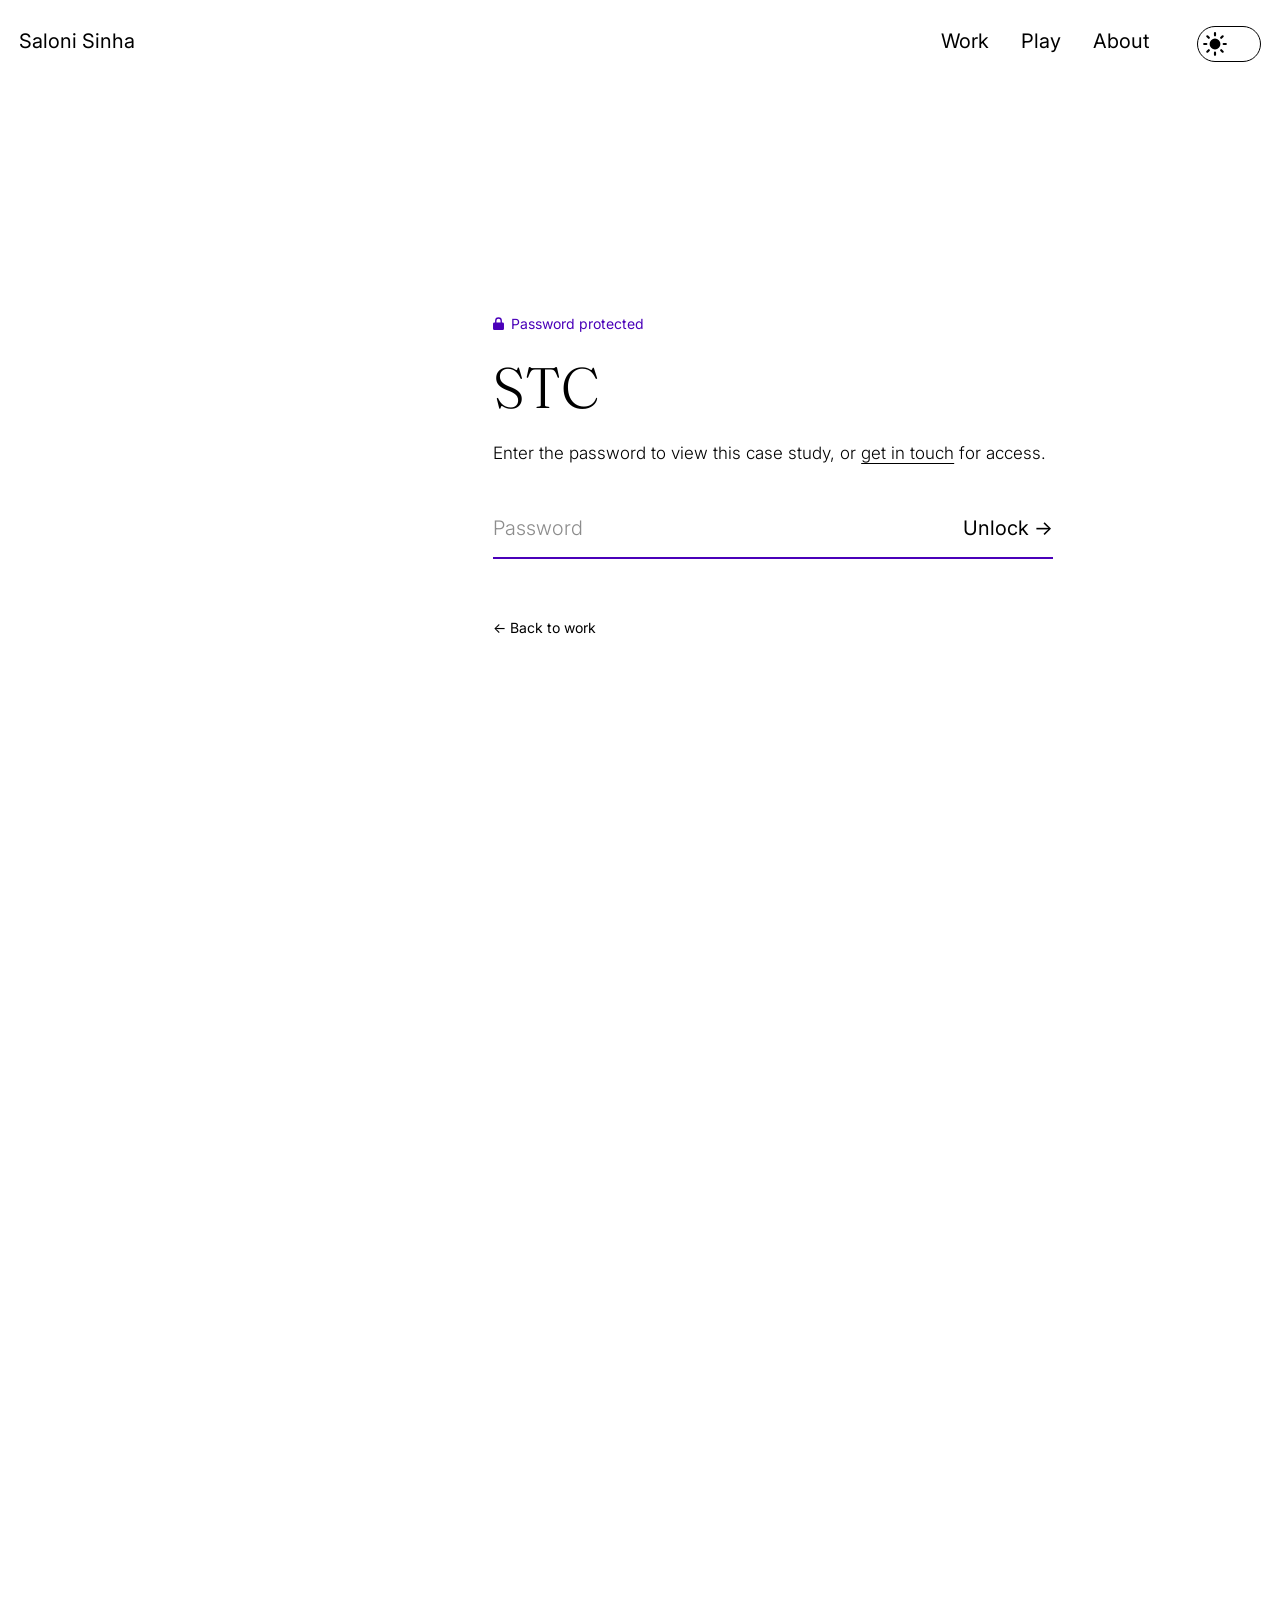
<file: case-stc.html>
<!DOCTYPE html>
<html lang="en" data-lock>
<head>
  <meta charset="utf-8">
  <meta name="viewport" content="width=device-width, initial-scale=1">
  <title>STC – Selfcare App, Website & Kiosk – Saloni Sinha</title>
  <meta name="description" content="STC: a unified self-care experience across app, website and kiosk. Case study by Saloni Sinha.">
  <link rel="canonical" href="https://salonisinha.com/case-stc">
  <meta property="og:type" content="article">
  <meta property="og:site_name" content="Saloni Sinha">
  <meta property="og:locale" content="en_GB">
  <meta property="og:title" content="STC – Selfcare App, Website &amp; Kiosk – Saloni Sinha">
  <meta property="og:description" content="STC: a unified self-care experience across app, website and kiosk. Case study by Saloni Sinha.">
  <meta property="og:url" content="https://salonisinha.com/case-stc">
  <meta property="og:image" content="https://salonisinha.com/assets/og/stc.jpg">
  <meta property="og:image:width" content="1200">
  <meta property="og:image:height" content="630">
  <meta property="og:image:alt" content="STC self-care app, website and kiosk">
  <meta name="twitter:card" content="summary_large_image">
  <script type="application/ld+json">{"@context": "https://schema.org", "@graph": [{"@type": "CreativeWork", "url": "https://salonisinha.com/case-stc", "name": "STC", "description": "STC: a unified self-care experience across app, website and kiosk. Case study by Saloni Sinha.", "image": "https://salonisinha.com/assets/og/stc.jpg", "author": {"@id": "https://salonisinha.com/#person"}}, {"@type": "Person", "@id": "https://salonisinha.com/#person", "name": "Saloni Sinha", "url": "https://salonisinha.com/", "jobTitle": "Lead Experience Designer", "worksFor": {"@type": "Organization", "name": "frog", "url": "https://www.frog.co/"}, "address": {"@type": "PostalAddress", "addressLocality": "Oslo", "addressCountry": "NO"}, "sameAs": ["https://dribbble.com/salonisinha", "https://medium.com/@saloni.sinha", "https://www.instagram.com/parasighted_saloni", "https://open.spotify.com/artist/5cFTWnOfKohVWJ9EROng08"]}]}</script>
  <link rel="preconnect" href="https://fonts.googleapis.com">
  <link rel="preconnect" href="https://fonts.gstatic.com" crossorigin>
  <link href="https://fonts.googleapis.com/css2?family=Fraunces:opsz,wght,SOFT,WONK@9..144,300..700,0,1&family=Inter:wght@300;400&display=swap" rel="stylesheet">
  <script>
  (function () {
    var d = document.documentElement, t;
    try { t = localStorage.getItem("theme"); } catch (e) {}
    if (!t) t = "light";
    d.dataset.theme = t;
    try { if (sessionStorage.getItem("curtain") && !matchMedia("(prefers-reduced-motion: reduce)").matches) d.classList.add("has-curtain"); sessionStorage.removeItem("curtain"); } catch (e) {}
    try { if (localStorage.getItem("case-access") !== "1c10c7b65f519db057a9e76425c227fdde6779fd9e2231e492382468cab94033") d.classList.add("is-locked"); } catch (e) { d.classList.add("is-locked"); }
  })();
</script>
  <link rel="stylesheet" href="styles.css?v=94">
  <script defer src="https://static.cloudflareinsights.com/beacon.min.js" data-cf-beacon='{"token": "35024aeadcce482c80758693d77d9112"}'></script>
</head>
<body>
<div class="page-curtain" aria-hidden="true"><i></i><i></i><i></i><i></i></div>
<div class="page">

<nav class="nav nav--light" aria-label="Main">
    <a href="index.html">Saloni Sinha</a>
    <ul>
      <li><a href="index.html#work">Work</a></li>
      <li><a href="play.html">Play</a></li>
      <li><a href="about.html">About</a></li>
      <li><button class="theme-toggle" type="button" aria-label="Switch to dark mode" aria-pressed="false"><span class="theme-toggle__knob"><svg class="sun" viewBox="0 0 24 24" aria-hidden="true"><circle cx="12" cy="12" r="4"/><path d="M12 2v2M12 20v2M4.9 4.9l1.4 1.4M17.7 17.7l1.4 1.4M2 12h2M20 12h2M4.9 19.1l1.4-1.4M17.7 6.3l1.4-1.4"/></svg><svg class="moon" viewBox="0 0 24 24" aria-hidden="true"><path d="M21 12.8A9 9 0 1 1 11.2 3a7 7 0 0 0 9.8 9.8z"/></svg></span></button></li>
    </ul>
  </nav>

  <header class="hero">
    <img src="assets/stc.jpg?v=72" width="2200" height="1462" alt="STC self-care app on a tablet and phones on a turquoise background" fetchpriority="high">
  </header>

  <main>
    <section class="grid case-head">
      <h1 class="col-label case-title serif">STC</h1>
      <p class="col-content case-tagline serif">Selfcare App, Website &amp; Kiosk</p>

      <dl class="col-label meta">
        <div><dt>Client</dt><dd>STC Kuwait, frog</dd></div>
        <div><dt>Duration</dt><dd>Dec 2019 – Oct 2020</dd></div>
        <div><dt>Platforms</dt><dd>Mobile app, website and kiosk</dd></div>
        <div><dt>Team</dt><dd>frog Bangalore, Delhi and Milan, developers in Ukraine</dd></div>
        <div><dt>My role</dt><dd>Interaction design, Visual design, Illustration</dd></div>
      </dl>
      <div class="col-content case-intro">
        <div class="prose">
          <p>A redesign of STC’s digital self-care ecosystem, bringing the mobile app, the customer website and in-store kiosks together into one consistent experience.</p>
          <p>Working with three studios across India and Italy, I translated STC’s refreshed brand into a design language that could grow with its customer base.</p>
        </div>
      </div>

      <figure class="col-content shot case-figure reveal">
        <div class="shot__frame shot__frame--natural shot__frame--flat"><img src="assets/cases/stc-devices.jpg" width="1440" height="810" loading="lazy" alt="STC self-care screens on a laptop, tablets and phones laid out on a grey surface"></div>
      </figure>
    </section>

    <div class="grid case-body">

      <h2 class="col-label row__label reveal">Background</h2>
      <div class="col-content prose reveal">
        <p>STC is a Kuwait-based telecommunications company with a rapidly growing customer base. Its customers manage their accounts through a mobile app, a website and kiosks, and the experience needed to feel the same, and just as easy, in all three places.</p>
        <p>With a refreshed brand identity on the way, STC wanted a world-class customer experience across those touchpoints. The objective was shaped by eight themes, such as providing meaningful suggestions, supporting the customer’s family, a structured overview of spending and a single place for customer support.</p>
        <p>The goal was a seamless, scalable experience held together by one design language, flexible enough to grow with the brand.</p>
      </div>

      <p class="col-content lede serif reveal">How might we create <span class="lede__accent">one self-care experience</span> that feels seamless on the app, the web and the kiosk?</p>

      <div class="col-content carousel reveal" data-carousel role="group" aria-roledescription="carousel" aria-label="Foundation and design language" tabindex="0">
        <div class="carousel__track">
          <figure class="carousel__slide">
            <div class="shot__frame shot__frame--16x9 shot__frame--flat"><img src="assets/cases/stc-principles.jpg" width="2000" height="1125" loading="lazy" alt="Four principles: build trust, empower users, proactive personalisation and seamless experience"></div>
            <figcaption>Principles behind the experience.</figcaption>
          </figure>
          <figure class="carousel__slide">
            <div class="shot__frame shot__frame--16x9 shot__frame--flat"><img src="assets/cases/stc-ia.jpg" width="2000" height="1125" loading="lazy" alt="Information architecture map of the customer website"></div>
            <figcaption>Mapping the information architecture.</figcaption>
          </figure>
          <figure class="carousel__slide">
            <div class="shot__frame shot__frame--16x9 shot__frame--flat"><img src="assets/cases/stc-dls.jpg" width="2000" height="1125" loading="lazy" alt="The STC design language system: colour, type and components"></div>
            <figcaption>The STC design language system.</figcaption>
          </figure>
          <figure class="carousel__slide">
            <div class="shot__frame shot__frame--16x9 shot__frame--flat"><img src="assets/cases/stc-navigation.jpg" width="2000" height="1125" loading="lazy" alt="Breakdown of the home and navigation structure"></div>
            <figcaption>Home and navigation breakdown.</figcaption>
          </figure>
          <figure class="carousel__slide">
            <div class="shot__frame shot__frame--16x9 shot__frame--flat"><img src="assets/cases/stc-devices-dark.jpg" width="2000" height="1125" loading="lazy" alt="STC self-care and rewards screens on phones and tablets"></div>
            <figcaption>The system across phone, tablet and desktop.</figcaption>
          </figure>
        </div>
        <div class="carousel__bar">
          <button class="carousel__btn" type="button" aria-label="Previous image">←</button>
          <span class="carousel__count" aria-live="polite">1 / 5</span>
          <button class="carousel__btn" type="button" aria-label="Next image">→</button>
        </div>
      </div>

      <h2 class="col-label row__label reveal">Process</h2>
      <div class="col-content prose reveal">
        <p><strong>Foundation and design language.</strong> Starting from the new branding by Interbrand, I evolved the design language on the new home dashboard, setting foundational rules for grids, type and colour while building responsive components. I tested visual concepts on the wireframes and improved the components as we moved into design sprints.</p>
        <p><strong>Self-care and website.</strong> For self-care, I took on user stories, mapping the flows, validating them with the client and adapting the designs for the web. For the customer website, we identified unique templates through the information architecture, and I covered more than 10 key templates, including the product detail page and its responsive breakpoints.</p>
        <p><strong>Kiosk.</strong> I created the illustrations for the kiosk’s instruction animations, tracing the components from the machines and following STC’s illustration style. Working with the animator to bring them to life, they guide customers to the right slot and through each step.</p>
      </div>

      <div class="col-content carousel reveal" data-carousel role="group" aria-roledescription="carousel" aria-label="Self-care, website and kiosk" tabindex="0">
        <div class="carousel__track">
          <figure class="carousel__slide">
            <div class="shot__frame shot__frame--16x9 shot__frame--flat"><img src="assets/cases/stc-person-laptop.jpg" width="2000" height="1125" loading="lazy" alt="A person using the STC rewards page on a laptop at a table"></div>
            <figcaption>The Qitaf rewards page, on the customer website.</figcaption>
          </figure>
          <figure class="carousel__slide">
            <div class="shot__frame shot__frame--16x9 shot__frame--flat"><img src="assets/cases/stc-hands-pay.jpg" width="2000" height="1125" loading="lazy" alt="Hands holding a phone and bank card over a laptop, paying a bill in the STC self-care experience"></div>
            <figcaption>Paying a bill across phone and web.</figcaption>
          </figure>
          <figure class="carousel__slide">
            <div class="shot__frame shot__frame--16x9 shot__frame--flat"><img src="assets/cases/stc-selfcare.jpg" width="2000" height="1125" loading="lazy" alt="Self-care screens on web and mobile"></div>
            <figcaption>The redesigned self-care experience.</figcaption>
          </figure>
          <figure class="carousel__slide">
            <div class="shot__frame shot__frame--16x9 shot__frame--flat"><img src="assets/cases/stc-stories.jpg" width="2000" height="1125" loading="lazy" alt="A self-care user story across mobile screens"></div>
            <figcaption>A user story, from flow to screens.</figcaption>
          </figure>
          <figure class="carousel__slide">
            <div class="shot__frame shot__frame--16x9 shot__frame--flat"><img src="assets/cases/stc-website.jpg" width="2000" height="1125" loading="lazy" alt="Customer website pages across responsive templates"></div>
            <figcaption>Customer website templates.</figcaption>
          </figure>
          <figure class="carousel__slide">
            <div class="shot__frame shot__frame--16x9 shot__frame--flat"><img src="assets/cases/stc-pdp.jpg" width="2000" height="1125" loading="lazy" alt="Product detail page across responsive breakpoints"></div>
            <figcaption>The product detail page and its breakpoints.</figcaption>
          </figure>
          <figure class="carousel__slide">
            <div class="shot__frame shot__frame--16x9 shot__frame--flat"><img src="assets/cases/stc-kiosk.jpg" width="2000" height="1125" loading="lazy" alt="Illustrations of STC kiosk machines"></div>
            <figcaption>Kiosk illustrations, traced from the machines.</figcaption>
          </figure>
          <figure class="carousel__slide">
            <div class="shot__frame shot__frame--16x9 shot__frame--flat" data-tone="light"><video src="assets/cases/stc-kiosk.mp4" poster="assets/cases/stc-kiosk-poster.jpg" width="1280" height="720" muted loop playsinline preload="metadata" data-autoplay aria-label="Kiosk instruction animation showing a Civil ID being held to the reader"></video></div>
            <figcaption>A kiosk instruction, animated from my illustrations.</figcaption>
          </figure>
        </div>
        <div class="carousel__bar">
          <button class="carousel__btn" type="button" aria-label="Previous image">←</button>
          <span class="carousel__count" aria-live="polite">1 / 8</span>
          <button class="carousel__btn" type="button" aria-label="Next image">→</button>
        </div>
      </div>

      <figure class="col-content shot reveal">
        <div class="shot__frame" style="aspect-ratio: 681 / 428"><video src="assets/cases/stc-prototype.mp4" poster="assets/cases/stc-prototype-poster.jpg" width="1280" height="804" controls playsinline preload="none" aria-label="Walkthrough of the customer website prototype"></video></div>
        <figcaption>A walkthrough of the customer website prototype.</figcaption>
      </figure>

      <h2 class="col-label row__label reveal">Before and after</h2>
      <div class="col-content prose reveal">
        <p>One of the most challenging templates was the product detail page. I reimagined its overall look and made it easier to use, from choosing a device to comparing purchase options.</p>
      </div>

      <figure class="col-content shot reveal">
        <div class="compare" data-compare data-compare-label="Reveal the product page before or after the redesign" style="aspect-ratio: 4 / 5">
          <img src="assets/cases/stc-after.jpg" width="860" height="1075" loading="lazy" alt="The redesigned STC product page, with colour and capacity options, top features and purchase options">
          <span class="compare__label compare__label--end">After</span>
          <div class="compare__top">
            <img src="assets/cases/stc-before.jpg" width="860" height="1075" loading="lazy" alt="The previous product page, under the VIVA brand">
            <span class="compare__label">Before</span>
          </div>
        </div>
        <figcaption>Drag to compare the product page before and after the redesign.</figcaption>
      </figure>

      <h2 class="col-label row__label reveal">Results</h2>
      <div class="col-content prose reveal">
        <p>The result is a unified, scalable self-care ecosystem across app, website and kiosk. The project was well received in the Middle East and was awarded for Digital Transformation.</p>
        <p>The new design language improved consistency, usability and flexibility across every touchpoint, with clearer navigation and journeys that carry over from one to the next. A refined homepage and navigation structure make it easier for customers to find what they need.</p>
        <p>Looking back, collaboration was key. Even across different cities and time zones, we found a good system for reviews and feedback, and locking the illustrations before animating them saved us several rounds of iteration.</p>
      </div>

    </div>
  </main>

  <section class="more" aria-labelledby="more-title">
    <h2 id="more-title">Other projects</h2>
    <div class="more__grid">
      <a class="card" href="case-traffic-app.html">
        <div class="shot__frame"><img src="assets/traffic.jpg" width="2200" height="1237" loading="lazy" alt="Trafikk app screens"></div>
        <h3 class="serif">Norwegian Public Roads – Trafikk app Design System</h3>
        <p>UI/UX</p>
      </a>
      <a class="card" href="case-odeabank.html">
        <div class="shot__frame"><img src="assets/odeabank-dark-phones.jpg" width="2200" height="1395" loading="lazy" alt="Two phones showing the Odeabank home screen in dark theme"></div>
        <h3 class="serif">Odeabank – Investment &amp; Banking MVP</h3>
        <p>UI/UX</p>
      </a>
    </div>
  </section>

  <footer class="footer">
    <ul>
      <li><a href="https://www.instagram.com/parasighted_saloni" target="_blank" rel="noopener" aria-label="Instagram"><svg class="icon" viewBox="0 0 28 28" aria-hidden="true" fill="none"><path d="M9.33 3.5h9.34c3.22 0 5.83 2.61 5.83 5.83v9.34c0 3.22-2.61 5.83-5.83 5.83H9.33A5.83 5.83 0 0 1 3.5 18.67V9.33A5.83 5.83 0 0 1 9.33 3.5Z" stroke="currentColor" stroke-width="2"/><path d="M18.67 14a4.67 4.67 0 1 1-9.34 0 4.67 4.67 0 0 1 9.34 0Z" stroke="currentColor" stroke-width="2"/><circle cx="20.42" cy="7.58" r="1.4" fill="currentColor"/></svg></a></li>
      <li><a href="https://dribbble.com/salonisinha" target="_blank" rel="noopener" aria-label="Dribbble"><svg class="icon" viewBox="0 0 24 24" aria-hidden="true" fill="none" stroke="currentColor" stroke-width="1.7" stroke-linecap="round" stroke-linejoin="round"><path d="M22.32 11.58a10.73 10.73 0 1 1-21.47 0 10.73 10.73 0 0 1 21.47 0Z"/><path d="M5.87 2.48c1.75 2.03 3.28 4.16 4.6 6.34m0 0c.62 1.03 1.2 2.06 1.73 3.1m-1.73-3.1c-2.86.73-6.03 1.05-9.27.9m9.27-.9c3.64-.92 6.78-2.5 8.93-4.59m-7.2 7.69c1.64 3.21 2.83 6.44 3.59 9.47m-3.59-9.47c-3.36 1.09-6.21 3.49-8.31 7.13m8.31-7.13c2.99-.97 6.38-.9 10 .25"/></svg></a></li>
      <li><a href="https://medium.com/@saloni.sinha" target="_blank" rel="noopener" aria-label="Medium"><svg class="icon" viewBox="0 0 28 28" aria-hidden="true" fill="currentColor"><ellipse cx="7.93" cy="14" rx="7.23" ry="7.23"/><ellipse cx="19.83" cy="14" rx="3.62" ry="6.88"/><ellipse cx="25.78" cy="14" rx="1.67" ry="6.3"/></svg></a></li>
      <li><a href="https://open.spotify.com/artist/5cFTWnOfKohVWJ9EROng08" target="_blank" rel="noopener" aria-label="Spotify"><svg class="icon" viewBox="0 0 28 28" aria-hidden="true" fill="none"><circle cx="14" cy="14" r="11.67" fill="currentColor"/><g stroke="var(--color-bg)" stroke-linecap="round"><path d="M7.7 10.85c4.32-1.28 9.22-1.05 13.18 1.17" stroke-width="1.8"/><path d="M8.52 14.58c3.73-1.05 7.93-.7 11.31 1.17" stroke-width="1.55"/><path d="M9.33 18.08c3.15-.82 6.3-.47 9.22 1.05" stroke-width="1.4"/></g></svg></a></li>
    </ul>
    <span>© 2026 Saloni Sinha.</span>
  </footer>

</div>

<script src="lock.js?v=1"></script>
<script src="theme.js?v=75"></script>
<script src="nav.js?v=72"></script>
<script src="motion.js?v=77"></script>
</body>
</html>
</file>
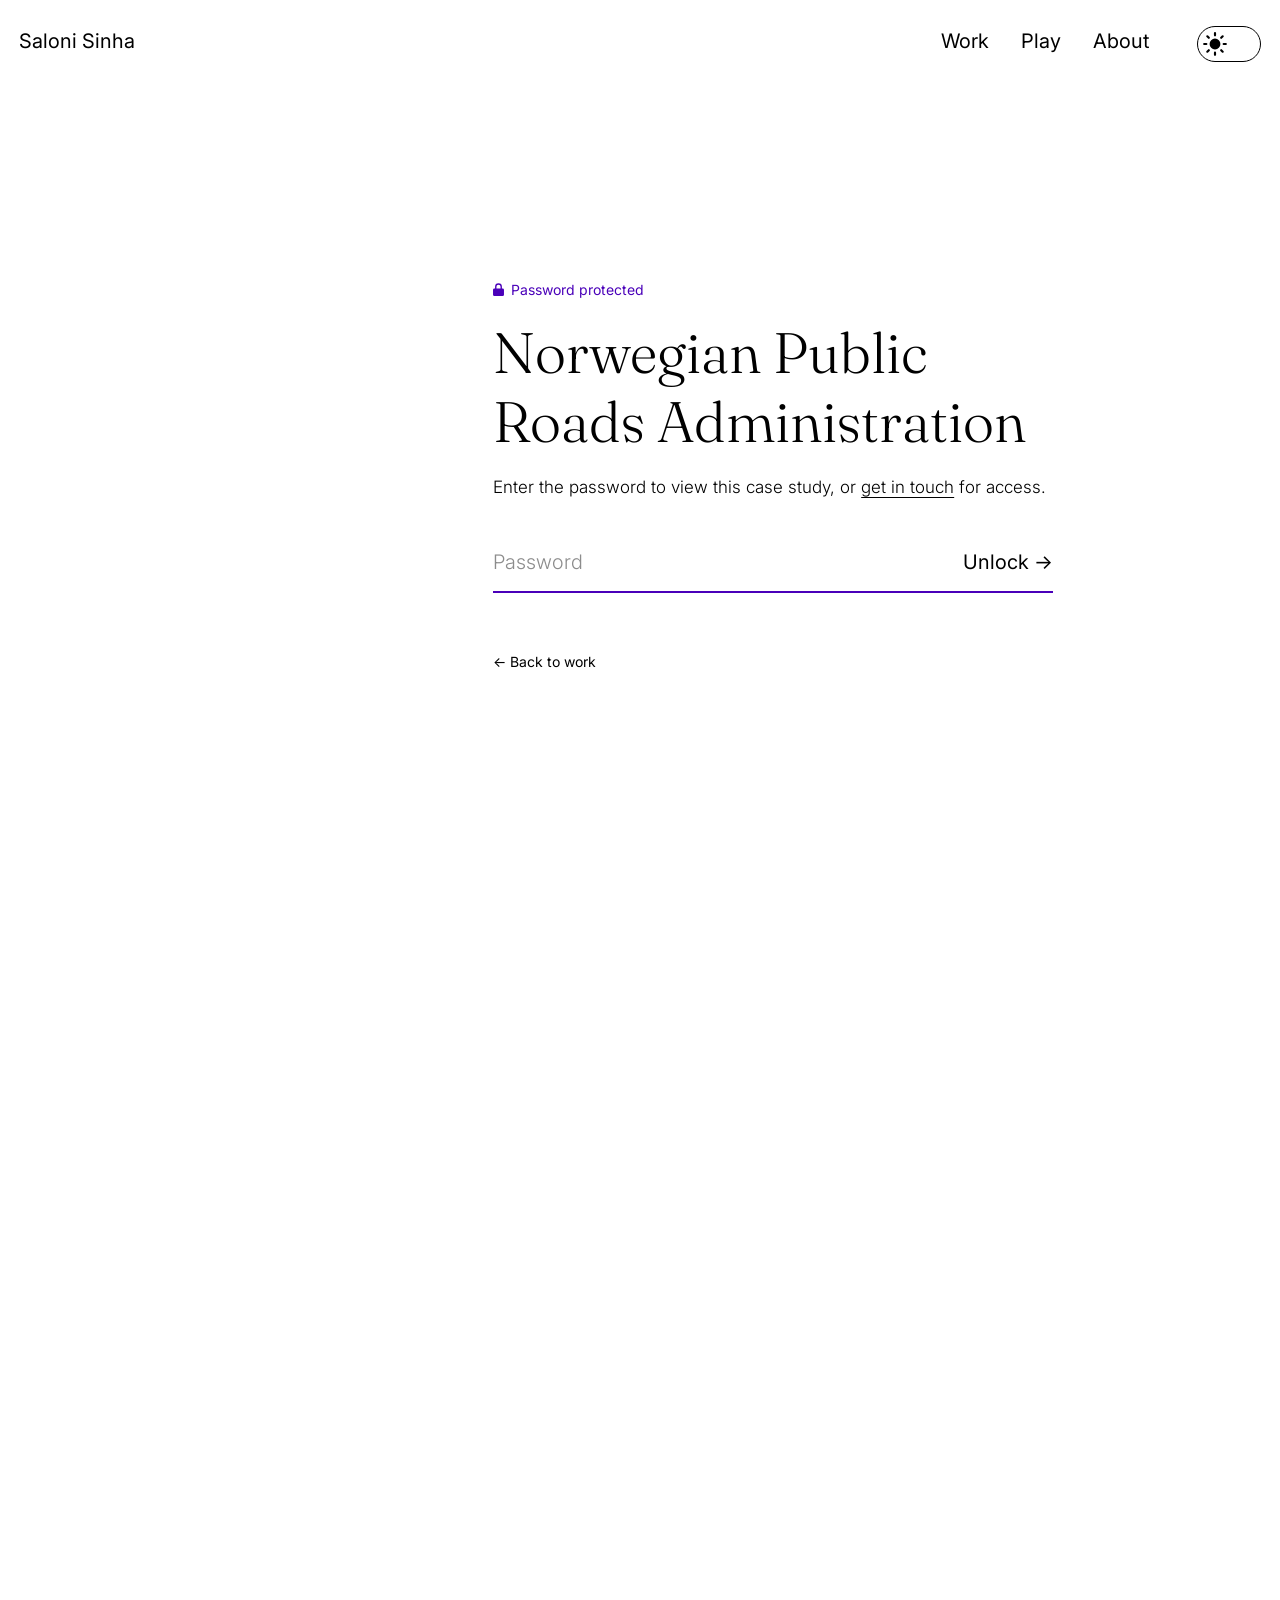
<file: case-traffic-app.html>
<!DOCTYPE html>
<html lang="en" data-lock>
<head>
  <meta charset="utf-8">
  <meta name="viewport" content="width=device-width, initial-scale=1">
  <title>Norwegian Public Roads – Trafikk app Design System – Saloni Sinha</title>
  <meta name="description" content="Norwegian Public Roads: a visual refresh and design system for the Trafikk app. Case study by Saloni Sinha.">
  <link rel="canonical" href="https://salonisinha.com/case-traffic-app">
  <meta property="og:type" content="article">
  <meta property="og:site_name" content="Saloni Sinha">
  <meta property="og:locale" content="en_GB">
  <meta property="og:title" content="Norwegian Public Roads – Trafikk app Design System – Saloni Sinha">
  <meta property="og:description" content="Norwegian Public Roads: a visual refresh and design system for the Trafikk app. Case study by Saloni Sinha.">
  <meta property="og:url" content="https://salonisinha.com/case-traffic-app">
  <meta property="og:image" content="https://salonisinha.com/assets/og/traffic.jpg">
  <meta property="og:image:width" content="1200">
  <meta property="og:image:height" content="630">
  <meta property="og:image:alt" content="Trafikk app screens on a grid of phones">
  <meta name="twitter:card" content="summary_large_image">
  <script type="application/ld+json">{"@context": "https://schema.org", "@graph": [{"@type": "CreativeWork", "url": "https://salonisinha.com/case-traffic-app", "name": "Norwegian Public Roads Administration", "description": "Norwegian Public Roads: a visual refresh and design system for the Trafikk app. Case study by Saloni Sinha.", "image": "https://salonisinha.com/assets/og/traffic.jpg", "author": {"@id": "https://salonisinha.com/#person"}}, {"@type": "Person", "@id": "https://salonisinha.com/#person", "name": "Saloni Sinha", "url": "https://salonisinha.com/", "jobTitle": "Lead Experience Designer", "worksFor": {"@type": "Organization", "name": "frog", "url": "https://www.frog.co/"}, "address": {"@type": "PostalAddress", "addressLocality": "Oslo", "addressCountry": "NO"}, "sameAs": ["https://dribbble.com/salonisinha", "https://medium.com/@saloni.sinha", "https://www.instagram.com/parasighted_saloni", "https://open.spotify.com/artist/5cFTWnOfKohVWJ9EROng08"]}]}</script>
  <link rel="preconnect" href="https://fonts.googleapis.com">
  <link rel="preconnect" href="https://fonts.gstatic.com" crossorigin>
  <link href="https://fonts.googleapis.com/css2?family=Fraunces:opsz,wght,SOFT,WONK@9..144,300..700,0,1&family=Inter:wght@300;400&display=swap" rel="stylesheet">
  <script>
  (function () {
    var d = document.documentElement, t;
    try { t = localStorage.getItem("theme"); } catch (e) {}
    if (!t) t = "light";
    d.dataset.theme = t;
    try { if (sessionStorage.getItem("curtain") && !matchMedia("(prefers-reduced-motion: reduce)").matches) d.classList.add("has-curtain"); sessionStorage.removeItem("curtain"); } catch (e) {}
    try { if (localStorage.getItem("case-access") !== "1c10c7b65f519db057a9e76425c227fdde6779fd9e2231e492382468cab94033") d.classList.add("is-locked"); } catch (e) { d.classList.add("is-locked"); }
  })();
</script>
  <link rel="stylesheet" href="styles.css?v=94">
  <script defer src="https://static.cloudflareinsights.com/beacon.min.js" data-cf-beacon='{"token": "35024aeadcce482c80758693d77d9112"}'></script>
</head>
<body>
<div class="page-curtain" aria-hidden="true"><i></i><i></i><i></i><i></i></div>
<div class="page">

<nav class="nav nav--light" aria-label="Main">
    <a href="index.html">Saloni Sinha</a>
    <ul>
      <li><a href="index.html#work">Work</a></li>
      <li><a href="play.html">Play</a></li>
      <li><a href="about.html">About</a></li>
      <li><button class="theme-toggle" type="button" aria-label="Switch to dark mode" aria-pressed="false"><span class="theme-toggle__knob"><svg class="sun" viewBox="0 0 24 24" aria-hidden="true"><circle cx="12" cy="12" r="4"/><path d="M12 2v2M12 20v2M4.9 4.9l1.4 1.4M17.7 17.7l1.4 1.4M2 12h2M20 12h2M4.9 19.1l1.4-1.4M17.7 6.3l1.4-1.4"/></svg><svg class="moon" viewBox="0 0 24 24" aria-hidden="true"><path d="M21 12.8A9 9 0 1 1 11.2 3a7 7 0 0 0 9.8 9.8z"/></svg></span></button></li>
    </ul>
  </nav>

  <header class="hero">
    <img src="assets/traffic.jpg?v=72" width="2200" height="1237" alt="Trafikk app screens on a dark background" fetchpriority="high">
  </header>

  <main>
    <section class="grid case-head">
      <h1 class="col-label case-title serif">Norwegian Public Roads Administration</h1>
      <p class="col-content case-tagline serif">Trafikk app Design System</p>

      <dl class="col-label meta">
        <div><dt>Year</dt><dd>2024 – 2025</dd></div>
        <div><dt>Client</dt><dd>Statens Vegvesen, frog</dd></div>
        <div><dt>Duration</dt><dd>Sep – Nov 2024, Sep – Nov 2025</dd></div>
        <div><dt>Team</dt><dd>2 frog, 1 Capgemini</dd></div>
        <div><dt>My role</dt><dd>Visual design, UX analysis, Design system</dd></div>
      </dl>
      <div class="col-content case-intro">
        <div class="prose">
          <p>A visual refresh and a shared design system for the Trafikk app, which brings critical road and traffic information to people across Norway.</p>
          <p>I worked with the Norwegian Public Roads Administration to make the app clearer, more consistent and more accessible, in both light and dark themes, with input from other designers, stakeholders and users along the way.</p>
        </div>
      </div>

      <figure class="col-content shot case-figure reveal">
        <div class="shot__frame shot__frame--natural"><img src="assets/cases/svv-current.jpg" width="2000" height="1043" loading="lazy" alt="The existing Vegvesen trafikk service on web and mobile"></div>
        <figcaption>The existing Vegvesen trafikk service on web and mobile, our starting point.</figcaption>
      </figure>
    </section>

    <div class="grid case-body">

      <h2 class="col-label row__label reveal">Background</h2>
      <div class="col-content prose reveal">
        <p>The Trafikk app communicates critical road and traffic information, where an unclear label or a low-contrast detail can make a journey less safe. Inconsistent components and fragmented patterns made the service harder to read and learn.</p>
        <p>Night-time use was also common, but there was no dark mode. The goal was a visual refresh rooted in Norwegian simplicity, on a scalable and accessible foundation that works in any light.</p>
      </div>

      <p class="col-content lede serif reveal">How might we make critical road information <span class="lede__accent">easier to read</span>, in any light and on every platform?</p>

      <figure class="col-content shot reveal">
        <div class="compare" data-compare>
          <img src="assets/cases/svv-compare-dark.jpg" width="2000" height="1125" loading="lazy" alt="The same Trafikk app screens in dark theme">
          <div class="compare__top">
            <img src="assets/cases/svv-compare-light.jpg" width="2000" height="1125" loading="lazy" alt="Trafikk app screens in light theme">
          </div>
        </div>
        <figcaption>Drag to compare the same screens in light and dark, built from the same tokens.</figcaption>
      </figure>

      <h2 class="col-label row__label reveal">Process</h2>
      <div class="col-content prose reveal">
        <p>I started by analysing the current experience screen by screen, then benchmarked it against local public services, transport and navigation apps, and leading digital products from other industries.</p>
        <p>Each review ended in key takeaways and tags such as clear information, type hierarchy and brand expression, which gave the team a shared vocabulary for what the new experience needed.</p>
      </div>

      <div class="col-content carousel reveal" data-carousel role="group" aria-roledescription="carousel" aria-label="UX analysis and benchmarking" tabindex="0">
        <div class="carousel__track">
          <figure class="carousel__slide">
            <div class="shot__frame shot__frame--natural"><img src="assets/cases/svv-assessment.jpg" width="2000" height="1311" loading="lazy" alt="UI assessment slides for onboarding and the home page, with a summary of opportunity areas"></div>
            <figcaption>UI assessment of the current app and website, summarised into opportunity areas.</figcaption>
          </figure>
          <figure class="carousel__slide">
            <div class="shot__frame shot__frame--natural"><img src="assets/cases/svv-benchmarking.jpg" width="2000" height="1365" loading="lazy" alt="UI benchmarking slides for Nav and VY, with the list of local, transport and cross-industry services reviewed"></div>
            <figcaption>Benchmarking local services, transport apps and other industries.</figcaption>
          </figure>
        </div>
        <div class="carousel__bar">
          <button class="carousel__btn" type="button" aria-label="Previous image">←</button>
          <span class="carousel__count" aria-live="polite">1 / 2</span>
          <button class="carousel__btn" type="button" aria-label="Next image">→</button>
        </div>
      </div>

      <h2 class="col-label row__label reveal">Visual direction</h2>
      <div class="col-content prose reveal">
        <p>I worked with other designers and stakeholders in a collaborative workshop to explore ideas and align on goals. Using brand values and user feedback as guiding principles, I refined concepts through iterative reviews until we could lock a direction that balanced Statens Vegvesen’s identity with people’s need for clarity and accessibility.</p>
        <p>I created several UI directions for the Trafikk app, from early concepts to refined screens, and tested them with different user groups to check readability and inclusivity. Feedback from each round shaped the next, until one direction clearly stood out.</p>
      </div>

      <div class="col-content carousel reveal" data-carousel role="group" aria-roledescription="carousel" aria-label="Workshops and visual direction" tabindex="0">
        <div class="carousel__track">
          <figure class="carousel__slide">
            <div class="shot__frame shot__frame--3x2"><img src="assets/cases/svv-workshop.jpg" width="838" height="634" loading="lazy" alt="Workshop with the team at a meeting table"></div>
            <figcaption>Workshop with the Statens Vegvesen team to agree a visual direction.</figcaption>
          </figure>
          <figure class="carousel__slide">
            <div class="shot__frame shot__frame--3x2"><img src="assets/cases/svv-moodboards.jpg" width="1968" height="1268" loading="lazy" alt="Mood boards from the workshop groups"></div>
            <figcaption>Mood boards from the four workshop groups, built from keywords and references.</figcaption>
          </figure>
          <figure class="carousel__slide">
            <div class="shot__frame shot__frame--natural shot__frame--flat"><img src="assets/cases/svv-approach-1.jpg" width="1761" height="1089" loading="lazy" alt="Approach 1 mood board: calm, Nordic and minimal, with neutral colours, clean interfaces and mountain photography"></div>
            <figcaption>Approach 1: calm, Nordic and minimal, with neutral colours and an emphasis on data.</figcaption>
          </figure>
          <figure class="carousel__slide">
            <div class="shot__frame shot__frame--natural shot__frame--flat"><img src="assets/cases/svv-approach-2.jpg" width="1763" height="1080" loading="lazy" alt="Approach 2 mood board: fresh and friendly, with rounded corners, vibrant colours and quirky illustrations"></div>
            <figcaption>Approach 2: fresh and friendly, with rounded corners, vibrant colours and quirky illustrations.</figcaption>
          </figure>
        </div>
        <div class="carousel__bar">
          <button class="carousel__btn" type="button" aria-label="Previous image">←</button>
          <span class="carousel__count" aria-live="polite">1 / 4</span>
          <button class="carousel__btn" type="button" aria-label="Next image">→</button>
        </div>
      </div>

      <figure class="col-content shot reveal">
        <div class="shot__frame shot__frame--16x9"><img src="assets/cases/svv-direction.jpg" width="2000" height="1125" loading="lazy" alt="Visual direction collage with cards, typography, colour and illustration"></div>
        <figcaption>The chosen direction: cards, type, colour and illustration working together.</figcaption>
      </figure>

      <h2 class="col-label row__label reveal">Foundations</h2>
      <div class="col-content prose reveal">
        <p>I redefined the core elements, including colour, typography, spacing and design tokens, to match the new direction, creating a cohesive, mobile-first design system.</p>
        <p>Variables made the system adaptable in code, and semantic tokens made dark mode part of the foundation rather than a separate layer. Every component was built to be reused and to adapt between themes, so teams can apply them consistently.</p>
      </div>

      <figure class="col-content shot reveal">
        <div class="shot__frame shot__frame--3x2"><img src="assets/cases/svv-design-system.jpg" width="2000" height="1345" loading="lazy" alt="Design system documentation: colour, spacing and typography"></div>
        <figcaption>Design system documentation: colour, spacing and typography.</figcaption>
      </figure>

      <h2 class="col-label row__label reveal">Components</h2>
      <div class="col-content prose reveal">
        <p>I redesigned each component around how people perceive and interact with information, establishing a clear hierarchy, making interactions intuitive and keeping things simple to reduce cognitive load. Data visualisations for road and traffic information were redesigned to be clearer at a glance.</p>
        <p>Dark mode was integrated at component level to support comfortable use in low light, so the experience stays consistent and familiar in any conditions.</p>
        <p>I worked with the tech team to get the components developed in a React Strict DOM setup, so the library stays flexible and maintainable.</p>
      </div>

      <figure class="col-content shot reveal">
        <div class="compare" data-compare>
          <img src="assets/cases/svv-components-dark.jpg" width="2000" height="1125" loading="lazy" alt="The same Trafikk components in dark theme">
          <div class="compare__top">
            <img src="assets/cases/svv-components-light.jpg" width="2000" height="1125" loading="lazy" alt="Trafikk components in light theme">
          </div>
        </div>
        <figcaption>Drag to compare the components in light and dark.</figcaption>
      </figure>

      <figure class="col-content shot reveal">
        <div class="compare" data-compare>
          <img src="assets/cases/svv-components-2-dark.jpg" width="1920" height="1080" loading="lazy" alt="Trafikk forecast, trip planning, road detail and alert components in dark theme">
          <div class="compare__top">
            <img src="assets/cases/svv-components-2-light.jpg" width="1920" height="1080" loading="lazy" alt="Trafikk forecast, trip planning, road detail and alert components in light theme">
          </div>
        </div>
        <figcaption>More components, from closure forecasts to trip planning and road details.</figcaption>
      </figure>

      <h2 class="col-label row__label reveal">Map routes</h2>
      <div class="col-content prose reveal">
        <p>Road status also had to read clearly on the map. Striped lines mark stretches with a status, such as closures, roadworks and risk of closure, while solid lines mark stretches without one, such as national tourist roads and private roads. Routes, blocked routes and ferry routes each have their own style, in both light and dark.</p>
      </div>
      <figure class="col-content shot reveal">
        <div class="compare" data-compare style="aspect-ratio: 2000 / 855">
          <img src="assets/cases/svv-map-routes-dark.jpg" width="2000" height="855" loading="lazy" alt="Six dark map screens showing a mountain pass, a route from A to B, a closed road, a ferry route, alternative routes and an open road">
          <div class="compare__top">
            <img src="assets/cases/svv-map-routes-light.jpg" width="2000" height="855" loading="lazy" alt="The same six map screens in light theme">
          </div>
        </div>
        <figcaption>Drag to compare the map line styles in light and dark: status stretches, routes and ferry routes.</figcaption>
      </figure>

      <h2 class="col-label row__label reveal">Markers</h2>
      <div class="col-content prose reveal">
        <p>Map markers follow the same logic. Each one pairs a familiar road-sign icon with a label coloured by status, so closures, roadworks, mountain passes, ferries, height and length limits, rest areas and charging stations can be told apart at a glance, on both light and dark maps.</p>
      </div>
      <figure class="col-content shot reveal">
        <div class="shot__frame shot__frame--natural"><img src="assets/cases/svv-map-markers.jpg" width="2000" height="1357" loading="lazy" alt="Map markers with status labels, such as Stengt, Veiarbeid, Hardangervidda, Døgnhvileplass and Ladestasjon, on a light and a dark map"></div>
        <figcaption>Map markers and status labels, in light and dark.</figcaption>
      </figure>

      <h2 class="col-label row__label reveal">Key experiences</h2>
      <figure class="col-content shot reveal">
        <div class="compare" data-compare>
          <img src="assets/cases/svv-exp-explorer.jpg" width="2000" height="1125" loading="lazy" alt="Explorer page with traffic messages and a dark map on phone and desktop">
          <div class="compare__top">
            <img src="assets/cases/svv-exp-explorer-light.jpg" width="1920" height="1080" loading="lazy" alt="Explorer page with traffic messages and a light map on phone and desktop">
          </div>
        </div>
        <figcaption>Drag to compare Explorer on phone and desktop, in light and dark.</figcaption>
      </figure>

      <div class="col-content carousel reveal" data-carousel role="group" aria-roledescription="carousel" aria-label="Key experiences" tabindex="0">
        <div class="carousel__track">
          <figure class="carousel__slide">
            <div class="shot__frame shot__frame--showcase"><img src="assets/cases/svv-exp-mountain.jpg?v=3" width="1800" height="1470" loading="lazy" alt="Mountain pass page with live camera, status and elevation profile cards"></div>
            <figcaption>Mountain pass: status, live camera and elevation profile.</figcaption>
          </figure>
          <figure class="carousel__slide">
            <div class="shot__frame shot__frame--showcase"><img src="assets/cases/svv-exp-message.jpg?v=3" width="1800" height="1470" loading="lazy" alt="Traffic message page with timeline and weekly schedule cards"></div>
            <figcaption>Traffic message: start and end times, and a weekly view.</figcaption>
          </figure>
          <figure class="carousel__slide">
            <div class="shot__frame shot__frame--showcase"><img src="assets/cases/svv-exp-rest.jpg?v=3" width="1800" height="1470" loading="lazy" alt="Rest area page with parking, facilities and weather cards"></div>
            <figcaption>Rest area: parking, facilities and weather.</figcaption>
          </figure>
          <figure class="carousel__slide">
            <div class="shot__frame shot__frame--showcase"><img src="assets/cases/svv-exp-ferry.jpg?v=3" width="1800" height="1470" loading="lazy" alt="Ferry details page with route stops, journey search and departure cards"></div>
            <figcaption>Ferry details: route stops, departures and journey planning.</figcaption>
          </figure>
        </div>
        <div class="carousel__bar">
          <button class="carousel__btn" type="button" aria-label="Previous image">←</button>
          <span class="carousel__count" aria-live="polite">1 / 4</span>
          <button class="carousel__btn" type="button" aria-label="Next image">→</button>
        </div>
      </div>

      <h2 class="col-label row__label reveal">Results</h2>
      <div class="col-content prose reveal">
        <p>A design system that makes traffic information clear, accessible and consistent across platforms, with dark mode for night-time driving and a scalable foundation for future updates. It also set a benchmark within Statens Vegvesen, inspiring other teams to adopt similar standards.</p>
      </div>

      <dl class="col-content stats reveal">
        <div><dt>Components designed, with variants for different states and built to adapt across platforms</dt><dd class="serif">50+</dd></div>
        <div><dt>Key experiences defined as templates, such as the map explorer, traffic messages and landing page concepts</dt><dd class="serif">15+</dd></div>
        <div><dt>Hybrid components developed in React, scaled for all breakpoints and built on design tokens</dt><dd class="serif">15+</dd></div>
      </dl>

    </div>
  </main>

  <section class="more" aria-labelledby="more-title">
    <h2 id="more-title">Other projects</h2>
    <div class="more__grid">
      <a class="card" href="case-frog-play.html">
        <div class="shot__frame"><img src="assets/frog-play/frog-play-desktop.jpg" width="2000" height="1250" loading="lazy" alt="The frog Play page: windows for galleries, studio webcams and a Spotify mixtape over a starry grid"></div>
        <h3 class="serif">frog – Play</h3>
        <p>Interactive web</p>
      </a>
      <a class="card" href="case-stc.html">
        <div class="shot__frame"><img src="assets/case-thumb-stc.jpg" width="2200" height="1462" loading="lazy" alt="STC selfcare app on tablet and phones"></div>
        <h3 class="serif">STC – Selfcare App, Website &amp; Kiosk</h3>
        <p>UI/UX</p>
      </a>
    </div>
  </section>

  <footer class="footer">
    <ul>
      <li><a href="https://www.instagram.com/parasighted_saloni" target="_blank" rel="noopener" aria-label="Instagram"><svg class="icon" viewBox="0 0 28 28" aria-hidden="true" fill="none"><path d="M9.33 3.5h9.34c3.22 0 5.83 2.61 5.83 5.83v9.34c0 3.22-2.61 5.83-5.83 5.83H9.33A5.83 5.83 0 0 1 3.5 18.67V9.33A5.83 5.83 0 0 1 9.33 3.5Z" stroke="currentColor" stroke-width="2"/><path d="M18.67 14a4.67 4.67 0 1 1-9.34 0 4.67 4.67 0 0 1 9.34 0Z" stroke="currentColor" stroke-width="2"/><circle cx="20.42" cy="7.58" r="1.4" fill="currentColor"/></svg></a></li>
      <li><a href="https://dribbble.com/salonisinha" target="_blank" rel="noopener" aria-label="Dribbble"><svg class="icon" viewBox="0 0 24 24" aria-hidden="true" fill="none" stroke="currentColor" stroke-width="1.7" stroke-linecap="round" stroke-linejoin="round"><path d="M22.32 11.58a10.73 10.73 0 1 1-21.47 0 10.73 10.73 0 0 1 21.47 0Z"/><path d="M5.87 2.48c1.75 2.03 3.28 4.16 4.6 6.34m0 0c.62 1.03 1.2 2.06 1.73 3.1m-1.73-3.1c-2.86.73-6.03 1.05-9.27.9m9.27-.9c3.64-.92 6.78-2.5 8.93-4.59m-7.2 7.69c1.64 3.21 2.83 6.44 3.59 9.47m-3.59-9.47c-3.36 1.09-6.21 3.49-8.31 7.13m8.31-7.13c2.99-.97 6.38-.9 10 .25"/></svg></a></li>
      <li><a href="https://medium.com/@saloni.sinha" target="_blank" rel="noopener" aria-label="Medium"><svg class="icon" viewBox="0 0 28 28" aria-hidden="true" fill="currentColor"><ellipse cx="7.93" cy="14" rx="7.23" ry="7.23"/><ellipse cx="19.83" cy="14" rx="3.62" ry="6.88"/><ellipse cx="25.78" cy="14" rx="1.67" ry="6.3"/></svg></a></li>
      <li><a href="https://open.spotify.com/artist/5cFTWnOfKohVWJ9EROng08" target="_blank" rel="noopener" aria-label="Spotify"><svg class="icon" viewBox="0 0 28 28" aria-hidden="true" fill="none"><circle cx="14" cy="14" r="11.67" fill="currentColor"/><g stroke="var(--color-bg)" stroke-linecap="round"><path d="M7.7 10.85c4.32-1.28 9.22-1.05 13.18 1.17" stroke-width="1.8"/><path d="M8.52 14.58c3.73-1.05 7.93-.7 11.31 1.17" stroke-width="1.55"/><path d="M9.33 18.08c3.15-.82 6.3-.47 9.22 1.05" stroke-width="1.4"/></g></svg></a></li>
    </ul>
    <span>© 2026 Saloni Sinha.</span>
  </footer>

</div>

<script src="lock.js?v=1"></script>
<script src="theme.js?v=75"></script>
<script src="nav.js?v=72"></script>
<script src="motion.js?v=77"></script>
</body>
</html>
</file>
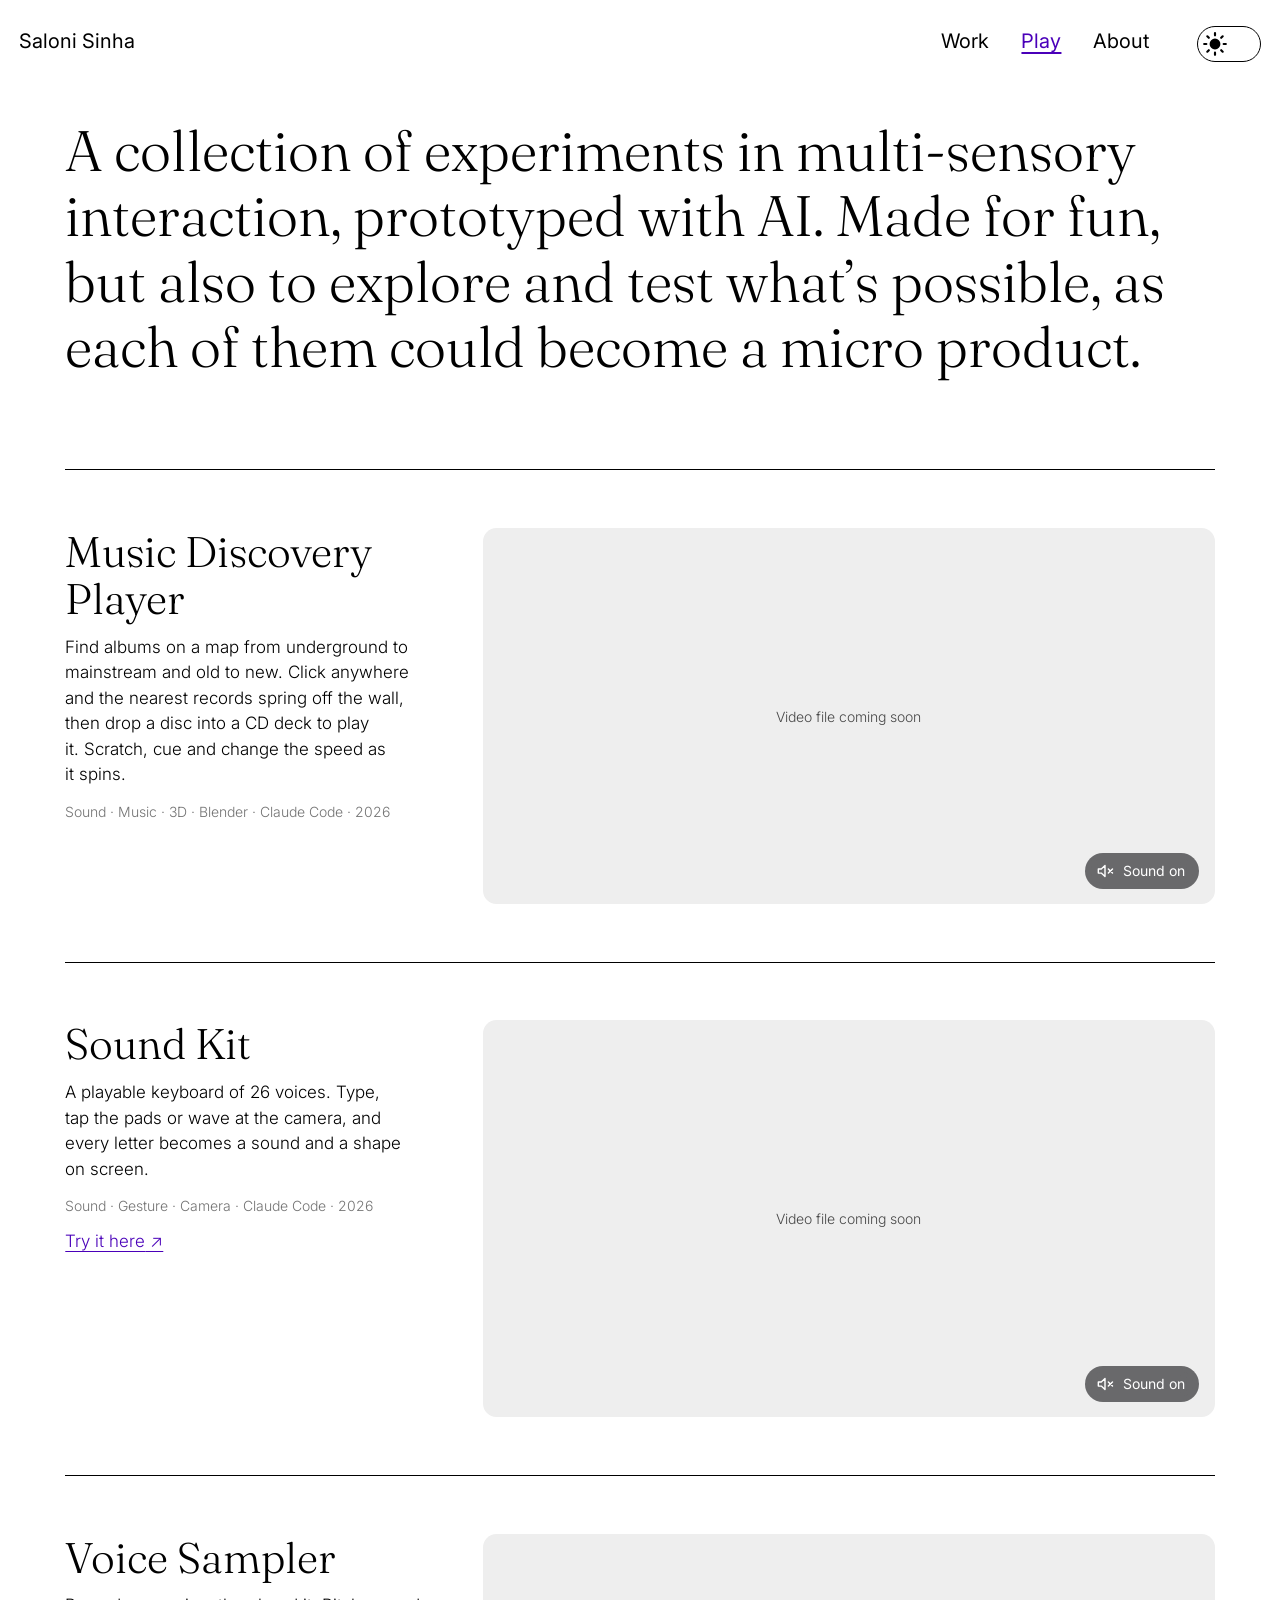
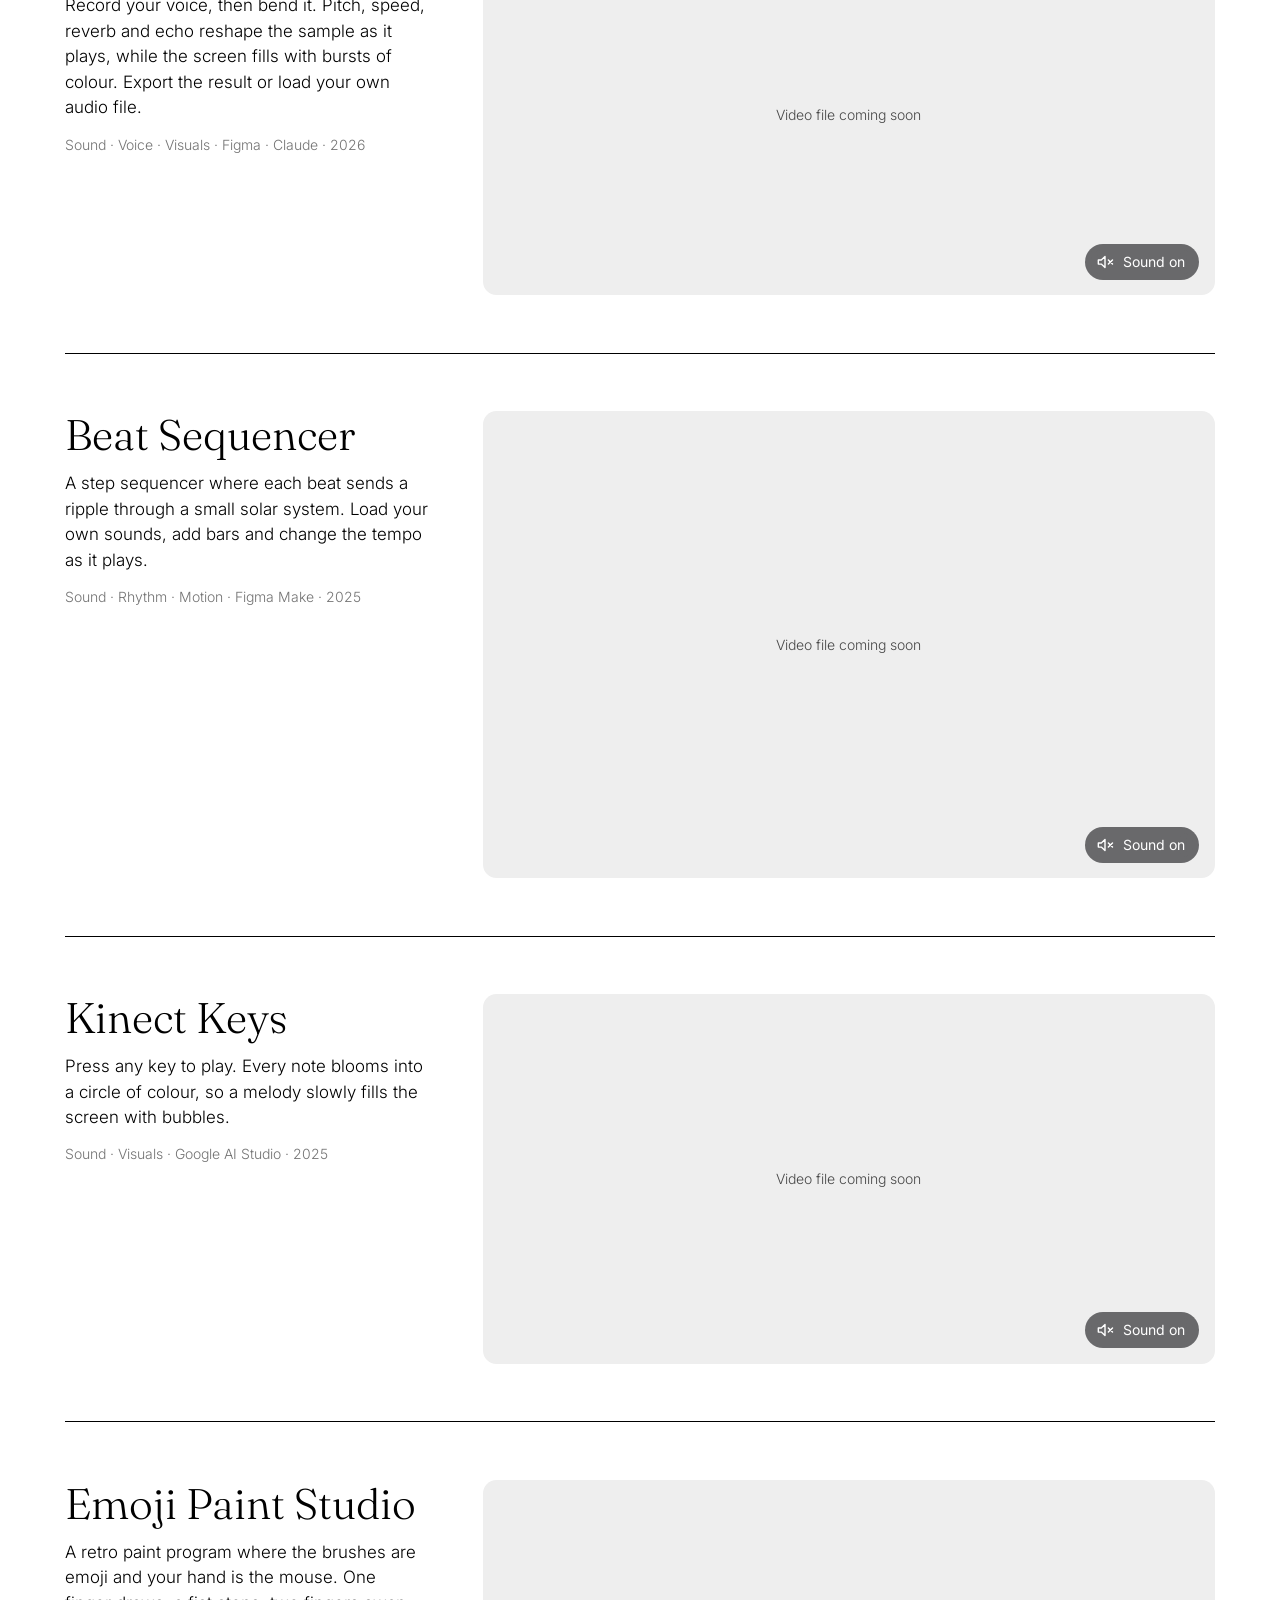
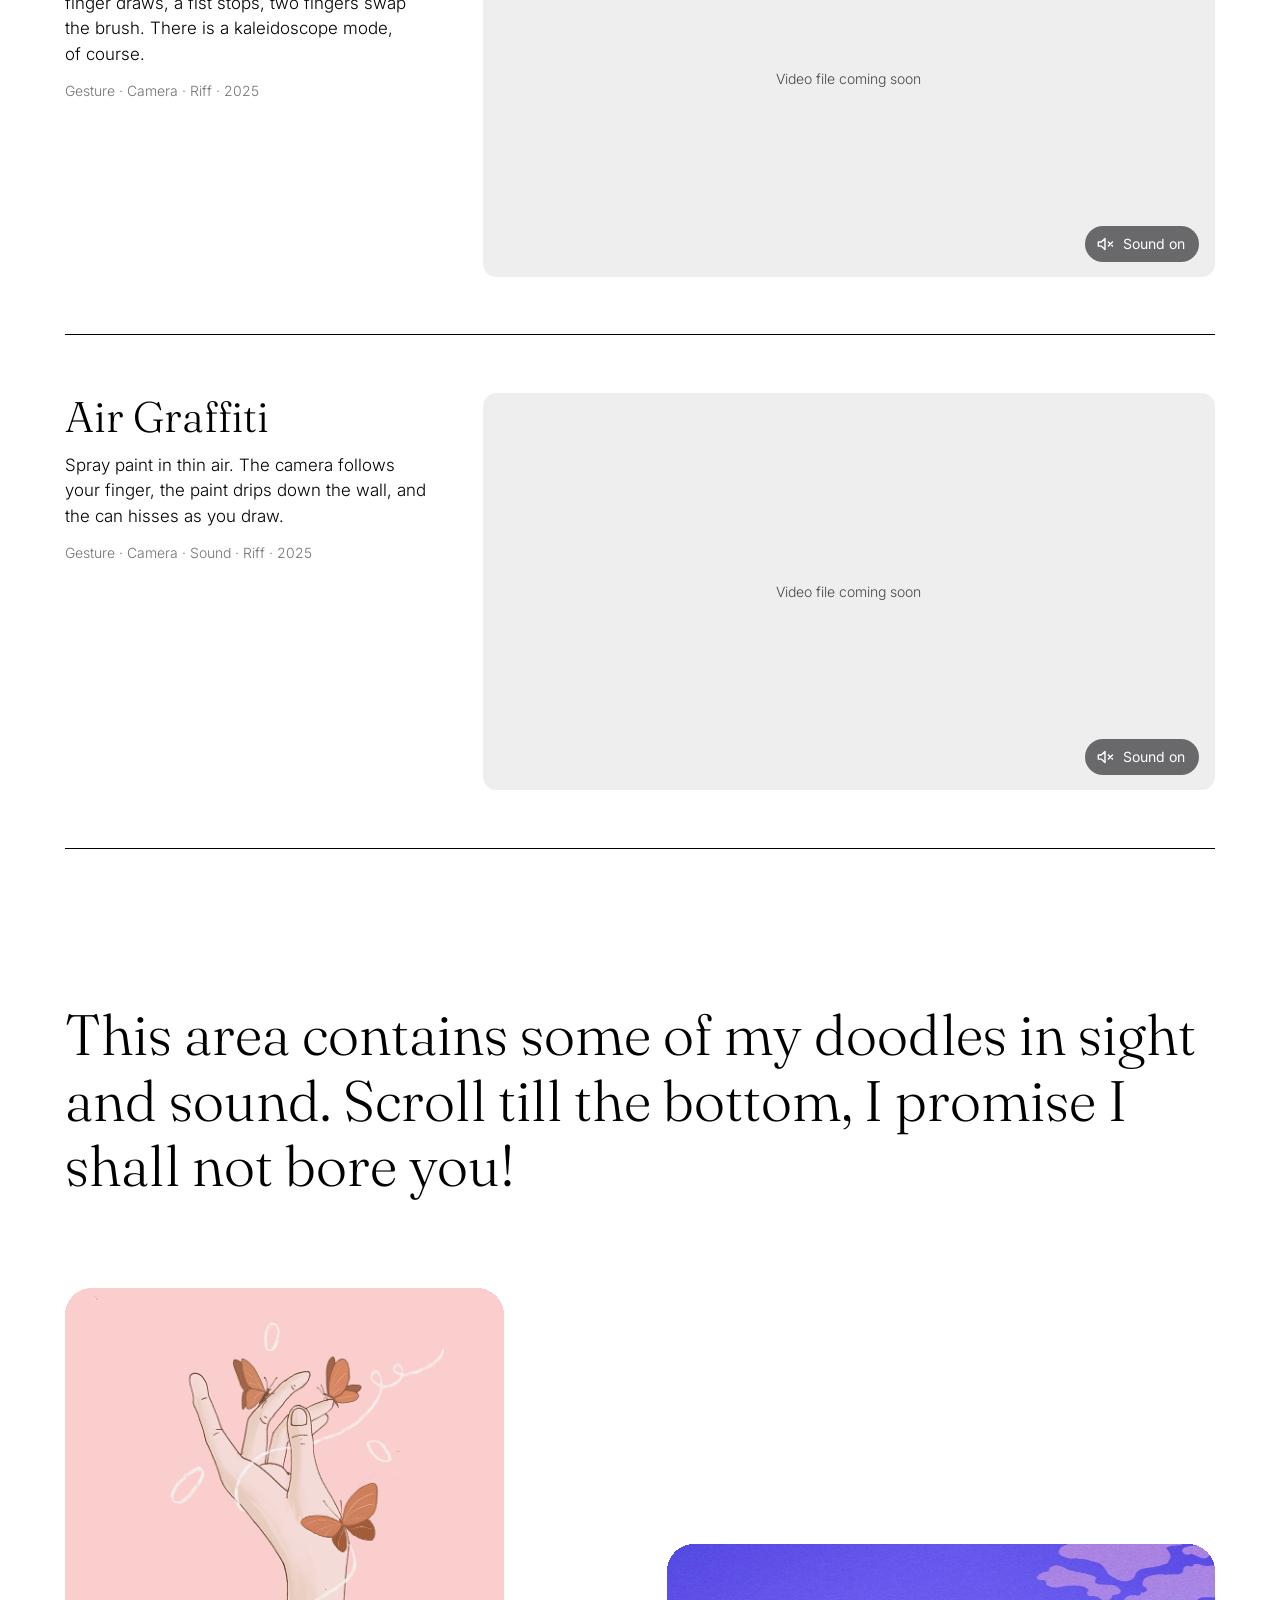
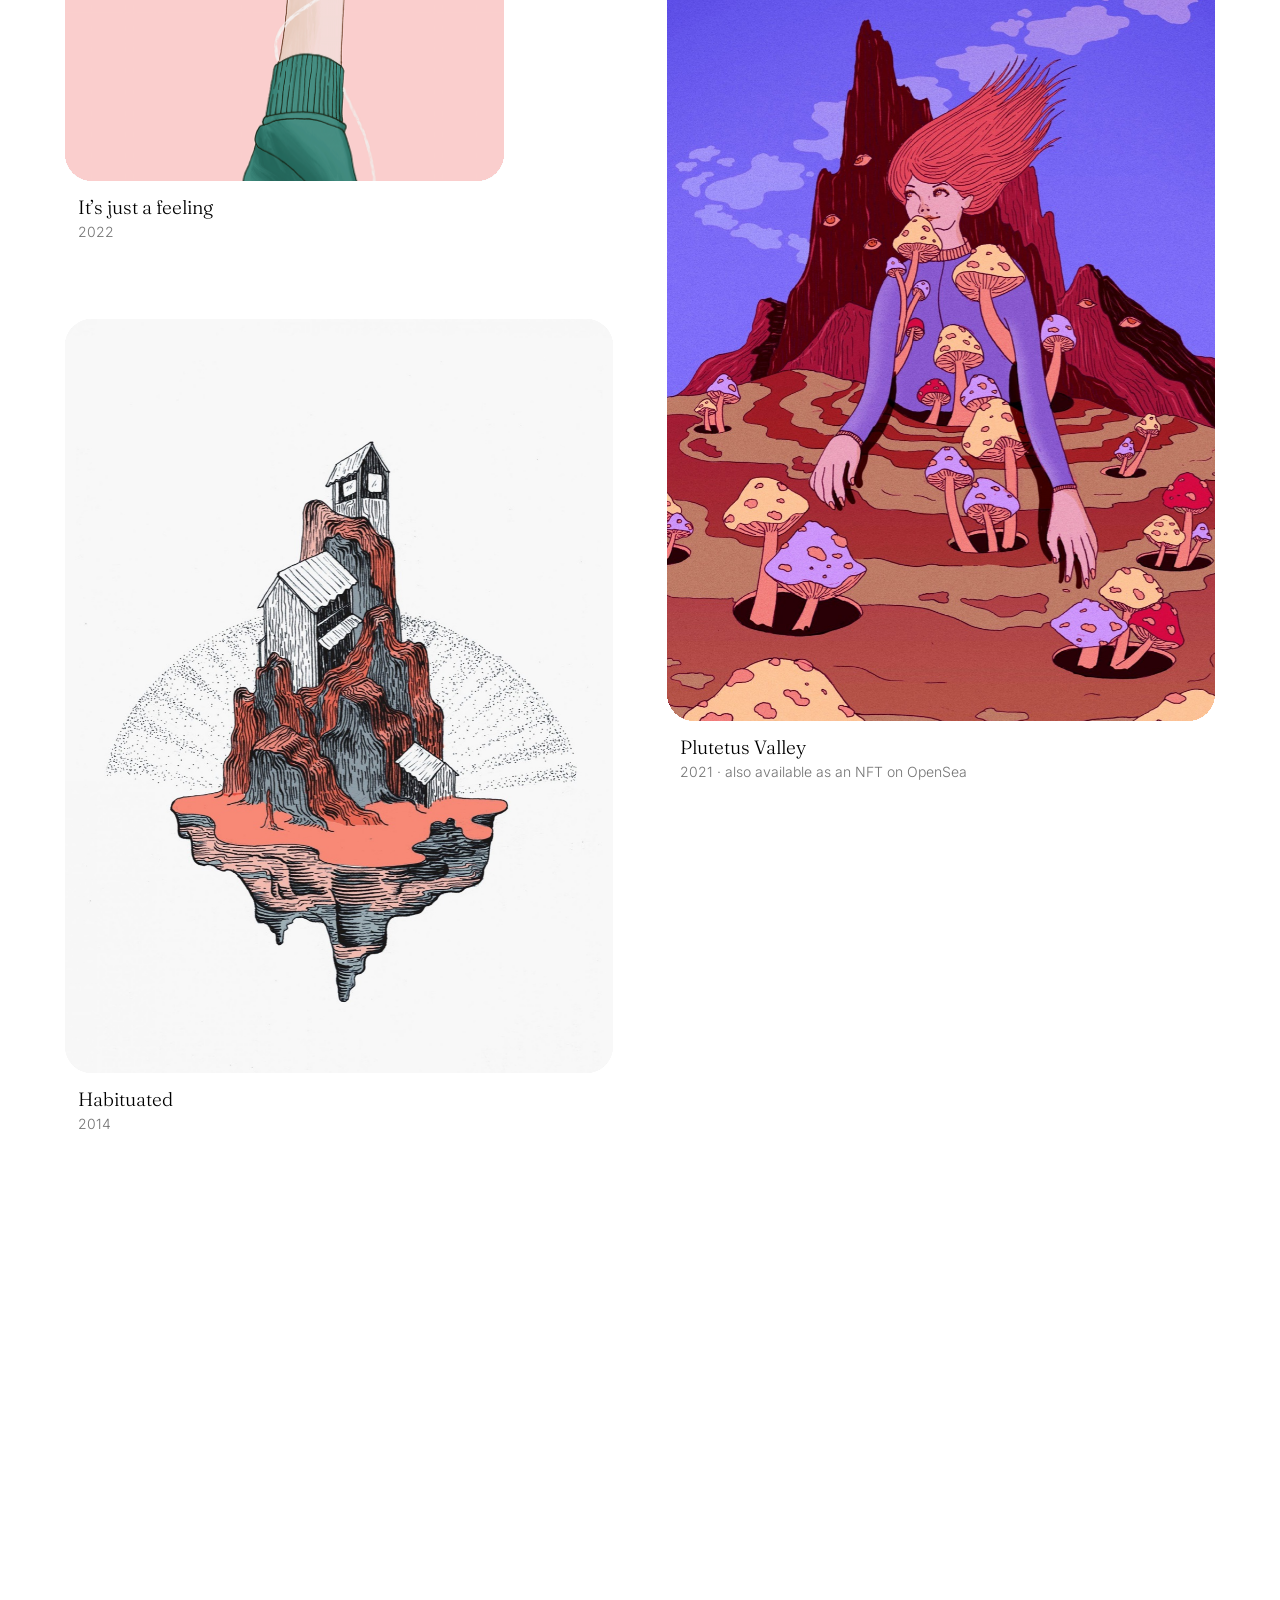
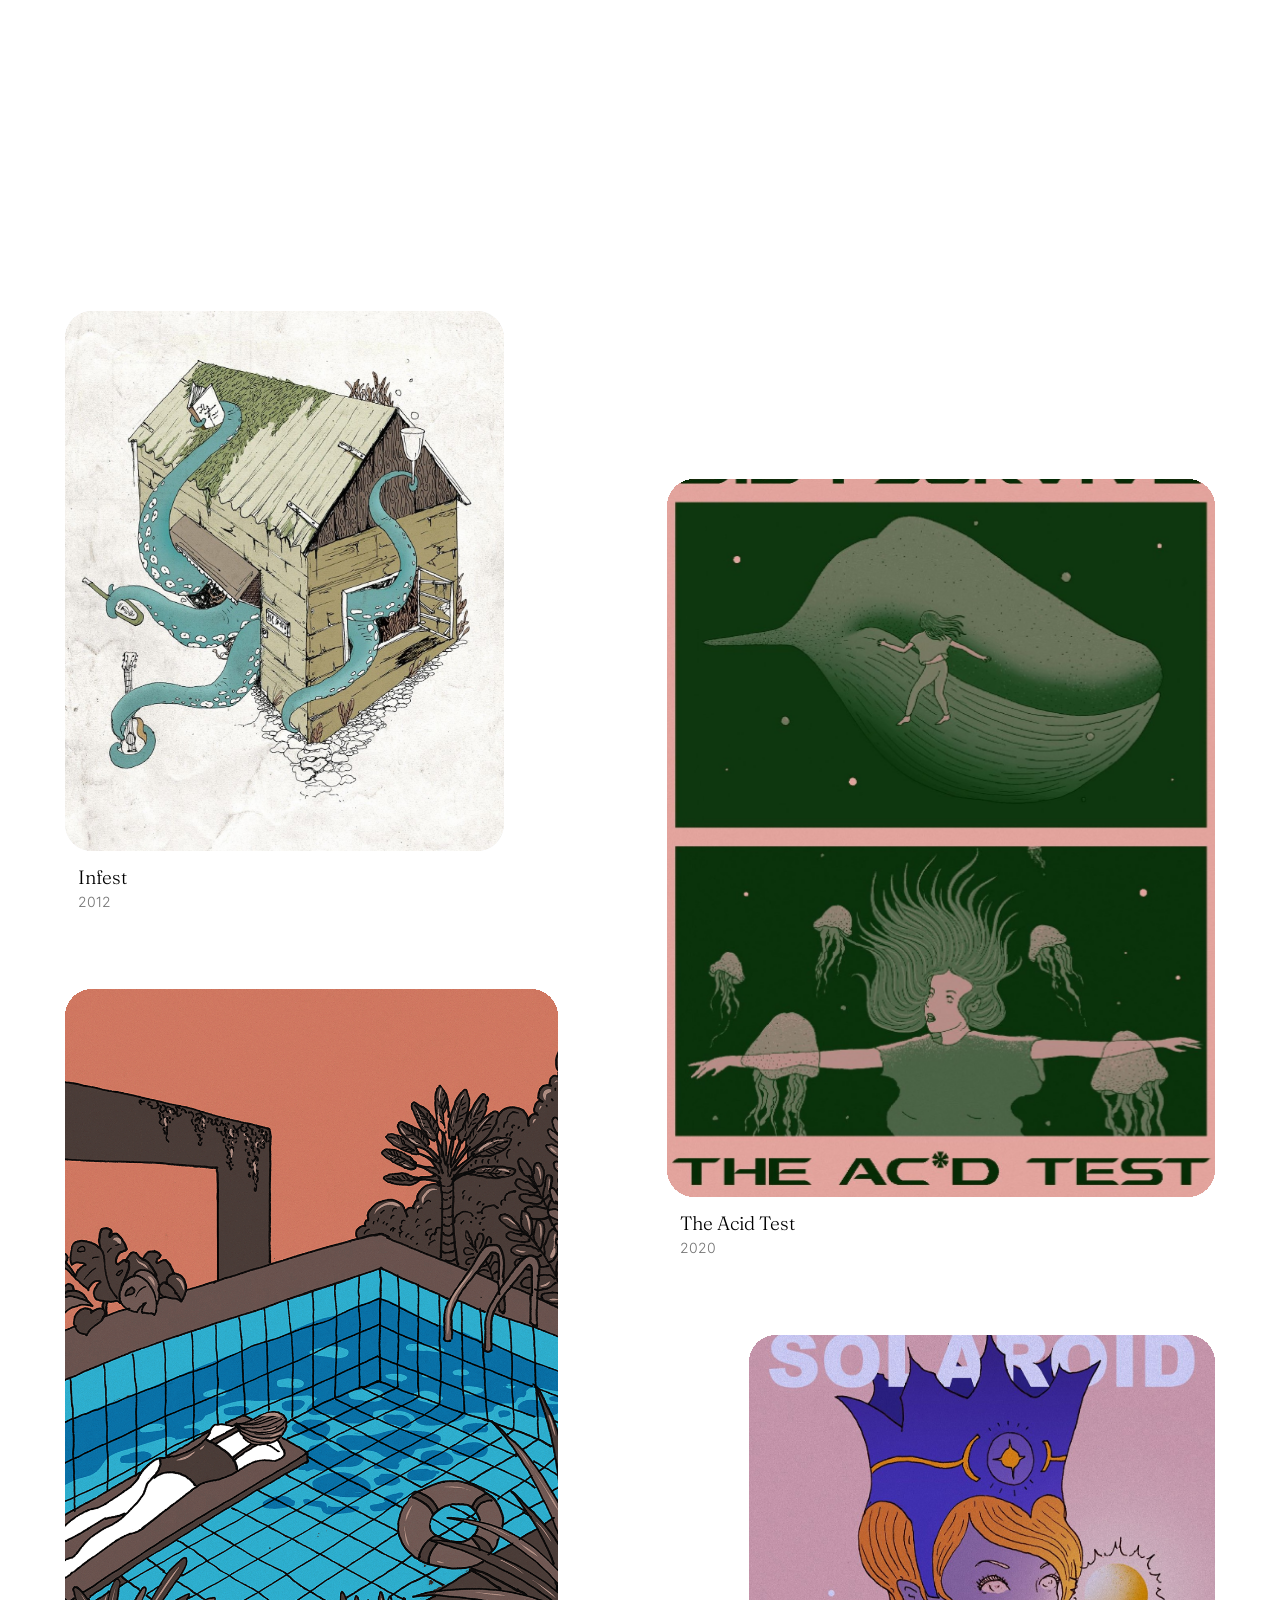
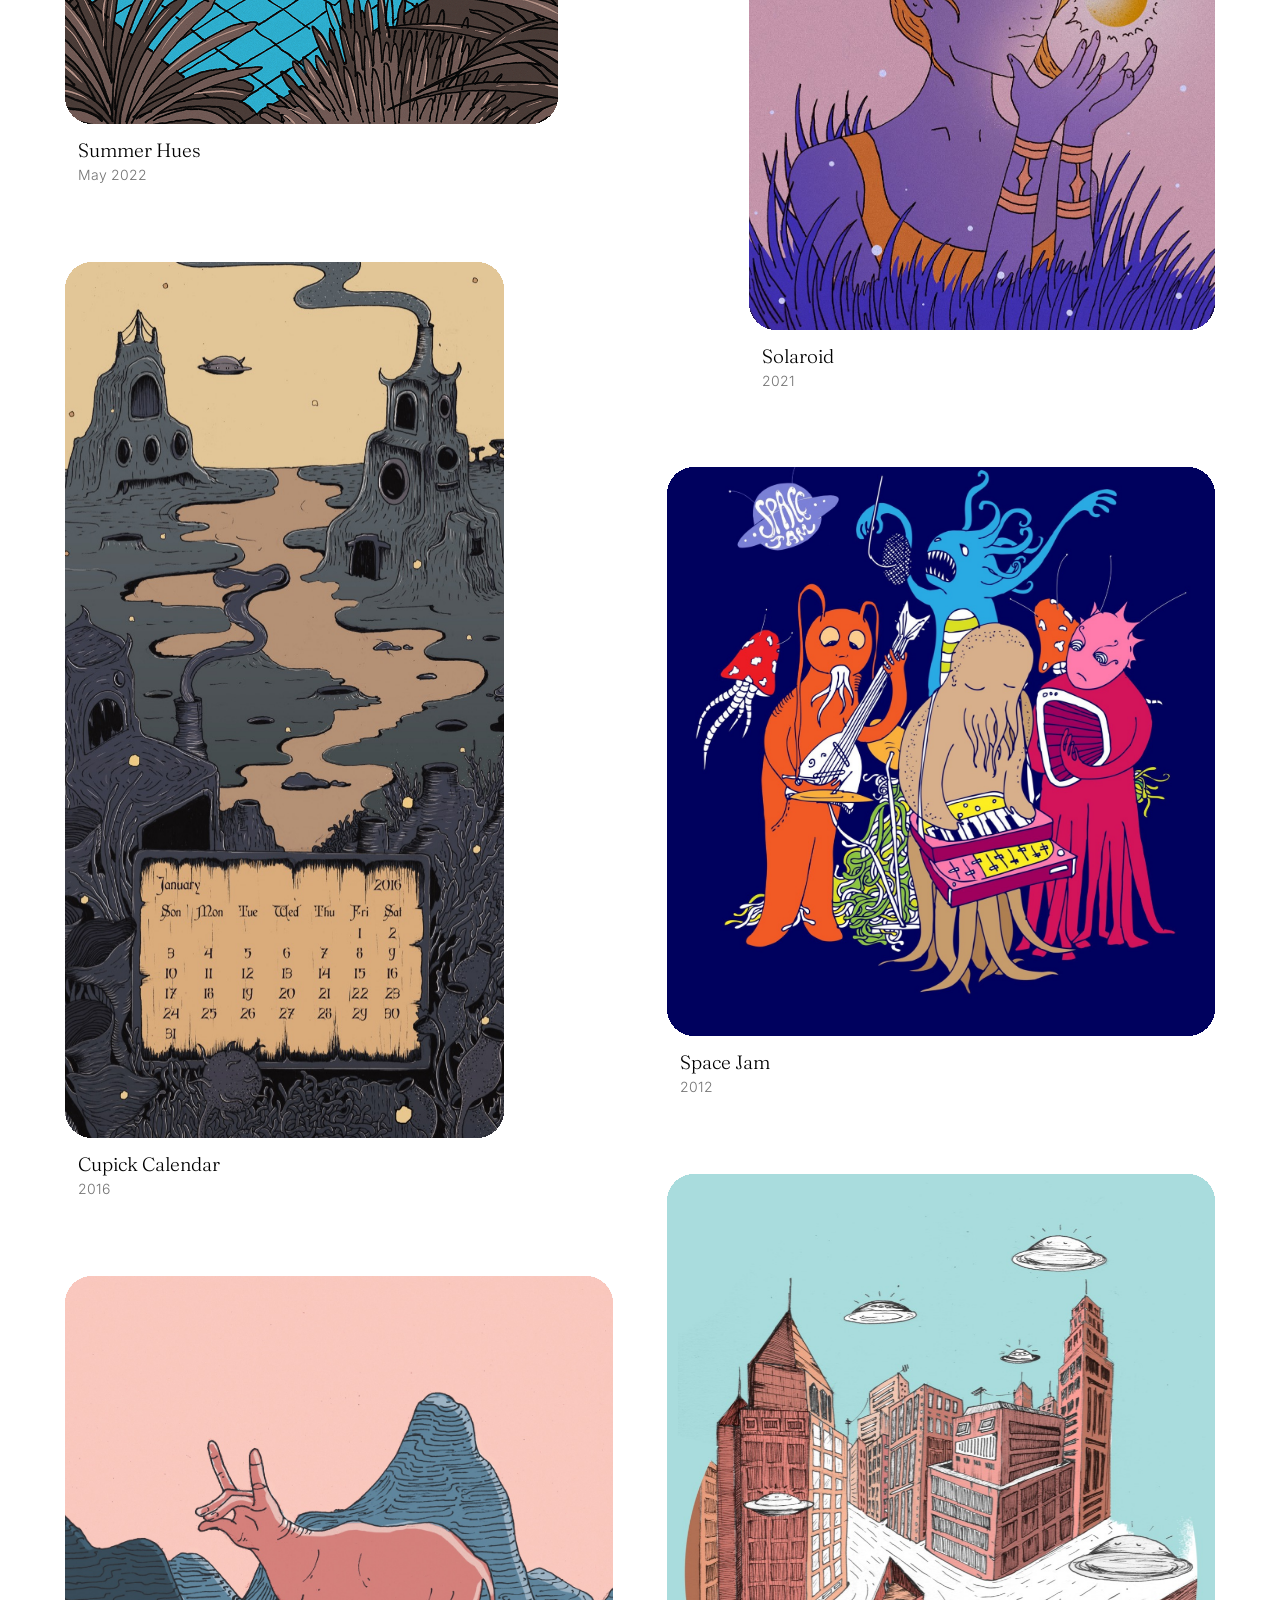
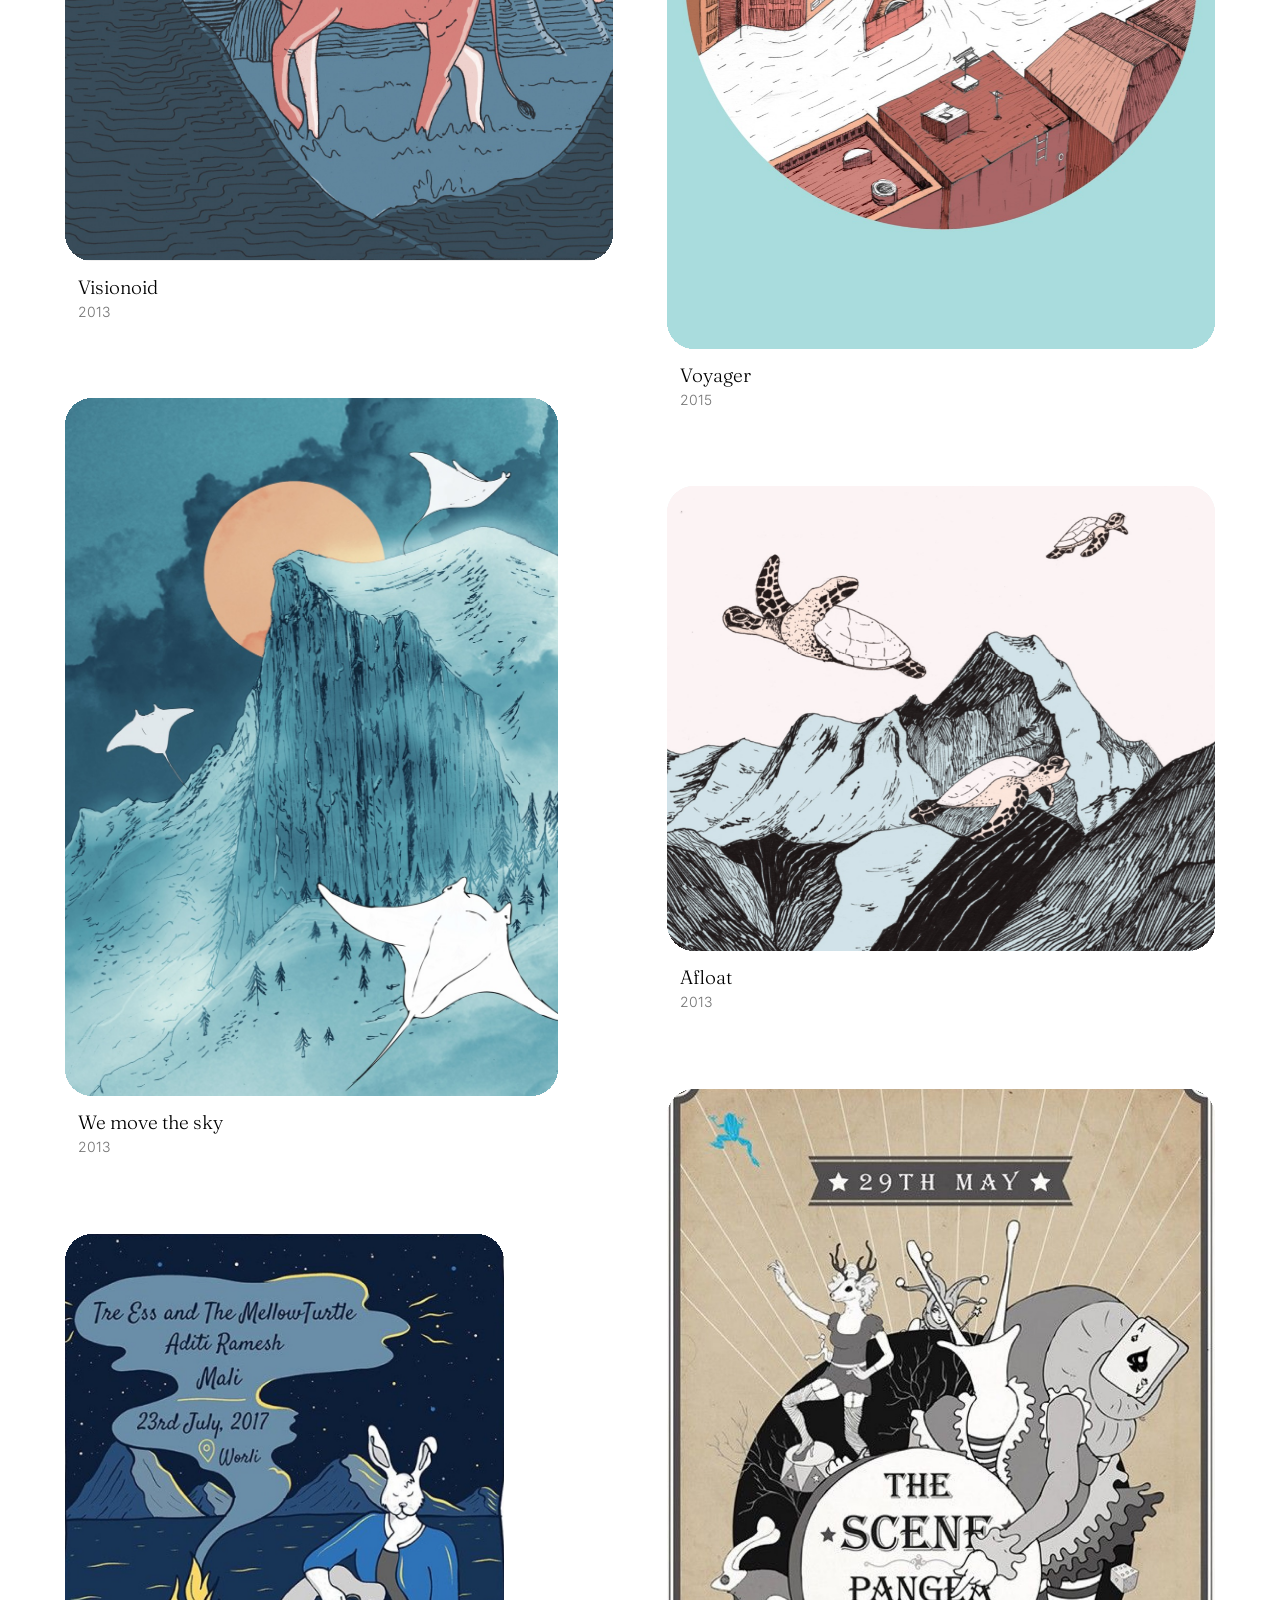
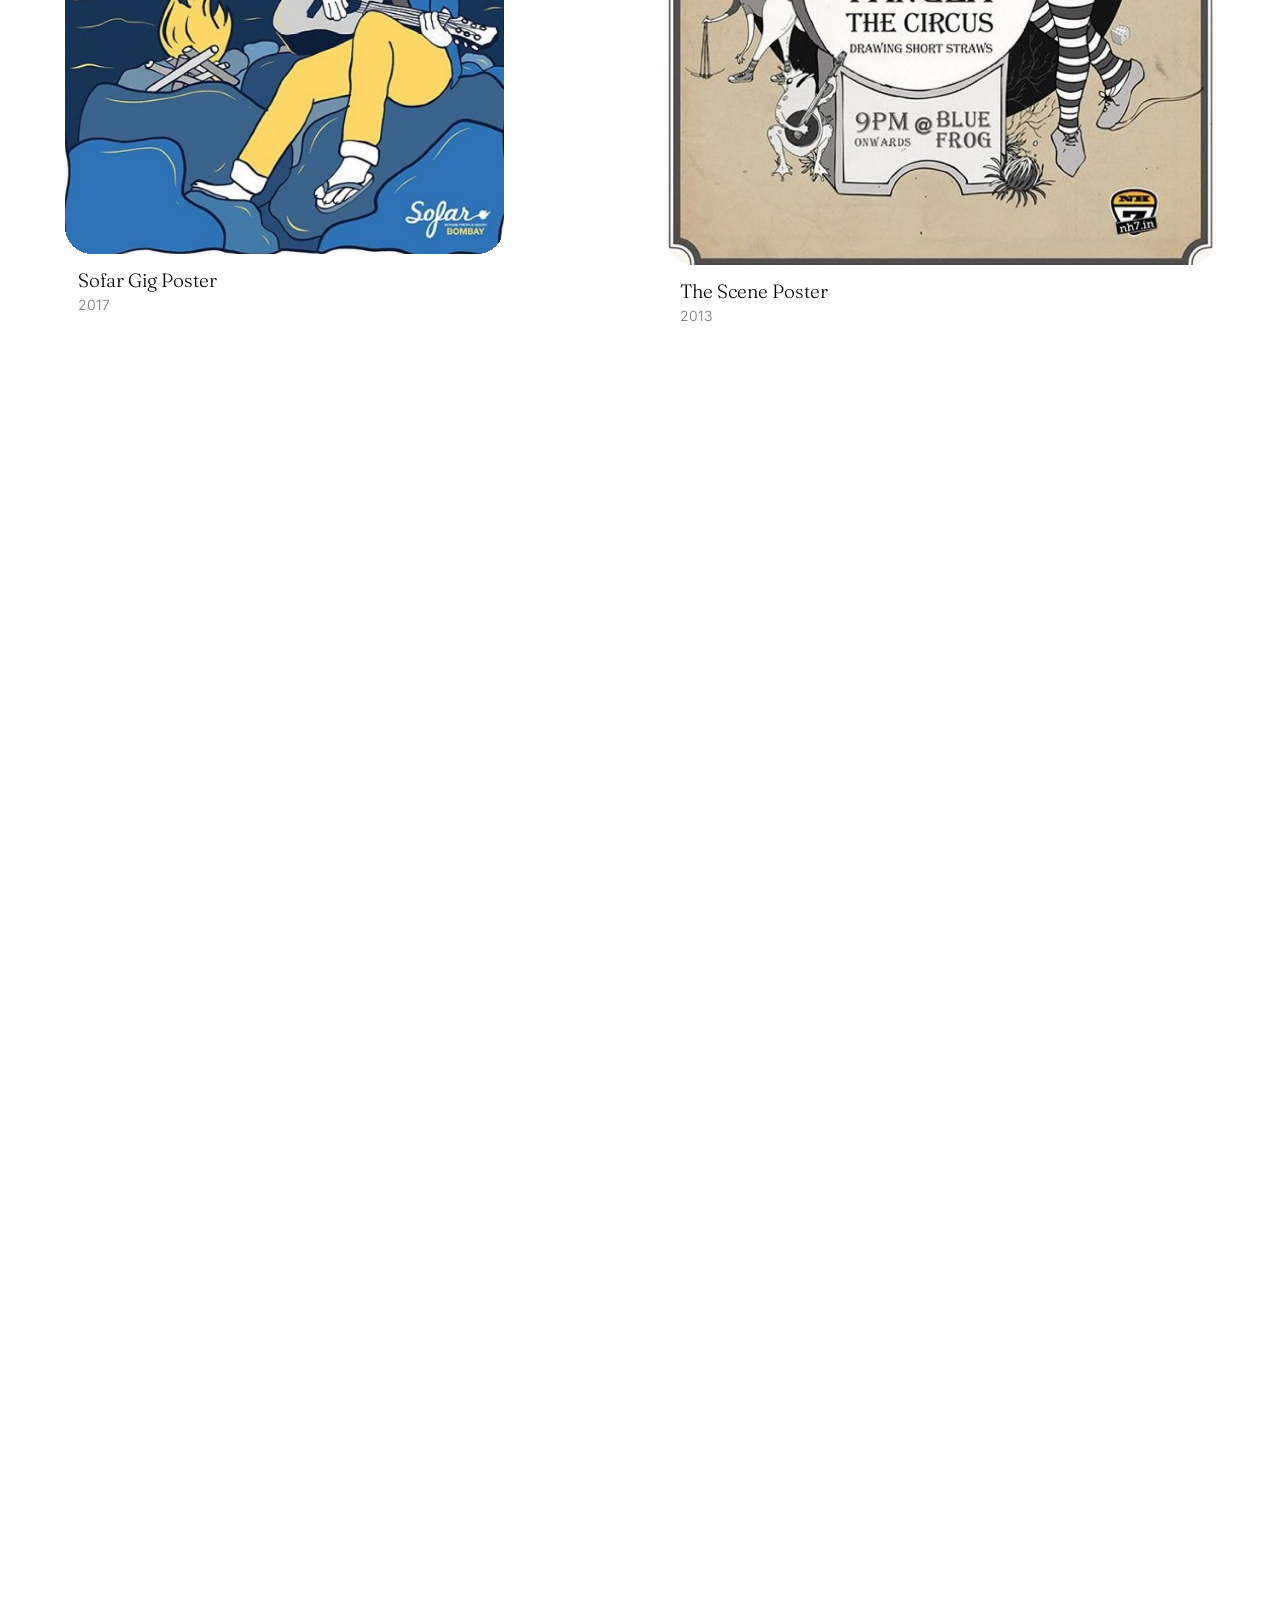
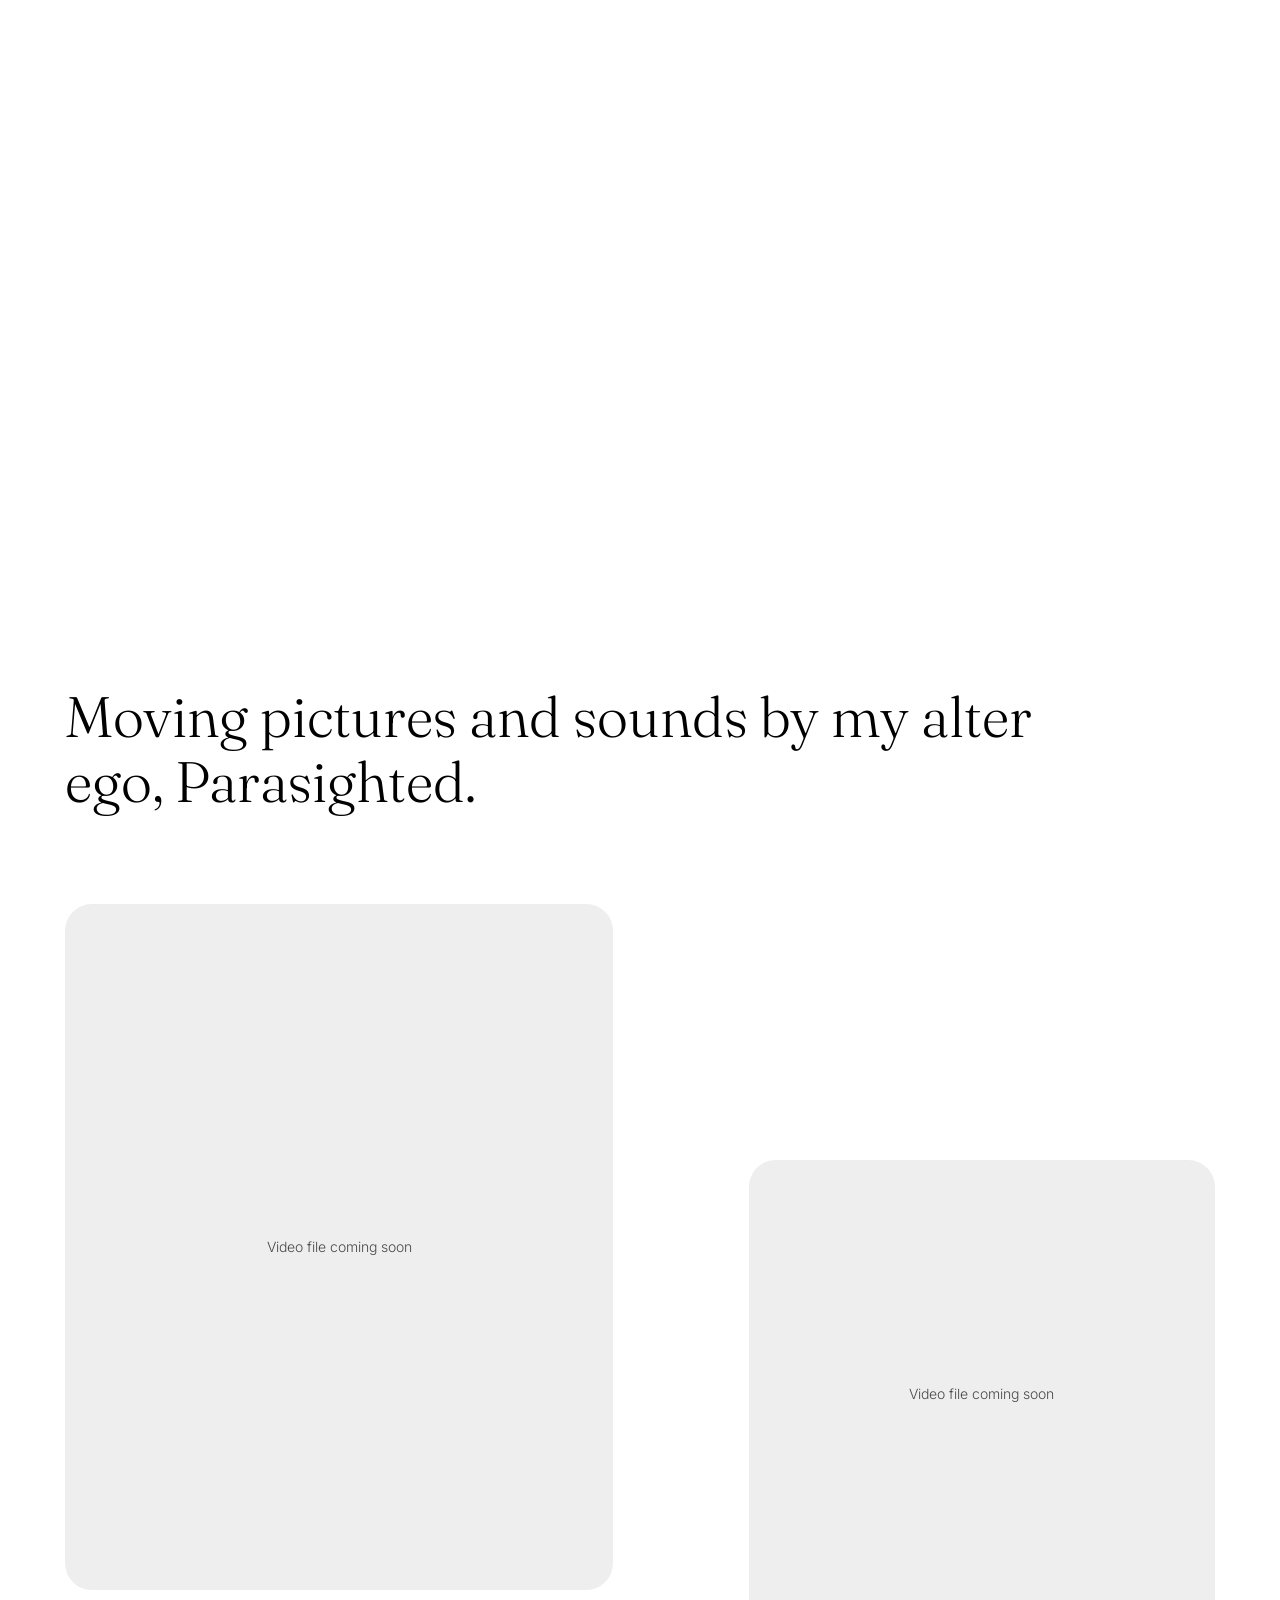
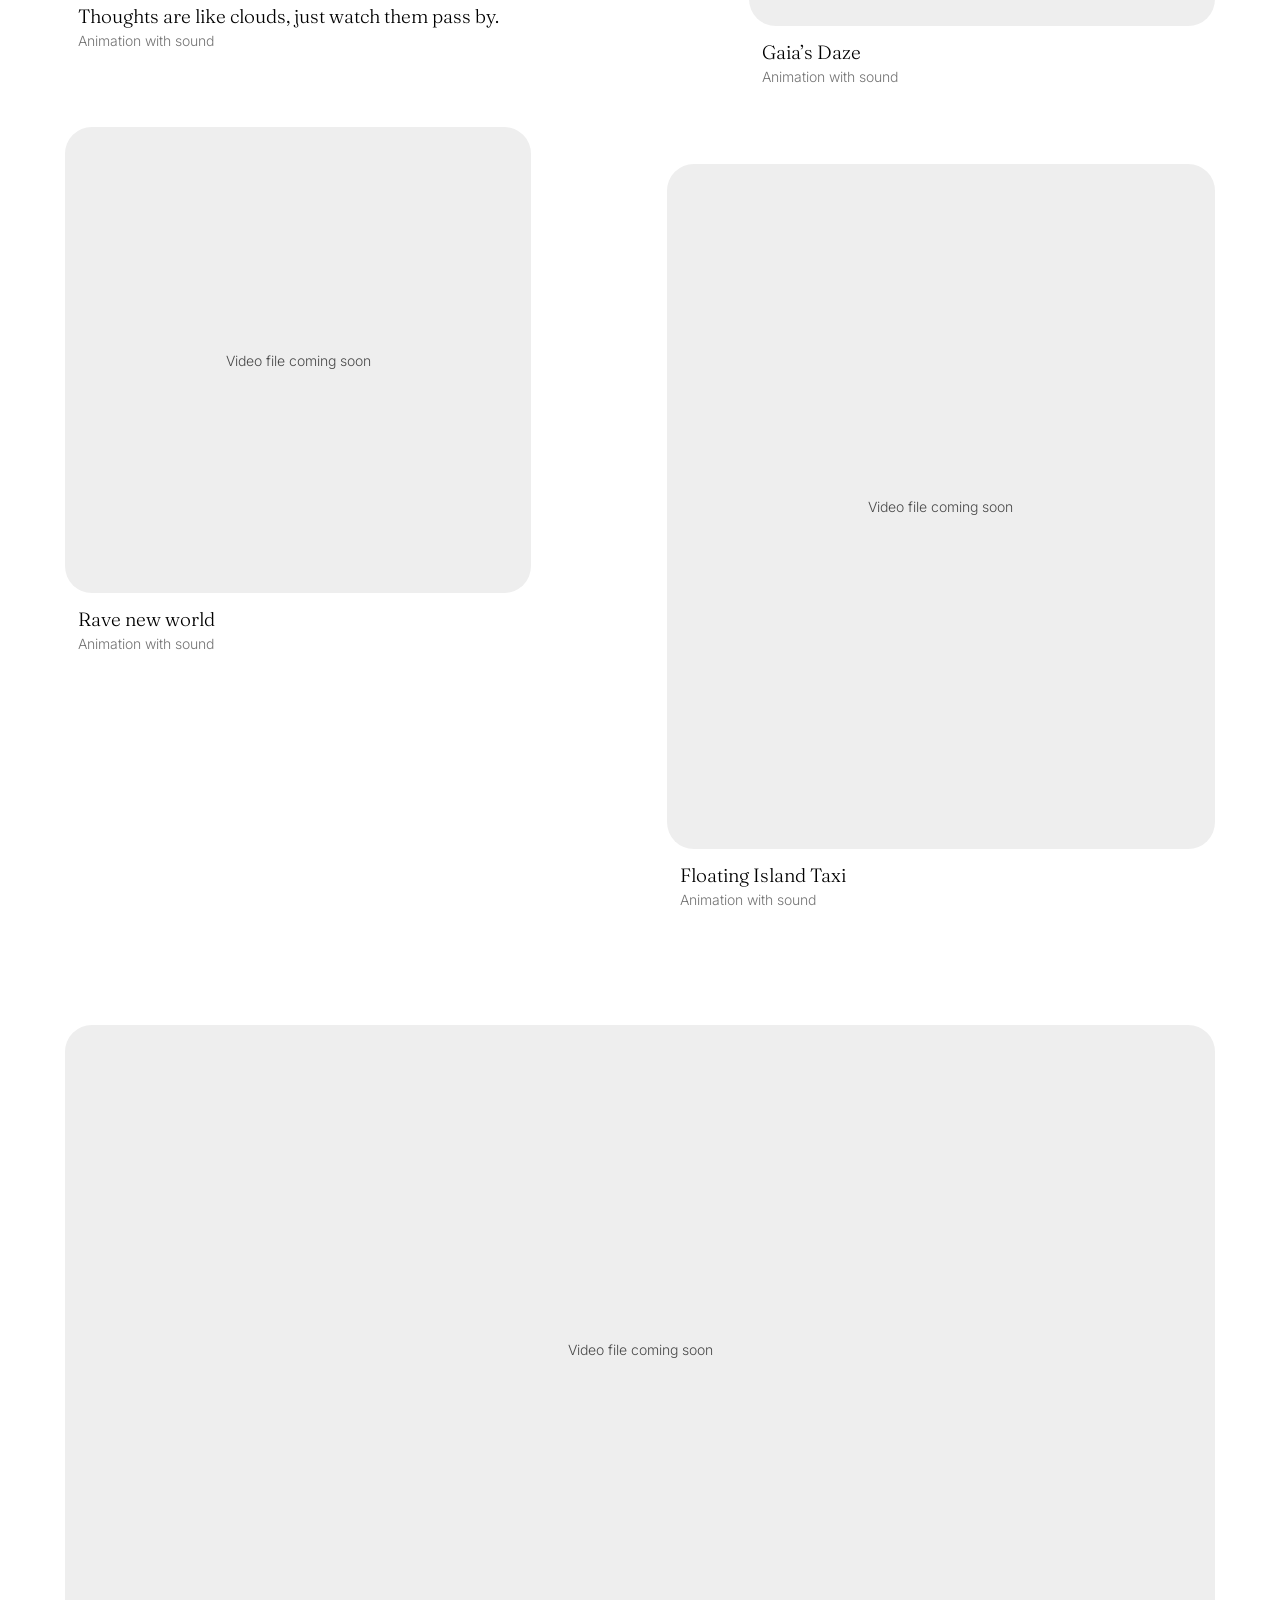
<file: experiments.html>
<!DOCTYPE html>
<html lang="en">
<head>
  <meta charset="utf-8">
  <meta name="viewport" content="width=device-width, initial-scale=1">
  <title>Play – Saloni Sinha</title>
  <meta name="robots" content="noindex">
  <link rel="canonical" href="https://salonisinha.com/play">
  <meta http-equiv="refresh" content="0; url=play.html">
  <script>location.replace("play.html");</script>
</head>
<body>
  <p>Experiments now live on the <a href="play.html">Play page</a>.</p>
</body>
</html>
</file>
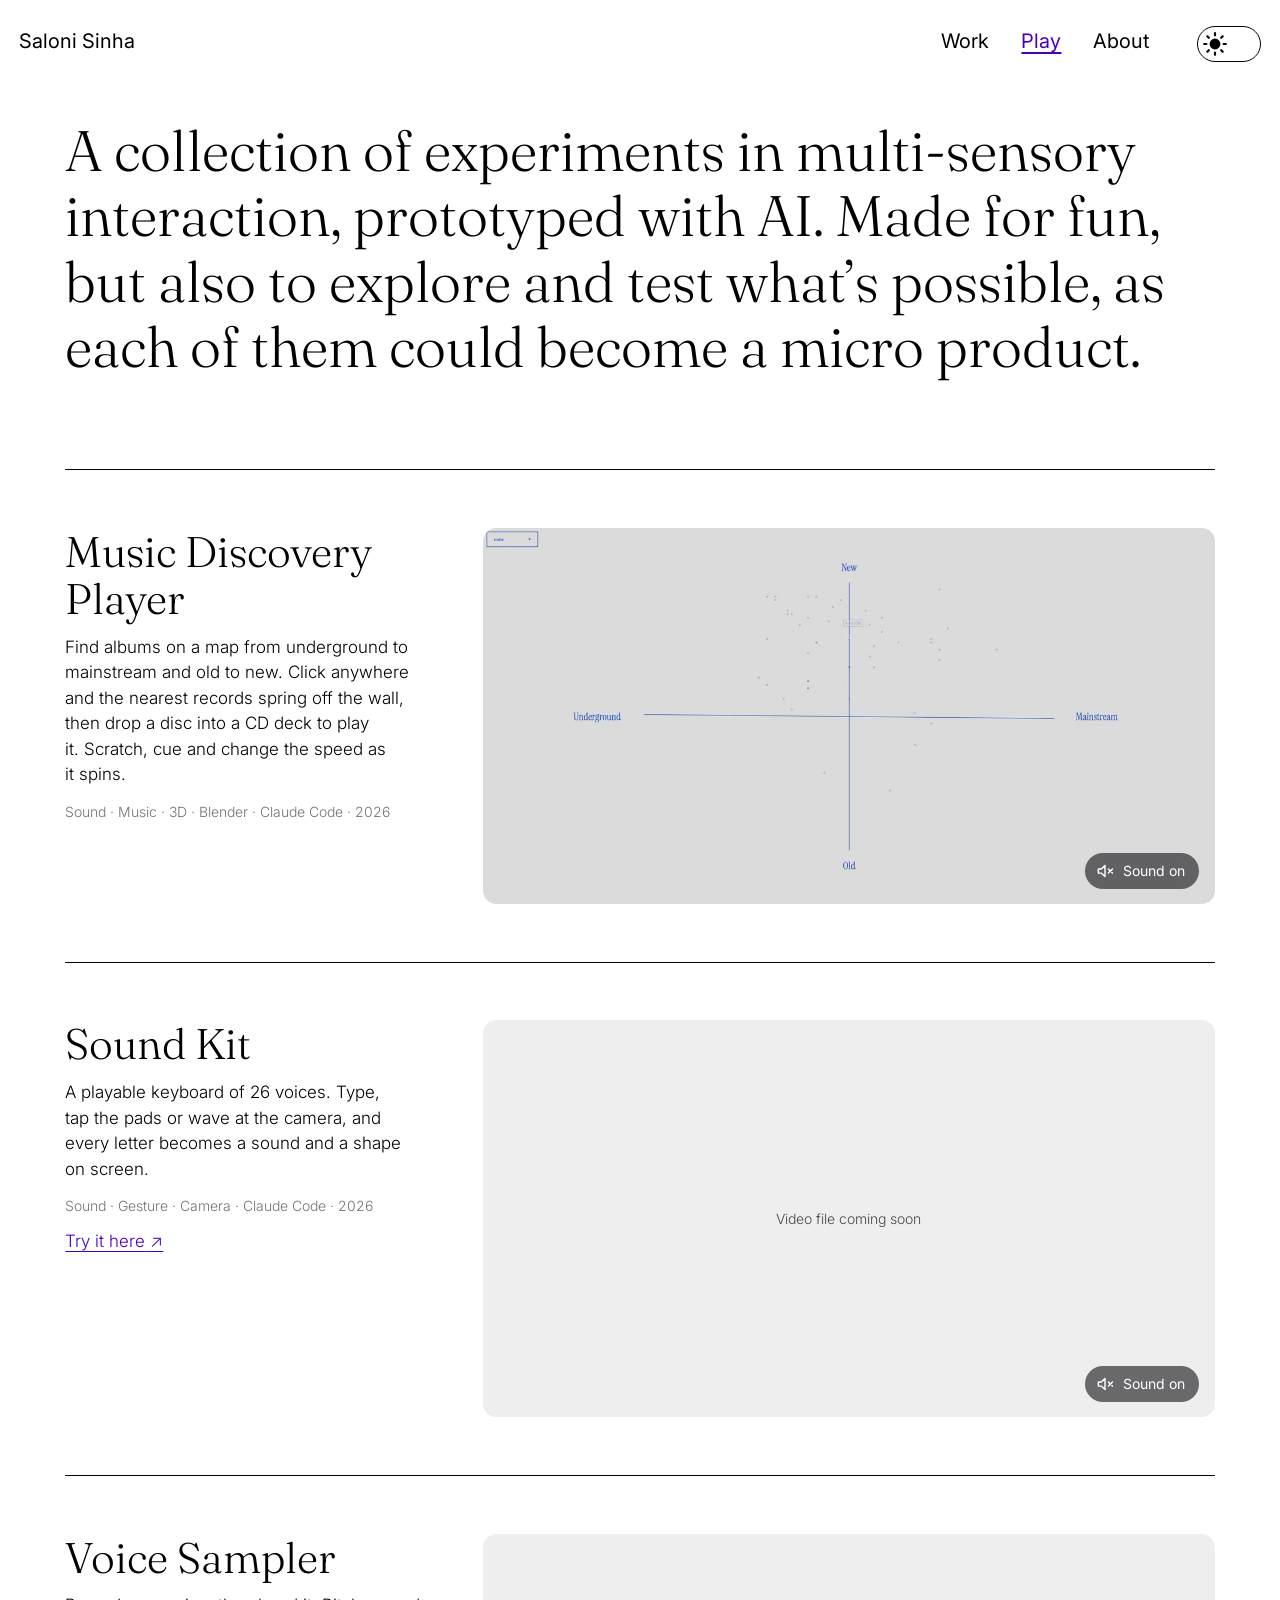
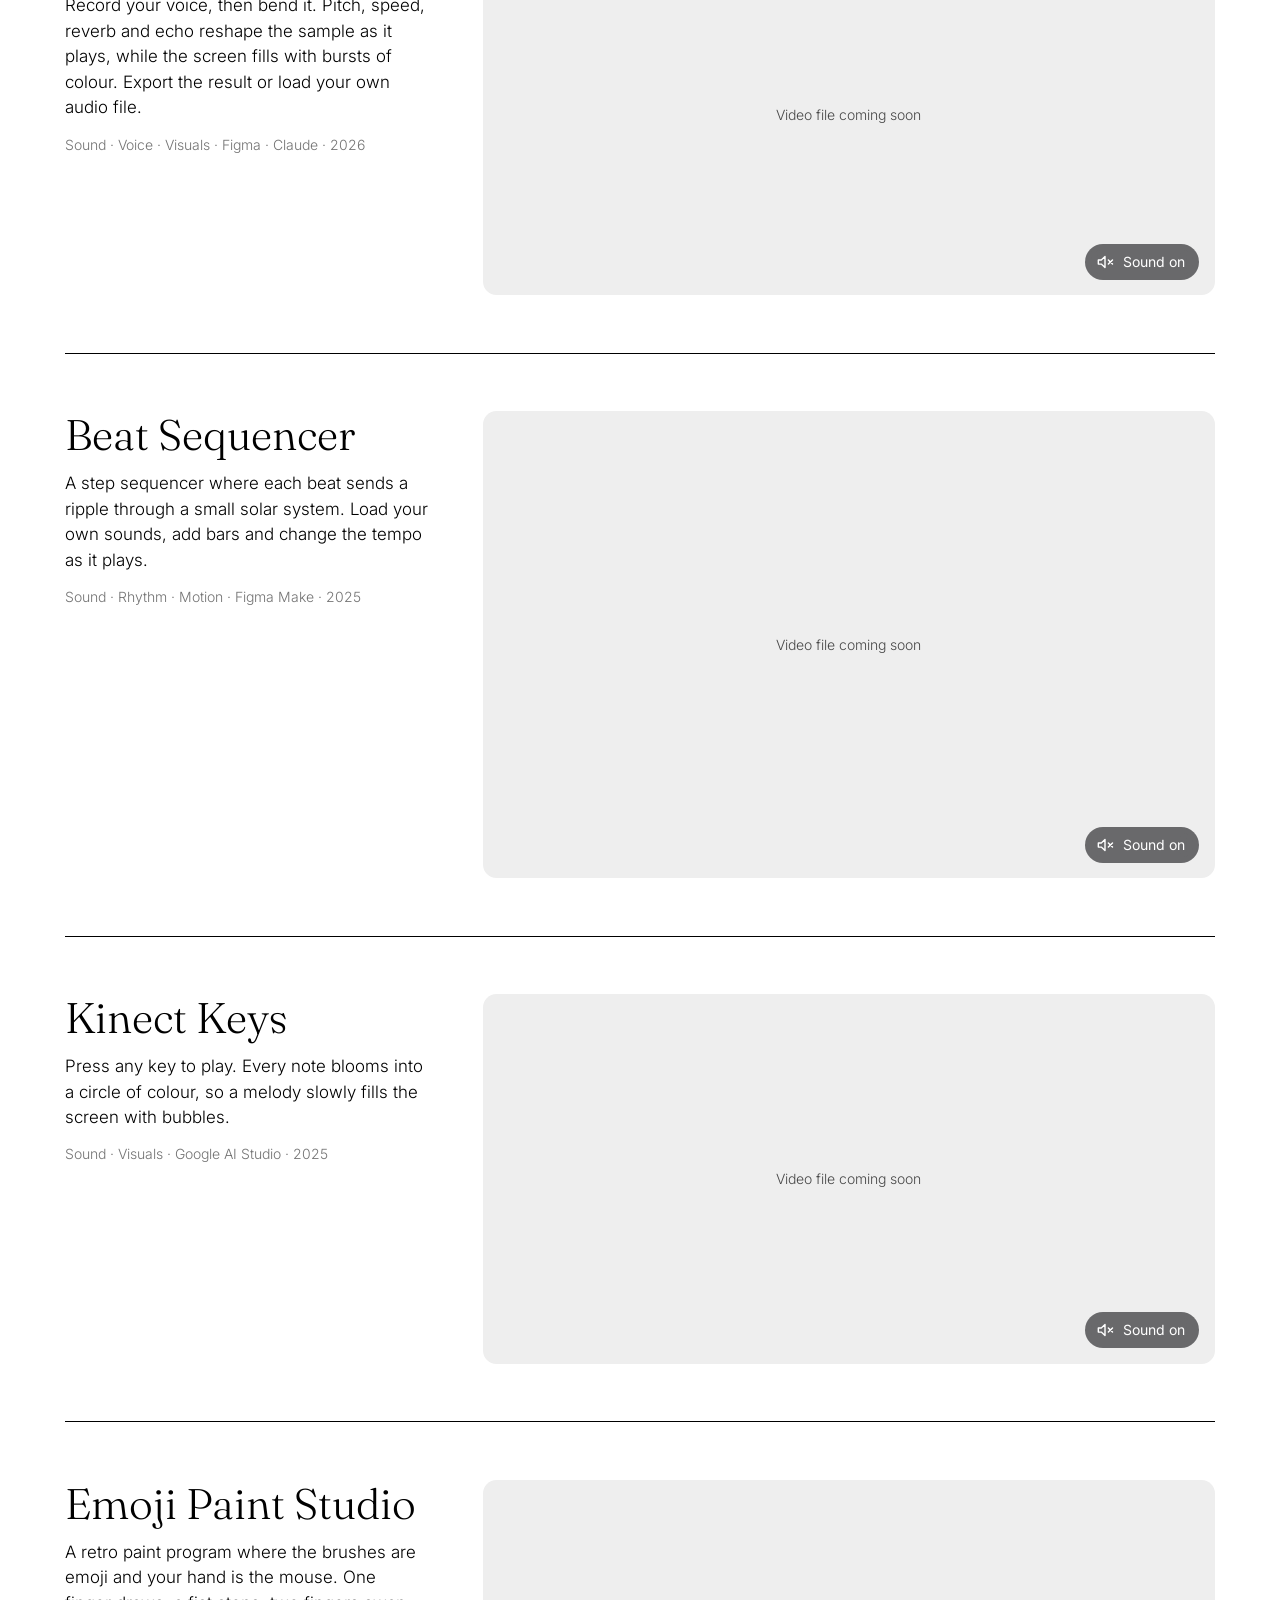
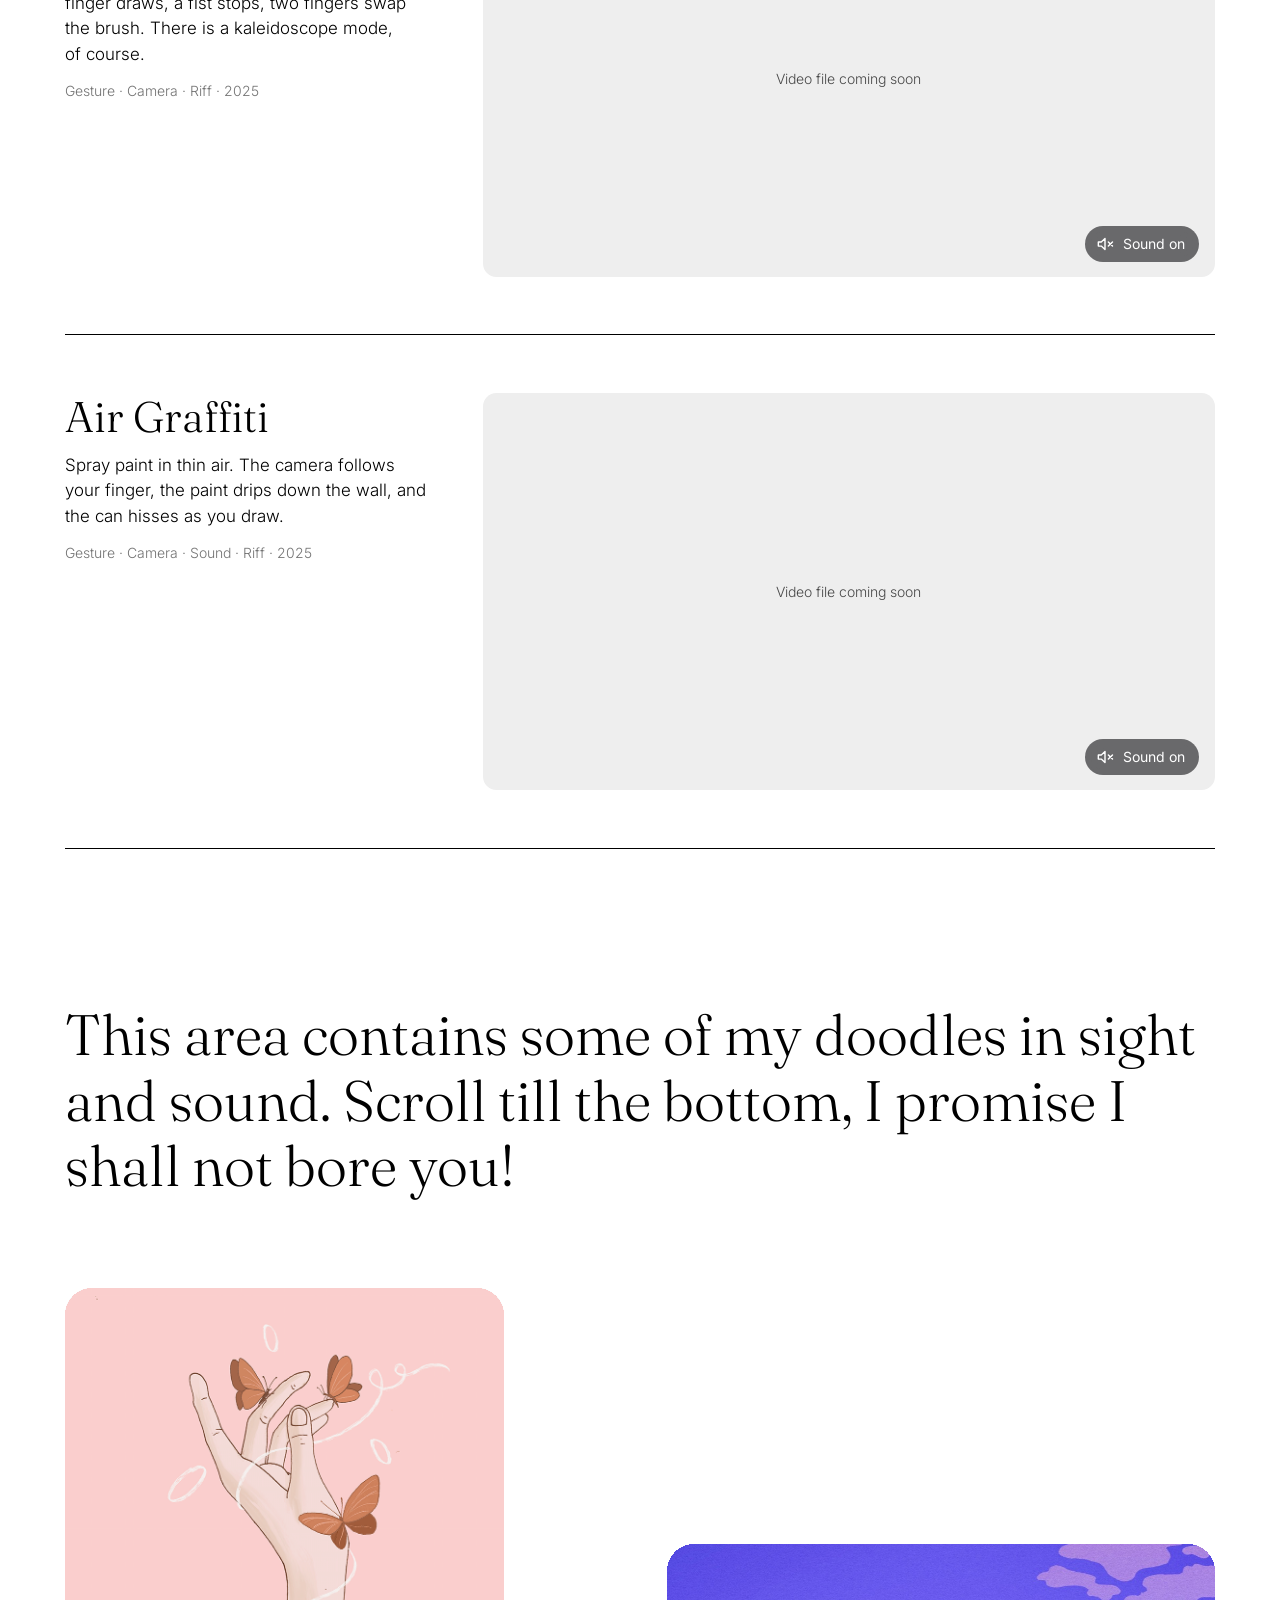
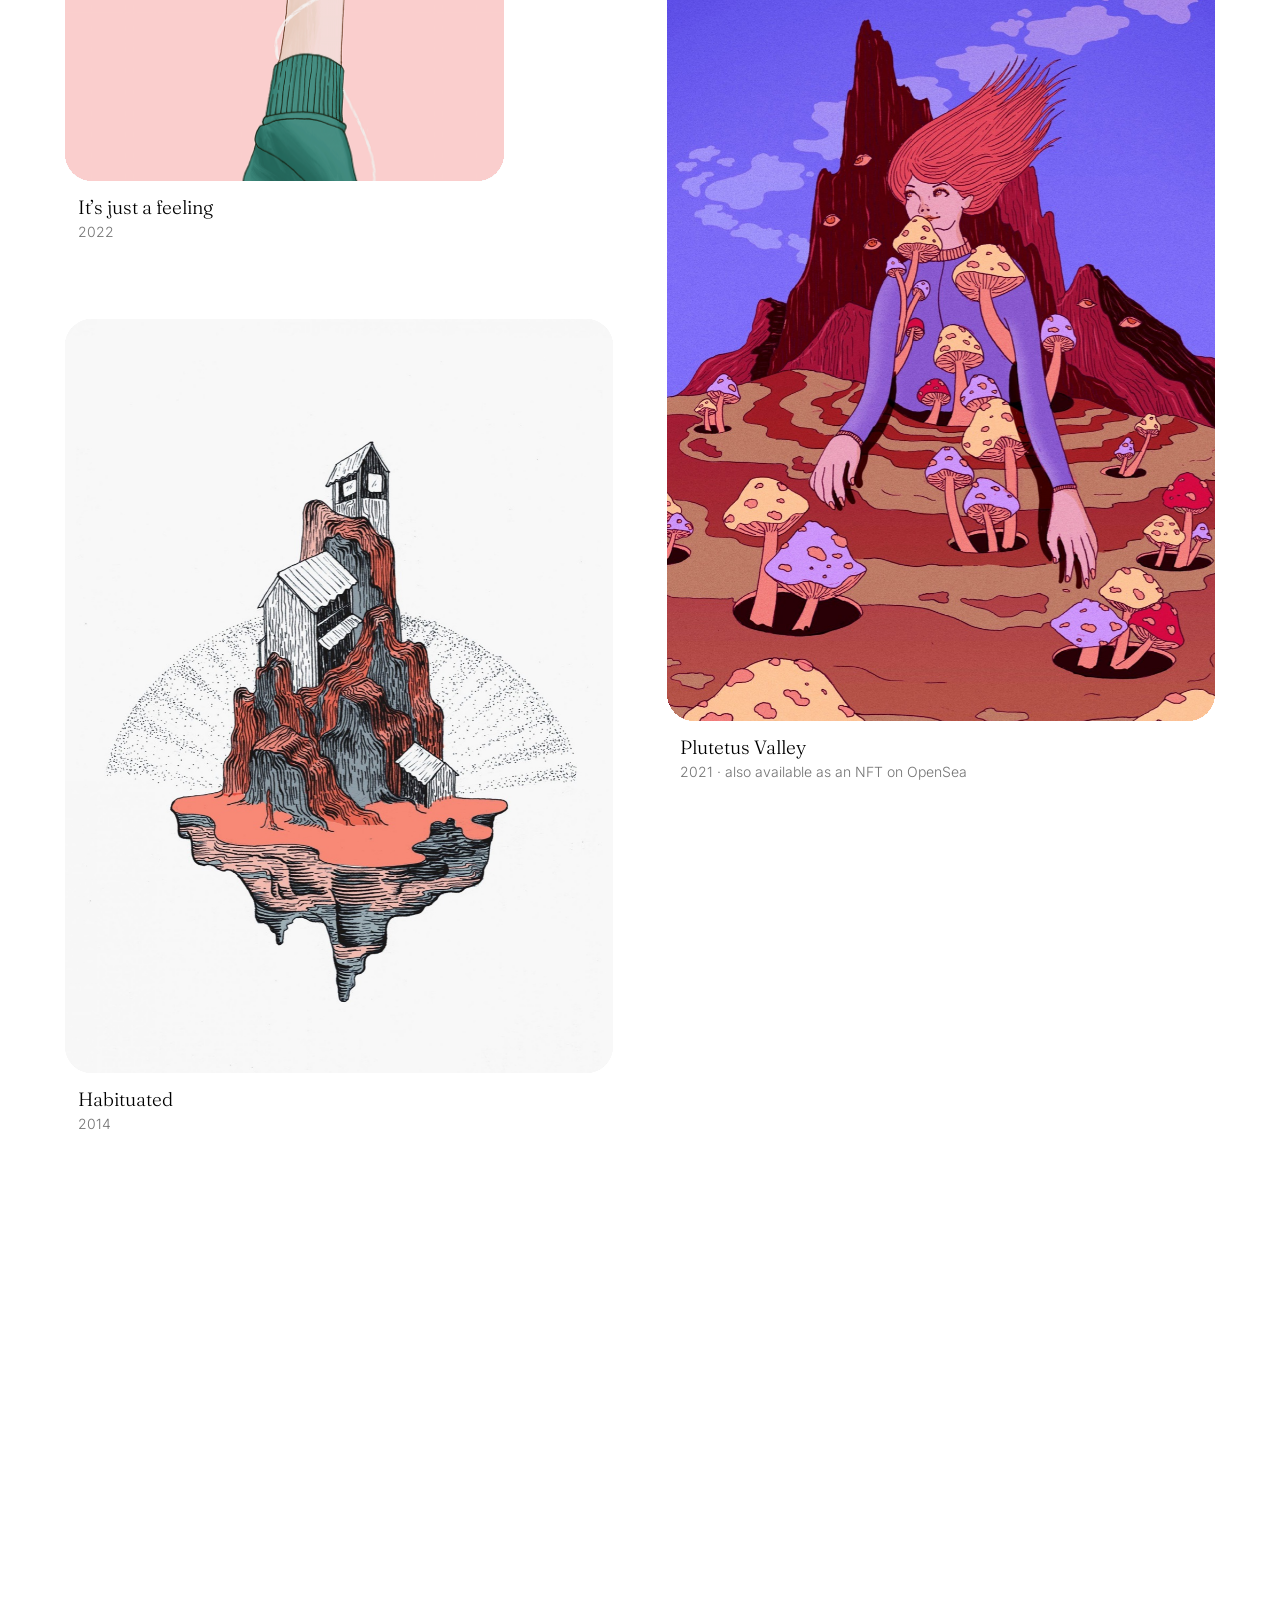
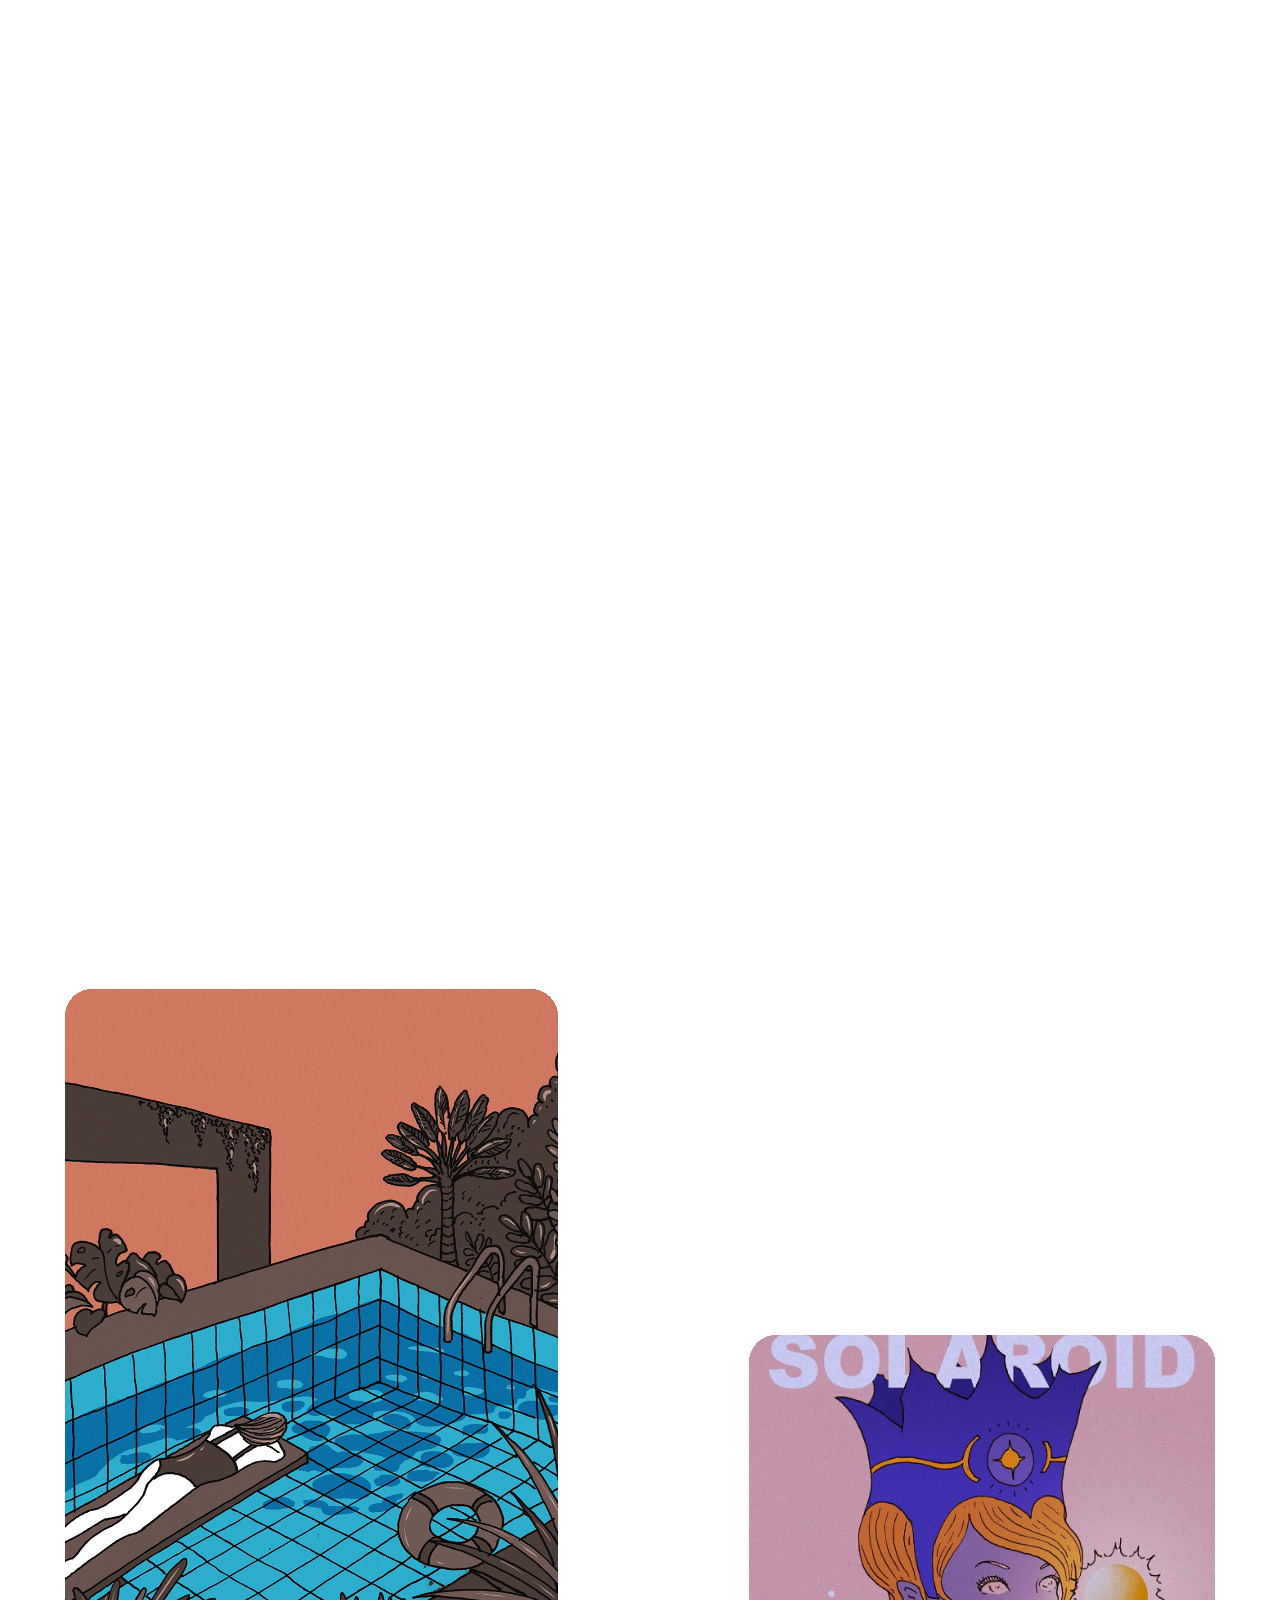
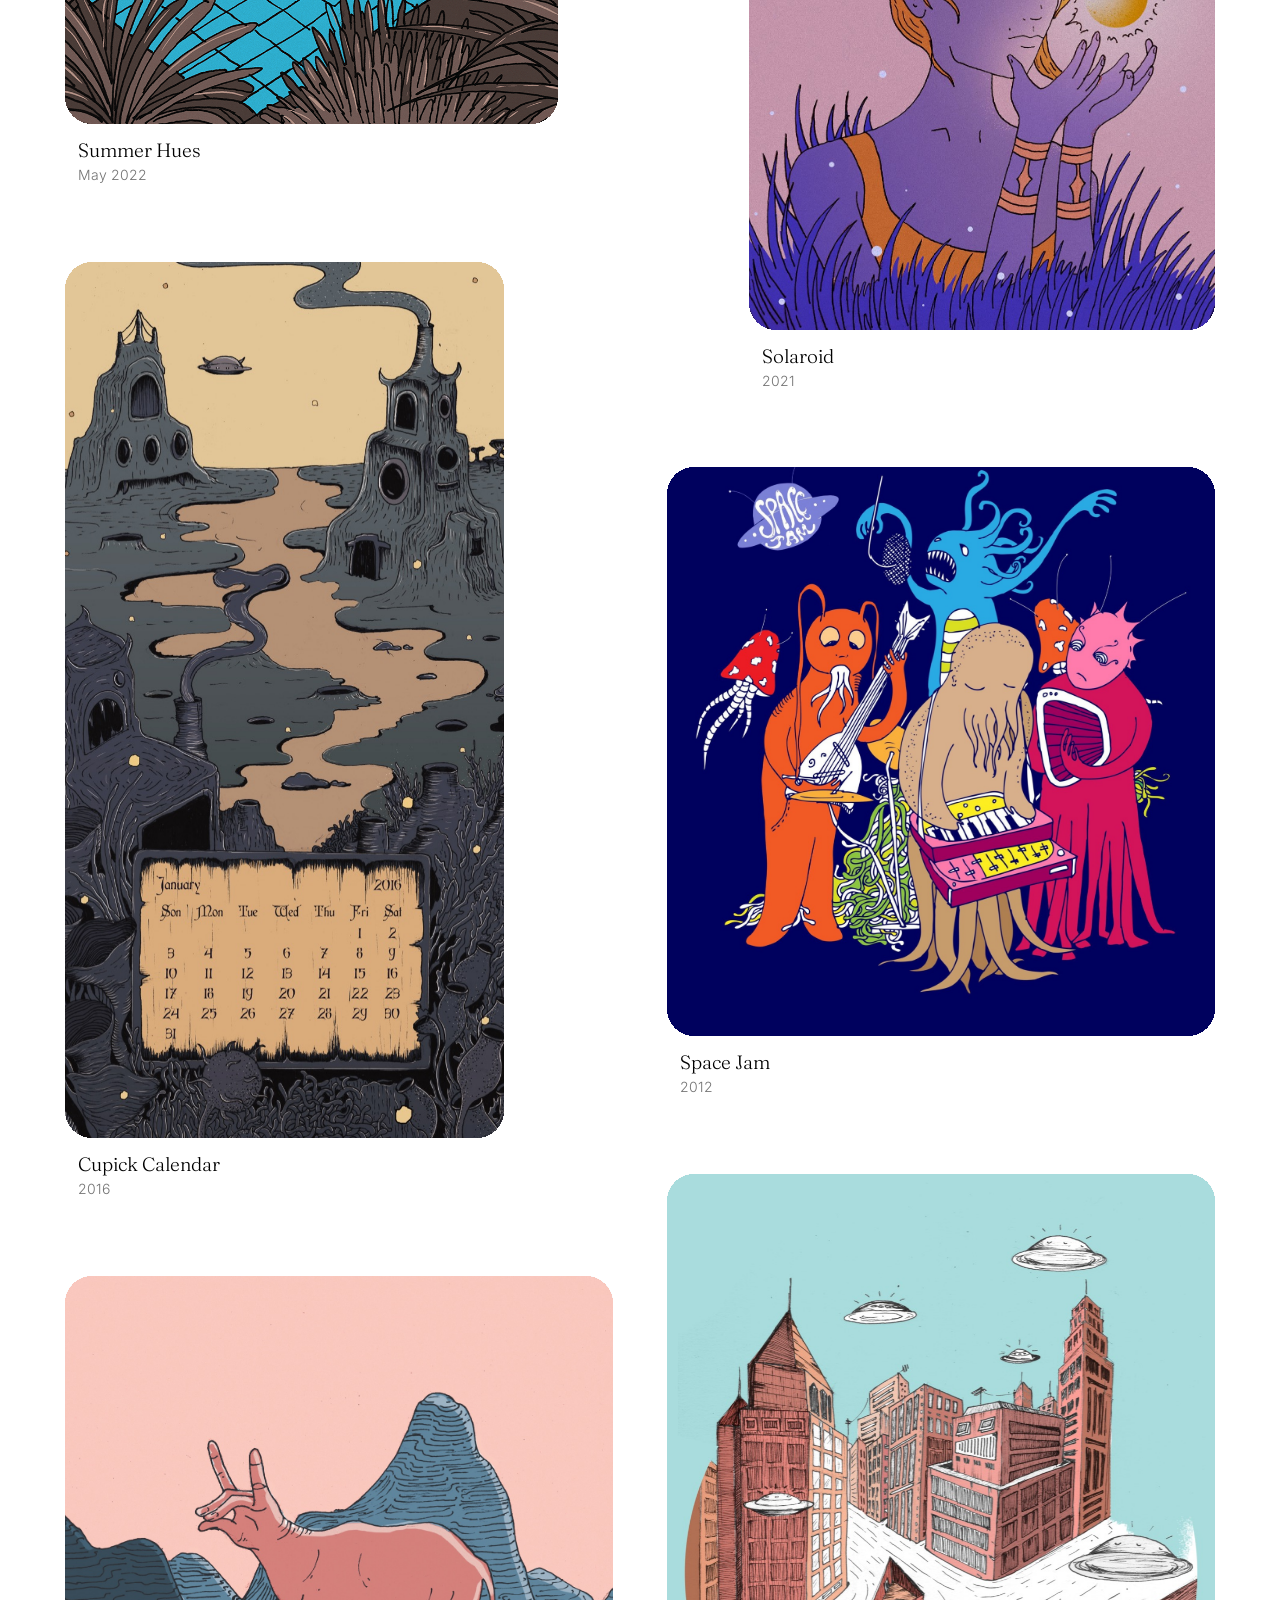
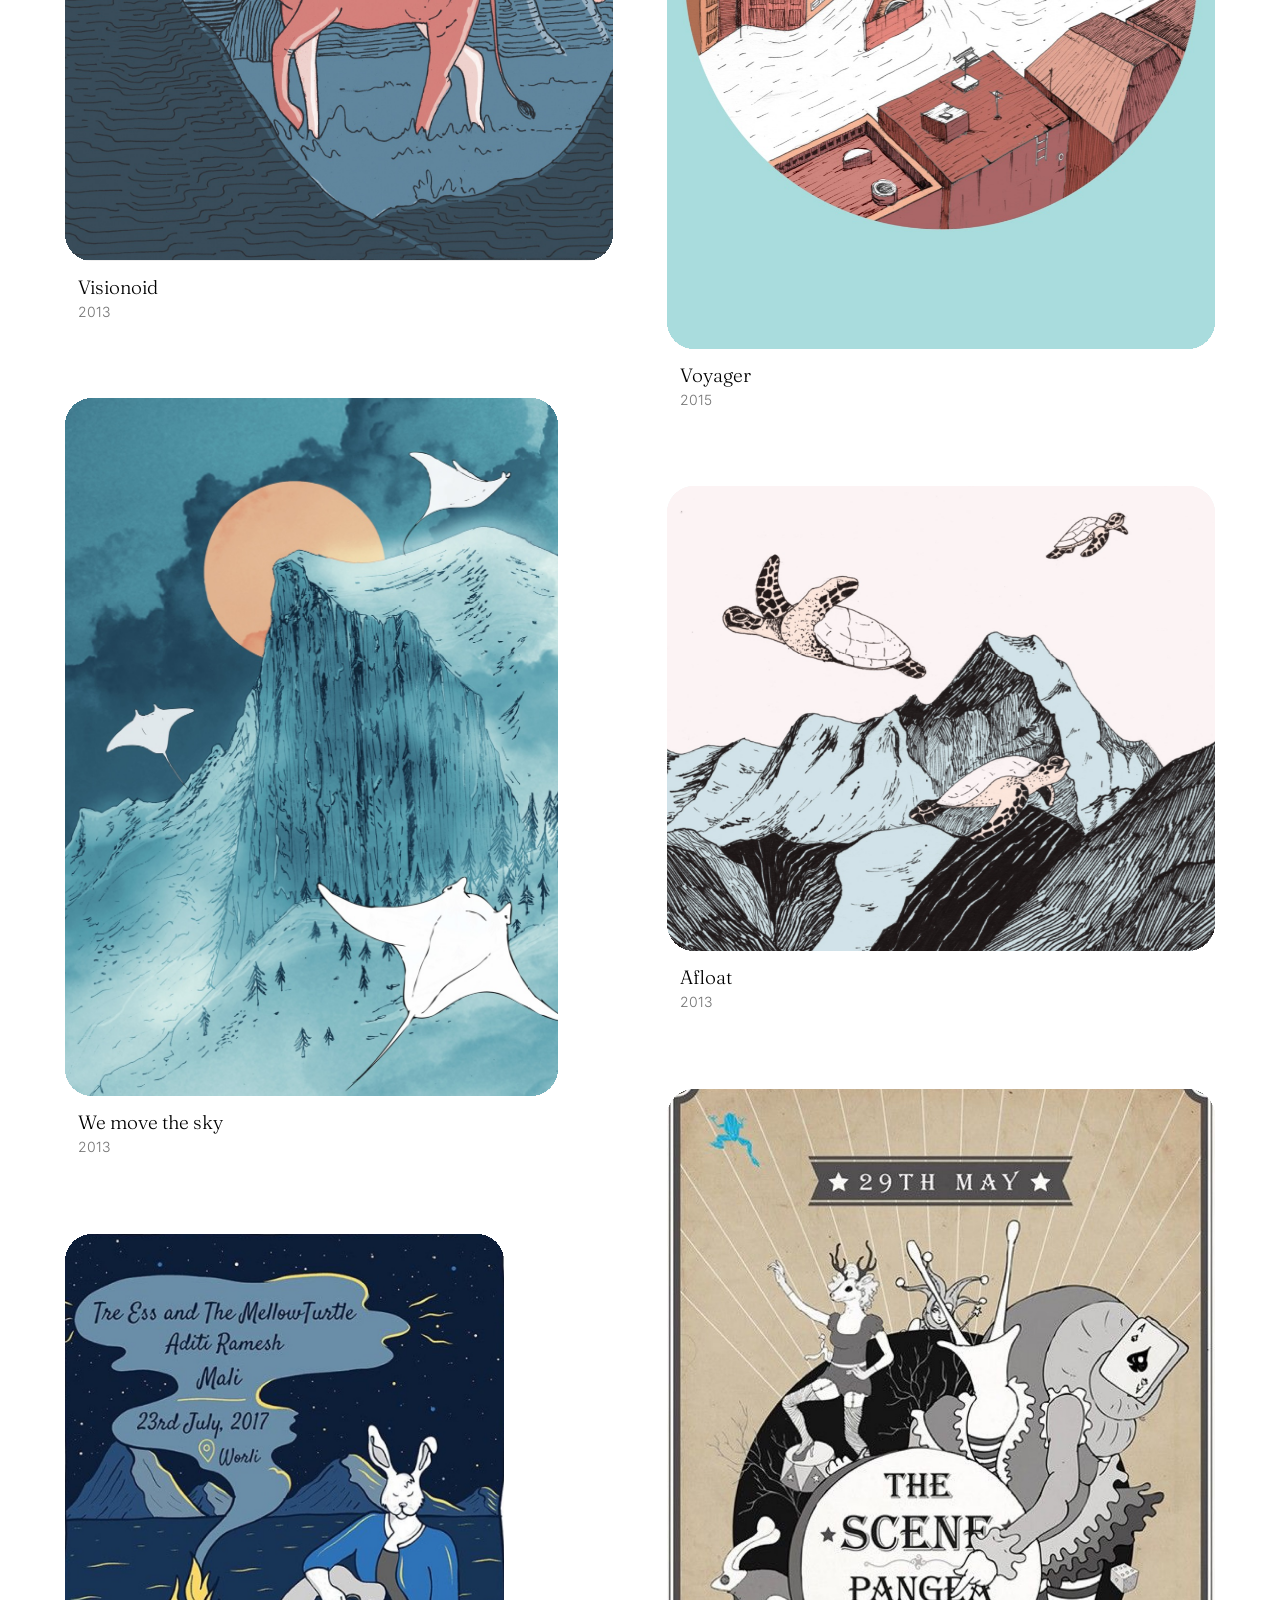
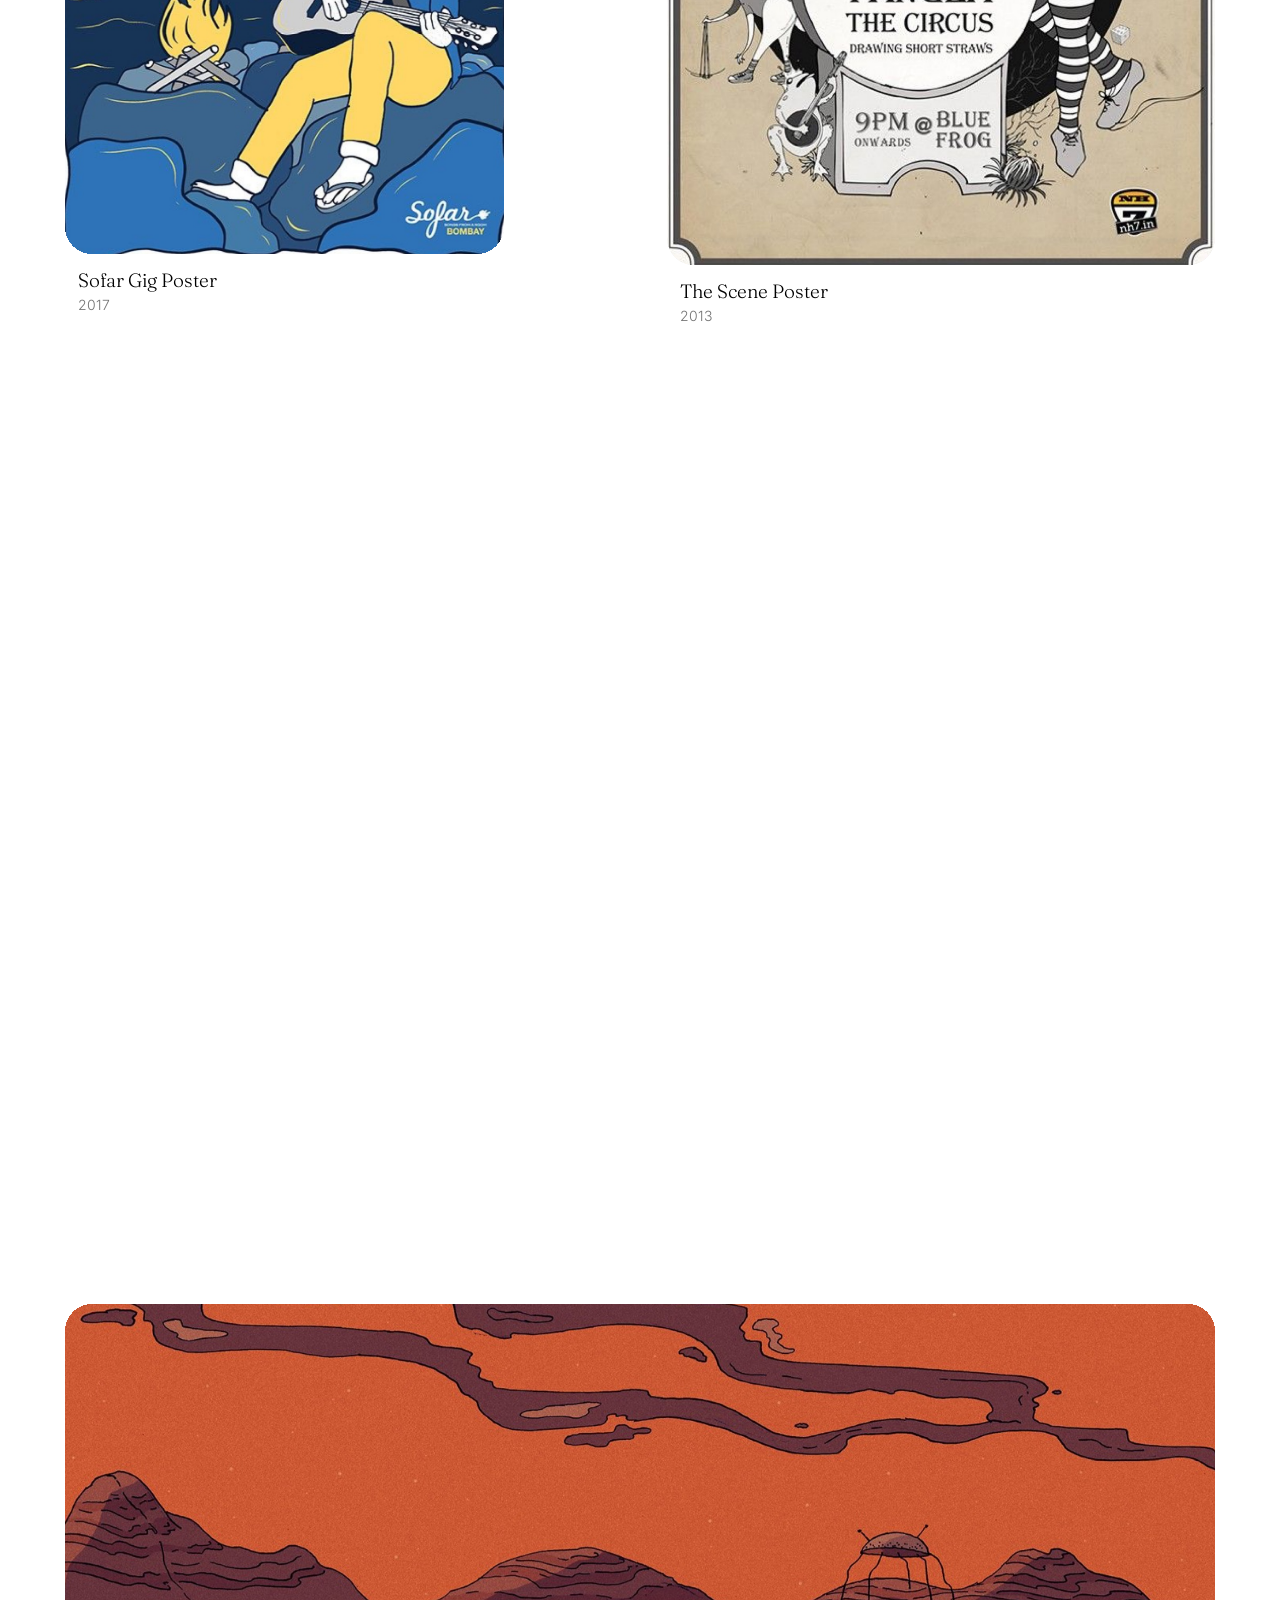
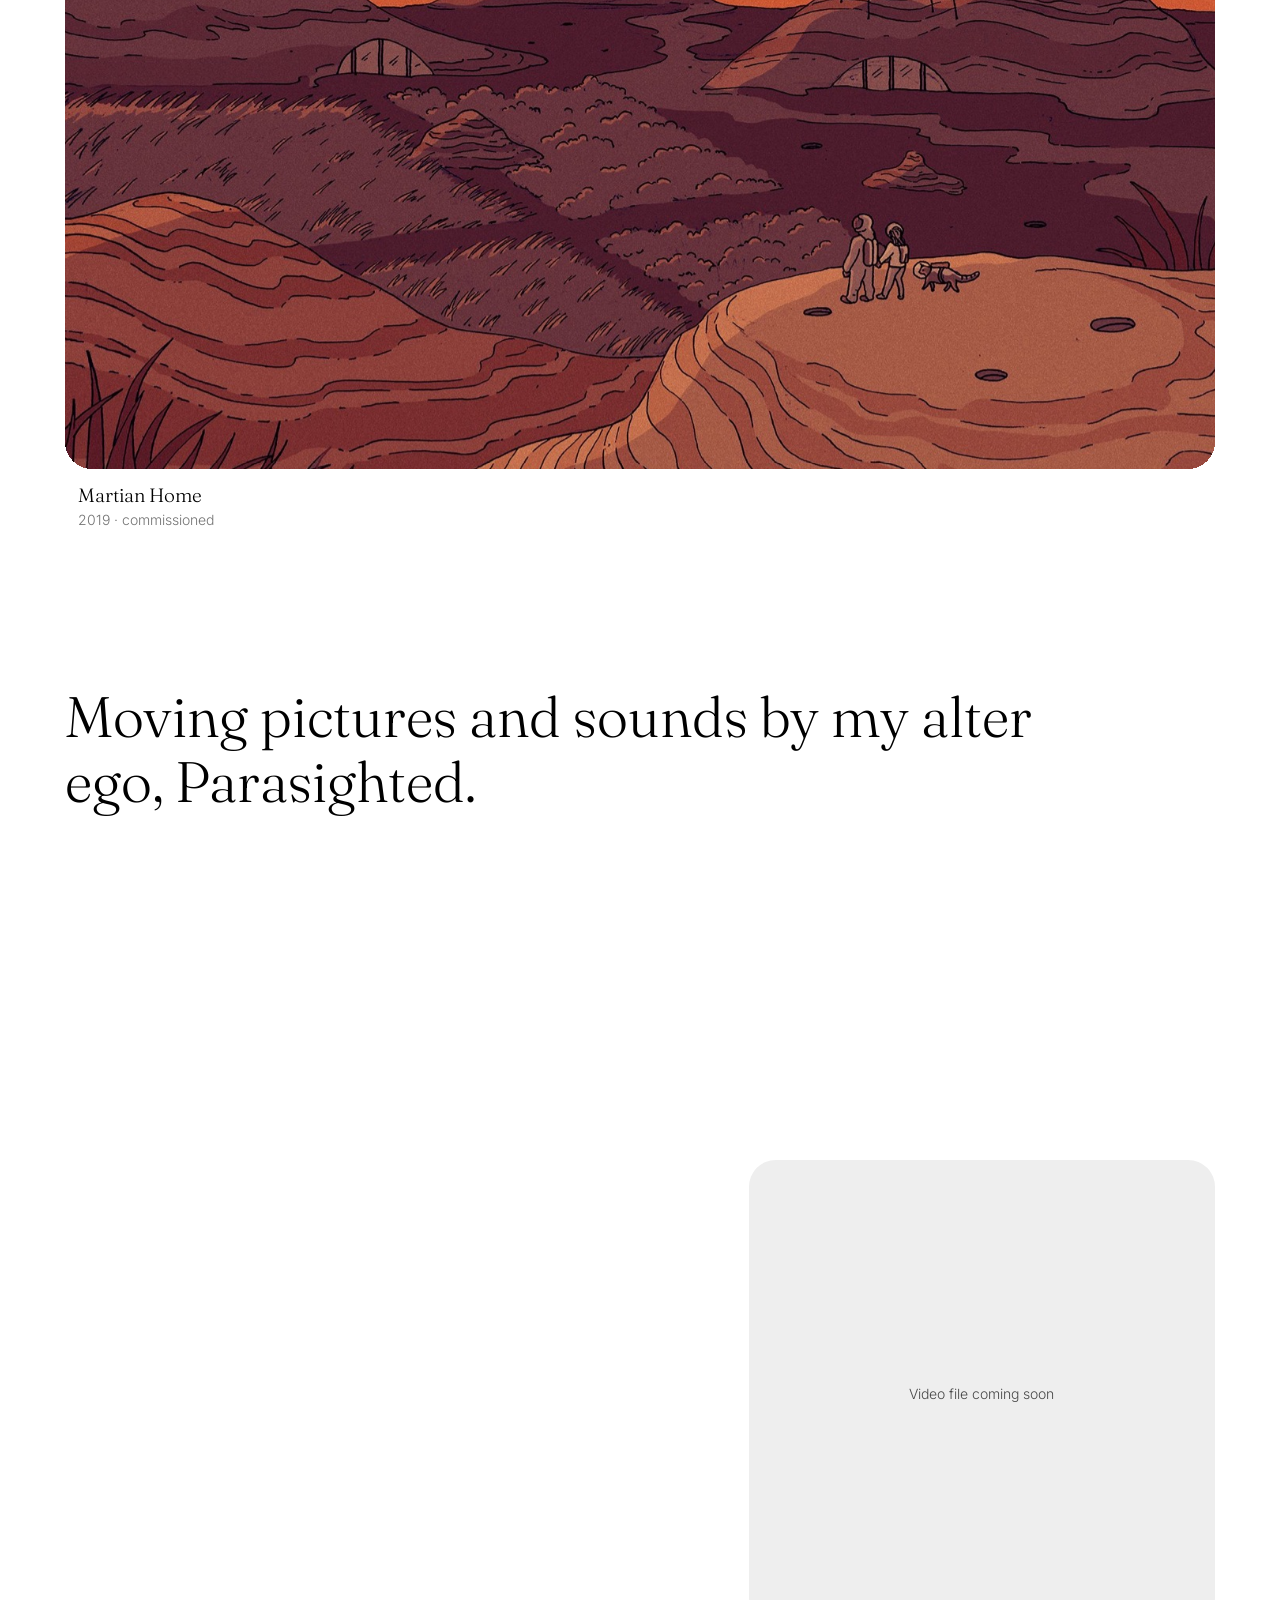
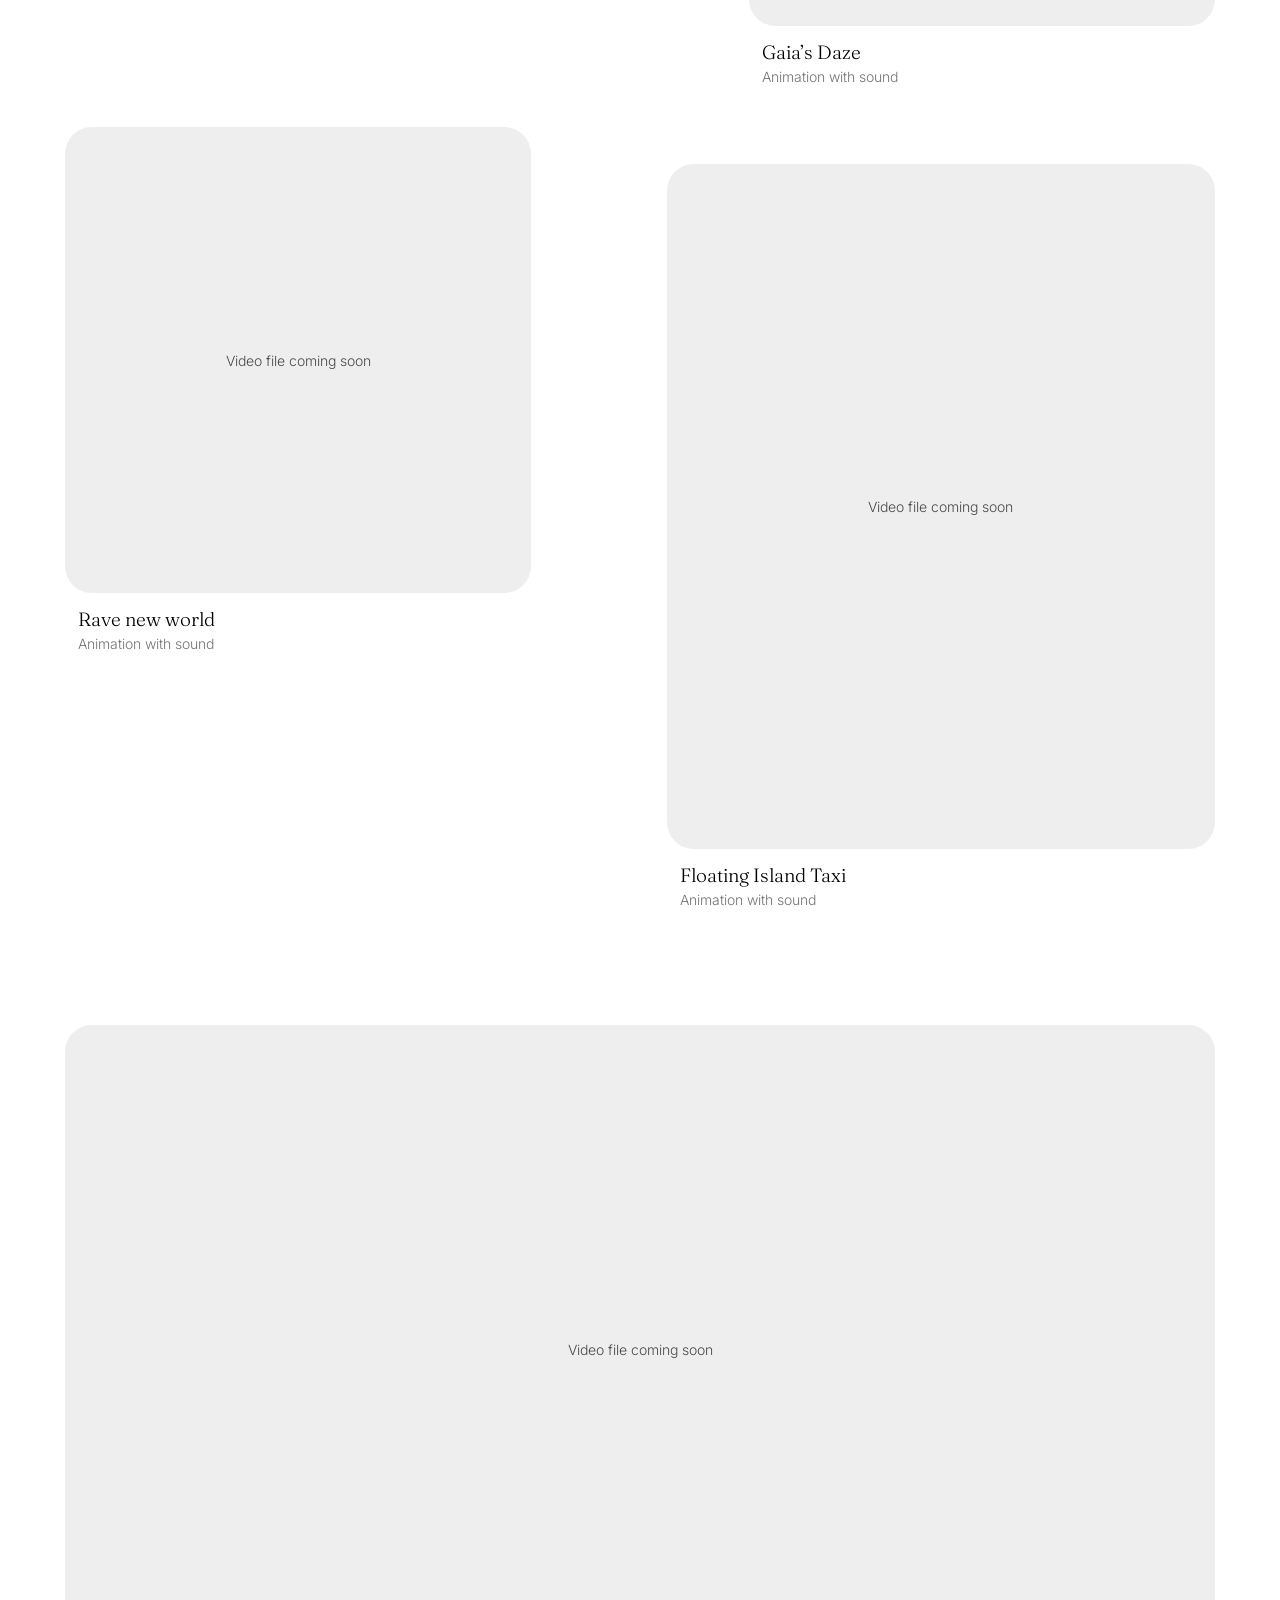
<file: play.html>
<!DOCTYPE html>
<html lang="en">
<head>
  <meta charset="utf-8">
  <meta name="viewport" content="width=device-width, initial-scale=1">
  <title>Play – Saloni Sinha</title>
  <meta name="description" content="Experiments and self-initiated projects by Saloni Sinha: multi-sensory prototypes, illustration, posters, animation and sound.">
  <link rel="canonical" href="https://salonisinha.com/play">
  <meta property="og:type" content="article">
  <meta property="og:site_name" content="Saloni Sinha">
  <meta property="og:locale" content="en_GB">
  <meta property="og:title" content="Play – Saloni Sinha">
  <meta property="og:description" content="Experiments and self-initiated projects by Saloni Sinha: multi-sensory prototypes, illustration, posters, animation and sound.">
  <meta property="og:url" content="https://salonisinha.com/play">
  <meta property="og:image" content="https://salonisinha.com/assets/og/play.jpg">
  <meta property="og:image:width" content="1200">
  <meta property="og:image:height" content="630">
  <meta property="og:image:alt" content="Ink illustration of houses on a floating island">
  <meta name="twitter:card" content="summary_large_image">
  <script type="application/ld+json">{"@context": "https://schema.org", "@graph": [{"@type": "CollectionPage", "url": "https://salonisinha.com/play", "name": "Play – Saloni Sinha", "description": "Experiments and self-initiated projects by Saloni Sinha: multi-sensory prototypes, illustration, posters, animation and sound.", "author": {"@id": "https://salonisinha.com/#person"}}, {"@type": "Person", "@id": "https://salonisinha.com/#person", "name": "Saloni Sinha", "url": "https://salonisinha.com/", "jobTitle": "Lead Experience Designer", "worksFor": {"@type": "Organization", "name": "frog", "url": "https://www.frog.co/"}, "address": {"@type": "PostalAddress", "addressLocality": "Oslo", "addressCountry": "NO"}, "sameAs": ["https://dribbble.com/salonisinha", "https://medium.com/@saloni.sinha", "https://www.instagram.com/parasighted_saloni", "https://open.spotify.com/artist/5cFTWnOfKohVWJ9EROng08"]}]}</script>
  <link rel="preconnect" href="https://fonts.googleapis.com">
  <link rel="preconnect" href="https://fonts.gstatic.com" crossorigin>
  <script>
  (function () {
    var d = document.documentElement, t;
    try { t = localStorage.getItem("theme"); } catch (e) {}
    if (!t) t = "light";
    d.dataset.theme = t;
    try { if (sessionStorage.getItem("curtain") && !matchMedia("(prefers-reduced-motion: reduce)").matches) d.classList.add("has-curtain"); sessionStorage.removeItem("curtain"); } catch (e) {}
  })();
</script>

  <link href="https://fonts.googleapis.com/css2?family=Fraunces:opsz,wght,SOFT,WONK@9..144,300..700,0,1&family=Inter:wght@300;400;500&display=swap" rel="stylesheet">
  <link rel="stylesheet" href="styles.css?v=94">
  <script defer src="https://static.cloudflareinsights.com/beacon.min.js" data-cf-beacon='{"token": "35024aeadcce482c80758693d77d9112"}'></script>
</head>
<body>
<div class="page-curtain" aria-hidden="true"><i></i><i></i><i></i><i></i></div>
<div class="page">

  <nav class="nav" aria-label="Main">
    <a href="index.html">Saloni Sinha</a>
    <ul>
      <li><a href="index.html#work">Work</a></li>
      <li><a href="play.html" aria-current="page">Play</a></li>
      <li><a href="about.html">About</a></li>
      <li><button class="theme-toggle" type="button" aria-label="Switch to dark mode" aria-pressed="false"><span class="theme-toggle__knob"><svg class="sun" viewBox="0 0 24 24" aria-hidden="true"><circle cx="12" cy="12" r="4"/><path d="M12 2v2M12 20v2M4.9 4.9l1.4 1.4M17.7 17.7l1.4 1.4M2 12h2M20 12h2M4.9 19.1l1.4-1.4M17.7 6.3l1.4-1.4"/></svg><svg class="moon" viewBox="0 0 24 24" aria-hidden="true"><path d="M21 12.8A9 9 0 1 1 11.2 3a7 7 0 0 0 9.8 9.8z"/></svg></span></button></li>
    </ul>
  </nav>

  <main class="play">

    <header class="play__intro">
      <h1 id="experiments-title" class="serif" data-split>A collection of experiments in multi-sensory interaction, prototyped with AI. Made for fun, but also to explore and test what’s possible, as each of them could become a micro product.</h1>
    </header>

    <section class="play__exps" id="experiments" aria-labelledby="experiments-title">

      <div class="exps__list">
        <article class="exp reveal">
          <div class="exp__text">
            <h3 class="exp__title serif">Music Discovery Player</h3>
            <p class="exp__desc">Find albums on a map from underground to mainstream and old to new. Click anywhere and the nearest records spring off the wall, then drop a disc into a CD deck to play it. Scratch, cue and change the speed as it spins.</p>
            <p class="exp__meta">Sound · Music · 3D · Blender · Claude Code · 2026</p>
          </div>
          <div class="exp__media">
            <div class="shot__frame" style="aspect-ratio: 1280 / 658"><video muted loop playsinline preload="metadata" data-autoplay poster="assets/experiments/music-discovery-player.jpg" src="assets/experiments/music-discovery-player.mp4" aria-label="Screen recording of Music Discovery Player"></video></div>
            <button class="exp__sound" type="button" aria-pressed="false" aria-label="Turn on sound for Music Discovery Player"><svg viewBox="0 0 24 24" aria-hidden="true" fill="none" stroke="currentColor" stroke-width="1.7" stroke-linecap="round" stroke-linejoin="round"><path d="M4 9.5h3.5L12 5.5v13l-4.5-4H4z"/><path class="on" d="M15.5 9a4 4 0 0 1 0 6M18 6.5a7.5 7.5 0 0 1 0 11"/><path class="off" d="m16 9.5 5 5m0-5-5 5"/></svg><span>Sound on</span></button>
          </div>
        </article>
        <article class="exp reveal">
          <div class="exp__text">
            <h3 class="exp__title serif">Sound Kit</h3>
            <p class="exp__desc">A playable keyboard of 26 voices. Type, tap the pads or wave at the camera, and every letter becomes a sound and a shape on screen.</p>
            <p class="exp__meta">Sound · Gesture · Camera · Claude Code · 2026</p>
            <a class="exp__link" href="https://claude.ai/artifact/5qJxSAAjWZ7BsqUpQZZup1" target="_blank" rel="noopener">Try it here<span aria-hidden="true"> ↗</span><span class="sr-only"> (opens in a new tab)</span></a>
          </div>
          <div class="exp__media">
            <div class="shot__frame" style="aspect-ratio: 1280 / 694"><video muted loop playsinline preload="metadata" data-autoplay poster="assets/experiments/sound-kit.jpg" src="assets/experiments/sound-kit.mp4" aria-label="Screen recording of Sound Kit"></video></div>
            <button class="exp__sound" type="button" aria-pressed="false" aria-label="Turn on sound for Sound Kit"><svg viewBox="0 0 24 24" aria-hidden="true" fill="none" stroke="currentColor" stroke-width="1.7" stroke-linecap="round" stroke-linejoin="round"><path d="M4 9.5h3.5L12 5.5v13l-4.5-4H4z"/><path class="on" d="M15.5 9a4 4 0 0 1 0 6M18 6.5a7.5 7.5 0 0 1 0 11"/><path class="off" d="m16 9.5 5 5m0-5-5 5"/></svg><span>Sound on</span></button>
          </div>
        </article>
        <article class="exp reveal">
          <div class="exp__text">
            <h3 class="exp__title serif">Voice Sampler</h3>
            <p class="exp__desc">Record your voice, then bend it. Pitch, speed, reverb and echo reshape the sample as it plays, while the screen fills with bursts of colour. Export the result or load your own audio file.</p>
            <p class="exp__meta">Sound · Voice · Visuals · Figma · Claude · 2026</p>
          </div>
          <div class="exp__media">
            <div class="shot__frame" style="aspect-ratio: 1280 / 632"><video muted loop playsinline preload="metadata" data-autoplay poster="assets/experiments/voice-sampler.jpg" src="assets/experiments/voice-sampler.mp4" aria-label="Screen recording of Voice Sampler"></video></div>
            <button class="exp__sound" type="button" aria-pressed="false" aria-label="Turn on sound for Voice Sampler"><svg viewBox="0 0 24 24" aria-hidden="true" fill="none" stroke="currentColor" stroke-width="1.7" stroke-linecap="round" stroke-linejoin="round"><path d="M4 9.5h3.5L12 5.5v13l-4.5-4H4z"/><path class="on" d="M15.5 9a4 4 0 0 1 0 6M18 6.5a7.5 7.5 0 0 1 0 11"/><path class="off" d="m16 9.5 5 5m0-5-5 5"/></svg><span>Sound on</span></button>
          </div>
        </article>
        <article class="exp reveal">
          <div class="exp__text">
            <h3 class="exp__title serif">Beat Sequencer</h3>
            <p class="exp__desc">A step sequencer where each beat sends a ripple through a small solar system. Load your own sounds, add bars and change the tempo as it plays.</p>
            <p class="exp__meta">Sound · Rhythm · Motion · Figma Make · 2025</p>
          </div>
          <div class="exp__media">
            <div class="shot__frame" style="aspect-ratio: 1280 / 816"><video muted loop playsinline preload="metadata" data-autoplay poster="assets/experiments/beat-sequencer.jpg" src="assets/experiments/beat-sequencer.mp4" aria-label="Screen recording of Beat Sequencer"></video></div>
            <button class="exp__sound" type="button" aria-pressed="false" aria-label="Turn on sound for Beat Sequencer"><svg viewBox="0 0 24 24" aria-hidden="true" fill="none" stroke="currentColor" stroke-width="1.7" stroke-linecap="round" stroke-linejoin="round"><path d="M4 9.5h3.5L12 5.5v13l-4.5-4H4z"/><path class="on" d="M15.5 9a4 4 0 0 1 0 6M18 6.5a7.5 7.5 0 0 1 0 11"/><path class="off" d="m16 9.5 5 5m0-5-5 5"/></svg><span>Sound on</span></button>
          </div>
        </article>
        <article class="exp reveal">
          <div class="exp__text">
            <h3 class="exp__title serif">Kinect Keys</h3>
            <p class="exp__desc">Press any key to play. Every note blooms into a circle of colour, so a melody slowly fills the screen with bubbles.</p>
            <p class="exp__meta">Sound · Visuals · Google AI Studio · 2025</p>
          </div>
          <div class="exp__media">
            <div class="shot__frame" style="aspect-ratio: 1280 / 646"><video muted loop playsinline preload="metadata" data-autoplay poster="assets/experiments/kinect-keys.jpg" src="assets/experiments/kinect-keys.mp4" aria-label="Screen recording of Kinect Keys"></video></div>
            <button class="exp__sound" type="button" aria-pressed="false" aria-label="Turn on sound for Kinect Keys"><svg viewBox="0 0 24 24" aria-hidden="true" fill="none" stroke="currentColor" stroke-width="1.7" stroke-linecap="round" stroke-linejoin="round"><path d="M4 9.5h3.5L12 5.5v13l-4.5-4H4z"/><path class="on" d="M15.5 9a4 4 0 0 1 0 6M18 6.5a7.5 7.5 0 0 1 0 11"/><path class="off" d="m16 9.5 5 5m0-5-5 5"/></svg><span>Sound on</span></button>
          </div>
        </article>
        <article class="exp reveal">
          <div class="exp__text">
            <h3 class="exp__title serif">Emoji Paint Studio</h3>
            <p class="exp__desc">A retro paint program where the brushes are emoji and your hand is the mouse. One finger draws, a fist stops, two fingers swap the brush. There is a kaleidoscope mode, of course.</p>
            <p class="exp__meta">Gesture · Camera · Riff · 2025</p>
          </div>
          <div class="exp__media">
            <div class="shot__frame" style="aspect-ratio: 1280 / 694"><video muted loop playsinline preload="metadata" data-autoplay poster="assets/experiments/emoji-paint.jpg" src="assets/experiments/emoji-paint.mp4" aria-label="Screen recording of Emoji Paint Studio"></video></div>
            <button class="exp__sound" type="button" aria-pressed="false" aria-label="Turn on sound for Emoji Paint Studio"><svg viewBox="0 0 24 24" aria-hidden="true" fill="none" stroke="currentColor" stroke-width="1.7" stroke-linecap="round" stroke-linejoin="round"><path d="M4 9.5h3.5L12 5.5v13l-4.5-4H4z"/><path class="on" d="M15.5 9a4 4 0 0 1 0 6M18 6.5a7.5 7.5 0 0 1 0 11"/><path class="off" d="m16 9.5 5 5m0-5-5 5"/></svg><span>Sound on</span></button>
          </div>
        </article>
        <article class="exp reveal">
          <div class="exp__text">
            <h3 class="exp__title serif">Air Graffiti</h3>
            <p class="exp__desc">Spray paint in thin air. The camera follows your finger, the paint drips down the wall, and the can hisses as you draw.</p>
            <p class="exp__meta">Gesture · Camera · Sound · Riff · 2025</p>
          </div>
          <div class="exp__media">
            <div class="shot__frame" style="aspect-ratio: 1280 / 694"><video muted loop playsinline preload="metadata" data-autoplay poster="assets/experiments/air-graffiti.jpg" src="assets/experiments/air-graffiti.mp4" aria-label="Screen recording of Air Graffiti"></video></div>
            <button class="exp__sound" type="button" aria-pressed="false" aria-label="Turn on sound for Air Graffiti"><svg viewBox="0 0 24 24" aria-hidden="true" fill="none" stroke="currentColor" stroke-width="1.7" stroke-linecap="round" stroke-linejoin="round"><path d="M4 9.5h3.5L12 5.5v13l-4.5-4H4z"/><path class="on" d="M15.5 9a4 4 0 0 1 0 6M18 6.5a7.5 7.5 0 0 1 0 11"/><path class="off" d="m16 9.5 5 5m0-5-5 5"/></svg><span>Sound on</span></button>
          </div>
        </article>
      </div>
    </section>

    <section class="play__motion play__art" aria-labelledby="art-title">
      <h2 id="art-title" class="play__motion-title serif">This area contains some of my doodles in sight and sound. Scroll till the bottom, I promise I shall not bore you!</h2>

      <div class="play__grid">
        <div class="play__col play__col--left">
          <figure class="play__item reveal" style="--w: 80%; --n: 0">
            <div class="shot__frame" style="aspect-ratio: 1000 / 1125"><img src="assets/play/its-just-a-feeling.gif" width="1000" height="1125" alt="It’s just a feeling, 2022 (artwork by Saloni Sinha)"></div>
            <figcaption><span class="play__title serif">It’s just a feeling</span><span class="play__meta">2022</span></figcaption>
          </figure>
          <figure class="play__item reveal" style="--w: 100%; --n: 2">
            <div class="shot__frame" style="aspect-ratio: 1162 / 1600"><img src="assets/play/habituated.jpg" width="1162" height="1600" alt="Habituated, 2014 (artwork by Saloni Sinha)"></div>
            <figcaption><span class="play__title serif">Habituated</span><span class="play__meta">2014</span></figcaption>
          </figure>
          <figure class="play__item reveal" style="--w: 90%; --n: 4">
            <div class="shot__frame" style="aspect-ratio: 1405 / 1600"><img src="assets/play/rise-from-the-ocean.jpg" width="1405" height="1600" loading="lazy" alt="Rise from the ocean and reach the sky, 2021 (artwork by Saloni Sinha)"></div>
            <figcaption><span class="play__title serif">Rise from the ocean and reach the sky</span><span class="play__meta">2021</span></figcaption>
          </figure>
          <figure class="play__item reveal" style="--w: 80%; --n: 6">
            <div class="shot__frame" style="aspect-ratio: 1297 / 1600"><img src="assets/play/infest.jpg" width="1297" height="1600" loading="lazy" alt="Infest, 2012 (artwork by Saloni Sinha)"></div>
            <figcaption><span class="play__title serif">Infest</span><span class="play__meta">2012</span></figcaption>
          </figure>
          <figure class="play__item reveal" style="--w: 90%; --n: 8">
            <div class="shot__frame" style="aspect-ratio: 1000 / 1491"><img src="assets/play/summer-hues.gif" width="1000" height="1491" loading="lazy" alt="Summer Hues, May 2022 (artwork by Saloni Sinha)"></div>
            <figcaption><span class="play__title serif">Summer Hues</span><span class="play__meta">May 2022</span></figcaption>
          </figure>
          <figure class="play__item reveal" style="--w: 80%; --n: 10">
            <div class="shot__frame" style="aspect-ratio: 800 / 1600"><img src="assets/play/cupick-calendar.jpg" width="800" height="1600" loading="lazy" alt="Cupick Calendar, 2016 (artwork by Saloni Sinha)"></div>
            <figcaption><span class="play__title serif">Cupick Calendar</span><span class="play__meta">2016</span></figcaption>
          </figure>
          <figure class="play__item reveal" style="--w: 100%; --n: 12">
            <div class="shot__frame" style="aspect-ratio: 1500 / 1600"><img src="assets/play/visionoid.jpg" width="1500" height="1600" loading="lazy" alt="Visionoid, 2013 (artwork by Saloni Sinha)"></div>
            <figcaption><span class="play__title serif">Visionoid</span><span class="play__meta">2013</span></figcaption>
          </figure>
          <figure class="play__item reveal" style="--w: 90%; --n: 14">
            <div class="shot__frame" style="aspect-ratio: 1131 / 1600"><img src="assets/play/we-move-the-sky.jpg" width="1131" height="1600" loading="lazy" alt="We move the sky, 2013 (artwork by Saloni Sinha)"></div>
            <figcaption><span class="play__title serif">We move the sky</span><span class="play__meta">2013</span></figcaption>
          </figure>
          <figure class="play__item reveal" style="--w: 80%; --n: 16">
            <div class="shot__frame" style="aspect-ratio: 1130 / 1600"><img src="assets/play/sofar-gig-poster.jpg" width="1130" height="1600" loading="lazy" alt="Sofar Gig Poster, 2017 (artwork by Saloni Sinha)"></div>
            <figcaption><span class="play__title serif">Sofar Gig Poster</span><span class="play__meta">2017</span></figcaption>
          </figure>
          <figure class="play__item reveal" style="--w: 100%; --n: 18">
            <div class="shot__frame" style="aspect-ratio: 1191 / 1600"><img src="assets/play/infinite-cartwheels-poster.jpg" width="1191" height="1600" loading="lazy" alt="Infinite Cartwheels Poster, 2017 (artwork by Saloni Sinha)"></div>
            <figcaption><span class="play__title serif">Infinite Cartwheels Poster</span><span class="play__meta">2017</span></figcaption>
          </figure>
        </div>
        <div class="play__col play__col--right">
          <figure class="play__item reveal" style="--w: 100%; --n: 1">
            <div class="shot__frame" style="aspect-ratio: 1128 / 1600"><img src="assets/play/plutetus-valley.jpg" width="1128" height="1600" loading="lazy" alt="Plutetus Valley, 2021 (artwork by Saloni Sinha)"></div>
            <figcaption><span class="play__title serif">Plutetus Valley</span><span class="play__meta">2021 · also available as an NFT on OpenSea</span></figcaption>
          </figure>
          <figure class="play__item reveal" style="--w: 85%; --n: 3">
            <div class="shot__frame" style="aspect-ratio: 1600 / 1256"><img src="assets/play/somewhere-not-here.jpg" width="1600" height="1256" loading="lazy" alt="Somewhere not here, 2018 (artwork by Saloni Sinha)"></div>
            <figcaption><span class="play__title serif">Somewhere not here</span><span class="play__meta">2018</span></figcaption>
          </figure>
          <figure class="play__item reveal" style="--w: 100%; --n: 5">
            <div class="shot__frame" style="aspect-ratio: 1515 / 1600"><img src="assets/play/airship.jpg" width="1515" height="1600" loading="lazy" alt="Airship, 2015 (artwork by Saloni Sinha)"></div>
            <figcaption><span class="play__title serif">Airship</span><span class="play__meta">2015</span></figcaption>
          </figure>
          <figure class="play__item reveal" style="--w: 100%; --n: 7">
            <div class="shot__frame" style="aspect-ratio: 1221 / 1600"><img src="assets/play/the-acid-test.jpg" width="1221" height="1600" loading="lazy" alt="The Acid Test, 2020 (artwork by Saloni Sinha)"></div>
            <figcaption><span class="play__title serif">The Acid Test</span><span class="play__meta">2020</span></figcaption>
          </figure>
          <figure class="play__item reveal" style="--w: 85%; --n: 9">
            <div class="shot__frame" style="aspect-ratio: 1252 / 1600"><img src="assets/play/solaroid.jpg" width="1252" height="1600" loading="lazy" alt="Solaroid, 2021 (artwork by Saloni Sinha)"></div>
            <figcaption><span class="play__title serif">Solaroid</span><span class="play__meta">2021</span></figcaption>
          </figure>
          <figure class="play__item reveal" style="--w: 100%; --n: 11">
            <div class="shot__frame" style="aspect-ratio: 1542 / 1600"><img src="assets/play/space-jam.jpg" width="1542" height="1600" loading="lazy" alt="Space Jam, 2012 (artwork by Saloni Sinha)"></div>
            <figcaption><span class="play__title serif">Space Jam</span><span class="play__meta">2012</span></figcaption>
          </figure>
          <figure class="play__item reveal" style="--w: 100%; --n: 13">
            <div class="shot__frame" style="aspect-ratio: 1131 / 1600"><img src="assets/play/voyager.jpg" width="1131" height="1600" loading="lazy" alt="Voyager, 2015 (artwork by Saloni Sinha)"></div>
            <figcaption><span class="play__title serif">Voyager</span><span class="play__meta">2015</span></figcaption>
          </figure>
          <figure class="play__item reveal" style="--w: 100%; --n: 15">
            <div class="shot__frame" style="aspect-ratio: 1600 / 1358"><img src="assets/play/afloat.jpg" width="1600" height="1358" loading="lazy" alt="Afloat, 2013 (artwork by Saloni Sinha)"></div>
            <figcaption><span class="play__title serif">Afloat</span><span class="play__meta">2013</span></figcaption>
          </figure>
          <figure class="play__item reveal" style="--w: 100%; --n: 17">
            <div class="shot__frame" style="aspect-ratio: 1130 / 1600"><img src="assets/play/the-scene-poster.jpg" width="1130" height="1600" loading="lazy" alt="The Scene Poster, 2013 (artwork by Saloni Sinha)"></div>
            <figcaption><span class="play__title serif">The Scene Poster</span><span class="play__meta">2013</span></figcaption>
          </figure>
        </div>
      </div>

      <figure class="play__item play__item--wide reveal">
        <div class="shot__frame" style="aspect-ratio: 1600 / 1065"><img src="assets/play/martian-home.jpg" width="1600" height="1065" loading="lazy" alt="Martian Home, 2019 (commissioned artwork by Saloni Sinha)"></div>
        <figcaption><span class="play__title serif">Martian Home</span><span class="play__meta">2019 · commissioned</span></figcaption>
      </figure>
    </section>

    <section class="play__motion" aria-labelledby="motion-title">
      <h2 id="motion-title" class="play__motion-title serif">Moving pictures and sounds by my alter ego, Parasighted.</h2>

      <div class="play__grid">
        <div class="play__col play__col--left">
          <figure class="play__item reveal" style="--w: 100%; --n: 0">
            <div class="shot__frame" style="aspect-ratio: 479 / 599"><video controls playsinline preload="metadata" src="assets/play/video/thoughts-are-like-clouds.mp4" aria-label="Animation: Thoughts are like clouds, just watch them pass by"></video></div>
            <figcaption><span class="play__title serif">Thoughts are like clouds, just watch them pass by.</span><span class="play__meta">Animation with sound</span></figcaption>
          </figure>
          <figure class="play__item reveal" style="--w: 85%; --n: 2">
            <div class="shot__frame" style="aspect-ratio: 1 / 1"><video controls playsinline preload="metadata" src="assets/play/video/rave-new-world.mp4" aria-label="Animation: Rave new world"></video></div>
            <figcaption><span class="play__title serif">Rave new world</span><span class="play__meta">Animation with sound</span></figcaption>
          </figure>
        </div>
        <div class="play__col play__col--right">
          <figure class="play__item reveal" style="--w: 85%; --n: 1">
            <div class="shot__frame" style="aspect-ratio: 1 / 1"><video controls playsinline preload="metadata" src="assets/play/video/gaias-daze.mp4" aria-label="Animation: Gaia’s Daze"></video></div>
            <figcaption><span class="play__title serif">Gaia’s Daze</span><span class="play__meta">Animation with sound</span></figcaption>
          </figure>
          <figure class="play__item reveal" style="--w: 100%; --n: 3">
            <div class="shot__frame" style="aspect-ratio: 479 / 599"><video controls playsinline preload="metadata" src="assets/play/video/floating-island-taxi.mp4" aria-label="Animation: Floating Island Taxi"></video></div>
            <figcaption><span class="play__title serif">Floating Island Taxi</span><span class="play__meta">Animation with sound</span></figcaption>
          </figure>
        </div>
      </div>

      <figure class="play__item play__item--wide reveal">
        <div class="shot__frame" style="aspect-ratio: 479 / 270"><video controls playsinline preload="metadata" src="assets/play/video/intuition-visualizer.mp4" aria-label="Visualizer release: Intuition, music by Sxmniak"></video></div>
        <figcaption>
          <span class="play__title serif">Visualizer release: “Intuition”</span>
          <span class="play__meta">Music artist: Sxmniak</span>
          <span class="play__meta">I worked on a series of 5 visualizers for the EP ‘Intuition’. Watch the whole video to see all 5 animated loops.</span>
        </figcaption>
      </figure>
    </section>

  </main>

  <footer class="footer">
    <ul>
      <li><a href="https://www.instagram.com/parasighted_saloni" target="_blank" rel="noopener" aria-label="Instagram"><svg class="icon" viewBox="0 0 28 28" aria-hidden="true" fill="none"><path d="M9.33 3.5h9.34c3.22 0 5.83 2.61 5.83 5.83v9.34c0 3.22-2.61 5.83-5.83 5.83H9.33A5.83 5.83 0 0 1 3.5 18.67V9.33A5.83 5.83 0 0 1 9.33 3.5Z" stroke="currentColor" stroke-width="2"/><path d="M18.67 14a4.67 4.67 0 1 1-9.34 0 4.67 4.67 0 0 1 9.34 0Z" stroke="currentColor" stroke-width="2"/><circle cx="20.42" cy="7.58" r="1.4" fill="currentColor"/></svg></a></li>
      <li><a href="https://dribbble.com/salonisinha" target="_blank" rel="noopener" aria-label="Dribbble"><svg class="icon" viewBox="0 0 24 24" aria-hidden="true" fill="none" stroke="currentColor" stroke-width="1.7" stroke-linecap="round" stroke-linejoin="round"><path d="M22.32 11.58a10.73 10.73 0 1 1-21.47 0 10.73 10.73 0 0 1 21.47 0Z"/><path d="M5.87 2.48c1.75 2.03 3.28 4.16 4.6 6.34m0 0c.62 1.03 1.2 2.06 1.73 3.1m-1.73-3.1c-2.86.73-6.03 1.05-9.27.9m9.27-.9c3.64-.92 6.78-2.5 8.93-4.59m-7.2 7.69c1.64 3.21 2.83 6.44 3.59 9.47m-3.59-9.47c-3.36 1.09-6.21 3.49-8.31 7.13m8.31-7.13c2.99-.97 6.38-.9 10 .25"/></svg></a></li>
      <li><a href="https://medium.com/@saloni.sinha" target="_blank" rel="noopener" aria-label="Medium"><svg class="icon" viewBox="0 0 28 28" aria-hidden="true" fill="currentColor"><ellipse cx="7.93" cy="14" rx="7.23" ry="7.23"/><ellipse cx="19.83" cy="14" rx="3.62" ry="6.88"/><ellipse cx="25.78" cy="14" rx="1.67" ry="6.3"/></svg></a></li>
      <li><a href="https://open.spotify.com/artist/5cFTWnOfKohVWJ9EROng08" target="_blank" rel="noopener" aria-label="Spotify"><svg class="icon" viewBox="0 0 28 28" aria-hidden="true" fill="none"><circle cx="14" cy="14" r="11.67" fill="currentColor"/><g stroke="var(--color-bg)" stroke-linecap="round"><path d="M7.7 10.85c4.32-1.28 9.22-1.05 13.18 1.17" stroke-width="1.8"/><path d="M8.52 14.58c3.73-1.05 7.93-.7 11.31 1.17" stroke-width="1.55"/><path d="M9.33 18.08c3.15-.82 6.3-.47 9.22 1.05" stroke-width="1.4"/></g></svg></a></li>
    </ul>
    <span>© 2026 Saloni Sinha.</span>
  </footer>

</div>

<script src="theme.js?v=75"></script>
<script src="nav.js?v=72"></script>
<script src="motion.js?v=77"></script>
</body>
</html>
</file>
<file: styles.css>
/* Portfolio 2027 — tokens from Figma, fluid layout built around the 1440px design */

:root {
  /* Design tokens: names match the Figma variables on the "Design System" page */
  --color-purple: #4a00b9;
  --color-green: #005e16;
  --color-black: #000000;
  --color-white: #ffffff;
  --color-hero-scrim: rgba(0, 0, 0, 0.2);
  --color-hover-overlay: rgba(24, 24, 27, 0.62);
  --color-image-placeholder: #eeeeee;
  --radius-note: 11px;

  /* semantic tokens: these switch between light and dark (same names as the Figma variables) */
  --color-fg: var(--color-black);
  --color-bg: var(--color-white);
  --color-accent: var(--color-purple);       /* links */
  --color-muted: #737373;                     /* sub texts: 4.7:1 on white, passes WCAG AA */

  /* short aliases used throughout this file */
  --purple: var(--color-fg);
  --green: var(--color-accent);
  --white: var(--color-bg);
  --serif: "Fraunces", Georgia, serif;
  --sans: "Inter", system-ui, sans-serif;

  --pad: clamp(18px, 5.1vw, 143px);          /* page side padding (74px at 1440) */
  --radius: clamp(11px, 1.35vw, 38px);      /* 19px at 1440, 25% under the old 26px */
  --section-gap: clamp(56px, 8vw, 224px);

  /* type scale, each step hits its Figma size at 1440px */
  --t-display: clamp(34px, 4.45vw, 125px);   /* 64px */
  --t-title: clamp(28px, 3.34vw, 94px);     /* 48px */
  --t-lede: clamp(24px, 3.1vw, 87px);       /* 45px */
  --t-body: clamp(17px, 1.3vw, 36px);        /* ~19px at 1440 */
  --t-label: clamp(14px, 1.04vw, 29px);     /* 15px */
  --t-ui: 20px;
}

*, *::before, *::after { box-sizing: border-box; margin: 0; padding: 0; }
html { scroll-behavior: smooth; -webkit-text-size-adjust: 100%; }

body {
  background: var(--white);
  color: var(--purple);
  font: 300 var(--t-body)/1.5 var(--sans);
  -webkit-font-smoothing: antialiased;
  overflow-x: hidden;
}

img { display: block; max-width: 100%; height: auto; }
a { color: inherit; text-decoration: none; }
ul { list-style: none; }

.serif, .meta dd {
  font-family: var(--serif);
  font-weight: 300;
  font-variation-settings: "SOFT" 0, "WONK" 1;
  line-height: 1.2;
}
.accent { color: var(--green); font-weight: 700; }

/* ---------- Nav ---------- */
.nav {
  position: fixed;
  inset: 0 0 auto 0;
  z-index: 50;
  display: flex;
  justify-content: space-between;
  align-items: baseline;
  gap: 16px;
  padding: clamp(14px, 1.6vw, 45px) clamp(16px, 1.5vw, 42px);
  font-size: var(--t-ui);
  font-weight: 400;
  background: transparent;
  transition: color 0.25s ease;
}
.nav ul { display: flex; gap: clamp(16px, 2.5vw, 70px); }
.nav a { padding-block: 6px; }          /* comfortable tap target */
.nav a:hover { text-decoration: underline; text-underline-offset: 4px; }
.nav--light { color: var(--color-white); }
.nav.is-solid { color: var(--purple); }   /* header stays transparent */

/* ---------- Layout grid ----------
   Label column + content column, positioned as in Figma (135 / 569 / 693px at 1440).
   Collapses to one column below 820px. */
/* Hero and nav run edge to edge; everything else is capped on very wide screens */
.page { width: 100%; }
.case-head, .case-body, .home-intro, .projects, .archive, .more, .footer { max-width: 2800px; margin-inline: auto; }

.grid {
  display: grid;
  grid-template-columns: 9.4% 20.9% 9.2% 48.1% 1fr;
}
.grid > .col-label   { grid-column: 2; }
.grid > .col-content { grid-column: 4; min-width: 0; }

/* ---------- Case hero ---------- */
.hero {
  position: relative;
  width: 100%;
  aspect-ratio: 1444 / 566;
  min-height: 300px;
  overflow: hidden;
  background: #111;
}
.hero img { width: 100%; height: 100%; object-fit: cover; }
.hero::after { content: ""; position: absolute; inset: 0; background: linear-gradient(180deg, rgba(0, 0, 0, 0.2) 2%, rgba(102, 102, 102, 0) 18.6%), var(--color-hero-scrim); }

/* ---------- Case header ---------- */
.case-head { padding-top: clamp(32px, 4vw, 112px); }
.case-title, .case-tagline { font-size: var(--t-title); }

.meta { display: grid; gap: clamp(22px, 2.6vw, 73px); margin-top: clamp(28px, 3.7vw, 104px); }
.meta dt { font-size: var(--t-label); }
.meta dd { font-size: clamp(15px, 1.11vw, 31px); }

.case-intro { margin-top: clamp(28px, 3.7vw, 104px); display: grid; gap: 18px; }
.case-intro .prose { align-content: start; } /* keep paragraphs together when the details list makes this row taller */

/* ---------- Case body ---------- */
.case-body { padding-top: var(--section-gap); row-gap: clamp(48px, 6.7vw, 188px); }
.row__label { font-size: var(--t-label); font-weight: 500; }
.prose { display: grid; gap: 1.1em; }
.prose p { font-size: var(--t-body); line-height: 1.55; max-width: 62ch; }
.prose strong { font-weight: 400; text-decoration: underline; text-underline-offset: 0.2em; text-decoration-thickness: 1px; }

.lede { font-size: var(--t-lede); line-height: 1.4; }
.lede__accent { color: var(--color-accent); }
.lede em { text-decoration: underline; text-underline-offset: 0.14em; text-decoration-thickness: 1px; }

figure.shot { display: grid; gap: 10px; }
.shot__frame { border-radius: var(--radius); overflow: hidden; background: var(--color-image-placeholder); aspect-ratio: 4 / 3; }
.shot__frame img { width: 100%; height: 100%; object-fit: cover; }
.shot figcaption { font-size: 13px; opacity: 0.75; }

.note {
  border: 1px dashed currentColor;
  border-radius: var(--radius-note);
  padding: 12px 16px;
  font-size: 13px;
  line-height: 1.45;
}

/* ---------- Other projects / archive ---------- */
.more { padding: var(--section-gap) var(--pad) 0; }
.more h2 { font-size: var(--t-label); font-weight: 300; margin-bottom: 20px; }
.more__grid { display: grid; grid-template-columns: repeat(auto-fit, minmax(min(100%, 380px), 1fr)); gap: clamp(20px, 2.2vw, 62px); }

.card { display: block; }
.card .shot__frame { aspect-ratio: 1293 / 602; }
.card h3 { font-size: clamp(22px, 2.2vw, 62px); margin-top: 14px; }
.card p { font-size: clamp(15px, 1.25vw, 35px); font-weight: 400; margin-top: 6px; }
.card h3, .project h2 { text-decoration: underline transparent; text-underline-offset: 0.12em; text-decoration-thickness: 1px; transition: text-decoration-color 0.3s ease; }
.card:hover h3, .project:hover h2 { text-decoration-color: currentColor; }

/* ---------- Footer ---------- */
.footer {
  display: flex;
  flex-wrap: wrap;
  justify-content: space-between;
  align-items: center;
  gap: 16px 32px;
  padding: var(--section-gap) var(--pad) 36px;
  font-size: clamp(14px, 1.4vw, 39px);
}
.footer ul { display: flex; gap: clamp(20px, 2.2vw, 62px); }
.footer a { display: block; padding: 8px; margin: -8px; }
/* social icons are inline SVGs in currentColor, so they follow the foreground colour (purple, or lavender in dark mode) and work from file:// too */
.footer .icon { display: block; width: 28px; height: 28px; color: var(--color-fg); transition: opacity 0.3s ease; }
.footer a:hover .icon { opacity: 0.7; }

/* ---------- Home ---------- */
.home-intro { padding: clamp(96px, 9.2vw, 258px) var(--pad) 0; font-size: var(--t-display); line-height: 1.15; }
.projects { padding: clamp(48px, 7vw, 196px) var(--pad) 0; display: grid; gap: clamp(56px, 10vw, 280px); }
.project { display: block; }
.project .shot__frame { aspect-ratio: 1293 / 602; }
.project h2 { font-size: var(--t-title); margin-top: 17px; }
.project p { font-size: clamp(16px, 1.67vw, 47px); font-weight: 400; margin-top: 12px; color: var(--color-muted); }
.archive { padding: var(--section-gap) var(--pad) 0; }
.archive span { display: block; font-size: var(--t-label); margin-bottom: 8px; }
.archive h2 { font-size: var(--t-title); }

/* ---------- Scroll reveal ---------- */
.reveal { opacity: 0; transform: translateY(20px); transition: opacity 0.7s ease, transform 0.7s ease; }
.reveal.in { opacity: 1; transform: none; }
@media (prefers-reduced-motion: reduce) {
  html { scroll-behavior: auto; }
  .reveal { opacity: 1; transform: none; transition: none; }
}

/* ---------- Tablet / mobile: single column ---------- */
@media (max-width: 820px) {
  .grid { grid-template-columns: var(--pad) minmax(0, 1fr) var(--pad); row-gap: 14px; }
  .grid > .col-label,
  .grid > .col-content { grid-column: 2; }

  .meta { grid-template-columns: 1fr 1fr; column-gap: 20px; }
  .meta > div:last-child { grid-column: 1 / -1; }
  .case-body { row-gap: 36px; }
  .case-body .col-label:empty { display: none; }
  .lede { line-height: 1.3; }
  .shot__frame { aspect-ratio: 5 / 4; }
}

@media (max-width: 600px) {
  .nav { font-size: 16px; flex-wrap: wrap; row-gap: 2px; }   /* name + five links don't fit one line on a phone: links wrap below the name */
  .nav ul { gap: 14px; align-items: center; }
  .page:not(:has(.hero)) { padding-top: 36px; }   /* room for the two-line nav; case heroes still sit behind it */
  .nav > a { white-space: nowrap; }
  .footer { flex-direction: column; align-items: flex-start; }
}
@media (max-width: 400px) {
  .nav { font-size: 15px; gap: 10px; }
  .nav ul { gap: 11px; }
}

/* ---------- Polish ---------- */
::selection { background: var(--purple); color: var(--white); }
:focus-visible { outline: 2px solid var(--green); outline-offset: 4px; border-radius: 4px; }
.nav--light :focus-visible { outline-color: var(--color-white); }
h1, h2, h3, .lede, .case-tagline { text-wrap: balance; }
.prose p, .about__text p { text-wrap: pretty; }
.nav a[aria-current="page"] { color: var(--green); text-decoration: underline; text-underline-offset: 4px; }

/* Parallax: scaled so the drift never exposes an edge */
.is-parallax { will-change: transform; transform: scale(1.1); }
.shot__frame img, .hero img { transition: opacity 0.6s ease; }

/* ---------- About ---------- */
.about {
  width: 88%;                      /* 1266 / 1440 */
  max-width: 2400px;
  margin-inline: auto;
  padding-top: clamp(96px, 9.2vw, 258px);
  display: grid;
  gap: clamp(64px, 10.4vw, 291px);
}
.about__intro { font-size: var(--t-display); line-height: 1.15; }
.about__block { display: grid; gap: clamp(16px, 2.15vw, 60px); }
.about__label { font-size: clamp(17px, 2.22vw, 62px); font-weight: 300; line-height: 1.2; }
.about__text { font-size: var(--t-display); line-height: 1.15; }
.about__text p + p { margin-top: 1.1em; }
.about__text a {
  color: var(--green);
  text-decoration: underline;
  text-decoration-thickness: 1px;
  text-underline-offset: 0.12em;
  transition: opacity 0.2s ease;
}
.about__text a:hover { opacity: 0.7; }
.about + .footer { padding-top: clamp(80px, 11vw, 308px); }

/* ---------- CV ---------- */
.cv {
  --cv-gap: clamp(24px, 4vw, 112px);
  --cv-cols: minmax(0, 1fr) minmax(0, 3fr);
  --cv-rule: color-mix(in srgb, currentColor 16%, transparent);
  width: 88%;
  max-width: 2400px;
  margin-inline: auto;
  padding-top: clamp(96px, 9.2vw, 258px);
  display: grid;
  gap: clamp(56px, 6vw, 168px);
}
.cv + .footer { padding-top: clamp(80px, 11vw, 308px); }
.cv a.link { overflow-wrap: anywhere; }

/* Header */
.cv-head { display: flex; justify-content: space-between; align-items: flex-end; gap: 24px; flex-wrap: wrap; }
.cv-head__name { font-size: var(--t-display); line-height: 1.1; }
.cv-head__meta { margin-top: 0.6em; font-size: var(--t-body); }
.cv-print {
  display: inline-flex; align-items: center; gap: 0.6em;
  font: 400 var(--t-label)/1 var(--sans); letter-spacing: 0.12em; text-transform: uppercase;
  color: var(--color-fg); background: none;
  border: 1px solid color-mix(in srgb, currentColor 40%, transparent); border-radius: 999px;
  padding: 0.95em 1.6em; cursor: pointer; transition: background-color 0.2s ease, color 0.2s ease;
}
.cv-print svg { width: 1.2em; height: 1.2em; }
.cv-print:hover { background: var(--color-fg); color: var(--color-bg); }
.cv-summary { font-size: clamp(22px, 2.3vw, 64px); line-height: 1.35; max-width: 34ch; }

/* Sections: label in the left column, content in the right, so every text edge lines up */
.cv-section {
  display: grid; grid-template-columns: var(--cv-cols); column-gap: var(--cv-gap); row-gap: 0;
  align-content: start;
  padding-top: clamp(16px, 1.6vw, 44px);
  border-top: 1px solid color-mix(in srgb, currentColor 35%, transparent);
}
.cv-section > * { grid-column: 2; }
.cv-section > .cv-label:first-child { grid-column: 1; grid-row: 1 / span 9; }
.cv-label { font-size: var(--t-label); font-weight: 400; letter-spacing: 0.12em; text-transform: uppercase; line-height: 1.6; }
.cv-label--sub { margin: 2.6em 0 1em; opacity: 0.75; }
.cv-label--sub + .cv-projects { margin-top: 0; }

/* Experience: dates on the left, role on the right */
.cv-section--full > .cv-label:first-child { grid-column: 1 / -1; grid-row: auto; margin-bottom: clamp(8px, 1vw, 28px); }
.cv-entry {
  grid-column: 1 / -1;
  display: grid; grid-template-columns: var(--cv-cols); column-gap: var(--cv-gap);
  padding-block: clamp(28px, 3vw, 84px);
}
.cv-entry + .cv-entry { border-top: 1px solid var(--cv-rule); }
.cv-entry__when { font-size: var(--t-label); line-height: 1.6; font-variant-numeric: tabular-nums; color: var(--color-accent); padding-top: 0.35em; }
.cv-entry__when span { display: block; color: var(--color-fg); opacity: 0.7; }
.cv-entry__org { font-size: var(--t-body); opacity: 0.75; }
.cv-entry__title { margin-top: 0.15em; font-size: clamp(24px, 2.4vw, 68px); line-height: 1.2; }
.cv-entry__intro { margin-top: 0.8em; max-width: 62ch; font-size: var(--t-body); line-height: 1.6; text-wrap: pretty; }

/* Projects inside a role: a scannable grid, client name first */
.cv-projects {
  list-style: none; margin-top: clamp(24px, 2.4vw, 68px);
  display: grid; grid-template-columns: repeat(auto-fill, minmax(min(100%, 19em), 1fr));
  gap: clamp(24px, 2.2vw, 62px) clamp(24px, 3vw, 84px);
  font-size: var(--t-body); line-height: 1.55;
}
.cv-projects li { padding-top: 0.9em; border-top: 1px solid var(--cv-rule); text-wrap: pretty; }
.cv-projects__name { font-weight: 400; margin-bottom: 0.3em; }
.cv-projects__name span { margin-left: 0.4em; font-weight: 300; font-variant-numeric: tabular-nums; opacity: 0.65; white-space: nowrap; }

/* Lists */
.cv-columns { list-style: none; columns: 3 12em; column-gap: var(--cv-gap); font: 300 clamp(19px, 1.6vw, 44px)/1.75 var(--serif); }
.cv-columns li { break-inside: avoid; }
.cv-tags { list-style: none; display: flex; flex-wrap: wrap; gap: 0.6em; font-size: var(--t-body); }
.cv-tags li { padding: 0.4em 1em; border: 1px solid color-mix(in srgb, currentColor 30%, transparent); border-radius: 999px; line-height: 1.3; }
.cv-rows { list-style: none; font-size: var(--t-body); line-height: 1.45; }
.cv-rows li { display: flex; justify-content: space-between; align-items: baseline; gap: 24px; padding-block: 0.85em; }
.cv-rows li:first-child { padding-top: 0; }
.cv-rows li span:last-child { flex-shrink: 0; opacity: 0.7; font-variant-numeric: tabular-nums; }

/* Shorter sections sit two by two */
.cv-pair { display: grid; grid-template-columns: 1fr 1fr; gap: clamp(56px, 6vw, 168px) var(--cv-gap); }
.cv-pair .cv-section { grid-template-columns: 1fr; }
.cv-pair .cv-section > * { grid-column: 1; }
.cv-pair .cv-section > .cv-label:first-child { grid-row: auto; margin-bottom: 1.2em; }

@media (max-width: 820px) {
  .cv { width: calc(100% - 2 * var(--pad)); }
  .cv-section, .cv-entry { grid-template-columns: 1fr; }
  .cv-section > *, .cv-section > .cv-label:first-child { grid-column: 1; grid-row: auto; }
  .cv-section > .cv-label:first-child { margin-bottom: 1.2em; }
  .cv-entry__when { padding-top: 0; margin-bottom: 0.6em; }
  .cv-entry__when span { display: inline; }
  .cv-entry__when span::before { content: " · "; }
  .cv-pair { grid-template-columns: 1fr; }
  .cv-columns { columns: 2; }
}

@media print {
  @page { margin: 14mm 16mm; }
  :root, :root[data-theme] { --color-fg: #000; --color-bg: #fff; --color-accent: #000;
    --t-display: 28pt; --t-body: 9pt; --t-label: 7.5pt; }
  .nav, .footer, .cv-print, .page-curtain, .cursor { display: none !important; }
  body { cursor: auto; }
  .reveal { opacity: 1 !important; transform: none !important; }
  .cv { width: 100%; padding-top: 0; gap: 16pt; --cv-gap: 14pt; }
  .cv-summary { font-size: 13pt; }
  .cv-entry { padding-block: 10pt; break-inside: avoid; }
  .cv-entry__title { font-size: 13pt; }
  .cv-projects { margin-top: 8pt; gap: 8pt 14pt; grid-template-columns: 1fr 1fr; }
  .cv-projects li { break-inside: avoid; }
  .cv-columns { font-size: 10pt; }
  .cv-rows li { padding-block: 3pt; }
  .cv-pair { gap: 16pt 14pt; }
  a { color: inherit !important; text-decoration: none !important; }
}

/* Hover photo on the About name: a round photo that follows the mouse and flips like a coin (photo-coin.js). */
.about__name { text-decoration: underline; text-decoration-thickness: 1px; text-underline-offset: 0.12em; text-decoration-color: color-mix(in srgb, currentColor 35%, transparent); }
.photo-coin { --size: clamp(150px, 13vw, 360px); position: fixed; left: 0; top: 0; z-index: 9000; width: var(--size); height: var(--size); perspective: calc(var(--size) * 5); pointer-events: none; opacity: 0; scale: 0.3; transition: opacity 0.25s ease, scale 0.5s cubic-bezier(.2, .9, .25, 1.25); }
.photo-coin.is-open { opacity: 1; scale: 1; }
.photo-coin__body { position: relative; display: block; width: 100%; height: 100%; transform-style: preserve-3d; transition: transform 0.75s cubic-bezier(.45, 0, .2, 1); }
.photo-coin__face { position: absolute; inset: 0; border-radius: 50%; background: #000 center / cover no-repeat; backface-visibility: hidden; -webkit-backface-visibility: hidden; }
.photo-coin__face--back { transform: rotateY(180deg); }
@media (max-width: 820px) { .photo-coin { --size: 140px; } }

@media (max-width: 820px) {
  .about { width: calc(100% - 2 * var(--pad)); }
  .about__intro, .about__text { line-height: 1.2; }
}

/* ---------- Tablet / mobile type + touch targets (one scale shared by all pages) ---------- */
@media (max-width: 820px) {
  :root {
    --t-display: clamp(28px, 6vw, 168px);
    --t-title: clamp(26px, 4.6vw, 129px);
    --t-lede: clamp(24px, 4.8vw, 134px);
    --t-body: 17px;
    --t-label: 15px;
  }
  .nav a { padding-block: 10px; }       /* ~44px tap height */
  .about__label { font-size: clamp(17px, 2.8vw, 78px); }
}

/* ---------- Link rules (see "Links" on the Figma Design System page) ----------
   Inline link: green, 1px underline 0.12em below, hover 70% opacity.
   Nav link: no underline at rest, hover underline, current page green + underlined.
   Project link: whole card is the link, title underlines and thumbnail tints on hover.
   Focus: 2px green outline, 4px offset (white over a hero). */
.link,
.prose a,
.about__text a {
  color: var(--color-accent);
  text-decoration: underline;
  text-decoration-thickness: 1px;
  text-underline-offset: 0.12em;
  transition: opacity 0.3s ease;
}
.link:hover, .prose a:hover, .about__text a:hover { opacity: 0.7; }

/* ---------- Home: thumbnail overlay (like the Semplice hover on the current site) ---------- */
.project .shot__frame, .card .shot__frame { position: relative; }
.thumb-hover {
  position: absolute;
  inset: 0;
  z-index: 2;
  display: grid;
  place-content: center;
  gap: 6px;
  padding: 24px;
  text-align: center;
  color: var(--color-white);
  background: var(--color-hover-overlay);
  opacity: 0;
  transition: opacity 0.3s ease;
  pointer-events: none;
}
.thumb-hover__title { font-size: clamp(22px, 2.4vw, 67px); line-height: 1.15; transform: translateY(8px); transition: transform 0.45s cubic-bezier(.2, .7, .2, 1); }
.thumb-hover__type  { font-size: clamp(15px, 1.25vw, 35px); font-weight: 400; transform: translateY(8px); transition: transform 0.55s cubic-bezier(.2, .7, .2, 1); }
.project:hover .thumb-hover, .card:hover .thumb-hover,
.project:focus-visible .thumb-hover, .card:focus-visible .thumb-hover { opacity: 1; }
.project:hover .thumb-hover__title, .card:hover .thumb-hover__title,
.project:hover .thumb-hover__type,  .card:hover .thumb-hover__type { transform: none; }
@media (hover: none) { .thumb-hover { display: none; } }   /* no hover on touch screens */

/* ---------- Home: a little life (flat colours only: bg + fg + accent) ---------- */
.page { position: relative; z-index: 0; overflow-x: clip; }
.home-intro { position: relative; }

/* intro words rise in one after another */
.word { display: inline-block; opacity: 0; transform: translateY(0.45em); animation: word-in 0.9s cubic-bezier(.2, .7, .2, 1) forwards; }
@keyframes word-in { to { opacity: 1; transform: none; } }

/* the + turns a quarter once, then again on hover */
.home-intro .accent { display: inline-block; animation: plus-turn 1.4s cubic-bezier(.3, .7, .2, 1) 1.2s both; transition: transform 0.6s cubic-bezier(.3, .7, .2, 1); }
.home-intro:hover .accent { transform: rotate(90deg); }
@keyframes plus-turn { from { transform: rotate(-90deg); opacity: 0; } to { transform: none; opacity: 1; } }

/* project images open like a curtain as they enter */
.project.reveal .shot__frame { clip-path: inset(14% 0 0 0 round var(--radius)); transition: clip-path 1.1s cubic-bezier(.2, .7, .2, 1); }
.project.reveal.in .shot__frame { clip-path: inset(0 0 0 0 round var(--radius)); }

/* project type slides a little as the title underlines */
.project p { transition: transform 0.4s cubic-bezier(.2, .7, .2, 1); }
.project:hover p { transform: translateX(6px); }

@media (prefers-reduced-motion: reduce) {
  .home-intro .accent { animation: none; }
  .word { animation: none; opacity: 1; transform: none; }
  .project.reveal .shot__frame { clip-path: none; transition: none; }
  .thumb-hover, .thumb-hover__title, .thumb-hover__type, .project p { transition: none; }
}


/* ---------- 12-column grid (modelled on the Semplice thumbnail grid of the current site) ----------
   12 columns, page padding 74px and a ~100px gutter at 1440px. Items span 6+6, 8+4, 6 and so on.
   Documented on the Figma Design System page under "Grid". */
:root { --gutter: clamp(32px, 6.9vw, 193px); }

.projects {
  grid-template-columns: repeat(12, minmax(0, 1fr));
  column-gap: var(--gutter);
  row-gap: clamp(56px, 8vw, 224px);
  align-items: start;
}
.project { grid-column: span 6; }
.project[data-span="8"] { grid-column: span 8; }
.project[data-span="4"] { grid-column: span 4; }
.project[data-span="12"] { grid-column: span 12; }

.project .shot__frame { aspect-ratio: 4 / 3; }
.project[data-span="8"] .shot__frame { aspect-ratio: 16 / 10; }
.project h2 { font-size: clamp(24px, 2.4vw, 67px); margin-top: 16px; }
.project[data-span="4"] h2 { font-size: clamp(22px, 2vw, 56px); }
.project p { font-size: clamp(15px, 1.25vw, 35px); margin-top: 8px; }

.projects .archive { grid-column: span 6; align-self: end; padding: 0; max-width: none; margin: 0; }
.projects .archive h2 { font-size: clamp(24px, 2.4vw, 67px); }

.more__grid { grid-template-columns: repeat(12, minmax(0, 1fr)); column-gap: var(--gutter); }
.more__grid .card { grid-column: span 6; }

@media (max-width: 1100px) { :root { --gutter: 32px; } }
@media (max-width: 820px) {
  .project, .project[data-span], .projects .archive, .more__grid .card { grid-column: 1 / -1; }
  .project .shot__frame, .project[data-span="8"] .shot__frame { aspect-ratio: 4 / 3; }
  .project h2, .project[data-span="4"] h2 { font-size: clamp(24px, 6vw, 168px); }
  .projects .archive { align-self: start; }
}

/* ---------- Dark mode ----------
   Toggled with the pill in the nav. Saved in localStorage; first visit follows the system setting. */
html[data-theme="dark"] {
  color-scheme: dark;
  --color-fg: #ffffff;
  --color-bg: #202a32;
  --color-accent: #b3a6d9;
  --color-muted: #939ba2;                     /* 5.2:1 on the dark background */
  --color-image-placeholder: #2a353e;
}
html.theme-anim, html.theme-anim *, html.theme-anim *::before, html.theme-anim *::after {
  transition: background-color 0.45s ease, color 0.45s ease, border-color 0.45s ease, fill 0.45s ease, filter 0.45s ease !important;
}

.theme-toggle {
  flex: none;
  position: relative;
  width: 64px;
  height: 36px;
  padding: 0;
  margin-left: clamp(8px, 1.2vw, 34px);
  border: 1.5px solid currentColor;
  border-radius: 999px;
  background: transparent;
  color: inherit;
  cursor: pointer;
  align-self: center;
}
.theme-toggle::before { content: ""; position: absolute; inset: -6px 0; }   /* 44px+ tap target without a bigger pill */
/* The icon itself is the knob: a sun on the left in light mode, a solid crescent on the right in dark */
.theme-toggle__knob {
  position: absolute;
  top: 50%;
  left: 4px;
  width: 26px;
  height: 26px;
  margin-top: -13px;
  display: grid;
  place-items: center;
  transition: transform 0.5s cubic-bezier(.3, .7, .2, 1);
}
.theme-toggle__knob svg { grid-area: 1 / 1; width: 100%; height: 100%; fill: none; stroke: currentColor; stroke-width: 2; stroke-linecap: round; stroke-linejoin: round; overflow: visible; transition: opacity 0.3s ease, transform 0.5s cubic-bezier(.3, .7, .2, 1); }
.theme-toggle .sun circle { fill: currentColor; }
.theme-toggle .moon { fill: currentColor; stroke-width: 1; opacity: 0; transform: rotate(-70deg) scale(0.6); }
html[data-theme="dark"] .theme-toggle__knob { transform: translateX(28px); }
html[data-theme="dark"] .theme-toggle .sun { opacity: 0; transform: rotate(70deg) scale(0.6); }
html[data-theme="dark"] .theme-toggle .moon { opacity: 1; transform: none; }
.theme-toggle:hover .theme-toggle__knob { transform: translateX(2px); }
html[data-theme="dark"] .theme-toggle:hover .theme-toggle__knob { transform: translateX(26px); }
@media (max-width: 820px) {
  .theme-toggle { width: 54px; height: 30px; }
  .theme-toggle::before { inset: -8px 0; }
  .theme-toggle__knob { width: 22px; height: 22px; margin-top: -11px; left: 3px; }
  html[data-theme="dark"] .theme-toggle__knob { transform: translateX(24px); }
  html[data-theme="dark"] .theme-toggle:hover .theme-toggle__knob { transform: translateX(22px); }
}
@media (prefers-reduced-motion: reduce) { .theme-toggle__knob, .theme-toggle__knob svg { transition: none !important; } }
/* Keep the slide while the page's colours fade (that fade rule uses !important) */
@media (prefers-reduced-motion: no-preference) {
  html.theme-anim .theme-toggle__knob { transition: transform 0.5s cubic-bezier(.3, .7, .2, 1) !important; }
  html.theme-anim .theme-toggle__knob svg { transition: opacity 0.3s ease, transform 0.5s cubic-bezier(.3, .7, .2, 1), stroke 0.45s ease, fill 0.45s ease !important; }
}

/* ---------- Page curtain (page-to-page transition) ----------
   Four black bands. Leaving a page they sweep in from the left one after another; on the new page they sweep out to the right. */
.page-curtain {
  position: fixed;
  inset: 0;
  z-index: 200;
  display: none;
  flex-direction: column;
  pointer-events: none;
}
.page-curtain i {
  display: block;
  flex: 1;
  margin-bottom: -1px;                          /* no hairline gaps between bands */
  background: var(--color-black);
  transform: scaleX(0);
  transform-origin: left center;
}
.has-curtain .page-curtain { display: flex; }
.has-curtain .page-curtain i { transform: scaleX(1); }
.has-curtain.is-ready .page-curtain i { transform: scaleX(0); transform-origin: right center; transition: transform 0.55s cubic-bezier(.16, 1, .3, 1); }
.has-curtain.is-ready .page-curtain i:nth-child(2) { transition-delay: 0.05s; }
.has-curtain.is-ready .page-curtain i:nth-child(3) { transition-delay: 0.1s; }
.has-curtain.is-ready .page-curtain i:nth-child(4) { transition-delay: 0.15s; }

@media (prefers-reduced-motion: reduce) { .page-curtain { display: none !important; } }

/* ---------- Case page tweaks from the updated Figma frame ---------- */
/* shorter hero, more air above the title, other-projects aligned to the content column */
.case-head { padding-top: clamp(56px, 8.9vw, 249px); }
.case-body { padding-top: clamp(64px, 11.25vw, 315px); }
.more { display: grid; grid-template-columns: 9.4% 20.9% 9.2% 48.1% 1fr; padding: clamp(48px, 6.7vw, 188px) 0 0; }
.more > * { grid-column: 4; }
.more__grid { grid-template-columns: repeat(2, minmax(0, 1fr)); column-gap: clamp(12px, 1.3vw, 36px); }
.more__grid .card { grid-column: auto; }
.more .card .shot__frame { aspect-ratio: 4 / 3; }
.more .card h3 { font-size: clamp(22px, 2.2vw, 62px); }
.more + .footer { padding-top: clamp(48px, 6.7vw, 188px); }
@media (max-width: 820px) {
  .hero { aspect-ratio: 5 / 4; }
  .more { grid-template-columns: var(--pad) minmax(0, 1fr) var(--pad); padding-right: 0; }
  .more > * { grid-column: 2; }
  .more__grid { grid-template-columns: 1fr; row-gap: 32px; }
  .case-body { padding-top: 64px; }
}

/* alignment fixes against the Figma frame */
.meta { gap: clamp(16px, 1.67vw, 47px); }
.more { padding-right: 0; }

/* ---------- Case tagline marquee (only the tagline moves; the title stays fixed) ---------- */
.case-tagline.is-marquee {
  overflow: hidden;
  white-space: nowrap;
  -webkit-mask-image: linear-gradient(90deg, transparent, #000 5%, #000 95%, transparent);
  mask-image: linear-gradient(90deg, transparent, #000 5%, #000 95%, transparent);
}
.tagline-track { display: flex; width: max-content; will-change: transform; }
.tagline-unit { display: flex; flex: none; }
.tagline-unit > span { padding-right: 1.4em; }   /* gap between repeats, no separator */
.sr-only { position: absolute; width: 1px; height: 1px; margin: -1px; overflow: hidden; clip: rect(0 0 0 0); white-space: nowrap; }

/* ---------- Play (layout from the Figma "Play" frame: big intro, rounded images in two staggered columns) ---------- */
:root { --radius-play: clamp(14px, 2.1vw, 58px); }   /* 30px at 1440, down from 40px */
.play { width: calc(100% - 2 * var(--pad)); max-width: 2600px; margin-inline: auto; padding-top: clamp(96px, 9.2vw, 258px); }
.play__intro { max-width: 2000px; display: grid; gap: clamp(20px, 2.6vw, 73px); }
.play__intro h1, .play__lede { font-size: var(--t-display); line-height: 1.15; font-weight: 300; font-family: var(--serif); font-variation-settings: "SOFT" 0, "WONK" 1; text-wrap: pretty; }
.play__note { font-size: var(--t-body); }

.play__grid {
  display: grid;
  grid-template-columns: repeat(2, minmax(0, 1fr));
  column-gap: clamp(20px, 4.2vw, 118px);
  align-items: start;
  margin-top: clamp(64px, 9vw, 252px);
}
.play__col { display: flex; flex-direction: column; gap: clamp(40px, 6vw, 168px); min-width: 0; }
.play__col--left { align-items: flex-start; }
.play__col--right { align-items: flex-end; padding-top: clamp(80px, 20vw, 560px); }   /* right column starts lower, as in Figma */
.play__item { width: var(--w, 100%); display: grid; gap: 14px; }
.play .shot__frame { border-radius: var(--radius-play); width: 100%; }
.play .shot__frame img { height: 100%; }
.play__item figcaption { display: grid; gap: 2px; padding-inline: clamp(6px, 1vw, 28px); }
.play__title { font-size: clamp(18px, 1.5vw, 42px); line-height: 1.25; }
.play__meta { font-size: 14px; color: var(--color-muted); }
.play__item--wide { width: 100%; margin-top: clamp(64px, 9vw, 252px); }
.play + .footer { padding-top: clamp(72px, 9vw, 252px); }

@media (max-width: 820px) {
  .play__grid { display: block; }
  .play__col { display: contents; }                       /* flatten, then restore the alternating order */
  .play__grid { display: flex; flex-direction: column; gap: 40px; }
  .play__item { order: var(--n); width: 100%; }
  .play__col--right { padding-top: 0; }
}

/* ---------- Play: moving things and sounds ---------- */
.play__motion { margin-top: clamp(96px, 12vw, 336px); }
.play__motion-title { font-size: var(--t-display); line-height: 1.15; font-weight: 300; max-width: 2000px; text-wrap: pretty; }
.play__motion .play__grid { margin-top: clamp(48px, 7vw, 196px); }
.shot__frame video { display: block; width: 100%; height: 100%; object-fit: cover; background: var(--color-image-placeholder); }
.shot__frame.is-missing { display: grid; place-items: center; }
.shot__frame.is-missing::after { content: "Video file coming soon"; font-size: 14px; opacity: 0.7; }
.shot__frame.is-missing video { display: none; }
.play__meta + .play__meta { margin-top: 4px; max-width: 62ch; }

/* ---------- Case pages: image pairs and grids inside the content column ---------- */
.shot-pair, .shot-grid { display: grid; grid-template-columns: repeat(2, minmax(0, 1fr)); column-gap: clamp(12px, 1.3vw, 36px); row-gap: clamp(24px, 2.6vw, 73px); }
.shot-pair figure, .shot-grid figure { display: grid; gap: 10px; margin: 0; align-content: start; }
.shot-pair figcaption, .shot-grid figcaption { font-size: 13px; line-height: 1.45; opacity: 0.8; }
.shot-grid figcaption { font-size: 14px; }
.shot-grid figcaption strong { font-weight: 500; }
@media (max-width: 600px) { .shot-grid { grid-template-columns: 1fr; } }

/* Home: a project can start part-way across the 12 columns, like the offset tiles on the old site */
.project[data-start="7"] { grid-column: 7 / span 6; }
@media (max-width: 820px) { .project[data-start] { grid-column: 1 / -1; } }

/* Album covers: release type and listening link under each description */
.prose__meta { font-size: 14px !important; opacity: 0.85; }
.prose__meta a { color: var(--color-accent); text-decoration: underline; text-decoration-thickness: 1px; text-underline-offset: 0.12em; }

/* Minimal carousel: scroll-snap track, arrows and a counter underneath */
.shot__frame--16x9 { aspect-ratio: 16 / 9; }
.shot__frame--3x2 { aspect-ratio: 3 / 2; }
.shot__frame--showcase { aspect-ratio: 1800 / 1470; }
.shot__frame--natural { aspect-ratio: auto; }
.shot__frame--natural img { height: auto; }
.carousel { display: grid; gap: 14px; min-width: 0; }
.carousel__track { display: flex; gap: clamp(12px, 1.3vw, 36px); overflow-x: auto; scroll-snap-type: x mandatory; scrollbar-width: none; overscroll-behavior-x: contain; }
.carousel__track::-webkit-scrollbar { display: none; }
.carousel__slide { flex: 0 0 100%; scroll-snap-align: start; margin: 0; display: grid; gap: 10px; align-content: start; min-width: 0; }
.carousel__slide figcaption { font-size: 13px; opacity: 0.75; }
.carousel__bar { display: flex; align-items: center; justify-content: flex-end; gap: 4px; font-size: 14px; }
.carousel__count { font-variant-numeric: tabular-nums; opacity: 0.75; min-width: 3.5ch; text-align: center; }
.carousel__btn { width: 44px; height: 44px; padding: 0; border: 0; background: none; color: inherit; font: inherit; font-size: 18px; line-height: 1; cursor: pointer; transition: opacity 0.2s ease; }
.carousel__btn:hover { opacity: 0.55; }

/* Before/after comparison slider. --pos is set by motion.js. */
.compare { --pos: 50%; position: relative; aspect-ratio: 16 / 9; overflow: hidden; border-radius: var(--radius); background: var(--color-image-placeholder); cursor: ew-resize; touch-action: pan-y; user-select: none; -webkit-user-select: none; }
.compare img { position: absolute; inset: 0; width: 100%; height: 100%; object-fit: cover; pointer-events: none; }
.compare__top { position: absolute; inset: 0; clip-path: inset(0 calc(100% - var(--pos)) 0 0); }
.compare__label { position: absolute; left: 12px; bottom: 12px; padding: 4px 10px; border-radius: 999px; background: rgba(17, 17, 17, 0.72); color: #fff; font-size: 13px; line-height: 1.3; pointer-events: none; }
.compare__label--end { left: auto; right: 12px; }
.compare__handle { position: absolute; top: 0; bottom: 0; left: var(--pos); width: 2px; margin-left: -1px; background: var(--color-fg); pointer-events: none; }
/* No shadows: a hairline edge keeps the white line and handle visible on white images */
.compare__knob { position: absolute; top: 50%; left: 50%; display: grid; place-items: center; width: 52px; height: 52px; border-radius: 50%; background: #fff; color: #111; border: 1px solid rgba(0, 0, 0, 0.18); transform: translate(-50%, -50%); transition: transform 0.2s ease; }
.compare.is-dragging .compare__knob { transform: translate(-50%, -50%) scale(1.08); }
.compare:has(input:focus-visible) .compare__knob { outline: 2px solid var(--color-accent); outline-offset: 2px; }
@media (max-width: 820px) { .compare__knob { width: 44px; height: 44px; } }

/* Case results: key numbers and a client quote */
.stats { display: grid; grid-template-columns: repeat(3, minmax(0, 1fr)); gap: clamp(20px, 2.2vw, 62px); margin: 0; }
.stats > div { display: flex; flex-direction: column-reverse; justify-content: flex-end; gap: 8px; }
.stats dt { font-size: var(--t-label); opacity: 0.75; }
.stats dd { margin: 0; font-size: var(--t-title); line-height: 1.1; }
.quote { margin: 0; display: grid; gap: 16px; }
.quote footer { font-size: var(--t-label); opacity: 0.75; }
@media (max-width: 820px) { .stats { grid-template-columns: 1fr; } }
.carousel__btn:focus-visible { outline: 2px solid var(--color-fg); outline-offset: -2px; border-radius: 4px; }
@media (hover: none) { .carousel__btn:hover { opacity: 1; } }
.case-figure { margin-top: clamp(28px, 3.7vw, 104px); }
/* Large screens: the details list spans both rows, so it can't push the intro figure down. Gap matches .case-body sections. */
@media (min-width: 821px) {
  .case-figure { margin-top: clamp(48px, 6.7vw, 188px); }
  .case-head:has(.case-figure) .meta { grid-row: span 2; align-content: start; }
}

/* Other projects: title and type sit inside the image, over a dark layer.
   White text passes contrast even over a pure white image: see the gradient stops. */
.more .card { display: grid; grid-template-rows: minmax(0, 1fr) auto auto; grid-template-columns: minmax(0, 1fr); color: #fff; border-radius: var(--radius); }
.more .card .shot__frame { grid-area: 1 / 1 / -1 / -1; aspect-ratio: 1 / 1; }
.more .card .shot__frame::after { content: ""; position: absolute; inset: 0; background: linear-gradient(to top, rgba(0, 0, 0, 0.64) 0%, rgba(0, 0, 0, 0.55) 75%, rgba(0, 0, 0, 0.15) 100%); pointer-events: none; }
.more .card h3, .more .card p { position: relative; z-index: 1; padding-inline: clamp(16px, 1.7vw, 48px); }
.more .card h3 { grid-area: 2 / 1; margin-top: clamp(16px, 1.7vw, 48px); font-size: clamp(22px, 2vw, 56px); line-height: 1.2; }
.more .card h3::after { content: "→" / ""; display: inline-block; margin-left: 0.3em; transition: transform 0.3s ease; }
.more .card:hover h3::after { transform: translateX(4px); }
.more .card p { grid-area: 3 / 1; margin: 6px 0 clamp(16px, 1.7vw, 48px); font-size: clamp(14px, 1.04vw, 29px); }
.more .card .thumb-hover { display: none; }
.more .card:focus-visible { outline: 2px solid var(--color-fg); outline-offset: 3px; border-radius: var(--radius); }
@media (max-width: 820px) { .more .card .shot__frame { aspect-ratio: 4 / 3; } }
@media (prefers-reduced-motion: reduce) { .more .card h3::after { transition: none; } }

/* Custom cursor (mouse only, added by motion.js): a dot that shrinks over clickable things and says "View project" on home tiles. */
html.has-cursor, html.has-cursor * { cursor: none !important; }
.cursor { --cursor-color: var(--color-fg); position: fixed; top: 0; left: 0; z-index: 10000; width: 0; height: 0; pointer-events: none; opacity: 0; will-change: translate; transition: opacity 0.2s ease; }
html[data-theme="dark"] .cursor { --cursor-color: var(--color-accent); }
.cursor.is-visible { opacity: 1; }
.cursor__dot { position: absolute; top: -12px; left: -12px; width: 24px; height: 24px; border-radius: 50%; background: var(--cursor-color); transition: scale 0.2s ease, background-color 0.2s ease; }
.cursor.is-small .cursor__dot { scale: 0.5; }
.cursor__label { position: absolute; top: 0; left: 22px; color: #fff; font-size: clamp(22px, 1.8vw, 50px); line-height: 1; white-space: nowrap; opacity: 0; translate: 0 -50%; transition: opacity 0.2s ease; }
.cursor.is-labelled .cursor__label { opacity: 1; }
/* Tones set by motion.js from what's behind the cursor */
.cursor.is-on-dark .cursor__dot { background: #fff; }
.cursor.is-on-light .cursor__dot { background: var(--color-black); }
.cursor.is-on-light .cursor__label { color: var(--color-black); }
/* "Coming soon": a spinning multicolour wait dot */
.cursor.is-soon .cursor__dot { background: conic-gradient(#ff5f6d, #ffb347, #ffe259, #5ed36b, #3fb8ff, #8a6cff, #ff5fc4, #ff5f6d); animation: cursor-spin 1.1s linear infinite; }
@keyframes cursor-spin { to { rotate: 360deg; } }
@media (prefers-reduced-motion: reduce) { .cursor.is-soon .cursor__dot { animation: none; } }
.cursor.is-flipped .cursor__label { left: auto; right: 22px; }
/* The label replaces the tile's title overlay for mouse users; keyboard focus still shows the title */
html.has-cursor .project .thumb-hover > * { visibility: hidden; }
html.has-cursor .project:focus-visible .thumb-hover > * { visibility: visible; }
@media (prefers-reduced-motion: reduce) { .cursor, .cursor__dot, .cursor__label { transition: none; } }

/* Tiles: the image zooms in slightly on hover. Uses `scale`, which adds to the parallax `transform` set by motion.js. */
@media (hover: hover) and (prefers-reduced-motion: no-preference) {
  .project .shot__frame img, .project .shot__frame video, .more .card .shot__frame img { transition: opacity 0.6s ease, scale 0.9s cubic-bezier(.2, .7, .2, 1); }
  .project:hover .shot__frame img, .project:hover .shot__frame video, .more .card:hover .shot__frame img { scale: 1.04; }
}

/* A home tile for a case that isn't ready: not a link, so no hover effects, with a visible badge */
.project__badge { position: absolute; top: clamp(12px, 1.2vw, 32px); left: clamp(12px, 1.2vw, 32px); z-index: 1; padding: 6px 12px; border-radius: 999px; background: rgba(17, 17, 17, 0.8); color: #fff; font-size: clamp(13px, 1.04vw, 29px); line-height: 1.3; }
/* With a mouse, "Coming soon" appears on the cursor instead; the badge stays for touch screens and screen readers */
@media (hover: hover) and (pointer: fine) and (forced-colors: none) {
  .project__badge { width: 1px; height: 1px; padding: 0; overflow: hidden; clip-path: inset(50%); white-space: nowrap; }
}
.project--soon h2 { text-decoration: none !important; }
.project--soon .shot__frame img { scale: none !important; }
.project--soon:hover p { transform: none; }

/* Carousels with the custom cursor: Previous/Next live on the cursor, so the arrows stay out of sight until tabbed to.
   Touch screens and keyboards still get working buttons. */
html.has-cursor .carousel__btn:not(:focus-visible) { position: absolute; width: 1px; height: 1px; overflow: hidden; clip-path: inset(50%); }

/* Other projects on small screens: text links only, no images */
@media (max-width: 820px) {
  .more__grid { row-gap: 20px; }
  .more .card { display: block; color: var(--color-fg); border-radius: 4px; }
  .more .card .shot__frame { display: none; }
  .more .card h3 { margin-top: 0; padding-inline: 0; font-size: clamp(22px, 5.6vw, 40px); }
  .more .card p { margin: 4px 0 0; padding-inline: 0; }
}

/* Award coin (Odeabank): turns continuously between two awards. Pauses on hover or keyboard focus. */
.award-coin { --size: clamp(116px, 9.4vw, 204px); display: block; width: var(--size); height: var(--size); perspective: calc(var(--size) * 5); border-radius: 50%; }
.award-coin:focus-visible { outline: 2px solid var(--color-fg); outline-offset: 4px; }
.award-coin__body { display: block; position: relative; width: 100%; height: 100%; transform-style: preserve-3d; animation: award-flip 4s linear infinite; }
.award-coin:hover .award-coin__body, .award-coin:focus .award-coin__body { animation-play-state: paused; }
.award-coin__face { position: absolute; inset: 0; display: flex; align-items: center; justify-content: center; border-radius: 50%; background: #fff; backface-visibility: hidden; -webkit-backface-visibility: hidden; }
.award-coin__if { width: 84%; height: auto; }
.award-coin__rd { width: 70%; height: auto; }
.award-coin__face--back { transform: rotateY(180deg); }
@keyframes award-flip { to { transform: rotateY(360deg); } }
@media (max-width: 820px) {
  .meta > .awards, .meta:has(.awards) > div:nth-last-child(2) { grid-column: 1 / -1; }
}
/* Reduced motion: no flipping, both awards side by side */
@media (prefers-reduced-motion: reduce) {
  .award-coin { width: auto; height: auto; display: flex; gap: 10px; perspective: none; border-radius: 0; }
  .award-coin__body { display: flex; gap: 10px; width: auto; height: auto; animation: none; transform-style: flat; }
  .award-coin__face { position: static; width: var(--size); height: var(--size); transform: none; }
}

/* Home: asymmetrical layout. Each tile sets its columns and how far it drops in index.html (--col, --drop). */
@media (min-width: 821px) {
  .projects { align-items: start; column-gap: clamp(32px, 5vw, 140px); row-gap: clamp(96px, 12vw, 336px); }
  .projects .project { grid-column: var(--col, auto); margin-top: var(--drop, 0); }
}

/* The home intro splits words into inline-blocks, which don't inherit a link's underline. */
.home-intro a .word { text-decoration: underline; text-decoration-thickness: 1px; text-underline-offset: 0.12em; }
.project--soon .shot__frame video { scale: none !important; }

/* Click-to-expand image popup (motion.js) */
.lightbox-trigger { display: block; width: 100%; padding: 0; border: 0; font: inherit; cursor: zoom-in; }
html.lightbox-open { overflow: hidden; scrollbar-gutter: stable; }
.lightbox { position: fixed; inset: 0; z-index: 9000; background: var(--color-bg); animation: lightbox-in 0.25s ease; }
.lightbox[hidden] { display: none; }
.lightbox__scroll { display: flex; width: 100%; height: 100%; padding: 72px clamp(16px, 2vw, 48px); overflow: auto; overscroll-behavior: contain; }
.lightbox__scroll img { flex: none; width: max(100%, 1400px); max-width: none; height: auto; margin: auto 0; border-radius: var(--radius); }
.lightbox__close { position: absolute; top: 16px; right: clamp(16px, 2vw, 48px); width: 44px; height: 44px; padding: 10px; border: 0; background: none; color: var(--color-fg); cursor: pointer; }
.lightbox__close svg { display: block; width: 100%; height: 100%; fill: none; stroke: currentColor; stroke-width: 1.7; stroke-linecap: round; }
@keyframes lightbox-in { from { opacity: 0; } }
@media (prefers-reduced-motion: reduce) { .lightbox { animation: none; } }

/* ---------- Password screen on protected case pages (lock.js) ---------- */
/* While locked, the case keeps its layout underneath but is hidden; the nav stays usable and purple. */
html.is-locked { overflow: hidden; }
html.is-locked .page > :not(.nav, .lock) { visibility: hidden; }
html.is-locked .nav { color: var(--purple); }
html.is-locked .nav :focus-visible { outline-color: var(--green); }
.lock {
  position: fixed;
  inset: 0;
  z-index: 45;                                  /* under the nav (50) and the curtain (200) */
  display: grid;
  align-items: center;
  padding: clamp(96px, 10vw, 280px) var(--pad) clamp(48px, 6vw, 168px);
  background: var(--white);
  color: var(--purple);
  overflow-y: auto;
}
.lock.is-leaving { opacity: 0; pointer-events: none; transition: opacity 0.6s ease; }
.lock__inner {
  display: grid;
  justify-items: start;
  gap: clamp(16px, 1.5vw, 42px);
  width: min(100%, 48.1vw);
  margin-left: calc(9.4% + 20.9% + 9.2% - var(--pad) * 0.4);   /* lines up with the case content column */
}
.lock__label { font-size: var(--t-label); font-weight: 400; color: var(--green); display: flex; align-items: center; gap: 0.5em; }
.lock__label::before {
  content: "";
  width: 0.8em; height: 0.95em;
  background: currentColor;
  -webkit-mask: url("data:image/svg+xml,%3Csvg xmlns='http://www.w3.org/2000/svg' viewBox='0 0 16 19'%3E%3Cpath d='M3 8V5.5a5 5 0 0 1 10 0V8h1a2 2 0 0 1 2 2v7a2 2 0 0 1-2 2H2a2 2 0 0 1-2-2v-7a2 2 0 0 1 2-2h1Zm2 0h6V5.5a3 3 0 0 0-6 0V8Z'/%3E%3C/svg%3E") center / contain no-repeat;
          mask: url("data:image/svg+xml,%3Csvg xmlns='http://www.w3.org/2000/svg' viewBox='0 0 16 19'%3E%3Cpath d='M3 8V5.5a5 5 0 0 1 10 0V8h1a2 2 0 0 1 2 2v7a2 2 0 0 1-2 2H2a2 2 0 0 1-2-2v-7a2 2 0 0 1 2-2h1Zm2 0h6V5.5a3 3 0 0 0-6 0V8Z'/%3E%3C/svg%3E") center / contain no-repeat;
}
.lock__title { font-size: var(--t-display); }
.lock__text { max-width: 34em; }
.lock__text a { text-decoration: underline; text-underline-offset: 4px; }
.lock__form {
  display: flex;
  width: 100%;
  max-width: 560px;
  margin-top: clamp(8px, 1vw, 28px);
  border-bottom: 1px solid currentColor;
}
.lock__field { flex: 1; min-width: 0; }
.lock__form input {
  width: 100%;
  padding: 14px 0;
  border: 0;
  background: none;
  color: inherit;
  font: inherit;
  font-size: var(--t-ui);
  outline: none;
}
.lock__form input::placeholder { color: inherit; opacity: 0.45; }
.lock__submit {
  flex: none;
  padding: 14px 0 14px 16px;
  border: 0;
  background: none;
  color: inherit;
  font: 400 var(--t-ui)/1 var(--sans);
  cursor: pointer;
}
.lock__submit span { display: inline-block; transition: transform 0.25s ease; }
.lock__submit:hover span { transform: translateX(4px); }
.lock__form:focus-within { border-bottom-color: var(--green); box-shadow: 0 1px 0 var(--green); }
.lock__form.is-wrong { animation: lock-shake 0.4s ease; border-bottom-color: #c4262e; }
html[data-theme="dark"] .lock__form.is-wrong { border-bottom-color: #ff8a8a; }
.lock__error { min-height: 1.5em; font-size: var(--t-label); color: #c4262e; }
html[data-theme="dark"] .lock__error { color: #ff8a8a; }
.lock__back { font-size: var(--t-label); font-weight: 400; }
.lock__back:hover { text-decoration: underline; text-underline-offset: 4px; }
@keyframes lock-shake { 20%, 60% { transform: translateX(-6px); } 40%, 80% { transform: translateX(6px); } }
@media (max-width: 820px) {
  .lock__inner { width: 100%; margin-left: 0; }
}
@media (prefers-reduced-motion: reduce) { .lock__form.is-wrong { animation: none; } .lock.is-leaving { transition: none; } }

/* ---------- Nav inverts over what's behind it (light mode) ----------
   White text with a "difference" blend shows black over the white page and white over dark images,
   so nav text stays readable wherever it overlaps a tile. The current-page link uses purple's inverse
   (#b5ff46) so it still reads as purple over the page. */
html:not([data-theme="dark"]) .nav:not(.nav--light),
html.is-locked:not([data-theme="dark"]) .nav:not(.nav--light) { color: #fff; mix-blend-mode: difference; }
html:not([data-theme="dark"]) .nav:not(.nav--light) a[aria-current="page"] { color: #b5ff46; }
html:not([data-theme="dark"]) .nav:not(.nav--light) :focus-visible { outline-color: #b5ff46; }
/* over a case hero the nav stays plain white: the photos are mid-tones, where inverting reads poorly */
/* the nav blends inside .page (its own stacking context), so .page needs the page colour behind it */
.page { background: var(--color-bg); }
@media (forced-colors: active) { .nav { mix-blend-mode: normal !important; } }

/* ---------- Experiments: a numbered list, text on the left and a looping recording on the right ---------- */
.exps__list { margin-top: clamp(56px, 7vw, 196px); border-top: 1px solid currentColor; }
.exp {
  display: grid; grid-template-columns: minmax(0, 4fr) minmax(0, 8fr); gap: clamp(24px, 4vw, 112px);
  padding-block: clamp(32px, 4.5vw, 126px); border-bottom: 1px solid currentColor;
}
.exp__text { display: grid; align-content: start; gap: clamp(10px, 1vw, 28px); position: sticky; top: clamp(88px, 8vw, 224px); }
.exp__title { font-size: var(--t-title); line-height: 1.1; font-weight: 300; font-variation-settings: "SOFT" 0, "WONK" 1; }
.exp__desc { max-width: 42ch; text-wrap: pretty; }
.exp__meta { font-size: var(--t-label); color: var(--color-muted); }
.exp__media { position: relative; }
.exp__media .shot__frame { border-radius: clamp(9px, 1.05vw, 30px); overflow: hidden; width: 100%; }
.exp__media video { object-fit: cover; }
.exp__sound {
  position: absolute; right: clamp(10px, 1.2vw, 32px); bottom: clamp(10px, 1.2vw, 32px);
  display: inline-flex; align-items: center; gap: 8px; padding: 8px 14px 8px 10px; border: 0; border-radius: 999px;
  font: 400 14px/1 var(--sans); color: var(--color-white); background: var(--color-hover-overlay);
  -webkit-backdrop-filter: blur(8px); backdrop-filter: blur(8px); cursor: pointer;
}
.exp__sound svg { width: 20px; height: 20px; }
.exp__sound .on, .exp__sound[aria-pressed="true"] .off { display: none; }
.exp__sound[aria-pressed="true"] .on { display: inline; }
.exp__sound:focus-visible { outline: 2px solid var(--color-white); outline-offset: 2px; }
.exps + .footer { padding-top: clamp(72px, 9vw, 252px); }

@media (max-width: 820px) {
  .exp { grid-template-columns: 1fr; }
  .exp__text { position: static; }
}
.exp__link { justify-self: start; color: var(--green); text-decoration: underline; text-underline-offset: 4px; }
.exp__link:hover { text-decoration-thickness: 2px; }
</file>
<file: about-desk.css>
/* About page: a desk of windows you can drag, close and reopen.
   Without JS (or on narrow screens) the windows simply stack. about-desk.js adds .is-live to lay them out. */
.about-desk { --win-bg: var(--color-bg); --dot: color-mix(in srgb, var(--color-fg) 16%, transparent); --shadow: color-mix(in srgb, var(--color-fg) 28%, transparent); }
html[data-theme="dark"] .about-desk { --win-bg: #26323b; --dot: rgba(255, 255, 255, 0.13); --shadow: rgba(0, 0, 0, 0.45); }

.about-desk__intro { width: 88%; max-width: 2400px; margin: 0 auto; padding-top: clamp(96px, 9.2vw, 258px); font-size: var(--t-display); line-height: 1.15; }

.desk-bar { width: 88%; max-width: 2400px; margin: clamp(56px, 6vw, 120px) auto 18px; display: flex; flex-wrap: wrap; align-items: center; justify-content: space-between; gap: 10px 18px; }
.desk-bar__hint { margin: 0; font-size: 15px; }
.desk-chips { display: none; flex-wrap: wrap; gap: 8px; }
.about-desk.is-live .desk-chips { display: flex; }
.desk-chip { font: 400 14px/1 var(--font-sans, "Inter", sans-serif); color: var(--color-fg); background: transparent; border: 1px solid var(--color-fg); border-radius: 99px; padding: 0 14px; height: 36px; cursor: pointer; display: inline-flex; align-items: center; gap: 8px; transition: background-color 0.2s, color 0.2s; }
.desk-chip:hover { background: color-mix(in srgb, var(--color-fg) 8%, transparent); }
.desk-chip[aria-pressed="false"] { border-style: dashed; opacity: 0.75; }
.desk-chip__dot { width: 7px; height: 7px; border-radius: 50%; background: var(--color-accent); }
.desk-chip[aria-pressed="false"] .desk-chip__dot { background: transparent; border: 1px solid currentColor; }
.desk-chip--tidy { background: var(--color-fg); color: var(--color-bg); }
.desk-chip--tidy:hover { background: var(--color-fg); opacity: 0.85; }

.desk-wrap { width: calc(100% - 2 * clamp(18px, 3vw, 60px)); max-width: 2400px; margin: 0 auto; }
.desk { position: relative; display: flex; flex-direction: column; gap: 16px; padding: 16px; border-radius: 20px; background-color: color-mix(in srgb, var(--color-fg) 3%, var(--color-bg)); }
.desk.is-live { display: block; padding: 0; overflow: hidden; }
.desk__stage { display: contents; }   /* stacked list: windows behave as direct children of the desk */
.desk.is-live .desk__stage { display: block; position: absolute; left: 0; top: 0; transform-origin: 0 0; background-image: radial-gradient(var(--dot) 1.2px, transparent 1.4px); background-size: 26px 26px; }

.win { background: var(--win-bg); color: var(--color-fg); border: 1px solid var(--color-fg); border-radius: 11px; overflow: hidden; box-shadow: 0 14px 34px -18px var(--shadow); }
.desk:not(.is-live) .win { width: auto !important; }
.about-desk:not(.is-live) .desk-bar__hint { display: none; }
.desk.is-live .win { position: absolute; transition: box-shadow 0.25s ease, transform 0.25s ease; animation: win-pop 0.5s cubic-bezier(0.2, 0.9, 0.25, 1.2) both; }
.desk.is-live .win[hidden] { display: none; }
.desk.is-live .win.is-snapping { transition: left 0.2s cubic-bezier(0.2, 0.9, 0.3, 1.2), top 0.2s cubic-bezier(0.2, 0.9, 0.3, 1.2), box-shadow 0.25s ease, transform 0.25s ease; }
.win.is-drag { box-shadow: 0 30px 60px -20px var(--shadow); transform: rotate(-1.2deg) scale(1.015); transition: none !important; }
@keyframes win-pop { from { opacity: 0; transform: translateY(14px) scale(0.96); } to { opacity: 1; transform: none; } }

.win__bar { display: grid; grid-template-columns: 44px 1fr 44px; align-items: center; height: 44px; border-bottom: 1px solid currentColor; font: 400 15px/1 "Inter", sans-serif; user-select: none; -webkit-user-select: none; }
.desk.is-live .win__bar { cursor: grab; touch-action: none; }
.win.is-drag .win__bar { cursor: grabbing; }
.win__title { margin: 0; font: inherit; text-align: center; white-space: nowrap; overflow: hidden; text-overflow: ellipsis; }
.win__btn { width: 44px; height: 44px; display: grid; place-items: center; background: transparent; border: 0; color: inherit; cursor: pointer; padding: 0; visibility: hidden; }
.desk.is-live .win__btn { visibility: visible; }
.win__btn svg { width: 18px; height: 18px; transition: transform 0.2s ease; }
.win__btn:hover svg { transform: scale(1.15); }

.win__body { padding: 20px 22px 24px; font-size: 22px; line-height: 1.28; }
.win__body--sm { font-size: 20px; }
.win__body p { margin: 0; text-wrap: pretty; }
.win__body p + p { margin-top: 0.8em; }
.win__body a { color: var(--color-accent); text-decoration: underline; text-decoration-thickness: 1px; text-underline-offset: 0.12em; transition: opacity 0.2s ease; }
.win__body a:hover { opacity: 0.7; }
.win__img { display: block; width: 100%; object-fit: cover; border-bottom: 1px solid var(--color-fg); }

.win__photo { display: block; width: 100%; aspect-ratio: 1 / 1; padding: 0; border: 0; background: #000; cursor: pointer; }
.win__photo img { display: block; width: 100%; height: 100%; object-fit: cover; }
.win__cap { display: flex; justify-content: space-between; padding: 10px 14px; font-size: 13px; font-weight: 400; }

.win--note { background: var(--color-black); color: #fff; border-color: var(--color-black); }
html[data-theme="dark"] .win--note { background: var(--color-accent); border-color: var(--color-accent); color: #202a32; }
.win--note .win__body a { color: inherit; }
.win__cta { display: inline-flex; align-items: center; gap: 10px; margin-top: 18px; height: 46px; padding: 0 20px; border-radius: 99px; border: 1px solid currentColor; font: 400 16px/1 "Inter", sans-serif; text-decoration: none !important; }
.win__cta:hover { background: rgba(255, 255, 255, 0.14); opacity: 1 !important; }

.about-desk + .footer { padding-top: clamp(80px, 11vw, 200px); }

@media (max-width: 820px) {
  .about-desk__intro { width: calc(100% - 36px); line-height: 1.2; }
  .desk-bar { width: calc(100% - 36px); }
  .desk-wrap { width: calc(100% - 24px); }
  .win__body { font-size: 20px; }
}
@media (prefers-reduced-motion: reduce) {
  .desk.is-live .win { animation: none; }
  .desk.is-live .win.is-snapping { transition: none; }
  .win.is-drag { transform: none; }
}
</file>
